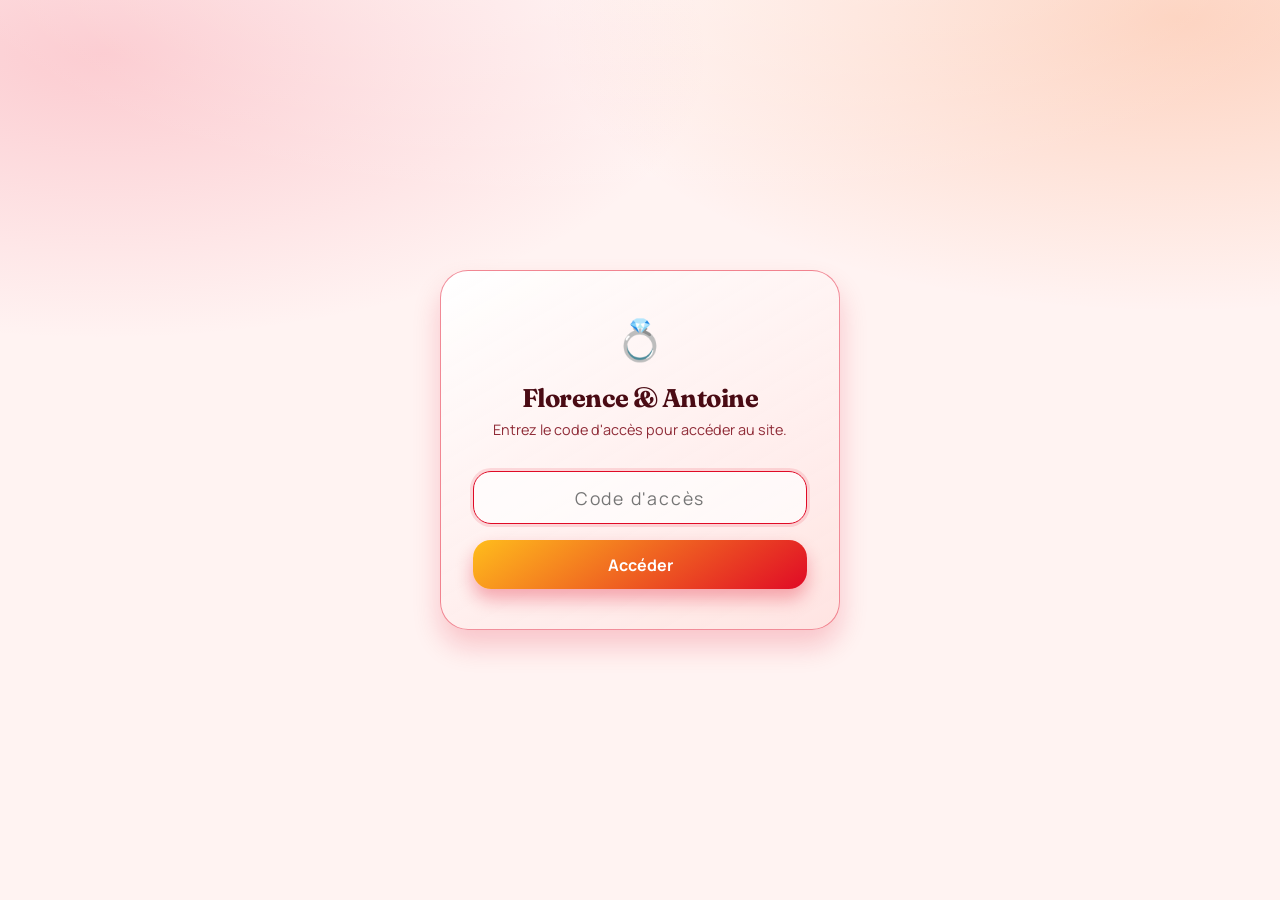
<file: access.html>
<!DOCTYPE html>
<html lang="fr">
<head>
  <meta charset="UTF-8">
  <meta name="viewport" content="width=device-width, initial-scale=1.0">
  <title>Accès — Mariage Florence &amp; Antoine</title>
  <link rel="icon" href="data:image/svg+xml,<svg xmlns='http://www.w3.org/2000/svg' viewBox='0 0 100 100'><text y='.9em' font-size='90'>💍</text></svg>">
  <link rel="preconnect" href="https://fonts.googleapis.com">
  <link rel="preconnect" href="https://fonts.gstatic.com" crossorigin>
  <link href="https://fonts.googleapis.com/css2?family=Fraunces:opsz,wght@9..144,600;9..144,700&family=Manrope:wght@400;500;600;700&display=swap" rel="stylesheet">
  <style>
    *, *::before, *::after { box-sizing: border-box; margin: 0; padding: 0; }

    body {
      font-family: Manrope, "Segoe UI", sans-serif;
      min-height: 100dvh;
      display: flex;
      align-items: center;
      justify-content: center;
      padding: 1.5rem;
      color: #4a0b14;
      background:
        radial-gradient(1200px 520px at 50% -12%, rgba(255,255,255,0.36), rgba(255,255,255,0) 62%),
        radial-gradient(980px 460px at 8% 6%, rgba(240,63,89,0.22), rgba(240,63,89,0) 62%),
        radial-gradient(980px 460px at 92% 2%, rgba(246,93,8,0.22), rgba(246,93,8,0) 64%),
        #fff3f2;
    }

    .card {
      background: linear-gradient(150deg, rgba(255,255,255,0.94), rgba(255,225,223,0.84));
      border: 1px solid rgba(224,10,38,0.45);
      border-radius: 28px;
      box-shadow: 0 16px 28px rgba(224,10,38,0.2);
      padding: 2.5rem 2rem;
      width: 100%;
      max-width: 400px;
      text-align: center;
    }

    .icon { font-size: 2.5rem; margin-bottom: 1rem; }

    h1 {
      font-family: Fraunces, Georgia, serif;
      font-size: 1.6rem;
      font-weight: 700;
      color: #4a0b14;
      margin-bottom: 0.4rem;
      letter-spacing: -0.02em;
    }

    .subtitle {
      font-size: 0.9rem;
      color: #8f2b37;
      margin-bottom: 2rem;
    }

    input[type="text"] {
      width: 100%;
      padding: 0.85rem 1.1rem;
      border: 1.5px solid rgba(224,10,38,0.45);
      border-radius: 18px;
      font-size: 1.1rem;
      font-family: Manrope, sans-serif;
      letter-spacing: 0.1em;
      text-align: center;
      outline: none;
      background: rgba(255,255,255,0.7);
      color: #4a0b14;
      transition: border-color 0.15s, box-shadow 0.15s;
    }

    input[type="text"]:focus {
      border-color: #e00a26;
      box-shadow: 0 0 0 3px rgba(224,10,38,0.12);
    }

    .btn {
      display: block;
      width: 100%;
      margin-top: 1rem;
      padding: 0.85rem;
      background: linear-gradient(145deg, #ffbd1c, #e00a26);
      color: #fff;
      font-family: Manrope, sans-serif;
      font-size: 1rem;
      font-weight: 700;
      border: none;
      border-radius: 18px;
      cursor: pointer;
      box-shadow: 0 10px 18px rgba(224,10,38,0.32);
      transition: transform 0.15s, filter 0.15s, opacity 0.15s;
    }

    .btn:hover:not(:disabled) {
      transform: translateY(-2px);
      filter: saturate(1.08);
    }

    .btn:active { transform: translateY(0); }
    .btn:disabled { opacity: 0.6; cursor: not-allowed; }

    .error {
      margin-top: 1rem;
      padding: 0.7rem 1rem;
      background: rgba(224,10,38,0.08);
      color: #e00a26;
      border-radius: 12px;
      font-size: 0.88rem;
      display: none;
    }

    .error.visible { display: block; }
  </style>
</head>
<body>
  <div class="card">
    <div class="icon">💍</div>
    <h1>Florence &amp; Antoine</h1>
    <p class="subtitle">Entrez le code d'accès pour accéder au site.</p>
    <form id="accessForm" autocomplete="off">
      <input type="text" id="codeInput" placeholder="Code d'accès" autocomplete="off" spellcheck="false" inputmode="text" autofocus>
      <button type="submit" class="btn" id="submitBtn">Accéder</button>
      <div class="error" id="errorMsg">Code incorrect. Veuillez réessayer.</div>
    </form>
  </div>

  <script>
    const form = document.getElementById('accessForm');
    const input = document.getElementById('codeInput');
    const btn = document.getElementById('submitBtn');
    const errorMsg = document.getElementById('errorMsg');

    form.addEventListener('submit', async (e) => {
      e.preventDefault();
      const code = input.value.trim();
      if (!code) return;

      btn.disabled = true;
      errorMsg.classList.remove('visible');

      try {
        const res = await fetch('/api/access', {
          method: 'POST',
          headers: { 'Content-Type': 'application/json' },
          body: JSON.stringify({ code }),
        });
        const data = await res.json();
        if (data.ok) {
          window.location.replace('/');
        } else {
          errorMsg.classList.add('visible');
          input.select();
        }
      } catch {
        errorMsg.textContent = 'Erreur réseau. Veuillez réessayer.';
        errorMsg.classList.add('visible');
      } finally {
        btn.disabled = false;
      }
    });
  </script>
</body>
</html>
</file>
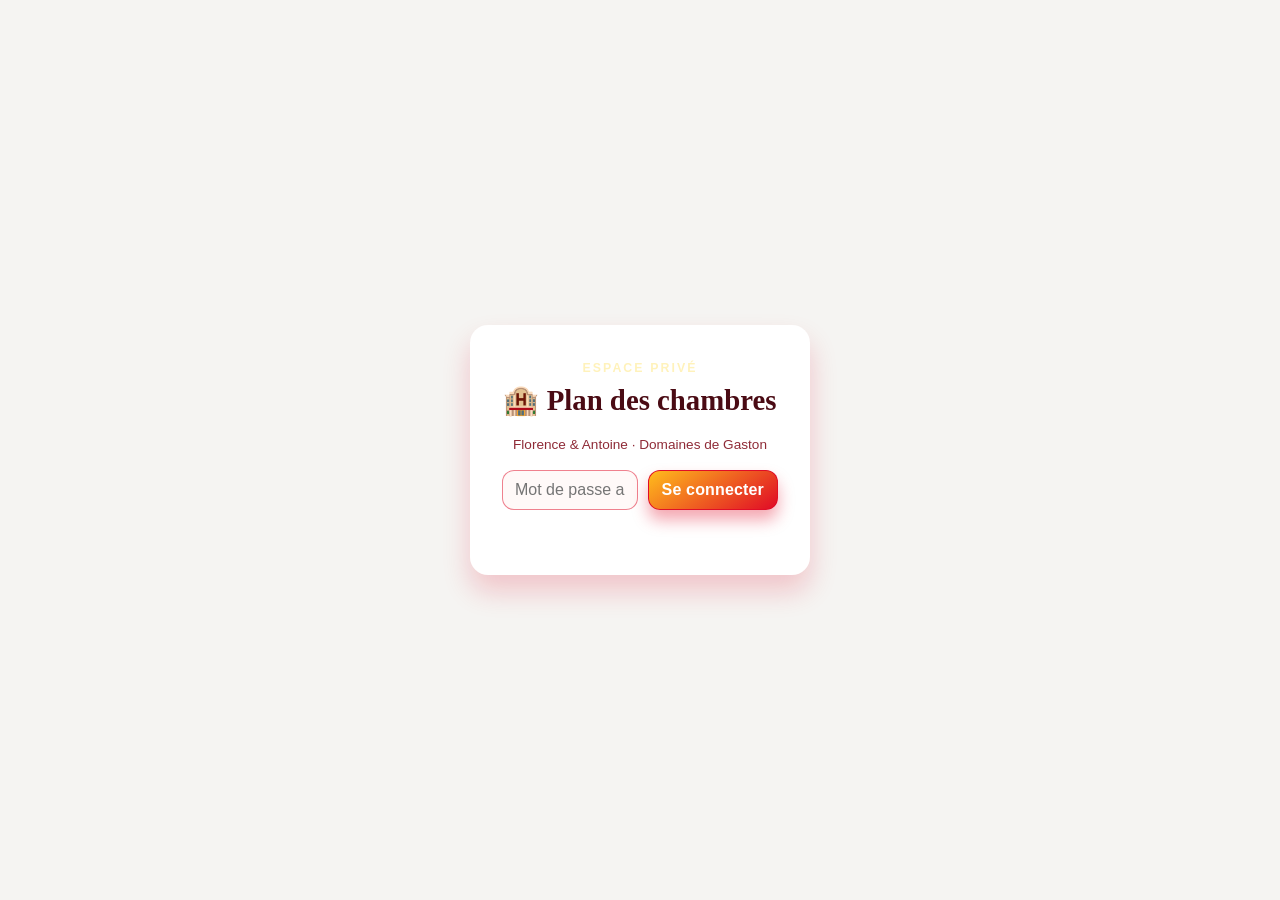
<file: chambres.html>
<!DOCTYPE html>
<html lang="fr">
<head>
  <meta charset="UTF-8">
  <meta name="viewport" content="width=device-width, initial-scale=1.0">
  <title>Plan des chambres — Florence &amp; Antoine</title>
  <link rel="icon" href="data:image/svg+xml,<svg xmlns='http://www.w3.org/2000/svg' viewBox='0 0 100 100'><text y='.9em' font-size='90'>🏨</text></svg>">
  <link rel="stylesheet" href="styles.css">
  <style>
    /* ── Layout ──────────────────────────────────────────────── */
    .ch-app { display: flex; flex-direction: column; height: 100vh; overflow: hidden; }
    .ch-topbar {
      display: flex; align-items: center; gap: 8px;
      padding: 0 14px; height: 52px; flex-shrink: 0;
      background: var(--ink); color: #fff;
      box-shadow: 0 2px 8px rgba(0,0,0,.18);
      z-index: 20;
    }
    .ch-topbar-title { font: 700 1rem 'Manrope',sans-serif; color: #fff; white-space: nowrap; }
    .ch-back-btn {
      color: rgba(255,255,255,.75); font-size: 0.82rem; font-weight: 700;
      text-decoration: none; white-space: nowrap;
      padding: 4px 8px; border-radius: 6px;
      border: 1px solid rgba(255,255,255,.25);
      transition: background .15s;
    }
    .ch-back-btn:hover { background: rgba(255,255,255,.12); color: #fff; }
    .ch-sep { width: 1px; height: 22px; background: rgba(255,255,255,.2); flex-shrink: 0; }
    .ch-stats-bar {
      display: flex; gap: 16px; font-size: 0.78rem; color: rgba(255,255,255,.8);
      flex: 1; overflow: hidden;
    }
    .ch-stat { white-space: nowrap; }
    .ch-stat strong { color: #fff; }
    .ch-sync { font-size: 0.72rem; color: rgba(255,255,255,.55); white-space: nowrap; }

    /* ── Corps ───────────────────────────────────────────────── */
    .ch-body { display: flex; flex: 1; overflow: hidden; }

    /* ── Sidebar invités ─────────────────────────────────────── */
    .ch-sidebar {
      width: 200px; flex-shrink: 0;
      display: flex; flex-direction: column;
      background: var(--card); border-right: 1px solid var(--border);
      overflow: hidden;
    }
    .ch-sidebar-head {
      padding: 10px 12px 8px;
      border-bottom: 1px solid var(--border);
      flex-shrink: 0;
    }
    .ch-sidebar-head h3 {
      margin: 0 0 6px; font-size: 0.78rem; text-transform: uppercase;
      letter-spacing: .05em; color: var(--ink-soft);
    }
    .ch-sidebar-search {
      width: 100%; box-sizing: border-box;
      font: 0.82rem 'Manrope',sans-serif;
      padding: 4px 8px; border: 1px solid var(--border);
      border-radius: 6px; background: var(--bg); color: var(--ink);
      box-shadow: none;
    }
    .ch-guest-list { overflow-y: auto; flex: 1; padding: 6px; }
    .ch-guest-item {
      display: flex; align-items: center; gap: 6px;
      padding: 6px 8px; border-radius: 8px;
      cursor: pointer; font-size: 0.82rem; font-weight: 600;
      color: var(--ink); border: 1.5px solid transparent;
      transition: background .12s, border-color .12s;
      margin-bottom: 3px;
    }
    .ch-guest-item:hover { background: var(--surface-alt); }
    .ch-guest-item.is-selected {
      background: rgba(240,63,89,.1);
      border-color: var(--rose);
      color: var(--rose);
    }
    .ch-guest-item.is-placed {
      opacity: .45; cursor: default;
      text-decoration: line-through;
    }
    .ch-guest-item.is-placed:hover { background: transparent; }
    .ch-guest-dot {
      width: 8px; height: 8px; border-radius: 50%;
      background: var(--rose); flex-shrink: 0;
    }
    .ch-guest-item.is-placed .ch-guest-dot { background: #22c55e; }
    .ch-guest-cat {
      font-size: 0.68rem; color: var(--ink-soft);
      font-weight: 500; margin-left: auto;
    }
    .ch-sidebar-empty {
      padding: 16px 12px; font-size: 0.82rem;
      color: var(--ink-soft); text-align: center; font-style: italic;
    }

    /* ── Zone principale (carte) ────────────────────────────────── */
    .ch-main { flex: 1; overflow: hidden; display: flex; flex-direction: column; padding: 0; position: relative; }
    .ch-map-wrap {
      flex: 1; min-height: 0;
      display: flex; align-items: center; justify-content: center;
      background: #e8e3dc; padding: 12px; box-sizing: border-box;
    }
    .ch-map-inner {
      position: relative;
      aspect-ratio: 4 / 3;
      max-width: 100%; max-height: 100%;
      width: 100%;
    }
    .ch-map-img {
      width: 100%; height: 100%; display: block;
      border-radius: 10px;
      box-shadow: 0 4px 24px rgba(0,0,0,.22);
    }
    .ch-map-hotspots { position: absolute; inset: 0; border-radius: 10px; }
    .ch-map-hotspot {
      position: absolute;
      cursor: pointer; border-radius: 6px; overflow: visible;
      transition: transform .25s cubic-bezier(.34,1.56,.64,1), box-shadow .25s ease;
      transform-origin: center; z-index: 1;
    }
    .ch-map-hotspot:hover,
    .ch-map-hotspot.drag-over { transform: scale(1.1); box-shadow: 0 8px 24px rgba(0,0,0,.45); z-index: 10; }
    .ch-map-hotspot.drag-over::after {
      content: "";
      position: absolute; inset: -3px;
      border: 2px dashed var(--rose, #f03f59);
      border-radius: 9px;
      pointer-events: none;
      background: rgba(240,63,89,.10);
    }
    .ch-map-hotspot-bg {
      position: absolute; inset: 0;
      background: url(PLAN-DES-DOMAINES-AQUARELLE.jpg) no-repeat;
      pointer-events: none;
      border-radius: 5px; overflow: hidden;
    }
    .ch-hs-badge {
      position: absolute; top: -8px; right: -8px;
      min-width: 20px; height: 20px; padding: 0 5px;
      border-radius: 10px;
      font-size: 10px; font-weight: 700; line-height: 20px;
      text-align: center; white-space: nowrap;
      pointer-events: none; z-index: 5;
      background: #888; color: #fff;
      box-shadow: 0 1px 4px rgba(0,0,0,.35);
      transition: background .2s ease;
    }
    .ch-hs-badge.partial { background: var(--rose, #f03f59); }
    .ch-hs-badge.full { background: #22c55e; }
    .ch-hs-drop-label {
      position: absolute; bottom: -24px; left: 50%; transform: translateX(-50%);
      background: var(--rose, #f03f59); color: #fff;
      font-size: 10px; font-weight: 700; white-space: nowrap;
      padding: 2px 7px; border-radius: 4px;
      pointer-events: none; z-index: 6;
      opacity: 0; transition: opacity .15s ease;
    }
    .ch-map-hotspot.drag-over .ch-hs-drop-label { opacity: 1; }

    /* ── Modal bâtiment ──────────────────────────────────────────── */
    .ch-modal {
      position: absolute; inset: 0; z-index: 50;
      display: flex; align-items: center; justify-content: center;
      padding: 20px;
    }
    .ch-modal.is-hidden { display: none; }
    .ch-modal-backdrop {
      position: absolute; inset: 0;
      background: rgba(10,8,6,.52); backdrop-filter: blur(2px);
    }
    .ch-modal-panel {
      position: relative; z-index: 1;
      background: var(--card); border-radius: 18px;
      box-shadow: 0 20px 60px rgba(0,0,0,.35);
      width: 100%; max-width: 720px;
      max-height: calc(100% - 40px);
      display: flex; flex-direction: column; overflow: hidden;
      animation: modal-in .22s cubic-bezier(.34,1.32,.64,1) both;
    }
    @keyframes modal-in {
      from { opacity: 0; transform: scale(.93) translateY(10px); }
      to   { opacity: 1; transform: none; }
    }
    .ch-modal-header {
      display: flex; align-items: center; gap: 12px;
      padding: 16px 20px 14px;
      border-bottom: 1px solid var(--border); flex-shrink: 0;
    }
    .ch-modal-title { font: 700 1.05rem 'Manrope',sans-serif; color: var(--ink); flex: 1; }
    .ch-modal-close {
      background: none; border: 1px solid var(--border);
      color: var(--ink-soft); border-radius: 8px;
      padding: 4px 10px; font-size: 0.8rem; cursor: pointer;
      box-shadow: none; transition: background .12s, color .12s;
    }
    .ch-modal-close:hover { background: var(--surface-alt); color: var(--ink); box-shadow: none; transform: none; filter: none; }
    .ch-modal-rooms { overflow-y: auto; padding: 16px 20px; flex: 1; }
    .ch-modal-rooms .ch-rooms-grid { margin-bottom: 16px; }

    /* Onglets bâtiments */
    .ch-building-tabs {
      display: flex; gap: 6px; margin-bottom: 16px;
      flex-wrap: wrap;
    }
    .ch-building-tab {
      padding: 7px 16px; border-radius: 20px;
      font: 600 0.82rem 'Manrope',sans-serif;
      border: 1.5px solid var(--border);
      background: var(--card); color: var(--ink-soft);
      cursor: pointer; transition: all .15s;
    }
    .ch-building-tab:hover { border-color: var(--rose); color: var(--rose); }
    .ch-building-tab.is-active {
      background: var(--ink); color: #fff; border-color: var(--ink);
    }
    .ch-building-section { display: none; }
    .ch-building-section.is-active { display: block; }

    /* Sous-section (étage / chalet) */
    .ch-floor-title {
      font: 700 0.72rem 'Manrope',sans-serif;
      text-transform: uppercase; letter-spacing: .06em;
      color: var(--ink-soft); margin: 18px 0 10px;
      padding-bottom: 6px; border-bottom: 1px solid var(--border);
    }
    .ch-floor-title:first-child { margin-top: 0; }

    /* Grille de chambres */
    .ch-rooms-grid {
      display: grid;
      grid-template-columns: repeat(auto-fill, minmax(210px, 1fr));
      gap: 10px;
      margin-bottom: 8px;
    }

    /* Carte chambre */
    .ch-room-card {
      background: var(--card); border: 2px solid var(--border);
      border-radius: 12px; padding: 12px;
      cursor: pointer;
      transition: border-color .15s, box-shadow .15s, transform .12s ease;
      position: relative;
    }
    .ch-room-card:hover { border-color: var(--rose); box-shadow: 0 4px 14px rgba(240,63,89,.12); }
    .ch-room-card.is-full { border-color: #22c55e; cursor: default; }
    .ch-room-card.is-full:hover { border-color: #22c55e; box-shadow: none; }
    .ch-room-card.can-drop {
      border-color: var(--rose); border-style: dashed;
      box-shadow: 0 0 0 3px rgba(240,63,89,.15);
      animation: pulse-border .8s ease-in-out infinite alternate;
    }
    @keyframes pulse-border {
      from { box-shadow: 0 0 0 2px rgba(240,63,89,.15); }
      to   { box-shadow: 0 0 0 5px rgba(240,63,89,.28); }
    }

    .ch-room-name {
      font: 700 0.88rem 'Manrope',sans-serif;
      color: var(--ink); margin: 0 0 3px;
    }
    .ch-room-beds {
      font-size: 0.73rem; color: var(--ink-soft);
      margin: 0 0 8px;
    }
    .ch-room-capacity {
      display: flex; align-items: center; gap: 6px;
      margin-bottom: 8px;
    }
    .ch-room-bar-wrap {
      flex: 1; height: 5px; background: var(--border);
      border-radius: 99px; overflow: hidden;
    }
    .ch-room-bar {
      height: 100%; border-radius: 99px;
      transition: width 0.4s cubic-bezier(.4,0,.2,1);
      background: var(--rose);
      transition: width .3s ease;
    }
    .ch-room-bar.is-full { background: #22c55e; }
    .ch-room-cap-label {
      font: 600 0.72rem 'Manrope',sans-serif;
      color: var(--ink-soft); white-space: nowrap;
    }
    .ch-room-badge-full {
      position: absolute; top: 8px; right: 8px;
      font-size: 0.65rem; font-weight: 700;
      background: #22c55e; color: #fff;
      padding: 2px 6px; border-radius: 99px;
    }
    .ch-room-sdb {
      font-size: 0.68rem; color: var(--ink-soft);
      margin-bottom: 8px;
    }

    /* Occupants dans la chambre */
    .ch-room-occupants { display: flex; flex-direction: column; gap: 3px; }
    .ch-occupant-row {
      display: flex; align-items: center; gap: 4px;
      font-size: 0.78rem; font-weight: 600; color: var(--ink);
    }
    .ch-occupant-remove {
      margin-left: auto; background: none; border: none;
      color: var(--ink-soft); cursor: pointer; font-size: 0.8rem;
      padding: 0 2px; line-height: 1; box-shadow: none; transform: none;
      transition: color .12s;
    }
    .ch-occupant-remove:hover { color: var(--danger); box-shadow: none; transform: none; filter: none; }

    /* Chambre des mariés */
    .ch-room-card.is-bridal {
      border-color: var(--gold-dark);
      background: linear-gradient(135deg, rgba(255,189,28,.06), rgba(224,10,38,.04));
    }
    .ch-room-card.is-bridal .ch-room-name::after {
      content: " 💍"; font-size: 0.8em;
    }

    /* Grille extérieure pour les blocs chalets */
    .ch-rooms-grid[data-floor="chalets-a"],
    .ch-rooms-grid[data-floor="chalets-b"] {
      grid-template-columns: repeat(auto-fill, minmax(280px, 1fr));
    }

    /* Bloc par chalet */
    .ch-chalet-block {
      border: 2px solid var(--border);
      border-radius: 14px;
      padding: 10px;
      background: var(--card);
      transition: border-color .15s;
    }
    .ch-chalet-block.is-full { border-color: #22c55e; }
    .ch-chalet-header {
      display: flex; align-items: center; justify-content: space-between;
      margin-bottom: 8px; padding-bottom: 6px;
      border-bottom: 1px solid var(--border);
    }
    .ch-chalet-name { font: 700 0.85rem 'Manrope',sans-serif; color: var(--ink); }
    .ch-chalet-cap  { font: 600 0.72rem 'Manrope',sans-serif; color: var(--ink-soft); }
    .ch-chalet-rooms { display: grid; gap: 6px; }

    /* Carte de sous-chambre dans un bloc chalet */
    .ch-room-card.is-compact { padding: 8px 8px 6px; border-radius: 9px; }
    .ch-room-card.is-compact .ch-room-sdb { display: none; }

    /* Drag and drop */
    .ch-guest-item { cursor: grab; }
    .ch-guest-item.is-dragging,
    .ch-occupant-row.is-dragging { opacity: 0.35; cursor: grabbing; }
    .ch-occupant-row[draggable="true"] { cursor: grab; }
    .ch-room-card.drag-over {
      border-color: var(--rose) !important;
      border-style: dashed !important;
      box-shadow: 0 4px 16px rgba(240,63,89,.18);
      transform: scale(1.025);
    }

    /* Animations */
    @keyframes ch-card-in {
      from { opacity: 0; transform: translateY(8px); }
      to   { opacity: 1; transform: translateY(0); }
    }
    @keyframes ch-flash-green {
      0%, 100% { background: var(--card); }
      30%      { background: rgba(34,197,94,.18); box-shadow: 0 0 0 4px rgba(34,197,94,.22); }
    }
    @keyframes ch-flash-red {
      0%, 100% { background: var(--card); }
      30%      { background: rgba(220,38,38,.14); box-shadow: 0 0 0 4px rgba(220,38,38,.18); }
    }
    .ch-room-card.flash-green { animation: ch-flash-green 0.55s ease; }
    .ch-room-card.flash-red   { animation: ch-flash-red  0.50s ease; }

    /* ── Gate connexion ──────────────────────────────────────── */
    .ch-gate {
      position: fixed; inset: 0; z-index: 100;
      display: flex; align-items: center; justify-content: center;
      background: var(--bg);
    }
    .ch-gate-card {
      background: var(--card); border-radius: 18px;
      padding: 36px 32px; max-width: 340px; width: 90%;
      box-shadow: var(--shadow-card);
      text-align: center;
    }

    /* ── Responsive ──────────────────────────────────────────── */
    @media (max-width: 640px) {
      .ch-sidebar { width: 160px; }
      .ch-rooms-grid { grid-template-columns: 1fr; }
      .ch-stat:nth-child(n+3) { display: none; }
    }
    @media (max-width: 480px) {
      .ch-sidebar { display: none; }
      .ch-main { padding: 10px; }
    }
  </style>
</head>
<body data-page="chambres">

<!-- Gate connexion -->
<section id="chGate" class="ch-gate">
  <div class="ch-gate-card">
    <p class="kicker">Espace privé</p>
    <h2 style="font-family:'Fraunces',serif;font-size:1.8rem;margin:8px 0 20px;">🏨 Plan des chambres</h2>
    <p style="font-size:0.85rem;color:var(--ink-soft);margin:0 0 18px;">Florence &amp; Antoine · Domaines de Gaston</p>
    <form id="chLoginForm" class="row-form row-form-2 admin-login">
      <input id="chPassword" type="password" placeholder="Mot de passe administrateur" autocomplete="current-password" required>
      <button type="submit">Se connecter</button>
    </form>
    <p id="chLoginError" class="admin-error" aria-live="polite"></p>
  </div>
</section>

<!-- Application -->
<div id="chApp" class="ch-app is-hidden">

  <!-- Topbar -->
  <header class="ch-topbar">
    <a href="organisation.html" class="ch-back-btn">← Org.</a>
    <div class="ch-sep"></div>
    <span class="ch-topbar-title">🏨 Plan des chambres</span>
    <div class="ch-sep"></div>
    <div class="ch-stats-bar">
      <span class="ch-stat">Placés : <strong id="statPlaced">0</strong> / <strong id="statTotal">0</strong></span>
      <span class="ch-stat">Couchages : <strong id="statBeds">0</strong> / 106</span>
      <span class="ch-stat">Chambres pleines : <strong id="statFull">0</strong></span>
    </div>
    <span id="chSyncStatus" class="ch-sync"></span>
    <button id="chDarkToggle" class="dark-mode-toggle-btn" type="button">🌙</button>
  </header>

  <!-- Corps -->
  <div class="ch-body">

    <!-- Sidebar invités -->
    <aside class="ch-sidebar">
      <div class="ch-sidebar-head">
        <h3>🏨 Invités à placer</h3>
        <input id="chGuestSearch" class="ch-sidebar-search" type="text" placeholder="Rechercher…">
      </div>
      <div id="chGuestList" class="ch-guest-list">
        <p class="ch-sidebar-empty">Aucun invité avec hébergement.</p>
      </div>
    </aside>

    <!-- Zone principale : carte -->
    <main class="ch-main">
      <div class="ch-map-wrap">
        <div class="ch-map-inner">
          <img src="PLAN-DES-DOMAINES-AQUARELLE.jpg" class="ch-map-img" alt="Plan des Domaines de Gaston">
          <div id="chMapHotspots" class="ch-map-hotspots"></div>
        </div>
      </div>

      <!-- Modal bâtiment (absolute dans .ch-main → sidebar non floutée) -->
      <div id="chBuildingModal" class="ch-modal is-hidden">
        <div class="ch-modal-backdrop" id="chModalBackdrop"></div>
        <div class="ch-modal-panel">
          <div class="ch-modal-header">
            <span id="chModalTitle" class="ch-modal-title"></span>
            <button id="chModalClose" class="ch-modal-close" type="button">✕ Fermer</button>
          </div>
          <div id="chModalRooms" class="ch-modal-rooms"></div>
        </div>
      </div>
    </main>

  </div><!-- .ch-body -->

</div><!-- #chApp -->

<script>
"use strict";

// ── Données des chambres (source : Domaines de Gaston) ─────────────────
const ROOMS = [
  // ── Manoir 1er étage ─────────────────────────────────────
  { id:"manoir-1-gedeon",        name:"Chez Gédéon",              floor:"manoir-1",      sdb:"Privée",     beds:"2 lits simples",                  capacity:2 },
  { id:"manoir-1-hippolyte",     name:"Chez Hippolyte",           floor:"manoir-1",      sdb:"Privée",     beds:"2 lits simples",                  capacity:2 },
  { id:"manoir-1-leon",          name:"Chez Léon",                floor:"manoir-1",      sdb:"Privée",     beds:"2 lits simples",                  capacity:2 },
  { id:"manoir-1-gilberte",      name:"Chez Gilberte",            floor:"manoir-1",      sdb:"Privée",     beds:"2 lits simples",                  capacity:2 },
  { id:"manoir-1-simone",        name:"Chez Simone et Jean-Paul", floor:"manoir-1",      sdb:"Privée",     beds:"1 lit double et 2 lits simples",  capacity:4, bridal:true },
  { id:"manoir-1-dolores",       name:"Chez Dolores",             floor:"manoir-1",      sdb:"Privée",     beds:"4 lits simples",                  capacity:4 },
  { id:"manoir-1-jeanne",        name:"Chez Jeanne",              floor:"manoir-1",      sdb:"Privée",     beds:"4 lits simples",                  capacity:4 },
  { id:"manoir-1-antoinette",    name:"Chez Antoinette",          floor:"manoir-1",      sdb:"Privée",     beds:"1 lit double et 3 lits simples",  capacity:5 },
  { id:"manoir-1-paul",          name:"Chez Paul",                floor:"manoir-1",      sdb:"Privée",     beds:"5 lits simples",                  capacity:5 },
  // ── Manoir 2ème étage ────────────────────────────────────
  { id:"manoir-2-nicolas-1",     name:"Chez Nicolas — ch.1",      floor:"manoir-2",      sdb:"Privée",     beds:"3 lits simples",                  capacity:3 },
  { id:"manoir-2-nicolas-2",     name:"Chez Nicolas — ch.2",      floor:"manoir-2",      sdb:"Privée",     beds:"2 lits simples",                  capacity:2 },
  { id:"manoir-2-hadrien",       name:"Chez Hadrien",             floor:"manoir-2",      sdb:"Privée",     beds:"2 lits simples",                  capacity:2 },
  { id:"manoir-2-isaure",        name:"Chez Isaure",              floor:"manoir-2",      sdb:"Privée",     beds:"2 lits simples",                  capacity:2 },
  { id:"manoir-2-alain-1",       name:"Chez Alain — ch.1",        floor:"manoir-2",      sdb:"Privée",     beds:"1 double et 1 lit simple",        capacity:3 },
  { id:"manoir-2-alain-2",       name:"Chez Alain — ch.2",        floor:"manoir-2",      sdb:"Privée",     beds:"1 double et 1 lit simple",        capacity:3 },
  // ── Caravelle 1er étage ──────────────────────────────────
  { id:"caravelle-1-albert",     name:"Chez Albert",              floor:"caravelle-1",   sdb:"Partagées",  beds:"2 lits simples",                  capacity:2, note:"SYFCO" },
  { id:"caravelle-1-philomene",  name:"Chez Philomène",           floor:"caravelle-1",   sdb:"Partagées",  beds:"1 lit double",                    capacity:2 },
  { id:"caravelle-1-lucien",     name:"Chez Lucien",              floor:"caravelle-1",   sdb:"Partagées",  beds:"1 lit double",                    capacity:2 },
  { id:"caravelle-1-theophile",  name:"Chez Théophile",           floor:"caravelle-1",   sdb:"Partagées",  beds:"2 lits simples",                  capacity:2 },
  { id:"caravelle-1-felicie",    name:"Chez Félicie",             floor:"caravelle-1",   sdb:"Partagées",  beds:"1 lit double",                    capacity:2 },
  // ── Caravelle RDC ────────────────────────────────────────
  { id:"caravelle-rdc-dimitri",  name:"Chez Dimitri",             floor:"caravelle-rdc", sdb:"Partagées",  beds:"1 lit double et 1 lit simple",    capacity:3 },
  // ── Chalets A (avec salon) ───────────────────────────────
  { id:"chalet-camille-ch1",     chalet:"Camille",    subName:"Chambre 1", floor:"chalets-a", sdb:"Partagée", beds:"1 lit double",                 capacity:2 },
  { id:"chalet-camille-ch2",     chalet:"Camille",    subName:"Chambre 2", floor:"chalets-a", sdb:"Partagée", beds:"2 lits simples (superposés)",  capacity:2 },
  { id:"chalet-camille-salon",   chalet:"Camille",    subName:"Salon",     floor:"chalets-a", sdb:"Partagée", beds:"1 canapé-lit double",           capacity:2 },
  { id:"chalet-bernard-ch1",     chalet:"Bernard",    subName:"Chambre 1", floor:"chalets-a", sdb:"Partagée", beds:"1 lit double",                 capacity:2 },
  { id:"chalet-bernard-ch2",     chalet:"Bernard",    subName:"Chambre 2", floor:"chalets-a", sdb:"Partagée", beds:"2 lits simples",               capacity:2 },
  { id:"chalet-bernard-salon",   chalet:"Bernard",    subName:"Salon",     floor:"chalets-a", sdb:"Partagée", beds:"1 canapé-lit double",           capacity:2 },
  { id:"chalet-justine-ch1",     chalet:"Justine",    subName:"Chambre 1", floor:"chalets-a", sdb:"Partagée", beds:"1 lit double",                 capacity:2 },
  { id:"chalet-justine-ch2",     chalet:"Justine",    subName:"Chambre 2", floor:"chalets-a", sdb:"Partagée", beds:"2 lits simples (superposés)",  capacity:2 },
  { id:"chalet-justine-salon",   chalet:"Justine",    subName:"Salon",     floor:"chalets-a", sdb:"Partagée", beds:"1 canapé-lit double",           capacity:2 },
  { id:"chalet-iris-ch1",        chalet:"Iris",       subName:"Chambre 1", floor:"chalets-a", sdb:"Partagée", beds:"1 lit double",                 capacity:2 },
  { id:"chalet-iris-ch2",        chalet:"Iris",       subName:"Chambre 2", floor:"chalets-a", sdb:"Partagée", beds:"2 lits simples (superposés)",  capacity:2 },
  { id:"chalet-iris-salon",      chalet:"Iris",       subName:"Salon",     floor:"chalets-a", sdb:"Partagée", beds:"1 canapé-lit double",           capacity:2 },
  // ── Chalets B (doubles) ──────────────────────────────────
  { id:"chalet-juliette-g",      chalet:"Juliette",   subName:"Chambre 1", floor:"chalets-b", sdb:"Privée", beds:"2 lits simples", capacity:2 },
  { id:"chalet-juliette-d",      chalet:"Juliette",   subName:"Chambre 2", floor:"chalets-b", sdb:"Privée", beds:"2 lits simples", capacity:2 },
  { id:"chalet-constant-g",      chalet:"Constant",   subName:"Chambre 1", floor:"chalets-b", sdb:"Privée", beds:"2 lits simples", capacity:2 },
  { id:"chalet-constant-d",      chalet:"Constant",   subName:"Chambre 2", floor:"chalets-b", sdb:"Privée", beds:"2 lits simples", capacity:2 },
  { id:"chalet-germaine-g",      chalet:"Germaine",   subName:"Chambre 1", floor:"chalets-b", sdb:"Privée", beds:"2 lits simples", capacity:2 },
  { id:"chalet-germaine-d",      chalet:"Germaine",   subName:"Chambre 2", floor:"chalets-b", sdb:"Privée", beds:"2 lits simples", capacity:2 },
  { id:"chalet-marguerite-g",    chalet:"Marguerite", subName:"Chambre 1", floor:"chalets-b", sdb:"Privée", beds:"2 lits simples", capacity:2 },
  { id:"chalet-marguerite-d",    chalet:"Marguerite", subName:"Chambre 2", floor:"chalets-b", sdb:"Privée", beds:"2 lits simples", capacity:2 },
  { id:"chalet-gaspard-g",       chalet:"Gaspard",    subName:"Chambre 1", floor:"chalets-b", sdb:"Privée", beds:"2 lits simples", capacity:2 },
  { id:"chalet-gaspard-d",       chalet:"Gaspard",    subName:"Chambre 2", floor:"chalets-b", sdb:"Privée", beds:"2 lits simples", capacity:2 },
  { id:"chalet-odette-g",        chalet:"Odette",     subName:"Chambre 1", floor:"chalets-b", sdb:"Privée", beds:"2 lits simples", capacity:2 },
  { id:"chalet-odette-d",        chalet:"Odette",     subName:"Chambre 2", floor:"chalets-b", sdb:"Privée", beds:"2 lits simples", capacity:2 },
];

const ROOM_BY_ID = Object.fromEntries(ROOMS.map(r => [r.id, r]));
const TOTAL_CAPACITY = ROOMS.reduce((s, r) => s + r.capacity, 0);

// ── Bâtiments sur la carte (positions en % de l'image 1200×900) ────────
const MAP_BUILDINGS = [
  { id:"manoir",     label:"Le Manoir",       floors:[
      { id:"manoir-1",       label:"1er étage — Salle de bain privée" },
      { id:"manoir-2",       label:"2ème étage — Salle de bain privée" },
    ], l:35.6, t:12.8, w:8,   h:12.5 },
  { id:"caravelle",  label:"La Caravelle",    floors:[
      { id:"caravelle-1",   label:"1er étage — Salle de bain partagée" },
      { id:"caravelle-rdc", label:"Rez-de-chaussée — Salle de bain partagée" },
    ], l:49.7, t:36.9, w:7.2, h:10.1 },
  { id:"bernard",    label:"Chalet Bernard",    chalet:"Bernard",    l:40.9, t:39.3, w:6,   h:6.9 },
  { id:"constant",   label:"Chalet Constant",   chalet:"Constant",   l:29.5, t:44.2, w:6.6, h:6.1 },
  { id:"gaspard",    label:"Chalet Gaspard",    chalet:"Gaspard",    l:30.1, t:50.4, w:5.3, h:6.3 },
  { id:"camille",    label:"Chalet Camille",    chalet:"Camille",    l:33.5, t:57,   w:5.5, h:6.4 },
  { id:"iris",       label:"Chalet Iris",       chalet:"Iris",       l:63.2, t:44.3, w:3.3, h:7   },
  { id:"juliette",   label:"Chalet Juliette",   chalet:"Juliette",   l:68.7, t:46.2, w:6,   h:6.9 },
  { id:"odette",     label:"Chalet Odette",     chalet:"Odette",     l:67.5, t:53.2, w:5.2, h:5.5 },
  { id:"marguerite", label:"Chalet Marguerite", chalet:"Marguerite", l:65.8, t:58.6, w:8.4, h:5.6 },
  { id:"germaine",   label:"Chalet Germaine",   chalet:"Germaine",   l:67.5, t:64.7, w:6.4, h:5.9 },
  { id:"justine",    label:"Chalet Justine",    chalet:"Justine",    l:63.3, t:69.3, w:4.9, h:6.6 },
];

// ── État local ──────────────────────────────────────────────────────────
const SERVER_ENDPOINT   = "/api/data";
const ADMIN_CHECK       = "/api/admin/check";
const ADMIN_SESSION_KEY = "plan_mariage_admin_token";

let chAdminToken = "";
let chGuests     = [];
let chAssign     = {};
let selectedGuestId    = null;
let dragGuestId        = null;
let pendingFlash       = null; // { roomId, type:"green"|"red" }
let activeBuilding     = null;
const _animatedFloors  = new Set();
let lastKnownUpdatedAt = 0;
let syncTimer = null;
let syncPending = false;

// ── DOM ─────────────────────────────────────────────────────────────────
const chGate       = document.getElementById("chGate");
const chApp        = document.getElementById("chApp");
const chLoginForm  = document.getElementById("chLoginForm");
const chPassword   = document.getElementById("chPassword");
const chLoginError = document.getElementById("chLoginError");
const chGuestList  = document.getElementById("chGuestList");
const chGuestSearch= document.getElementById("chGuestSearch");
const chSyncStatus = document.getElementById("chSyncStatus");
const statPlaced   = document.getElementById("statPlaced");
const statTotal    = document.getElementById("statTotal");
const statBeds     = document.getElementById("statBeds");
const statFull     = document.getElementById("statFull");

// ── Utilitaires ─────────────────────────────────────────────────────────
function escHtml(s) {
  return String(s).replace(/&/g,"&amp;").replace(/</g,"&lt;").replace(/>/g,"&gt;");
}

// ── Connexion ────────────────────────────────────────────────────────────
async function tryLogin(token) {
  try {
    const r = await fetch(ADMIN_CHECK, { headers: { "X-Admin-Key": token }, cache: "no-store" });
    return r.ok;
  } catch { return false; }
}

chLoginForm.addEventListener("submit", async (e) => {
  e.preventDefault();
  const token = chPassword.value.trim();
  if (!token) return;
  chLoginError.textContent = "Connexion…";
  const ok = await tryLogin(token);
  if (!ok) { chLoginError.textContent = "Mot de passe incorrect."; return; }
  chAdminToken  = token;
  sessionStorage.setItem(ADMIN_SESSION_KEY, token);
  chLoginError.textContent = "";
  await loadData();
  renderHotspots();
  chGate.classList.add("is-hidden");
  chApp.classList.remove("is-hidden");
  startSyncPoll();
});

// Restaurer session
const savedToken = sessionStorage.getItem(ADMIN_SESSION_KEY);
if (savedToken) {
  tryLogin(savedToken).then(ok => {
    if (!ok) return;
    chAdminToken = savedToken;
    loadData().then(() => {
      renderHotspots();
      chGate.classList.add("is-hidden");
      chApp.classList.remove("is-hidden");
      startSyncPoll();
    });
  });
}

// ── Chargement / sauvegarde ──────────────────────────────────────────────
async function loadData() {
  try {
    const r = await fetch(SERVER_ENDPOINT, { cache: "no-store", headers: { "X-Admin-Key": chAdminToken } });
    if (!r.ok) return;
    const data = await r.json();
    chGuests = (data.guests || []);
    chAssign = data.roomAssignments || {};
    lastKnownUpdatedAt = data.updatedAt || 0;
    render();
  } catch (err) {
    setSyncStatus("⚠ Erreur de chargement");
  }
}

function setSyncStatus(msg) {
  if (chSyncStatus) chSyncStatus.textContent = msg;
}

let _saveDebounce = null;
function saveData() {
  syncPending = true;
  setSyncStatus("⏳ Sauvegarde…");
  if (_saveDebounce) clearTimeout(_saveDebounce);
  _saveDebounce = setTimeout(async () => {
    try {
      // On charge d'abord pour merger proprement
      const r0 = await fetch(SERVER_ENDPOINT, { cache:"no-store", headers:{"X-Admin-Key":chAdminToken} });
      const current = r0.ok ? await r0.json() : {};
      const payload = { ...current, roomAssignments: chAssign, updatedAt: Date.now() };
      const r = await fetch(SERVER_ENDPOINT, {
        method: "POST",
        headers: { "Content-Type":"application/json", "X-Admin-Key": chAdminToken },
        body: JSON.stringify(payload),
      });
      if (r.ok) {
        setSyncStatus("✓ Sauvegardé");
        lastKnownUpdatedAt = payload.updatedAt;
        syncPending = false;
        setTimeout(() => setSyncStatus(""), 2500);
      } else {
        setSyncStatus("⚠ Erreur sauvegarde");
      }
    } catch { setSyncStatus("⚠ Erreur réseau"); }
  }, 800);
}

// Sync polling (détecte les modifications depuis un autre appareil)
function startSyncPoll() {
  if (syncTimer) clearInterval(syncTimer);
  syncTimer = setInterval(async () => {
    if (syncPending) return;
    try {
      const r = await fetch(SERVER_ENDPOINT, { cache:"no-store", headers:{"X-Admin-Key":chAdminToken} });
      if (!r.ok) return;
      const data = await r.json();
      if ((data.updatedAt || 0) > lastKnownUpdatedAt) {
        chGuests = (data.guests || []);
        chAssign = data.roomAssignments || {};
        lastKnownUpdatedAt = data.updatedAt;
        render();
        setSyncStatus("🔄 Mis à jour");
        setTimeout(() => setSyncStatus(""), 2000);
      }
    } catch {}
  }, 15000);
}

// ── Assignation ──────────────────────────────────────────────────────────
function assignGuest(guestId, roomId) {
  const room = ROOM_BY_ID[roomId];
  if (!room) return;
  const occupants = Object.entries(chAssign).filter(([,rid]) => rid === roomId);
  if (occupants.length >= room.capacity) return;
  delete chAssign[guestId];
  chAssign[guestId] = roomId;
  selectedGuestId = null;
  pendingFlash = { roomId, type: "green" };
  saveData();
  render();
}

function removeGuest(guestId) {
  const roomId = chAssign[guestId];
  delete chAssign[guestId];
  if (roomId) pendingFlash = { roomId, type: "red" };
  saveData();
  render();
}

// ── Rendu ────────────────────────────────────────────────────────────────
function render() {
  renderSidebar();
  renderRooms();
  renderStats();
  updateHotspotBadges();
  if (pendingFlash) {
    const { roomId, type } = pendingFlash;
    pendingFlash = null;
    requestAnimationFrame(() => {
      const card = document.querySelector(`.ch-room-card[data-rid="${CSS.escape(roomId)}"]`);
      if (!card) return;
      card.classList.remove("flash-green", "flash-red");
      void card.offsetWidth; // force reflow
      card.classList.add(`flash-${type}`);
      card.addEventListener("animationend", () => card.classList.remove(`flash-${type}`), { once: true });
    });
  }
}

function guestCatLabel(g) {
  if (g.guestCategory === "baby")  return "🍼";
  if (g.guestCategory === "child") return "👶";
  if (g.guestCategory === "teen")  return "🧑";
  return "";
}

function renderSidebar() {
  const search = (chGuestSearch?.value || "").toLowerCase().normalize("NFD").replace(/[̀-ͯ]/g,"");
  const hebergGuests = chGuests.filter(g => g.hebergement || g.isHost);

  const filtered = hebergGuests.filter(g => {
    if (!search) return true;
    return g.name.toLowerCase().normalize("NFD").replace(/[̀-ͯ]/g,"").includes(search);
  });

  if (filtered.length === 0) {
    chGuestList.innerHTML = `<p class="ch-sidebar-empty">${hebergGuests.length === 0 ? "Aucun invité avec hébergement activé." : "Aucun résultat."}</p>`;
    return;
  }

  const sorted = [...filtered].sort((a, b) => {
    const pa = chAssign[a.id] ? 1 : 0;
    const pb = chAssign[b.id] ? 1 : 0;
    return pa - pb;
  });

  chGuestList.innerHTML = sorted.map(g => {
    const placed = chAssign[g.id];
    const isSelected = g.id === selectedGuestId;
    return `<div class="ch-guest-item${placed ? " is-placed" : ""}${isSelected ? " is-selected" : ""}"
        data-gid="${escHtml(g.id)}">
      <span class="ch-guest-dot"></span>
      <span>${escHtml(g.name)}</span>
      <span class="ch-guest-cat">${guestCatLabel(g)}</span>
    </div>`;
  }).join("");

  chGuestList.querySelectorAll(".ch-guest-item").forEach(el => {
    const gid = el.dataset.gid;

    // Clic pour sélectionner (invités non placés uniquement)
    if (!el.classList.contains("is-placed")) {
      el.addEventListener("click", () => {
        selectedGuestId = selectedGuestId === gid ? null : gid;
        renderSidebar();
        renderRooms();
      });
    }

    // Drag
    el.setAttribute("draggable", "true");
    el.addEventListener("dragstart", (e) => {
      dragGuestId = gid;
      e.dataTransfer.setData("text/plain", gid);
      e.dataTransfer.effectAllowed = "move";
      requestAnimationFrame(() => el.classList.add("is-dragging"));
    });
    el.addEventListener("dragend", () => {
      el.classList.remove("is-dragging");
      dragGuestId = null;
      document.querySelectorAll(".ch-room-card.drag-over").forEach(c => c.classList.remove("drag-over"));
      document.querySelectorAll(".ch-map-hotspot.drag-over").forEach(h => h.classList.remove("drag-over"));
    });
  });
}

function getRoomOccupants() {
  const o = {};
  for (const [gid, rid] of Object.entries(chAssign)) {
    const g = chGuests.find(x => x.id === gid);
    if (!g) continue;
    if (!o[rid]) o[rid] = [];
    o[rid].push(g);
  }
  return o;
}

function getBuildingRooms(b) {
  if (b.chalet) return ROOMS.filter(r => r.chalet === b.chalet);
  if (b.floors) {
    const floorIds = new Set(b.floors.map(f => f.id));
    return ROOMS.filter(r => floorIds.has(r.floor));
  }
  return [];
}

function updateHotspotBadges() {
  const occ = getRoomOccupants();
  document.querySelectorAll(".ch-map-hotspot").forEach(el => {
    const b = MAP_BUILDINGS.find(x => x.id === el.dataset.bid);
    if (!b) return;
    const rooms = getBuildingRooms(b);
    const totalCap = rooms.reduce((s, r) => s + r.capacity, 0);
    const occupied = rooms.reduce((s, r) => s + (occ[r.id]?.length || 0), 0);
    const badge = el.querySelector(".ch-hs-badge");
    if (!badge) return;
    badge.textContent = `${occupied}/${totalCap}`;
    badge.className = "ch-hs-badge" + (occupied === 0 ? "" : occupied >= totalCap ? " full" : " partial");
  });
}

function renderRooms() {
  if (activeBuilding) renderModalRooms();
}

function renderModalRooms(animate = false) {
  if (!activeBuilding) return;
  const b   = activeBuilding;
  const occ = getRoomOccupants();
  const container = document.getElementById("chModalRooms");
  if (!container) return;

  let html = "";
  if (b.chalet) {
    const rooms = ROOMS.filter(r => r.chalet === b.chalet);
    html = chaletBlock(b.chalet, rooms, occ);
  } else if (b.floors) {
    for (const f of b.floors) {
      const rooms = ROOMS.filter(r => r.floor === f.id);
      html += `<p class="ch-floor-title">${escHtml(f.label)}</p>
        <div class="ch-rooms-grid" data-floor="${escHtml(f.id)}">
          ${rooms.map(r => roomCard(r, occ[r.id] || [])).join("")}
        </div>`;
    }
  }
  container.innerHTML = html;
  bindRoomCards(container);
  if (animate) animateRoomsIn(container);
}

function bindRoomCards(container) {
  container.querySelectorAll(".ch-room-card").forEach(card => {
    const rid  = card.dataset.rid;
    const room = ROOM_BY_ID[rid];
    const occs = Object.values(chAssign).filter(r => r === rid);
    const isFull = occs.length >= room.capacity;

    card.addEventListener("click", () => {
      if (!selectedGuestId || isFull) return;
      assignGuest(selectedGuestId, rid);
    });

    card.querySelectorAll(".ch-occupant-remove").forEach(btn => {
      btn.addEventListener("click", (e) => {
        e.stopPropagation();
        removeGuest(btn.dataset.gid);
      });
    });

    card.querySelectorAll(".ch-occupant-row").forEach(row => {
      const gid = row.querySelector(".ch-occupant-remove")?.dataset.gid;
      if (!gid) return;
      row.setAttribute("draggable", "true");
      row.addEventListener("dragstart", (e) => {
        e.stopPropagation();
        dragGuestId = gid;
        e.dataTransfer.setData("text/plain", gid);
        e.dataTransfer.effectAllowed = "move";
        requestAnimationFrame(() => row.classList.add("is-dragging"));
      });
      row.addEventListener("dragend", () => {
        row.classList.remove("is-dragging");
        dragGuestId = null;
        document.querySelectorAll(".ch-room-card.drag-over").forEach(c => c.classList.remove("drag-over"));
      });
    });

    card.addEventListener("dragover", (e) => {
      if (!dragGuestId) return;
      if (chAssign[dragGuestId] === rid) return;
      const liveCount = Object.values(chAssign).filter(r => r === rid).length;
      if (liveCount >= room.capacity) return;
      e.preventDefault();
      e.dataTransfer.dropEffect = "move";
      card.classList.add("drag-over");
    });
    card.addEventListener("dragleave", (e) => {
      if (!card.contains(e.relatedTarget)) card.classList.remove("drag-over");
    });
    card.addEventListener("drop", (e) => {
      e.preventDefault();
      card.classList.remove("drag-over");
      const gid = e.dataTransfer.getData("text/plain") || dragGuestId;
      if (!gid) return;
      assignGuest(gid, rid);
      dragGuestId = null;
    });
  });
}

function renderHotspots() {
  const container = document.getElementById("chMapHotspots");
  if (!container) return;
  container.innerHTML = MAP_BUILDINGS.map(b => {
    const bsX = (10000 / b.w).toFixed(1);
    const bsY = (10000 / b.h).toFixed(1);
    const bpX = (b.l * 100 / (100 - b.w)).toFixed(1);
    const bpY = (b.t * 100 / (100 - b.h)).toFixed(1);
    return `<div class="ch-map-hotspot" data-bid="${escHtml(b.id)}"
      style="left:${b.l}%;top:${b.t}%;width:${b.w}%;height:${b.h}%">
      <div class="ch-map-hotspot-bg" style="background-size:${bsX}% ${bsY}%;background-position:${bpX}% ${bpY}%"></div>
      <span class="ch-hs-badge">0/0</span>
      <span class="ch-hs-drop-label">Déposer ici ↓</span>
    </div>`;
  }).join("");
  container.querySelectorAll(".ch-map-hotspot").forEach(el => {
    el.addEventListener("click", () => openBuildingModal(el.dataset.bid));
    el.addEventListener("dragover", (e) => {
      if (!dragGuestId) return;
      e.preventDefault();
      e.dataTransfer.dropEffect = "move";
      el.classList.add("drag-over");
    });
    el.addEventListener("dragleave", (e) => {
      if (!el.contains(e.relatedTarget)) el.classList.remove("drag-over");
    });
    el.addEventListener("drop", (e) => {
      e.preventDefault();
      el.classList.remove("drag-over");
      const gid = e.dataTransfer.getData("text/plain") || dragGuestId;
      if (!gid) return;
      dragGuestId = null;
      selectedGuestId = gid;
      openBuildingModal(el.dataset.bid);
    });
  });
  updateHotspotBadges();
}

function openBuildingModal(bid) {
  const b = MAP_BUILDINGS.find(x => x.id === bid);
  if (!b) return;
  activeBuilding = b;
  const modal = document.getElementById("chBuildingModal");
  document.getElementById("chModalTitle").textContent = b.label;
  modal.classList.remove("is-hidden");
  // Force animation replay
  const panel = modal.querySelector(".ch-modal-panel");
  panel.style.animation = "none";
  void panel.offsetWidth;
  panel.style.animation = "";
  if (selectedGuestId) renderSidebar();
  renderModalRooms(true);
}

function closeBuildingModal() {
  activeBuilding = null;
  document.getElementById("chBuildingModal").classList.add("is-hidden");
}

function animateRoomsIn(grid) {
  const items = grid.querySelectorAll(".ch-room-card, .ch-chalet-block");
  items.forEach((el, i) => {
    el.style.opacity = "0";
    el.style.animation = "none";
    requestAnimationFrame(() => requestAnimationFrame(() => {
      el.style.animation = `ch-card-in 0.22s ease ${i * 40}ms both`;
    }));
  });
}

function chaletBlock(chaletName, rooms, roomOccupants) {
  const totalCap = rooms.reduce((s, r) => s + r.capacity, 0);
  const totalOcc = rooms.reduce((s, r) => s + (roomOccupants[r.id] || []).length, 0);
  const allFull  = rooms.every(r => (roomOccupants[r.id] || []).length >= r.capacity);
  return `<div class="ch-chalet-block${allFull ? " is-full" : ""}">
    <div class="ch-chalet-header">
      <span class="ch-chalet-name">Chalet ${escHtml(chaletName)}</span>
      <span class="ch-chalet-cap">${totalOcc}/${totalCap}</span>
    </div>
    <div class="ch-chalet-rooms" style="grid-template-columns:repeat(${rooms.length},1fr)">
      ${rooms.map(r => roomCardCompact(r, roomOccupants[r.id] || [])).join("")}
    </div>
  </div>`;
}

function roomCardCompact(room, occupants) {
  const isFull  = occupants.length >= room.capacity;
  const pct     = room.capacity > 0 ? Math.round((occupants.length / room.capacity) * 100) : 0;
  const canDrop = selectedGuestId && !isFull;
  const classes = ["ch-room-card","is-compact",isFull?"is-full":"",canDrop?"can-drop":""].filter(Boolean).join(" ");
  const occupantRows = occupants.map(g =>
    `<div class="ch-occupant-row">
       <span>${escHtml(g.name)}</span>
       <button class="ch-occupant-remove" data-gid="${escHtml(g.id)}" title="Retirer">✕</button>
     </div>`
  ).join("");
  return `<div class="${classes}" data-rid="${escHtml(room.id)}">
    ${isFull ? `<span class="ch-room-badge-full">Complet</span>` : ""}
    <p class="ch-room-name">${escHtml(room.subName)}</p>
    <p class="ch-room-beds">${escHtml(room.beds)}</p>
    <div class="ch-room-capacity">
      <div class="ch-room-bar-wrap"><div class="ch-room-bar${isFull?" is-full":""}" style="width:${pct}%"></div></div>
      <span class="ch-room-cap-label">${occupants.length}/${room.capacity}</span>
    </div>
    <div class="ch-room-occupants">${occupantRows}</div>
  </div>`;
}

function roomCard(room, occupants) {
  const isFull    = occupants.length >= room.capacity;
  const pct       = room.capacity > 0 ? Math.round((occupants.length / room.capacity) * 100) : 0;
  const canDrop   = selectedGuestId && !isFull;
  const classes   = [
    "ch-room-card",
    isFull    ? "is-full"   : "",
    canDrop   ? "can-drop"  : "",
    room.bridal ? "is-bridal" : "",
  ].filter(Boolean).join(" ");

  const occupantRows = occupants.map(g =>
    `<div class="ch-occupant-row">
       <span>${escHtml(g.name)}</span>
       <button class="ch-occupant-remove" data-gid="${escHtml(g.id)}" title="Retirer">✕</button>
     </div>`
  ).join("");

  const noteHtml = room.note ? `<span class="ch-room-sdb" style="color:var(--gold-dark)">⚠ ${escHtml(room.note)}</span>` : "";

  return `<div class="${classes}" data-rid="${escHtml(room.id)}">
    ${isFull ? `<span class="ch-room-badge-full">Complet</span>` : ""}
    <p class="ch-room-name">${escHtml(room.name)}</p>
    <p class="ch-room-beds">${escHtml(room.beds)}</p>
    <p class="ch-room-sdb">SDB ${escHtml(room.sdb)}</p>
    ${noteHtml}
    <div class="ch-room-capacity">
      <div class="ch-room-bar-wrap">
        <div class="ch-room-bar${isFull ? " is-full" : ""}" style="width:${pct}%"></div>
      </div>
      <span class="ch-room-cap-label">${occupants.length}/${room.capacity}</span>
    </div>
    <div class="ch-room-occupants">${occupantRows}</div>
  </div>`;
}

function renderStats() {
  const hebergGuests = chGuests.filter(g => g.hebergement);
  const placed = hebergGuests.filter(g => chAssign[g.id]).length;
  const bedsUsed = Object.keys(chAssign).filter(gid => chGuests.find(g => g.id === gid)).length;
  const fullRooms = ROOMS.filter(r => {
    const occ = Object.values(chAssign).filter(rid => rid === r.id).length;
    return occ >= r.capacity && occ > 0;
  }).length;

  if (statPlaced) statPlaced.textContent = placed;
  if (statTotal)  statTotal.textContent  = hebergGuests.length;
  if (statBeds)   statBeds.textContent   = bedsUsed;
  if (statFull)   statFull.textContent   = fullRooms;
}

// ── Modal : fermeture ────────────────────────────────────────────────────
document.getElementById("chModalClose")?.addEventListener("click", closeBuildingModal);
document.getElementById("chModalBackdrop")?.addEventListener("click", closeBuildingModal);
document.addEventListener("keydown", (e) => { if (e.key === "Escape") closeBuildingModal(); });

// ── Recherche ────────────────────────────────────────────────────────────
chGuestSearch?.addEventListener("input", () => renderSidebar());

// ── Dark mode ────────────────────────────────────────────────────────────
const darkToggle = document.getElementById("chDarkToggle");
const isDark = localStorage.getItem("dark-mode") === "true";
if (isDark) document.body.classList.add("dark-mode");
darkToggle?.addEventListener("click", () => {
  const d = document.body.classList.toggle("dark-mode");
  localStorage.setItem("dark-mode", d);
  darkToggle.textContent = d ? "☀️" : "🌙";
});
if (isDark && darkToggle) darkToggle.textContent = "☀️";
</script>
</body>
</html>
</file>
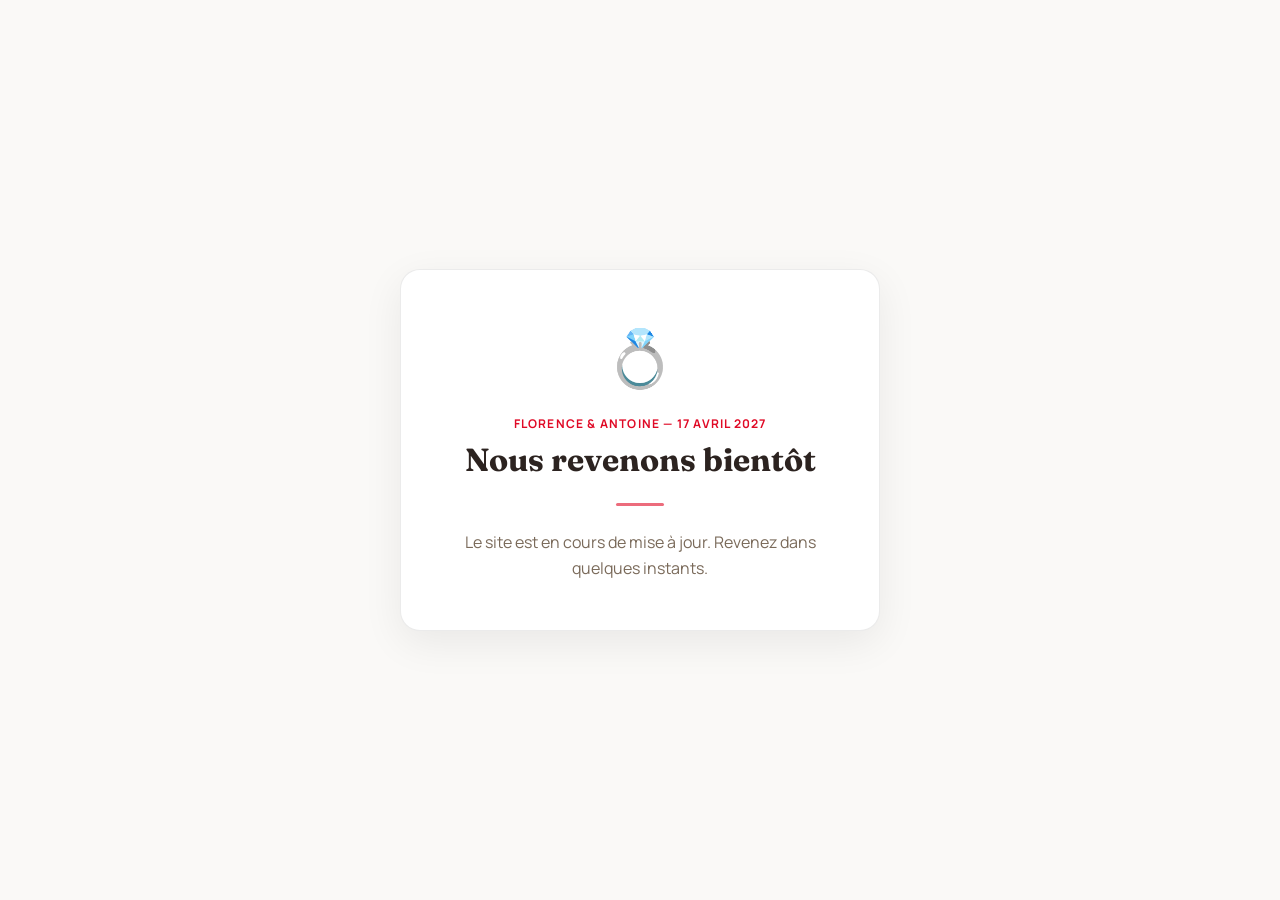
<file: maintenance.html>
<!DOCTYPE html>
<html lang="fr">
<head>
  <meta charset="UTF-8">
  <meta name="viewport" content="width=device-width, initial-scale=1.0">
  <title>Maintenance — Florence &amp; Antoine</title>
  <meta name="robots" content="noindex, nofollow">
  <link rel="icon" href="data:image/svg+xml,<svg xmlns='http://www.w3.org/2000/svg' viewBox='0 0 100 100'><text y='.9em' font-size='90'>💍</text></svg>">
  <link rel="preconnect" href="https://fonts.googleapis.com">
  <link rel="preconnect" href="https://fonts.gstatic.com" crossorigin>
  <link href="https://fonts.googleapis.com/css2?family=Fraunces:opsz,wght@9..144,600;9..144,700&family=Manrope:wght@400;500;600&display=swap" rel="stylesheet">
  <style>
    *, *::before, *::after { box-sizing: border-box; margin: 0; padding: 0; }

    :root {
      --bg:       #faf9f7;
      --card-bg:  #ffffff;
      --ink:      #2c2320;
      --ink-soft: #7a6a5a;
      --accent:   #e00a26;
      --border:   rgba(0,0,0,0.08);
    }
    @media (prefers-color-scheme: dark) {
      :root {
        --bg:       #1a1612;
        --card-bg:  #242018;
        --ink:      #f0e8e0;
        --ink-soft: #9a8a7a;
        --border:   rgba(255,255,255,0.08);
      }
    }

    body {
      font-family: 'Manrope', sans-serif;
      background: var(--bg);
      color: var(--ink);
      min-height: 100vh;
      display: flex;
      flex-direction: column;
      align-items: center;
      justify-content: center;
      padding: 2rem 1.5rem;
      text-align: center;
    }

    .maintenance-card {
      background: var(--card-bg);
      border: 1px solid var(--border);
      border-radius: 20px;
      padding: 3rem 2.5rem;
      max-width: 480px;
      width: 100%;
      box-shadow: 0 12px 40px rgba(0,0,0,0.07);
    }

    .maintenance-emoji {
      font-size: 3.5rem;
      margin-bottom: 1.2rem;
      display: block;
      animation: pulse 2.4s ease-in-out infinite;
    }

    @keyframes pulse {
      0%, 100% { transform: scale(1); }
      50%       { transform: scale(1.08); }
    }

    h1 {
      font-family: 'Fraunces', Georgia, serif;
      font-size: 2rem;
      font-weight: 700;
      color: var(--ink);
      margin-bottom: 0.8rem;
      line-height: 1.2;
    }

    .subtitle {
      font-size: 1rem;
      color: var(--ink-soft);
      line-height: 1.6;
      max-width: 360px;
      margin: 0 auto;
    }

    .divider {
      width: 48px;
      height: 3px;
      background: var(--accent);
      border-radius: 3px;
      margin: 1.5rem auto;
      opacity: 0.6;
    }

    .kicker {
      font-size: 0.75rem;
      font-weight: 700;
      letter-spacing: 0.1em;
      text-transform: uppercase;
      color: var(--accent);
      margin-bottom: 0.6rem;
    }

    @media (max-width: 480px) {
      .maintenance-card { padding: 2rem 1.25rem; }
      h1 { font-size: 1.6rem; }
    }
  </style>
</head>
<body>
  <div class="maintenance-card">
    <span class="maintenance-emoji">💍</span>
    <p class="kicker">Florence &amp; Antoine — 17 avril 2027</p>
    <h1>Nous revenons bientôt</h1>
    <div class="divider"></div>
    <p class="subtitle">Le site est en cours de mise à jour. Revenez dans quelques instants.</p>
  </div>
</body>
</html>
</file>
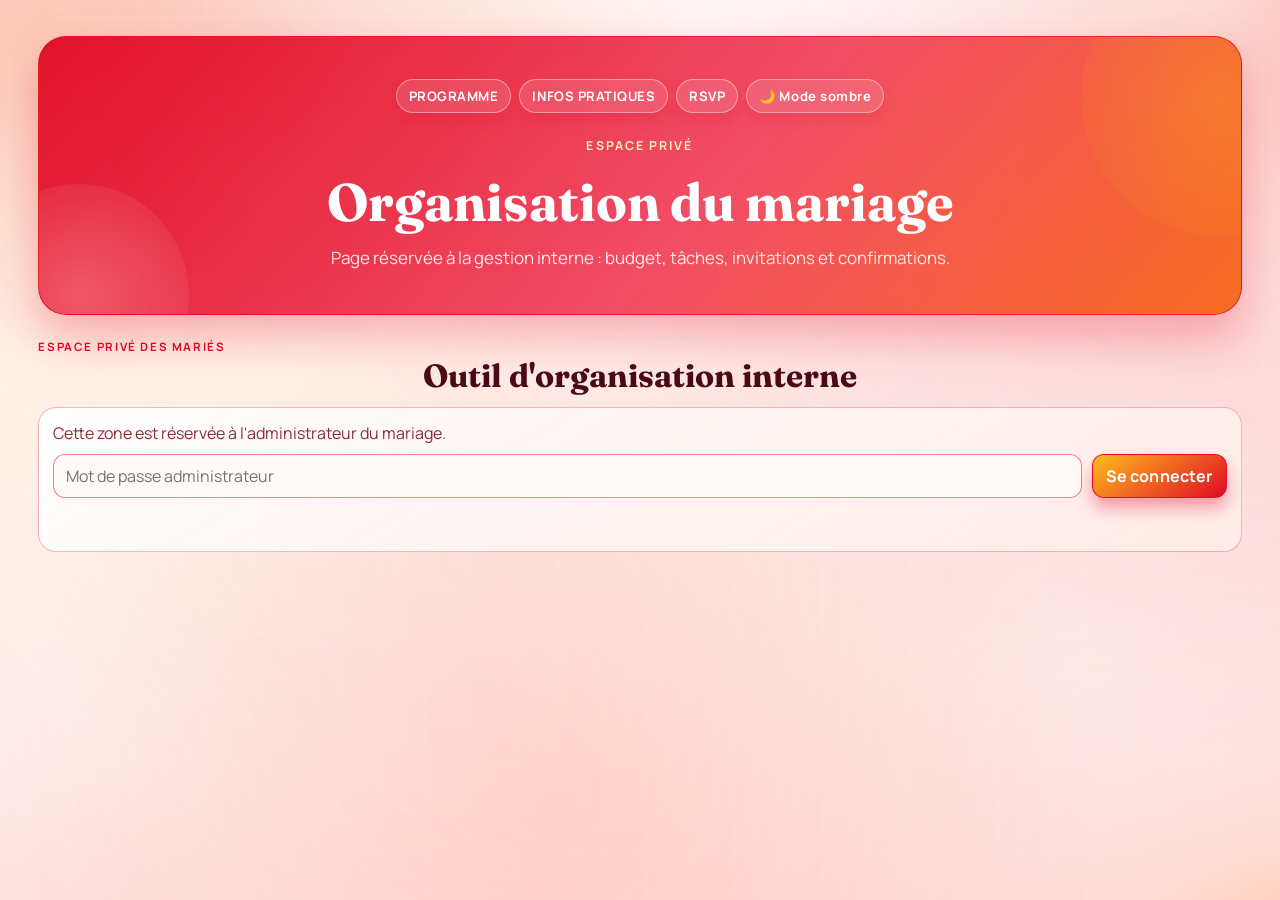
<file: organisation.html>
<!DOCTYPE html>
<html lang="fr">
<head>
  <meta charset="UTF-8">
  <meta name="viewport" content="width=device-width, initial-scale=1.0">
  <title>Organisation mariage</title>
  <link rel="icon" href="data:image/svg+xml,<svg xmlns='http://www.w3.org/2000/svg' viewBox='0 0 100 100'><text y='.9em' font-size='90'>💍</text></svg>">
  <link rel="preconnect" href="https://fonts.googleapis.com">
  <link rel="preconnect" href="https://fonts.gstatic.com" crossorigin>
  <link href="https://fonts.googleapis.com/css2?family=Fraunces:opsz,wght@9..144,600;9..144,700&family=Manrope:wght@400;500;600;700&display=swap" rel="stylesheet">
  <link rel="stylesheet" href="styles.css">
</head>
<body data-page="admin">
  <main class="app-shell">
    <header class="hero" id="accueil">
      <nav class="top-nav" aria-label="Navigation visiteur">
        <a href="index.html#programme">Programme</a>
        <a href="index.html#infos">Infos pratiques</a>
        <a href="index.html#rsvp">RSVP</a>
        <button class="dark-mode-toggle-btn" id="darkModeToggleHero" type="button" aria-label="Basculer mode sombre">🌙 Mode sombre</button>
      </nav>
      <div class="hero-content">
        <p class="kicker">Espace privé</p>
        <h1>Organisation du mariage</h1>
        <p class="subtitle">Page réservée à la gestion interne : budget, tâches, invitations et confirmations.</p>
      </div>
    </header>

    <section class="private-zone" id="organisation">
      <div class="section-head">
        <p class="panel-kicker">Espace privé des mariés</p>
        <h2>Outil d'organisation interne</h2>
      </div>

      <section id="adminGate" class="admin-gate">
        <p>Cette zone est réservée à l'administrateur du mariage.</p>
        <form id="adminLoginForm" class="row-form row-form-2 admin-login">
          <input id="adminPassword" type="password" placeholder="Mot de passe administrateur" autocomplete="current-password" required>
          <button type="submit">Se connecter</button>
        </form>
        <p id="adminError" class="admin-error" aria-live="polite"></p>
      </section>

      <div id="adminContent" class="is-hidden">
        <div class="private-tools-head">
          <p id="syncStatus" class="sync-note"></p>
          <button id="adminLogout" type="button" class="cta cta-secondary">Déconnexion</button>
        </div>

        <div class="admin-tabs" role="tablist" aria-label="Sections organisation">
          <button id="adminTabBtnDashboard" class="admin-tab is-active" type="button" data-admin-tab="dashboard" role="tab" aria-selected="true" aria-controls="adminTabDashboard">Tableau de bord</button>
          <button id="adminTabBtnBudget" class="admin-tab" type="button" data-admin-tab="budget" role="tab" aria-selected="false" aria-controls="adminTabBudget">Budget</button>
          <button id="adminTabBtnTasks" class="admin-tab" type="button" data-admin-tab="tasks" role="tab" aria-selected="false" aria-controls="adminTabTasks">Tâches</button>
          <button id="adminTabBtnGuests" class="admin-tab" type="button" data-admin-tab="guests" role="tab" aria-selected="false" aria-controls="adminTabGuests">Invités<span id="rsvpNewBadge" class="admin-tab-badge"></span></button>
          <button id="adminTabBtnTraiteur" class="admin-tab" type="button" data-admin-tab="traiteur" role="tab" aria-selected="false" aria-controls="adminTabTraiteur">Traiteur</button>
          <a href="plan_table.html" class="admin-tab">🪑 Plan de table</a>
          <a href="chambres.html" class="admin-tab">🏨 Chambres</a>
        </div>

        <section class="metrics">
            <article class="metric-card" data-goto-tab="budget" tabindex="0" role="button" aria-label="Aller au budget">
              <h2>Budget engagé</h2>
              <p id="metricBudgetTotal">0 EUR</p>
              <span class="metric-card-arrow">→ Voir le budget</span>
            </article>
            <article class="metric-card" data-goto-tab="budget" tabindex="0" role="button" aria-label="Aller au budget">
              <h2>Reste à dépenser</h2>
              <p id="metricBudgetLeft">0 EUR</p>
              <span class="metric-card-arrow">→ Voir le budget</span>
            </article>
            <article class="metric-card metric-card-paid" data-goto-tab="budget" tabindex="0" role="button" aria-label="Aller au budget">
              <h2>Déjà payé</h2>
              <p id="metricBudgetPaid">0 EUR</p>
              <span class="metric-card-arrow">→ Voir le budget</span>
            </article>
            <article class="metric-card metric-card-due" data-goto-tab="budget" tabindex="0" role="button" aria-label="Aller au budget">
              <h2>Reste à régler</h2>
              <p id="metricBudgetDue">0 EUR</p>
              <span class="metric-sub" id="metricBudgetDueSub"></span>
              <span class="metric-card-arrow">→ Voir le budget</span>
            </article>
            <article class="metric-card" data-goto-tab="tasks" tabindex="0" role="button" aria-label="Aller aux tâches">
              <h2>Tâches complétées</h2>
              <p id="metricTasks">0%</p>
              <span class="metric-card-arrow">→ Voir les tâches</span>
            </article>
            <article class="metric-card" data-goto-tab="guests" tabindex="0" role="button" aria-label="Aller aux invités">
              <h2>RSVP reçus</h2>
              <p id="metricRsvp">0%</p>
              <span class="metric-card-arrow">→ Voir les invités</span>
            </article>
            <article class="metric-card" data-goto-tab="guests" tabindex="0" role="button" aria-label="Aller aux invités">
              <h2>Confirmés / Déclinés / En attente</h2>
              <p id="metricRsvpBreakdown">0 / 0 / 0</p>
              <span class="metric-sub" id="metricRsvpBreakdownPct"></span>
              <span class="metric-card-arrow">→ Voir les invités</span>
            </article>
            <article class="metric-card" data-goto-tab="traiteur" tabindex="0" role="button" aria-label="Aller au traiteur">
              <h2>Allergies / régimes</h2>
              <p id="metricAllergies">0</p>
              <span class="metric-card-arrow">→ Voir le traiteur</span>
            </article>
            <article class="metric-card" data-goto-tab="traiteur" tabindex="0" role="button" aria-label="Aller au traiteur">
              <h2>Végétariens / vegan</h2>
              <p id="metricVegetariens">0</p>
              <span class="metric-card-arrow">→ Voir le traiteur</span>
            </article>
            <article class="metric-card" data-goto-tab="guests" tabindex="0" role="button" aria-label="Aller aux invités">
              <h2>Hébergements demandés</h2>
              <p id="metricHebergements">0</p>
              <span class="metric-card-arrow">→ Voir les invités</span>
            </article>
            <article class="metric-card" data-goto-tab="guests" tabindex="0" role="button" aria-label="Aller aux invités">
              <h2>Vin d'honneur seulement</h2>
              <p id="metricVinOnly">0</p>
              <span class="metric-sub" id="metricVinOnlySub"></span>
              <span class="metric-card-arrow">→ Voir les invités</span>
            </article>
          </section>

        <section id="adminTabDashboard" class="admin-tab-panel is-active" data-admin-tab-panel="dashboard" role="tabpanel" aria-labelledby="adminTabBtnDashboard">
          <div class="list-tools-actions" style="margin-top:8px;gap:8px;flex-wrap:wrap;">
            <button id="btnDownloadBackup" type="button" class="ghost-action">💾 Télécharger sauvegarde JSON</button>
            <button id="btnToggleMaintenance" type="button" class="ghost-action">🔧 Activer maintenance</button>
          </div>
          <p id="maintenanceStatus" style="font-size:0.8rem;color:var(--ink-soft);margin:4px 0 0 2px;"></p>

          <!-- Graphiques supplémentaires -->
          <div class="extra-charts-grid">
            <div class="extra-chart-card">
              <p class="extra-chart-title">📬 Évolution des RSVP</p>
              <canvas id="rsvpChartCanvas" class="extra-chart-canvas" role="img" aria-label="Évolution des RSVP"></canvas>
            </div>
            <div class="extra-chart-card">
              <p class="extra-chart-title">💶 Budget par catégorie</p>
              <canvas id="budgetBarCanvas" class="extra-chart-canvas" role="img" aria-label="Budget par catégorie"></canvas>
            </div>
          </div>

          <!-- À payer prochainement -->
          <div id="upcomingPaymentsPanel" class="upcoming-payments-panel is-hidden" style="margin-top:14px;">
            <p class="upcoming-payments-title">⏰ À régler prochainement</p>
            <div id="upcomingPaymentsList"></div>
          </div>

          <!-- Dernières réponses RSVP -->
          <div id="latestRsvpPanel" class="upcoming-payments-panel" style="margin-top:14px;">
            <p class="upcoming-payments-title">📬 Dernières réponses reçues</p>
            <div id="latestRsvpList" style="font-size:0.84rem;"></div>
          </div>

          <!-- Team témoin -->
          <div id="witnessTeamPanel" class="upcoming-payments-panel" style="margin-top:14px;">
            <p class="upcoming-payments-title">👑 Team témoin</p>
            <div id="witnessTeamList" style="font-size:0.84rem;"></div>
          </div>
        </section>

        <section id="adminTabBudget" class="admin-tab-panel is-hidden" data-admin-tab-panel="budget" role="tabpanel" aria-labelledby="adminTabBtnBudget">
          <section class="panel">
            <div class="budget-summary-tiles">
              <div class="budget-tile">
                <p class="budget-tile-label">Engagé</p>
                <p class="budget-tile-value" id="budgetTileTotal">—</p>
              </div>
              <div class="budget-tile budget-tile-paid">
                <p class="budget-tile-label">Payé</p>
                <p class="budget-tile-value" id="budgetTilePaid">—</p>
              </div>
              <div class="budget-tile budget-tile-due">
                <p class="budget-tile-label">Reste à payer</p>
                <p class="budget-tile-value" id="budgetTileDue">—</p>
                <p class="budget-tile-sub" id="budgetTileDueSub"></p>
              </div>
              <div class="budget-tile budget-tile-margin" id="budgetTileMarginCard">
                <p class="budget-tile-label">Budget restant</p>
                <p class="budget-tile-value" id="budgetTileMargin">—</p>
                <p class="budget-tile-sub" id="budgetTileMarginSub"></p>
                <div class="budget-tile-bar"><div class="budget-tile-bar-fill" id="budgetTileBarFill"></div></div>
              </div>
            </div>
            <div class="panel-head">
              <p class="panel-kicker">Finance</p>
              <h2>Budget</h2>
            </div>
            <div class="panel-two-col">
              <div class="panel-controls">
                <div class="budget-config-row">
                  <form id="budgetGoalForm" class="row-form row-form-2">
                    <input id="budgetGoal" type="number" min="0" step="0.01" placeholder="Budget cible (€)" required>
                    <button type="submit">✓</button>
                  </form>
                  <form id="budgetPeopleForm" class="row-form budget-people-form">
                    <input id="budgetGuestCount" type="number" min="1" step="1" placeholder="Invités (total)" required>
                    <input id="budgetAdultCount" type="number" min="1" step="1" placeholder="Adultes" required>
                    <button type="submit">✓</button>
                  </form>
                </div>
                <div class="budget-categories-wrap">
                  <p class="field-label">Catégories</p>
                  <div id="budgetCategoryList" class="category-chips"></div>
                  <form id="categoryForm" class="row-form row-form-2">
                    <input id="categoryName" type="text" placeholder="Nouvelle catégorie">
                    <button type="submit">Ajouter</button>
                  </form>
                </div>
                <form id="budgetForm" class="budget-add-form">
                  <div class="budget-form-row">
                    <input id="budgetLabel" type="text" placeholder="Nom du poste" required>
                    <select id="budgetCategory">
                      <option value="">— Sans catégorie —</option>
                    </select>
                  </div>
                  <div class="budget-form-row">
                    <input id="budgetAmountTotal" type="number" min="0" step="0.01" placeholder="Montant total prévu (€)">
                    <input id="budgetAmountPaid" type="number" min="0" step="0.01" placeholder="Déjà payé (€)">
                    <button type="submit">Ajouter</button>
                  </div>
                  <div class="budget-form-row" style="grid-template-columns:1fr auto">
                    <input id="budgetDueDate" type="date" title="Date d'échéance (optionnel)">
                    <span style="display:flex;align-items:center;font-size:0.78rem;color:var(--ink-soft);padding:0 6px;white-space:nowrap;">Date d'échéance</span>
                  </div>
                </form>
                <div class="budget-unit-prices" aria-live="polite">
                  <p class="budget-unit-line">
                    <span id="budgetPerGuestLabel">Tarif final par invité (150 pers.)</span>
                    <strong id="budgetPerGuest">0,00 EUR</strong>
                  </p>
                  <p class="budget-unit-line">
                    <span id="budgetPerAdultLabel">Tarif final par adulte (110 adultes)</span>
                    <strong id="budgetPerAdult">0,00 EUR</strong>
                  </p>
                </div>
              </div>
              <div class="budget-right-col">
                <div class="budget-filters-card">
                  <div class="list-tools">
                    <input id="budgetSearch" type="text" placeholder="🔍 Rechercher un poste…" style="min-width:0">
                    <select id="budgetCategoryFilter">
                      <option value="all">Toutes les catégories</option>
                      <option value="__none__">Sans catégorie</option>
                    </select>
                    <select id="budgetSoldeFilter" style="display:none" aria-hidden="true">
                      <option value="all">Soldé et non soldé</option>
                      <option value="unsettled">Non soldé</option>
                      <option value="settled">Soldé</option>
                    </select>
                    <div class="budget-filter-chips" id="budgetSoldeChips">
                      <button type="button" class="budget-filter-chip is-active" data-solde="all">Tout</button>
                      <button type="button" class="budget-filter-chip" data-solde="unsettled">Non soldé</button>
                      <button type="button" class="budget-filter-chip" data-solde="settled">Soldé ✓</button>
                    </div>
                  </div>
                  <p id="budgetFilterStats" class="list-stats"></p>
                </div>
                <div class="budget-items-card">
                  <ul id="budgetList" class="data-list"></ul>
                </div>
              </div>
            </div>
          </section>
        </section>

        <section id="adminTabTasks" class="admin-tab-panel is-hidden" data-admin-tab-panel="tasks" role="tabpanel" aria-labelledby="adminTabBtnTasks">
          <section class="panel">
            <div class="panel-head">
              <p class="panel-kicker">Organisation</p>
              <h2>Checklist</h2>
            </div>
            <div class="panel-two-col">
              <div class="panel-controls">
                <form id="taskForm" class="row-form">
                  <input id="taskText" type="text" placeholder="Nouvelle tâche" required>
                  <select id="taskPriority">
                    <option value="normal">⚪ Normal</option>
                    <option value="urgent">🔴 Urgent</option>
                    <option value="faible">🟢 Faible</option>
                  </select>
                  <button type="submit">Ajouter</button>
                </form>
                <div class="list-tools">
                  <input id="taskSearch" type="text" placeholder="Rechercher une tâche">
                  <select id="taskFilter">
                    <option value="all">Toutes</option>
                    <option value="todo">À faire</option>
                    <option value="done">Terminées</option>
                  </select>
                </div>
                <div class="list-tools list-tools-actions">
                  <p id="taskStats" class="list-stats">0 tâche</p>
                  <button id="taskClearDone" class="ghost-action" type="button">Supprimer les terminées</button>
                </div>
              </div>
              <div class="panel-list">
                <ul id="taskList" class="data-list"></ul>
              </div>
            </div>
          </section>
        </section>

        <section id="adminTabGuests" class="admin-tab-panel is-hidden" data-admin-tab-panel="guests" role="tabpanel" aria-labelledby="adminTabBtnGuests">
          <section class="panel">
            <div class="panel-head">
              <p class="panel-kicker">Invitations</p>
              <h2>Invités</h2>
            </div>
            <!-- ── Header filtres / stats ───────────────────────── -->
            <div class="guest-header">
              <div class="guest-header-row">
                <!-- Badges statut (toujours visibles) -->
                <div class="guest-stat-badges">
                  <div class="gsb-badge gsb-yes">
                    <span class="gsb-n" id="guestBadgeYes">0</span>
                    <span class="gsb-l">Confirmés</span>
                  </div>
                  <div class="gsb-badge gsb-no">
                    <span class="gsb-n" id="guestBadgeNo">0</span>
                    <span class="gsb-l">Refusés</span>
                  </div>
                  <div class="gsb-badge gsb-pend">
                    <span class="gsb-n" id="guestBadgePend">0</span>
                    <span class="gsb-l">En attente</span>
                  </div>
                </div>
                <!-- Recherche -->
                <input id="guestSearch" type="text" placeholder="🔍 Rechercher un invité…" class="guest-search-input">
                <!-- Toggle filtres (mobile) -->
                <button type="button" id="guestFiltersToggle" class="guest-filters-toggle">Filtres ▾</button>
                <!-- Filtres -->
                <div class="guest-filters-compact" id="guestFiltersPanel">
                  <select id="guestFilter">
                    <option value="all">Tous statuts</option>
                    <option value="pending">En attente</option>
                    <option value="yes">Oui</option>
                    <option value="no">Non</option>
                  </select>
                  <select id="guestAttendanceFilter">
                    <option value="all">Vin + repas / vin seul</option>
                    <option value="vin_repas">Vin + repas</option>
                    <option value="vin_only">Vin seul</option>
                  </select>
                  <select id="guestCategoryFilter">
                    <option value="all">Tous âges</option>
                    <option value="adult">Adultes</option>
                    <option value="teen">Ados</option>
                    <option value="child">Enfants</option>
                    <option value="baby">Bébés</option>
                    <option value="witness">👑 Témoins</option>
                  </select>
                  <select id="guestHebergFilter">
                    <option value="all">Tout hébergement</option>
                    <option value="yes">Dort sur place</option>
                    <option value="info">Demande infos héberg.</option>
                    <option value="no">Ne dort pas sur place</option>
                  </select>
                </div>
                <!-- Formulaire d'ajout -->
                <details class="guest-add-details">
                  <summary>+ Ajouter un invité</summary>
                  <form id="guestForm" class="row-form" style="margin-top:8px;">
                    <input id="guestName" type="text" placeholder="Prénom Nom" required>
                    <select id="guestCategory">
                      <option value="adult">Adulte</option>
                      <option value="teen">Ado</option>
                      <option value="child">Enfant</option>
                      <option value="baby">Bébé</option>
                    </select>
                    <div id="guestParentWrap" style="display:none;position:relative;" title="Parent 1"></div>
                    <div id="guestParent2Wrap" style="display:none;position:relative;" title="Parent 2 (optionnel)"></div>
                    <div id="guestPartnerWrap" style="display:none;position:relative;" title="Conjoint(e)"></div>
                    <label id="guestWitnessLabel" style="display:none;align-items:center;gap:6px;font-size:0.87rem;cursor:pointer;">
                      <input type="checkbox" id="guestWitnessCheck"> 👑 Témoin
                    </label>
                    <select id="guestAttendanceType">
                      <option value="vin_repas">Vin d'honneur + repas</option>
                      <option value="vin_only">Vin d'honneur uniquement</option>
                    </select>
                    <select id="guestStatus">
                      <option value="pending">En attente</option>
                      <option value="yes">Oui</option>
                      <option value="no">Non</option>
                    </select>
                    <button type="submit">Ajouter</button>
                  </form>
                  <div style="margin-top:8px;display:flex;align-items:center;gap:8px;">
                    <button id="importCsvBtn" type="button" class="cta cta-secondary" style="font-size:0.8rem;padding:6px 14px;">📋 Importer CSV</button>
                    <span style="font-size:0.75rem;color:var(--ink-soft);">Un nom par ligne</span>
                    <input type="file" id="csvFileInput" accept=".csv,.txt" style="display:none">
                  </div>
                </details>
                <!-- Actions -->
                <div class="list-tools-actions">
                  <button id="btnAddHosts" type="button" class="ghost-action">💍 Ajouter les mariés</button>
                  <button id="btnExportGuestsCSV" type="button" class="ghost-action">⬇ Exporter CSV</button>
                </div>
              </div>
              <!-- Stats détaillées -->
              <div class="guest-header-stats" aria-live="polite">
                <p id="guestStats" class="list-stats"></p>
                <div class="guest-split-stats">
                  <p id="guestCategoryStats" class="list-stats"></p>
                  <p id="guestVinStats" class="list-stats"></p>
                  <p id="guestMealStats" class="list-stats"></p>
                  <p id="guestHebergStats" class="list-stats"></p>
                </div>
              </div>
            </div>

            <!-- ── Liste deux colonnes ─────────────────────────── -->
            <div class="panel-list">
              <div class="guest-list-cols" id="guestList">
                <div class="guest-list-col" id="guestColRepas">
                  <div class="guest-col-head">
                    <span class="gsh-icon">🍽️</span>
                    <span class="gsh-label">Vin d'honneur + repas</span>
                    <span class="gsh-count" id="guestCountRepas"></span>
                  </div>
                  <ul id="guestListRepas" class="data-list"></ul>
                </div>
                <div class="guest-list-col" id="guestColVinOnly">
                  <div class="guest-col-head">
                    <span class="gsh-icon">🥂</span>
                    <span class="gsh-label">Vin d'honneur uniquement</span>
                    <span class="gsh-count" id="guestCountVinOnly"></span>
                  </div>
                  <ul id="guestListVinOnly" class="data-list"></ul>
                </div>
              </div>
            </div>
          </section>

          <section class="panel">
            <div class="panel-head">
              <p class="panel-kicker">Couleurs</p>
              <h2>Groupes d'invités</h2>
            </div>
            <p style="font-size:0.83rem;color:var(--ink-soft);margin:0 0 10px;">Assignez une couleur à chaque groupe (famille, amis…) pour les visualiser sur le plan de table.</p>
            <div id="guestGroupList" class="category-chips" style="margin-bottom:10px;"></div>
            <form id="guestGroupForm" class="row-form row-form-3" style="align-items:center;">
              <input id="guestGroupName" type="text" placeholder="Nom du groupe (ex : Famille)">
              <input id="guestGroupColor" type="color" value="#7c6ae6" title="Couleur" style="width:44px;height:36px;padding:2px;border-radius:6px;cursor:pointer;">
              <button type="submit">Ajouter</button>
            </form>
          </section>
        </section>

        <section id="adminTabTraiteur" class="admin-tab-panel is-hidden" data-admin-tab-panel="traiteur" role="tabpanel" aria-labelledby="adminTabBtnTraiteur">
          <section class="panel">
            <div class="panel-head">
              <p class="panel-kicker">Traiteur</p>
              <h2>Allergies et régimes alimentaires</h2>
            </div>
            <div id="traiteurSummary" class="list-stats" style="margin-bottom:12px;"></div>
            <div class="list-tools-actions" style="margin-bottom:12px;">
              <button onclick="window.print()" class="ghost-action" type="button">🖨️ Imprimer cette liste</button>
            </div>
            <div id="traiteurTableWrap" style="overflow-x:auto;">
              <table id="traiteurTable" style="width:100%;border-collapse:collapse;font-size:0.88rem;">
                <thead>
                  <tr>
                    <th style="text-align:left;padding:7px 10px;background:var(--card-bg,#fff);border-bottom:2px solid var(--border,#e5e5e5);">Nom</th>
                    <th style="text-align:left;padding:7px 10px;background:var(--card-bg,#fff);border-bottom:2px solid var(--border,#e5e5e5);">Allergie / Régime</th>
                    <th style="text-align:left;padding:7px 10px;background:var(--card-bg,#fff);border-bottom:2px solid var(--border,#e5e5e5);">Statut RSVP</th>
                    <th style="text-align:left;padding:7px 10px;background:var(--card-bg,#fff);border-bottom:2px solid var(--border,#e5e5e5);">Hébergement</th>
                  </tr>
                </thead>
                <tbody id="traiteurTableBody">
                  <tr><td colspan="4" style="padding:12px;color:var(--ink-soft,#888);font-style:italic;">Aucune allergie renseignée.</td></tr>
                </tbody>
              </table>
            </div>
          </section>
        </section>

        <section id="budgetChartPanel" class="panel budget-chart-panel" aria-live="polite">
          <div class="panel-head">
            <p class="panel-kicker">Budget</p>
            <h2>Camembert des dépenses</h2>
          </div>
          <div class="budget-chart-layout">
            <canvas
              id="budgetChartCanvas"
              class="budget-chart-canvas"
              width="360"
              height="360"
              role="img"
              aria-label="Répartition des dépenses"
            ></canvas>
            <p id="budgetChartEmpty" class="list-empty budget-chart-empty is-hidden">
              Ajoutez des dépenses dans l'onglet Budget pour afficher le camembert.
            </p>
            <ul id="budgetChartLegend" class="budget-chart-legend"></ul>
          </div>
        </section>
      </div>
    </section>
  </main>

  <div id="supplierModal" class="supplier-modal is-hidden" role="dialog" aria-modal="true" aria-labelledby="supplierModalTitle">
    <div class="supplier-modal-backdrop"></div>
    <div class="supplier-modal-card">
      <div class="supplier-modal-head">
        <h3 id="supplierModalTitle" class="supplier-modal-title"></h3>
        <div class="supplier-modal-toolbar">
          <button id="supplierEditToggle" class="ghost-action" type="button" aria-label="Modifier les informations">✏️</button>
          <button id="supplierModalClose" class="ghost-action" type="button" aria-label="Fermer">✕</button>
        </div>
      </div>
      <div id="supplierView" class="supplier-view"></div>
      <form id="supplierForm" class="supplier-form is-hidden" novalidate>
        <div class="supplier-field">
          <label for="supplierContact">Contact</label>
          <input id="supplierContact" type="text" placeholder="Nom du contact">
        </div>
        <div class="supplier-field">
          <label for="supplierPhone">Téléphone</label>
          <input id="supplierPhone" type="tel" placeholder="Numéro de téléphone">
        </div>
        <div class="supplier-field">
          <label for="supplierEmail">Email</label>
          <input id="supplierEmail" type="email" placeholder="Adresse email">
        </div>
        <div class="supplier-field">
          <label for="supplierAddress">Adresse</label>
          <input id="supplierAddress" type="text" placeholder="Adresse du prestataire">
        </div>
        <div class="supplier-field">
          <label for="supplierWebsite">Site web</label>
          <input id="supplierWebsite" type="url" placeholder="https://…">
        </div>
        <div class="supplier-field">
          <label for="supplierNotes">Notes</label>
          <textarea id="supplierNotes" rows="3" placeholder="Conditions de paiement, remarques…"></textarea>
        </div>
        <div class="supplier-form-actions">
          <button id="supplierSave" type="submit" class="cta cta-primary">Enregistrer</button>
          <button id="supplierCancel" type="button" class="cta cta-secondary">Annuler</button>
        </div>
      </form>
    </div>
  </div>

  <template id="budgetItemTemplate">
    <li class="data-item budget-data-item">
      <div class="budget-item-header">
        <span class="budget-item-category"></span>
        <span class="main-text"></span>
      </div>
      <div class="budget-item-amounts">
        <span class="budget-amount-total"></span>
        <span class="budget-amount-paid"></span>
        <span class="budget-amount-rest"></span>
      </div>
      <div class="budget-item-actions">
        <label class="solde-label">
          <input type="checkbox" class="solde-check">
          Soldé
        </label>
        <span class="budget-due-date budget-item-due-date"></span>
        <button class="supplier-info-btn ghost-action" type="button" aria-label="Informations prestataire">ℹ</button>
        <button class="budget-edit-btn ghost-action" type="button">Modifier</button>
        <button class="budget-delete-btn danger" type="button">Supprimer</button>
      </div>
      <div class="budget-item-progress"><div class="budget-item-progress-fill"></div></div>
      <div class="budget-item-edit is-hidden">
        <select class="edit-category"></select>
        <input class="edit-amount-total" type="number" min="0" step="0.01" placeholder="Montant total (€)">
        <input class="edit-amount-paid" type="number" min="0" step="0.01" placeholder="Déjà payé (€)">
        <input class="edit-due-date" type="date" title="Date d'échéance">
        <button class="save-btn" type="button">Enregistrer</button>
      </div>
      <div class="budget-payments-wrap"></div>
    </li>
  </template>

  <template id="taskItemTemplate">
    <li class="data-item" draggable="true">
      <span class="drag-handle" title="Glisser pour réordonner">⠿</span>
      <label class="checkbox-line">
        <input type="checkbox">
        <span class="main-text"></span>
      </label>
      <span class="task-priority-badge"></span>
      <button class="danger" type="button">Supprimer</button>
    </li>
  </template>

  <template id="guestItemTemplate">
    <li class="data-item guest-item">
      <div class="guest-main">
        <span class="main-text"></span>
        <span class="guest-meta"></span>
      </div>
      <button class="guest-heb-btn" type="button" title="Dors sur place">🛏️</button>
      <select class="inline-status">
        <option value="pending">⏳ Attente</option>
        <option value="yes">✓ Oui</option>
        <option value="no">✕ Non</option>
      </select>
      <div class="guest-color-group-wrap is-hidden"></div>
      <button class="guest-edit-btn" type="button" title="Modifier">✏️</button>
      <button class="danger" type="button" title="Supprimer">×</button>
      <div class="guest-rsvp-details is-hidden"></div>
      <div class="guest-item-edit is-hidden">
        <div class="edit-row-main">
          <input class="edit-guest-name" type="text" placeholder="Prénom Nom" required>
          <select class="edit-guest-category">
            <option value="adult">Adulte</option>
            <option value="teen">Ado</option>
            <option value="child">Enfant</option>
            <option value="baby">Bébé</option>
          </select>
          <select class="edit-guest-status">
            <option value="pending">⏳ En attente</option>
            <option value="yes">✓ Confirmé(e)</option>
            <option value="no">✕ Décliné(e)</option>
          </select>
          <select class="edit-guest-attendance">
            <option value="vin_repas">Vin + repas</option>
            <option value="vin_only">Vin seul</option>
          </select>
        </div>
        <div class="edit-parent-row is-hidden">
          <label>Parent 1 :<div class="edit-parent1-wrap" style="position:relative;margin-top:3px;"></div></label>
          <label>Parent 2 :<div class="edit-parent2-wrap" style="position:relative;margin-top:3px;"></div></label>
        </div>
        <div class="edit-partner-row is-hidden">
          <label>Conjoint(e) :<div class="edit-partner-wrap" style="position:relative;margin-top:3px;"></div></label>
        </div>
        <div class="edit-witness-allergy-row">
          <label class="edit-witness-label" style="display:none;align-items:center;gap:6px;font-size:0.87rem;cursor:pointer;">
            <input type="checkbox" class="edit-witness-check"> 👑 Témoin
          </label>
          <label class="edit-allergy-label">🥗 Allergie / régime :
            <input type="text" class="edit-guest-allergies" placeholder="Ex : sans gluten, végétarien…">
          </label>
        </div>
        <div class="guest-edit-actions">
          <button class="save-guest-edit-btn" type="button">✓ Enregistrer</button>
          <button class="cancel-guest-edit-btn" type="button">Annuler</button>
        </div>
      </div>
    </li>
  </template>

  <script src="script.js"></script>
</body>
</html>
</file>
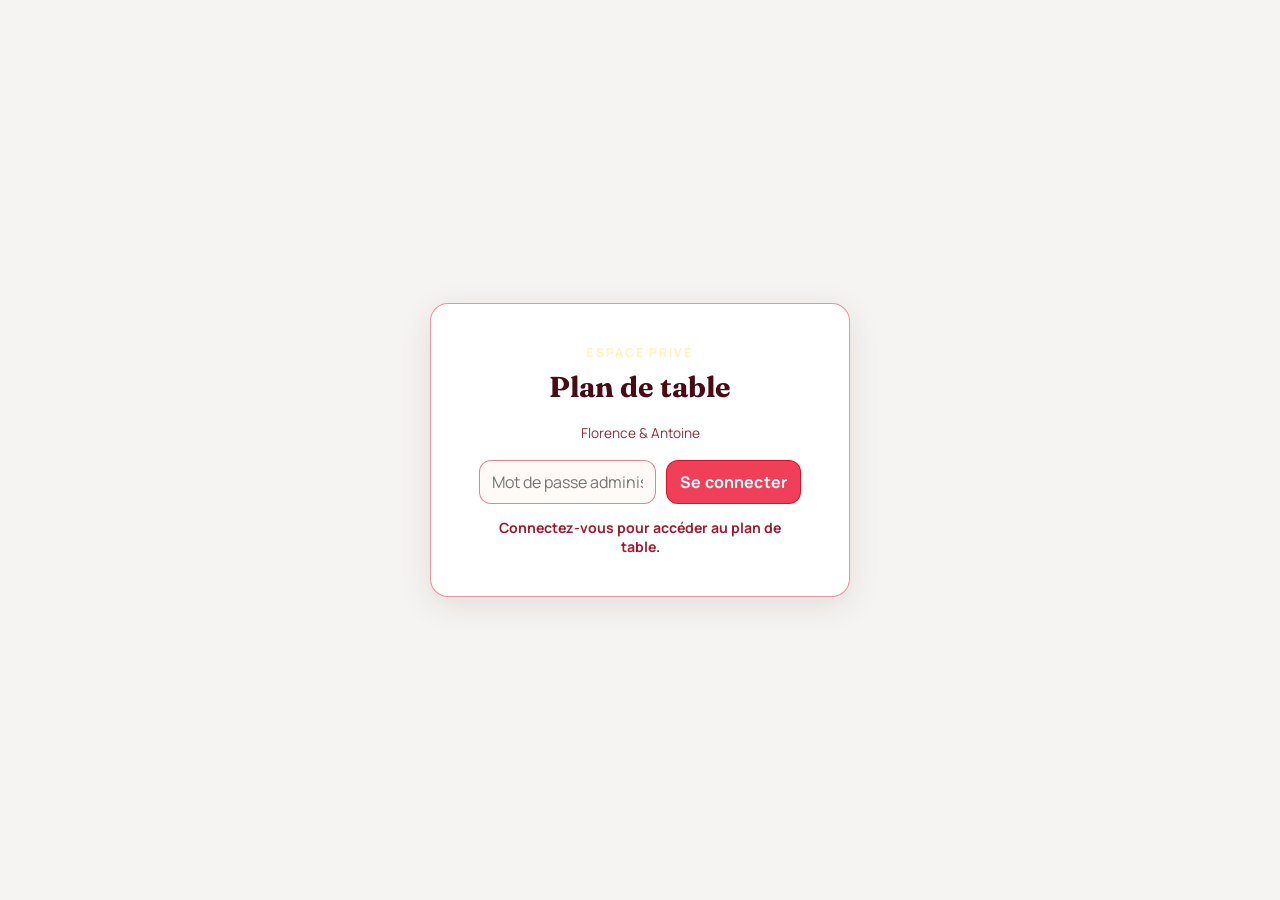
<file: plan_table.html>
<!DOCTYPE html>
<html lang="fr">
<head>
  <meta charset="UTF-8">
  <meta name="viewport" content="width=device-width, initial-scale=1.0">
  <title>Plan de table — Florence &amp; Antoine</title>
  <link rel="icon" href="data:image/svg+xml,<svg xmlns='http://www.w3.org/2000/svg' viewBox='0 0 100 100'><text y='.9em' font-size='90'>💍</text></svg>">
  <link rel="preconnect" href="https://fonts.googleapis.com">
  <link rel="preconnect" href="https://fonts.gstatic.com" crossorigin>
  <link href="https://fonts.googleapis.com/css2?family=Fraunces:opsz,wght@9..144,600;9..144,700&family=Manrope:wght@400;500;600;700&display=swap" rel="stylesheet">
  <link rel="stylesheet" href="styles.css">
  <style>
    html, body { overflow: hidden; }
    @media print {
      html, body { overflow: visible !important; }
      .pt-gate, .pt-topbar, .pt-sidebar-left, .pt-sidebar-right,
      .pt-canvas-area, #guestDragSidebar, .table-manage-panel { display: none !important; }
      .pt-workspace { display: block !important; overflow: visible !important; }
      .pt-list-panel {
        position: static !important;
        width: 100% !important;
        height: auto !important;
        overflow: visible !important;
        box-shadow: none !important;
        border: none !important;
      }
      .pt-list-body {
        height: auto !important;
        max-height: none !important;
        overflow: visible !important;
      }
      .pt-list-panel-head button, .pt-list-close { display: none !important; }
      .panel { page-break-inside: avoid; }
    }
  </style>
</head>
<body data-page="plan-table">

  <!-- Connexion (plein écran) -->
  <section id="adminGate" class="pt-gate">
    <div class="pt-gate-card">
      <p class="kicker">Espace privé</p>
      <h2 style="font-family:'Fraunces',serif;font-size:1.8rem;margin:8px 0 20px;">Plan de table</h2>
      <p style="font-size:0.85rem;color:var(--ink-soft);margin:0 0 18px;">Florence &amp; Antoine</p>
      <form id="adminLoginForm" class="row-form row-form-2 admin-login">
        <input id="adminPassword" type="password" placeholder="Mot de passe administrateur" autocomplete="current-password" required>
        <button type="submit">Se connecter</button>
      </form>
      <p id="adminError" class="admin-error" aria-live="polite"></p>
    </div>
  </section>

  <!-- Application (masquée jusqu'à connexion) -->
  <div id="adminContent" class="pt-app is-hidden">

    <!-- ── Barre du haut ─────────────────────────────────────── -->
    <header class="pt-topbar">
      <!-- Boutons tiroirs mobiles (cachés sur desktop via CSS) -->
      <button id="btnMobileSideLeft" class="pt-topbar-btn pt-mobile-toggle" type="button" title="Tables &amp; salle">☰</button>
      <button id="btnMobileSideRight" class="pt-topbar-btn pt-mobile-toggle" type="button" title="Invités non placés">👥</button>
      <a href="organisation.html" class="pt-back-btn" title="Retour à l'organisation">← Org.</a>
      <span class="pt-app-title">Plan de table</span>
      <p id="syncStatus" class="pt-sync-label"></p>
      <div class="pt-topbar-sep"></div>
      <div class="pt-zoom-group">
        <button id="btnZoomOut" class="pt-topbar-btn" type="button" title="Dézoomer">−</button>
        <span id="roomZoomLabel" class="pt-zoom-val">100%</span>
        <button id="btnZoomIn" class="pt-topbar-btn" type="button" title="Zoomer">+</button>
      </div>
      <button id="btnZoomReset" class="pt-topbar-btn" type="button" title="Réinitialiser la vue">⊡</button>
      <div class="pt-topbar-sep"></div>
      <button id="btnToggleNames" class="pt-topbar-btn" type="button" title="Noms complets sur les chaises">👤 Noms</button>
      <button id="btnToggleSeatNums" class="pt-topbar-btn is-active" type="button" title="Numéros de siège">🔢</button>
      <div class="pt-topbar-sep"></div>
      <button id="viewBtnList" class="pt-topbar-btn" type="button" title="Vue liste et contraintes">📋 Liste</button>
      <button id="btnExportCSV"   class="pt-topbar-btn" type="button" title="Exporter CSV">⬇ CSV</button>
      <button id="btnExportHD"    class="pt-topbar-btn" type="button" title="Exporter image HD">🖼</button>
      <button id="btnPrintRoom"   class="pt-topbar-btn" type="button" title="Imprimer le plan">🖨️</button>
      <button id="btnPrintSheets" class="pt-topbar-btn" type="button" title="Fiches par table">🗒️ Fiches</button>
      <button id="exportPdfBtn"   class="pt-topbar-btn" type="button" title="Télécharger PDF">📄</button>
      <div class="pt-topbar-sep"></div>
      <button id="adminLogout" class="pt-topbar-btn" type="button">Déconnexion</button>
    </header>

    <div class="pt-workspace">

      <!-- ── Sidebar gauche : palette d'ajout ─────────────────── -->
      <aside class="pt-sidebar-left">
        <div class="pt-sb-group">TABLES</div>
        <button class="pt-sb-btn" data-add-table="round" type="button">
          <svg class="pt-sb-icon" viewBox="0 0 20 20" fill="none" stroke="currentColor" stroke-width="1.5"><circle cx="10" cy="10" r="8"/></svg>
          Ronde
        </button>
        <button class="pt-sb-btn" data-add-table="rect" type="button">
          <svg class="pt-sb-icon" viewBox="0 0 20 20" fill="none" stroke="currentColor" stroke-width="1.5"><rect x="1" y="5" width="18" height="10" rx="1"/></svg>
          Rectangulaire
        </button>
        <button class="pt-sb-btn" data-add-table="oval" type="button">
          <svg class="pt-sb-icon" viewBox="0 0 20 20" fill="none" stroke="currentColor" stroke-width="1.5"><ellipse cx="10" cy="10" rx="9" ry="6"/></svg>
          Ovale
        </button>

        <div class="pt-sb-group">SALLE</div>
        <button class="pt-sb-btn" data-add-element="scene"  type="button"><span class="pt-sb-emoji">🎭</span>Scène</button>
        <button class="pt-sb-btn" data-add-element="bar"    type="button"><span class="pt-sb-emoji">🍸</span>Bar</button>
        <button class="pt-sb-btn" data-add-element="dj"     type="button"><span class="pt-sb-emoji">🎵</span>DJ</button>
        <button class="pt-sb-btn" data-add-element="buffet" type="button"><span class="pt-sb-emoji">🍽️</span>Buffet</button>
        <button class="pt-sb-btn" data-add-element="entree" type="button"><span class="pt-sb-emoji">🚪</span>Entrée</button>
        <button class="pt-sb-btn" data-add-element="custom" type="button"><span class="pt-sb-emoji">📦</span>Autre</button>

        <div class="pt-sb-group">OPTIONS</div>
        <button class="pt-sb-btn" id="btnSnapGrid"   type="button"><span class="pt-sb-emoji">⊞</span>Grille</button>
        <button class="pt-sb-btn" id="btnLegend"     type="button"><span class="pt-sb-emoji">📌</span>Légende</button>
        <button class="pt-sb-btn" id="btnLayout"     type="button"><span class="pt-sb-emoji">⊟</span>Dispo.</button>
        <button class="pt-sb-btn" id="btnConfigRoom" type="button"><span class="pt-sb-emoji">⚙️</span>Salle</button>
      </aside>

      <!-- ── Zone canvas (vue principale) ─────────────────────── -->
      <div class="pt-canvas-area" id="viewRoom">
        <div id="tableStats" class="pt-canvas-stats"></div>
        <div class="room-search-bar">
          <input id="roomGuestSearch" type="text" class="room-guest-search-input" placeholder="🔍 Rechercher un invité dans la salle…" autocomplete="off">
          <button id="btnClearGuestSearch" class="room-search-clear is-hidden" type="button" title="Effacer">✕</button>
        </div>
        <div id="roomLegendPanel" class="room-legend-panel is-hidden"></div>
        <div id="layoutPanel" class="room-legend-panel is-hidden" style="top:56px;">
          <div class="panel-titlebar" data-drag-target="layoutPanel">
            ⊟ Disposition
            <button type="button" class="panel-close-btn" data-panel="layoutPanel">✕</button>
          </div>
          <div class="panel-body" style="display:flex;flex-direction:column;gap:3px;min-width:180px;">
            <button class="layout-menu-item" data-layout="grid">⬛ Grille</button>
            <button class="layout-menu-item" data-layout="quinconce">⬛ Quinconce</button>
            <button class="layout-menu-item" data-layout="u">⬛ En U</button>
            <button class="layout-menu-item" data-layout="banquet">⬛ Banquet</button>
          </div>
        </div>
        <div id="roomConfigPanel" class="room-config-panel is-hidden">
          <div class="panel-titlebar" data-drag-target="roomConfigPanel">
            ⚙️ Configuration salle
            <button type="button" class="panel-close-btn" data-panel="roomConfigPanel">✕</button>
          </div>
          <div class="panel-body">
            <div class="room-config-dims">
              <label>Dimensions de la salle :
                <input id="roomWidthM" type="number" min="1" max="500" step="0.5" value="22.5" style="width:55px"> m ×
                <input id="roomHeightM" type="number" min="1" max="500" step="0.5" value="16" style="width:55px"> m
              </label>
              <button id="applyRoomDims" type="button">Appliquer</button>
            </div>
            <div class="room-elements-add">
              <strong style="font-size:0.85rem;">Ajouter un élément</strong>
              <form id="roomElementForm" class="room-element-form">
                <select id="elementType">
                  <option value="scene">🎭 Scène</option>
                  <option value="dj">🎵 DJ</option>
                  <option value="bar">🍸 Bar</option>
                  <option value="buffet">🍽️ Buffet</option>
                  <option value="entree">🚪 Entrée</option>
                  <option value="custom">📦 Autre</option>
                </select>
                <input id="elementLabel" type="text" placeholder="Nom (optionnel)" style="width:120px">
                <input id="elementWM" type="number" min="0.5" max="80" step="0.5" placeholder="L (m)" style="width:62px">
                <input id="elementHM" type="number" min="0.5" max="80" step="0.5" placeholder="H (m)" style="width:62px">
                <button type="submit">Ajouter</button>
              </form>
            </div>
            <div id="roomElementsList" class="room-elements-list"></div>
          </div>
        </div>
        <div class="room-canvas-container">
          <canvas id="roomCanvas"></canvas>
        </div>
        <div id="tableManagePanel" class="table-manage-panel is-hidden">
          <div class="table-manage-header">
            <div style="display:flex;flex-direction:column;gap:3px;flex:1;min-width:0;">
              <input id="tableNameEditInput" type="text" class="table-name-edit" placeholder="Nom de la table">
              <span id="tableManageTitle" style="font-size:0.78rem;color:var(--ink-soft);"></span>
            </div>
            <button id="tableManageClose" type="button">✕</button>
          </div>
          <div id="tableManageContent" class="table-manage-content"></div>
          <div class="panel-resize-handle" id="panelResizeHandle"></div>
        </div>
        <div id="roomViolationsPanel" class="room-violations-panel is-hidden"></div>
      </div>

      <!-- ── Sidebar droite : invités à placer ─────────────────── -->
      <aside class="pt-sidebar-right" id="guestDragSidebar">
        <div class="pt-rhs-head">
          <span class="pt-rhs-title">🪑 Invités</span>
          <span id="guestDragCount" class="guest-drag-count"></span>
        </div>
        <div id="guestDragList" class="guest-drag-list pt-rhs-list"></div>
      </aside>

    </div><!-- /pt-workspace -->

    <!-- Backdrop mobile pour fermer les tiroirs -->
    <div id="ptMobileBackdrop" class="pt-mobile-backdrop"></div>

    <!-- ── Vue liste (overlay latéral) ──────────────────────────── -->
    <div id="viewList" class="pt-list-overlay is-hidden">
      <div class="pt-list-panel">
        <div class="pt-list-panel-head">
          <h3>Listes &amp; contraintes</h3>
          <button id="viewBtnRoom" class="pt-list-close" type="button">✕ Fermer</button>
        </div>
        <div class="pt-list-body">
          <div class="pt-col-left">
            <div class="panel">
              <div class="panel-head"><p class="panel-kicker">Tables</p><h2>Créer une table</h2></div>
              <form id="tableForm" class="row-form">
                <input id="tableName" type="text" placeholder="Nom auto si vide (ex : Table 3)">
                <input id="tableCapacity" type="number" min="1" max="30" step="1" placeholder="Capacité (pers.)" required>
                <select id="tableShape">
                  <option value="round">⭕ Ronde (⌀152cm)</option>
                  <option value="rect">▭ Rectangulaire (183×76cm)</option>
                </select>
                <input id="tableCount" type="number" min="1" max="50" step="1" value="1" placeholder="Qté" title="Nombre de tables à créer">
                <button type="submit">Créer</button>
              </form>
              <div id="tableListGrid" class="plan-table-grid"></div>
            </div>
            <div class="panel">
              <div class="panel-head"><p class="panel-kicker">Contraintes</p><h2>Ne pas mettre ensemble</h2></div>
              <p style="font-size:0.83rem;color:var(--ink-soft);margin:0 0 10px;">Un avertissement ⚠️ apparaîtra si deux invités incompatibles sont à la même table.</p>
              <div class="constraint-form">
                <select id="constraintGuest1"><option value="">— Invité 1 —</option></select>
                <select id="constraintGuest2"><option value="">— Invité 2 —</option></select>
                <button id="addConstraintBtn" type="button">Ajouter</button>
              </div>
              <div id="constraintList" class="constraint-list"></div>
            </div>
            <div class="panel">
              <div class="panel-head"><p class="panel-kicker">Liaisons</p><h2>Toujours ensemble</h2></div>
              <p style="font-size:0.83rem;color:var(--ink-soft);margin:0 0 10px;">Un avertissement ⚠️ apparaîtra si deux invités liés sont placés à des tables différentes.</p>
              <div class="constraint-form">
                <select id="pairGuest1"><option value="">— Invité 1 —</option></select>
                <select id="pairGuest2"><option value="">— Invité 2 —</option></select>
                <button id="addPairBtn" type="button">Lier</button>
              </div>
              <div id="pairList" class="constraint-list"></div>
            </div>
          </div>
          <div class="panel" style="flex:1;min-width:0;">
            <div class="panel-head"><p class="panel-kicker">Invités confirmés</p><h2>Placement</h2></div>
            <p style="font-size:0.84rem;color:var(--ink-soft);margin:0 0 10px;">Seuls les invités ayant répondu <strong>Oui</strong> apparaissent ici.</p>
            <div class="list-tools" style="margin-bottom:10px;">
              <input id="guestSearch" type="text" placeholder="Rechercher un invité…">
              <select id="tableFilter">
                <option value="all">Tous les invités</option>
                <option value="unassigned">Non placés</option>
                <option value="assigned">Déjà placés</option>
              </select>
            </div>
            <div id="guestPlacementList" class="data-list" style="display:flex;flex-direction:column;gap:8px;"></div>
          </div>
        </div>
      </div>
    </div><!-- /viewList overlay -->

  </div><!-- /pt-app -->

  <script>
  (() => {
    function escHtml(s) {
      return String(s ?? "")
        .replace(/&/g, "&amp;")
        .replace(/</g, "&lt;")
        .replace(/>/g, "&gt;")
        .replace(/"/g, "&quot;")
        .replace(/'/g, "&#39;");
    }

    const SERVER_ENDPOINT   = "/api/data";
    const ADMIN_CHECK       = "/api/admin/check";
    const ADMIN_SESSION_KEY = "plan_mariage_admin_token";
    const TABLE_STORAGE_KEY = "plan_mariage_tables_v1";

    const isServerMode = window.location.protocol === "http:" || window.location.protocol === "https:";
    let adminToken  = "";
    let guests      = [];
    let tables      = [];
    let assignments = {};
    let constraints = [];
    let pairs       = [];
    let seatMap     = {};   // { "tableId:seatIdx": guestId }
    let roomConfig  = { widthM: 22.5, heightM: 16, elements: [] };
    let showNames    = false;
    let showSeatNums = true;
    let snapToGrid   = false;
    let highlightGuestId = null;
    let dragGuestId      = null;
    let dragHoverChair   = null;   // { tableId, seatIdx }
    let selectedGuestId  = null;   // click-to-place
    let guestGroups  = [];
    let roomZoom  = 1.0;
    let roomPanX  = 0, roomPanY = 0;
    let roomViewInitialized = false;
    let selectedTableId = null;
    let editingTableId  = null;
    let globalChairR    = 5;
    let lastKnownUpdatedAt = 0;
    let syncPollTimer = null;

    // ── Animation canvas ──────────────────────────────────────
    let dragHoverProgress = 0;   // 0→1 : fondu animé du halo cible
    let chairFlashes      = [];  // [{ tableId, seatIdx, t0, duration, color }]
    let _animRafId        = null;
    let _dragRafPending   = false;
    let _lastDragPos      = null;

    // ── DOM ───────────────────────────────────────────────────
    const adminGate         = document.getElementById("adminGate");
    const adminContent      = document.getElementById("adminContent");
    const adminLoginForm    = document.getElementById("adminLoginForm");
    const adminPassword     = document.getElementById("adminPassword");
    const adminError        = document.getElementById("adminError");
    const adminLogout       = document.getElementById("adminLogout");
    const syncStatus        = document.getElementById("syncStatus");
    const tableStats        = document.getElementById("tableStats");
    const tableForm         = document.getElementById("tableForm");
    const tableName         = document.getElementById("tableName");
    const tableCapacity     = document.getElementById("tableCapacity");
    const tableShape        = document.getElementById("tableShape");
    const tableListGrid     = document.getElementById("tableListGrid");
    const guestList         = document.getElementById("guestPlacementList");
    const guestSearch       = document.getElementById("guestSearch");
    const tableFilter       = document.getElementById("tableFilter");
    const viewBtnList       = document.getElementById("viewBtnList");
    const viewBtnRoom       = document.getElementById("viewBtnRoom");
    const viewListEl        = document.getElementById("viewList");
    const viewRoomEl        = document.getElementById("viewRoom");
    const roomCanvas        = document.getElementById("roomCanvas");
    const roomViolations    = document.getElementById("roomViolationsPanel");
    const constraintGuest1  = document.getElementById("constraintGuest1");
    const constraintGuest2  = document.getElementById("constraintGuest2");
    const addConstraintBtn  = document.getElementById("addConstraintBtn");
    const constraintListEl  = document.getElementById("constraintList");
    const tableManagePanel  = document.getElementById("tableManagePanel");
    const tableManageTitle  = document.getElementById("tableManageTitle");
    const tableManageClose  = document.getElementById("tableManageClose");
    const tableManageContent= document.getElementById("tableManageContent");
    const roomConfigPanel   = document.getElementById("roomConfigPanel");
    const roomElementsList  = document.getElementById("roomElementsList");

    const roomCtx = roomCanvas ? roomCanvas.getContext("2d") : null;

    // ── Persistance ───────────────────────────────────────────
    function loadTables() {
      try {
        const raw = localStorage.getItem(TABLE_STORAGE_KEY);
        if (!raw) return;
        const data = JSON.parse(raw);
        if (Array.isArray(data.tables))                               tables      = data.tables;
        if (data.assignments && typeof data.assignments === "object") assignments = data.assignments;
        if (Array.isArray(data.constraints))                          constraints = data.constraints;
        if (Array.isArray(data.pairs))                                pairs       = data.pairs;
        if (data.seatMap && typeof data.seatMap === "object")         seatMap     = data.seatMap;
        if (data.roomConfig && typeof data.roomConfig === "object")   roomConfig  = { ...roomConfig, ...data.roomConfig };
        if (!Array.isArray(roomConfig.elements)) roomConfig.elements = [];
        tables.forEach(t => { delete t._drag; });
      } catch { /* */ }
    }

    function saveTables() {
      const cleanTables = tables.map(({ _drag, ...rest }) => rest);
      localStorage.setItem(TABLE_STORAGE_KEY, JSON.stringify({
        tables: cleanTables, assignments, constraints, pairs, seatMap, roomConfig
      }));
    }

    function createId() {
      return Math.random().toString(36).slice(2, 10);
    }

    // ── Auth ──────────────────────────────────────────────────
    adminLoginForm.addEventListener("submit", async (e) => {
      e.preventDefault();
      const token = adminPassword.value.trim();
      if (!token) return;
      adminError.textContent = "";
      const btn = adminLoginForm.querySelector("button");
      btn.disabled = true;
      try {
        if (!isServerMode) { adminError.textContent = "Ouvrez via http://127.0.0.1:8000"; return; }
        const res = await fetch(ADMIN_CHECK, { headers: { "X-Admin-Key": token } });
        if (!res.ok) { adminError.textContent = "Mot de passe incorrect."; return; }
        localStorage.setItem(ADMIN_SESSION_KEY, token);
        adminPassword.value = "";
        await unlock(token);
      } finally { btn.disabled = false; }
    });

    adminLogout.addEventListener("click", () => {
      localStorage.removeItem(ADMIN_SESSION_KEY);
      adminGate.classList.remove("is-hidden");
      adminContent.classList.add("is-hidden");
      adminError.textContent = "Session fermée.";
      guests = []; tables = []; assignments = {}; constraints = []; seatMap = {};
    });

    async function unlock(token) {
      adminToken = token;
      adminGate.classList.add("is-hidden");
      adminContent.classList.remove("is-hidden");
      syncStatus.textContent = "Chargement…";
      try {
        const res = await fetch(SERVER_ENDPOINT, { cache: "no-store", headers: { "X-Admin-Key": token } });
        if (!res.ok) throw new Error("HTTP " + res.status);
        const data = await res.json();
        guests      = (data.guests || []).filter(g => g.status === "yes");
        guestGroups = Array.isArray(data.guestGroups) ? data.guestGroups : [];
        lastKnownUpdatedAt = data.updatedAt ?? 0;
        syncStatus.textContent = "Données chargées.";
      } catch {
        syncStatus.textContent = "Serveur indisponible.";
        syncStatus.classList.add("error");
        guests = [];
      }
      loadTables();
      startSyncPolling(token);
      const isMobile = window.innerWidth < 768 || "ontouchstart" in window;
      requestAnimationFrame(() => switchView(isMobile ? "list" : "room"));
    }

    function startSyncPolling(token) {
      if (syncPollTimer) clearInterval(syncPollTimer);
      syncPollTimer = setInterval(async () => {
        try {
          const res = await fetch(SERVER_ENDPOINT, { cache: "no-store", headers: { "X-Admin-Key": token } });
          if (!res.ok) return;
          const data = await res.json();
          if ((data.updatedAt ?? 0) > lastKnownUpdatedAt) {
            lastKnownUpdatedAt = data.updatedAt;
            const prevCount = guests.length;
            guests      = (data.guests || []).filter(g => g.status === "yes");
            guestGroups = Array.isArray(data.guestGroups) ? data.guestGroups : [];
            syncStatus.textContent = "Synchronisé " + new Date().toLocaleTimeString("fr-FR", { hour:"2-digit", minute:"2-digit" });
            if (guests.length !== prevCount) render();
            else if (currentView === "room") renderRoom();
          }
        } catch { /* réseau indisponible, on réessaie au prochain tick */ }
      }, 60_000);
    }

    // ── Vue toggle ────────────────────────────────────────────
    let currentView = "list";

    viewBtnList.addEventListener("click", () => switchView("list"));
    viewBtnRoom.addEventListener("click", () => switchView("room"));

    // ── Éléments fixes de la salle ───────────────────────────────
    // Bande de service à DROITE (35m - 22,5m = 12,5m) :
    //   Scène 11,20×3,48m centrée en hauteur (mur droit de la salle)
    //   Locaux techniques : espaces au-dessus et en-dessous de la scène
    const DEFAULTS_VERSION = 6;

    function ensureDefaultElements() {
      if ((roomConfig._defaultsVersion ?? 0) >= DEFAULTS_VERSION) return;
      roomConfig._defaultsVersion = DEFAULTS_VERSION;

      const PPM = ROOM_WORLD_W / roomConfig.widthM;
      const RH  = getRoomWorldH();

      roomConfig.elements = roomConfig.elements.filter(e => !String(e.id).startsWith("builtin-"));

      // Scène — 11,20 m de longueur × 3,48 m de profondeur
      const sw      = Math.round(3.48  * PPM);
      const sh      = Math.round(11.20 * PPM);
      const sceneX  = ROOM_WORLD_X + ROOM_WORLD_W;
      const sceneY  = ROOM_WORLD_Y + Math.round((RH - sh) / 2);
      const ltH     = sceneY - ROOM_WORLD_Y;  // hauteur des locaux (espace restant haut et bas)

      // Espace DJ — 2,4×2,4m — coin sup. droit de la salle (intérieur)
      // Coin inférieur gauche arrondi (il plonge dans l'espace de la salle)
      const djPx = Math.round(2.4 * PPM);

      roomConfig.elements.push(
        // Local technique haut (bande de service)
        { id: "builtin-lt-top", type: "custom", label: "Local tech.",
          x: sceneX, y: ROOM_WORLD_Y, w: sw, h: ltH },
        // Scène
        { id: "builtin-scene",  type: "scene",  label: "Scène",
          x: sceneX, y: sceneY,        w: sw, h: sh  },
        // Local technique bas (bande de service)
        { id: "builtin-lt-bot", type: "custom", label: "Local tech.",
          x: sceneX, y: sceneY + sh,   w: sw, h: ltH },
        // DJ — coin sup. droit de la salle, coin bas-gauche arrondi
        { id: "builtin-dj", type: "dj", label: "DJ",
          x: ROOM_WORLD_X + ROOM_WORLD_W - djPx,
          y: ROOM_WORLD_Y,
          w: djPx, h: djPx,
          radii: [0, 0, 0, 20] }   // [tl, tr, br, bl] — seul bl arrondi
      );

      saveTables();
    }

    function switchView(view) {
      // Canvas is always visible — list view is an overlay
      currentView = "room";
      const isListOpen = view === "list";
      viewListEl.classList.toggle("is-hidden", !isListOpen);
      viewBtnList.classList.toggle("is-active", isListOpen);
      ensureDefaultElements();
      initTablePositions();
      render();
      renderRoomConfig();
      renderGuestDragSidebar();
    }

    // ── Créer une table ───────────────────────────────────────
    function nextTableNumber() {
      const nums = tables.map(t => {
        const m = t.name.match(/^Table\s+(\d+)$/i);
        return m ? parseInt(m[1]) : 0;
      });
      let n = (nums.length ? Math.max(...nums) : 0) + 1;
      return n;
    }

    tableForm.addEventListener("submit", (e) => {
      e.preventDefault();
      const rawName = tableName.value.trim();
      const cap   = Math.max(1, parseInt(tableCapacity.value) || 8);
      const shape = tableShape.value || "round";
      const count = Math.max(1, Math.min(50, parseInt(tableCount.value) || 1));
      if (count === 1) {
        const name = rawName || `Table ${nextTableNumber()}`;
        tables.push({ id: createId(), name, capacity: cap, shape });
      } else {
        const base = rawName || "Table";
        let n = nextTableNumber();
        for (let i = 0; i < count; i++) {
          tables.push({ id: createId(), name: `${base} ${n++}`, capacity: cap, shape });
        }
      }
      tableForm.reset();
      tableCount.value = 1;
      saveTables();
      render();
    });

    // ── Assignation ───────────────────────────────────────────
    function assignGuest(guestId, tableId) {
      if (!tableId) {
        delete assignments[guestId];
        for (const k of Object.keys(seatMap)) {
          if (seatMap[k] === guestId) delete seatMap[k];
        }
      } else {
        assignments[guestId] = tableId;
      }
      saveTables();
      render();
    }

    function removeGuestFromTable(guestId) {
      // Flash rouge sur la chaise libérée
      for (const [k, gid] of Object.entries(seatMap)) {
        if (gid === guestId) {
          const [tid, sidxStr] = k.split(":");
          chairFlashes.push({ tableId: tid, seatIdx: parseInt(sidxStr, 10), t0: performance.now(), duration: 450, color: "red" });
          startAnimLoop();
          break;
        }
      }
      delete assignments[guestId];
      for (const k of Object.keys(seatMap)) {
        if (seatMap[k] === guestId) delete seatMap[k];
      }
      saveTables();
      render();
    }

    function deleteTable(tableId) {
      tables = tables.filter(t => t.id !== tableId);
      for (const gId of Object.keys(assignments)) {
        if (assignments[gId] === tableId) delete assignments[gId];
      }
      for (const k of Object.keys(seatMap)) {
        if (k.startsWith(tableId + ":")) delete seatMap[k];
      }
      if (selectedTableId === tableId) closeTableManagePanel();
      saveTables();
      render();
    }

    function trimEmptySeats(tableId) {
      const table = tables.find(t => t.id === tableId);
      if (!table) return;
      // Récupère les sièges occupés, triés par index
      const occupied = Object.entries(seatMap)
        .filter(([k]) => k.startsWith(tableId + ":"))
        .map(([k, v]) => ({ idx: parseInt(k.split(":")[1]), gId: v }))
        .sort((a, b) => a.idx - b.idx);
      // Supprime les anciennes entrées
      Object.keys(seatMap)
        .filter(k => k.startsWith(tableId + ":"))
        .forEach(k => delete seatMap[k]);
      // Réindexe de 0 à n-1
      occupied.forEach(({ gId }, newIdx) => {
        seatMap[`${tableId}:${newIdx}`] = gId;
      });
      // Capacité = nombre total d'invités assignés à cette table
      const total = guests.filter(g => assignments[g.id] === tableId).length;
      table.capacity = Math.max(1, total);
      saveTables();
      render();
      renderTableManagePanel();
    }

    function findAdjacentTable(tableId) {
      const t = tables.find(x => x.id === tableId);
      if (!t || t.x == null || t.y == null) return null;
      const d = getTableDims(t);
      for (const other of tables) {
        if (other.id === tableId || other.x == null || other.y == null) continue;
        const od = getTableDims(other);
        const gapX = Math.abs(Math.abs(t.x - other.x) - (d.rx + od.rx));
        const gapY = Math.abs(Math.abs(t.y - other.y) - (d.ry + od.ry));
        const alignY = Math.abs(t.y - other.y) < d.ry + od.ry;
        const alignX = Math.abs(t.x - other.x) < d.rx + od.rx;
        if (gapX <= 20 && alignY) return { table: other, dir: "h" };
        if (gapY <= 20 && alignX) return { table: other, dir: "v" };
      }
      return null;
    }

    function mergeTables(t1Id, t2Id) {
      const t1 = tables.find(t => t.id === t1Id);
      const t2 = tables.find(t => t.id === t2Id);
      if (!t1 || !t2) return;

      const d1 = getTableDims(t1), d2 = getTableDims(t2);
      const isH = Math.abs(t1.x - t2.x) >= Math.abs(t1.y - t2.y);

      // t1 = gauche/haut, t2 = droite/bas
      const [left, right] = isH
        ? (t1.x < t2.x ? [t1, t2] : [t2, t1])
        : (t1.y < t2.y ? [t1, t2] : [t2, t1]);
      const dl = getTableDims(left), dr = getTableDims(right);

      const newId  = createId();
      const newRx  = isH ? dl.rx + dr.rx : Math.max(dl.rx, dr.rx);
      const newRy  = isH ? Math.max(dl.ry, dr.ry) : dl.ry + dr.ry;
      const newX   = isH ? (left.x - dl.rx + right.x + dr.rx) / 2 : (left.x + right.x) / 2;
      const newY   = isH ? (left.y + right.y) / 2 : (left.y - dl.ry + right.y + dr.ry) / 2;

      const newTable = {
        id: newId, name: left.name, shape: left.shape || "rect",
        capacity: left.capacity + right.capacity,
        x: newX, y: newY, rx: newRx, ry: newRy,
        rotation: left.rotation ?? 0,
        _splitInfo: {
          dir: isH ? "h" : "v",
          leftCap: left.capacity, rightCap: right.capacity,
          leftRx: dl.rx, leftRy: dl.ry,
          rightRx: dr.rx, rightRy: dr.ry,
          leftName: left.name, rightName: right.name,
        },
      };

      // Transfert des invités
      guests.filter(g => assignments[g.id] === left.id || assignments[g.id] === right.id)
            .forEach(g => { assignments[g.id] = newId; });

      // Transfert du seatMap avec ré-indexation
      const nTopL = Math.ceil(left.capacity / 2),  nBotL = left.capacity - nTopL;
      const nTopR = Math.ceil(right.capacity / 2);
      const nTopNew = Math.ceil(newTable.capacity / 2);

      const remapSeat = (srcId, srcIdx, isRight) => {
        const key = `${srcId}:${srcIdx}`;
        if (!seatMap[key]) return;
        let newIdx;
        if (isH) {
          const nTopSrc = isRight ? nTopR : nTopL;
          if (srcIdx < nTopSrc) {
            newIdx = (isRight ? nTopL : 0) + srcIdx;
          } else {
            const botIdx = srcIdx - nTopSrc;
            newIdx = nTopNew + (isRight ? nBotL : 0) + botIdx;
          }
        } else {
          newIdx = isRight ? left.capacity + srcIdx : srcIdx;
        }
        seatMap[`${newId}:${newIdx}`] = seatMap[key];
        delete seatMap[key];
      };

      for (let i = 0; i < left.capacity;  i++) remapSeat(left.id,  i, false);
      for (let i = 0; i < right.capacity; i++) remapSeat(right.id, i, true);

      // Nettoyage résiduel
      [left.id, right.id].forEach(id => {
        Object.keys(seatMap).filter(k => k.startsWith(id + ":")).forEach(k => delete seatMap[k]);
      });

      tables = tables.filter(t => t.id !== t1Id && t.id !== t2Id);
      tables.push(newTable);

      if (selectedTableId === t1Id || selectedTableId === t2Id) selectedTableId = newId;
      saveTables();
      render();
      if (selectedTableId === newId) openTableManagePanel(newId);
    }

    function splitTable(tableId) {
      const merged = tables.find(t => t.id === tableId);
      if (!merged || !merged._splitInfo) return;
      const si  = merged._splitInfo;
      const isH = si.dir === "h";
      const dm  = getTableDims(merged);

      const leftId  = createId();
      const rightId = createId();

      let leftX, leftY, rightX, rightY;
      if (isH) {
        leftX  = merged.x - dm.rx + si.leftRx;
        rightX = merged.x + dm.rx - si.rightRx;
        leftY  = merged.y;
        rightY = merged.y;
      } else {
        leftX  = merged.x;
        rightX = merged.x;
        leftY  = merged.y - dm.ry + si.leftRy;
        rightY = merged.y + dm.ry - si.rightRy;
      }

      const leftTable = {
        id: leftId, name: si.leftName, shape: merged.shape,
        capacity: si.leftCap, x: leftX, y: leftY,
        rx: si.leftRx, ry: si.leftRy, rotation: merged.rotation ?? 0,
      };
      const rightTable = {
        id: rightId, name: si.rightName, shape: merged.shape,
        capacity: si.rightCap, x: rightX, y: rightY,
        rx: si.rightRx, ry: si.rightRy, rotation: merged.rotation ?? 0,
      };

      // Inverse seatMap remap
      const nTopL   = Math.ceil(si.leftCap  / 2);
      const nBotL   = si.leftCap - nTopL;
      const nTopR   = Math.ceil(si.rightCap / 2);
      const nTopNew = Math.ceil(merged.capacity / 2);

      const guestsInRight = new Set();

      for (let i = 0; i < merged.capacity; i++) {
        const key = `${tableId}:${i}`;
        if (!seatMap[key]) continue;
        const gId = seatMap[key];
        let dstId, dstIdx;
        if (isH) {
          if      (i < nTopL)             { dstId = leftId;  dstIdx = i; }
          else if (i < nTopNew)           { dstId = rightId; dstIdx = i - nTopL; }
          else if (i < nTopNew + nBotL)   { dstId = leftId;  dstIdx = nTopL + (i - nTopNew); }
          else                            { dstId = rightId; dstIdx = nTopR  + (i - nTopNew - nBotL); }
        } else {
          if (i < si.leftCap) { dstId = leftId;  dstIdx = i; }
          else                { dstId = rightId; dstIdx = i - si.leftCap; }
        }
        seatMap[`${dstId}:${dstIdx}`] = gId;
        delete seatMap[key];
        if (dstId === rightId) guestsInRight.add(gId);
      }
      Object.keys(seatMap).filter(k => k.startsWith(tableId + ":")).forEach(k => delete seatMap[k]);

      // Reroute assignments
      guests.forEach(g => {
        if (assignments[g.id] === tableId)
          assignments[g.id] = guestsInRight.has(g.id) ? rightId : leftId;
      });

      tables = tables.filter(t => t.id !== tableId);
      tables.push(leftTable, rightTable);

      if (selectedTableId === tableId) selectedTableId = leftId;
      saveTables();
      render();
      if (selectedTableId === leftId) openTableManagePanel(leftId);
    }

    function updateTable(tableId, name, capacity, shape) {
      const t = tables.find(t => t.id === tableId);
      if (!t) return;
      const oldCap = t.capacity;
      t.name     = name;
      t.capacity = capacity;
      t.shape    = shape;
      // Remove seatMap entries beyond new capacity
      if (capacity < oldCap) {
        for (let i = capacity; i < oldCap; i++) {
          const k = `${tableId}:${i}`;
          if (seatMap[k]) delete seatMap[k];
        }
      }
      saveTables();
      render();
      if (selectedTableId === tableId) renderTableManagePanel();
    }

    // ── Contraintes ───────────────────────────────────────────
    addConstraintBtn.addEventListener("click", () => {
      const g1 = constraintGuest1.value;
      const g2 = constraintGuest2.value;
      if (!g1 || !g2 || g1 === g2) return;
      const exists = constraints.some(c =>
        (c.guest1Id === g1 && c.guest2Id === g2) ||
        (c.guest1Id === g2 && c.guest2Id === g1)
      );
      if (!exists) {
        constraints.push({ id: createId(), guest1Id: g1, guest2Id: g2 });
        saveTables();
        render();
      }
    });

    function removeConstraint(cId) {
      constraints = constraints.filter(c => c.id !== cId);
      saveTables();
      render();
    }

    function getTableViolations(tableId) {
      const tIds = guests.filter(g => assignments[g.id] === tableId).map(g => g.id);
      return constraints
        .filter(c => tIds.includes(c.guest1Id) && tIds.includes(c.guest2Id))
        .map(c => ({
          g1: guests.find(g => g.id === c.guest1Id)?.name || "?",
          g2: guests.find(g => g.id === c.guest2Id)?.name || "?",
        }));
    }

    function renderConstraints() {
      const makeOpts = (selEl) => {
        const current = selEl.value;
        selEl.innerHTML = `<option value="">— Invité —</option>` +
          guests.map(g => `<option value="${escHtml(g.id)}" ${g.id === current ? "selected" : ""}>${escHtml(g.name)}</option>`).join("");
      };
      makeOpts(constraintGuest1);
      makeOpts(constraintGuest2);

      constraintListEl.innerHTML = "";
      if (!constraints.length) {
        constraintListEl.innerHTML = '<p style="font-size:0.82rem;color:var(--ink-soft);font-style:italic;">Aucune contrainte.</p>';
        return;
      }
      for (const c of constraints) {
        const g1 = guests.find(g => g.id === c.guest1Id);
        const g2 = guests.find(g => g.id === c.guest2Id);
        if (!g1 || !g2) continue;
        const item = document.createElement("div");
        item.className = "constraint-item";
        item.innerHTML = `<span><strong>${escHtml(g1.name)}</strong> ✕ <strong>${escHtml(g2.name)}</strong></span>
          <button data-cid="${escHtml(c.id)}" title="Supprimer">×</button>`;
        item.querySelector("button").addEventListener("click", () => removeConstraint(c.id));
        constraintListEl.appendChild(item);
      }
    }

    // ── Rendu principal ───────────────────────────────────────
    function render() {
      renderTables();
      renderGuests();
      renderStats();
      renderConstraints();
      renderPairs();
      if (currentView === "room") { renderRoom(); renderGuestDragSidebar(); }
    }

    function renderStats() {
      const total    = guests.length;
      const placed   = guests.filter(g => assignments[g.id]).length;
      const unplaced = total - placed;
      const allViolations = tables.reduce((acc, t) => acc + getTableViolations(t.id).length, 0);
      const pairViols     = getPairViolations().length;
      tableStats.innerHTML = `${total} invités confirmés — ${placed} placés — ${unplaced} à placer — ${tables.length} table(s)` +
        (allViolations ? ` — <span style="color:#b91c1c;">⚠️ ${allViolations} conflit(s)</span>` : "") +
        (pairViols ? ` — <span style="color:#b91c1c;">💑 ${pairViols} séparé(s)</span>` : "");
    }

    function renderTables() {
      tableListGrid.innerHTML = "";
      if (!tables.length) {
        tableListGrid.innerHTML = '<p style="font-size:0.84rem;color:var(--ink-soft);font-style:italic;">Aucune table créée.</p>';
        return;
      }
      for (const table of tables) {
        const tableGuests = guests.filter(g => assignments[g.id] === table.id);
        const isFull      = tableGuests.length >= table.capacity;
        const violations  = getTableViolations(table.id);
        const shapeLabel  = { round:"⭕", rect:"▭", square:"□", oval:"⬮" }[table.shape || "round"] || "";

        const card = document.createElement("div");
        card.className = "table-card" + (isFull ? " is-full" : "");

        const guestsHtml = tableGuests.length
          ? tableGuests.map(g => `
              <div class="table-guest-badge">
                <span>${escHtml(g.name)}</span>
                <button class="table-guest-remove" data-gid="${escHtml(g.id)}" title="Retirer">×</button>
              </div>`).join("")
          : '<span style="font-size:0.75rem;color:var(--ink-soft);font-style:italic;">Vide</span>';

        const isEditing = editingTableId === table.id;
        const editFormHtml = `
          <div id="tableEditForm-${table.id}" class="table-edit-form${isEditing ? "" : " is-hidden"}">
            <input class="edit-table-name" type="text" value="${table.name.replace(/"/g, "&quot;")}" placeholder="Nom">
            <input class="edit-table-cap" type="number" min="1" max="30" value="${table.capacity}" placeholder="Capacité">
            <select class="edit-table-shape">
              <option value="round"  ${table.shape === "round"  ? "selected" : ""}>⭕ Ronde (⌀152cm)</option>
              <option value="rect"   ${table.shape === "rect"   ? "selected" : ""}>▭ Rectangulaire (183×76cm)</option>
            </select>
            <div style="display:flex;gap:6px;margin-top:4px;">
              <button class="save-table-edit-btn ghost-action" data-tid="${table.id}" style="font-size:0.72rem;padding:3px 8px;">✓ Enregistrer</button>
              <button class="cancel-table-edit-btn ghost-action" data-tid="${table.id}" style="font-size:0.72rem;padding:3px 8px;">✕ Annuler</button>
            </div>
          </div>`;

        card.innerHTML = `
          <div class="table-card-header">
            <span class="table-card-name">${escHtml(shapeLabel)} ${escHtml(table.name)}</span>
            <span class="table-card-capacity">${tableGuests.length}/${table.capacity}</span>
          </div>
          <div class="table-card-guests">${guestsHtml}</div>
          ${violations.length ? `<div class="table-violation-warning">⚠️ ${violations.map(v => `${escHtml(v.g1)} &amp; ${escHtml(v.g2)}`).join(" — ")}</div>` : ""}
          ${editFormHtml}
          <div style="margin-top:8px;display:flex;justify-content:flex-end;gap:6px;">
            <button class="ghost-action edit-table-btn" data-tid="${table.id}" style="font-size:0.72rem;padding:3px 8px;">✏️</button>
            <button class="ghost-action delete-table-btn" data-tid="${table.id}" style="font-size:0.72rem;padding:3px 8px;">Supprimer</button>
          </div>`;

        card.querySelectorAll(".table-guest-remove").forEach(btn => {
          btn.addEventListener("click", () => removeGuestFromTable(btn.dataset.gid));
        });
        card.querySelector(".delete-table-btn").addEventListener("click", () => {
          if (confirm(`Supprimer "${table.name}" ?`)) deleteTable(table.id);
        });
        card.querySelector(".edit-table-btn").addEventListener("click", () => {
          editingTableId = editingTableId === table.id ? null : table.id;
          renderTables();
        });
        card.querySelector(".save-table-edit-btn")?.addEventListener("click", () => {
          const form = card.querySelector(`#tableEditForm-${table.id}`);
          const newName  = form.querySelector(".edit-table-name").value.trim();
          const newCap   = Math.max(1, parseInt(form.querySelector(".edit-table-cap").value) || 1);
          const newShape = form.querySelector(".edit-table-shape").value;
          if (!newName) return;
          editingTableId = null;
          updateTable(table.id, newName, newCap, newShape);
        });
        card.querySelector(".cancel-table-edit-btn")?.addEventListener("click", () => {
          editingTableId = null;
          renderTables();
        });

        tableListGrid.appendChild(card);
      }
    }

    function renderGuests() {
      guestList.innerHTML = "";
      const search     = (guestSearch.value || "").toLowerCase().normalize("NFD").replace(/[̀-ͯ]/g, "");
      const filterMode = tableFilter.value;

      const filtered = guests.filter(g => {
        const nameNorm = g.name.toLowerCase().normalize("NFD").replace(/[̀-ͯ]/g, "");
        if (search && !nameNorm.includes(search)) return false;
        const isAssigned = Boolean(assignments[g.id]);
        if (filterMode === "unassigned" && isAssigned)  return false;
        if (filterMode === "assigned"   && !isAssigned) return false;
        return true;
      });

      if (!filtered.length) {
        const el = document.createElement("div");
        el.className = "list-empty";
        el.textContent = guests.length ? "Aucun invité pour ce filtre." : "Aucun invité confirmé.";
        guestList.appendChild(el);
        return;
      }

      for (const guest of filtered) {
        const currentTableId = assignments[guest.id] || "";
        const currentTable   = tables.find(t => t.id === currentTableId);

        const row = document.createElement("div");
        row.className = "unassigned-guest-item";

        const opts = tables.map(t => {
          const cnt  = guests.filter(g => assignments[g.id] === t.id).length;
          const full = cnt >= t.capacity;
          return `<option value="${t.id}" ${t.id === currentTableId ? "selected" : ""} ${full && t.id !== currentTableId ? "disabled" : ""}>
            ${t.name} (${cnt}/${t.capacity})${full && t.id !== currentTableId ? " — complet" : ""}
          </option>`;
        }).join("");

        row.innerHTML = `
          <span class="unassigned-guest-name">${escHtml(guest.name)}</span>
          ${currentTable ? `<span style="font-size:0.72rem;color:var(--ink-soft);">→ ${escHtml(currentTable.name)}</span>` : ""}
          <select class="assign-table-select" data-gid="${escHtml(guest.id)}">
            <option value="">— Non placé —</option>
            ${opts}
          </select>`;

        row.querySelector("select").addEventListener("change", (e) => assignGuest(guest.id, e.target.value));
        guestList.appendChild(row);
      }
    }

    // ── Canvas — constantes ───────────────────────────────────
    // Dimensions à l'échelle réelle (référence 800px canvas = 22,5m → 32,9px/m)
    const SHAPE_DIMS = {
      round:  { rx: 25, ry: 25 },   // ⌀152cm
      rect:   { rx: 30, ry: 13 },   // 183×76cm
      square: { rx: 15, ry: 15 },   // rétrocompat
      oval:   { rx: 30, ry: 15 },   // rétrocompat
    };

    function getTableDims(table) {
      const base = SHAPE_DIMS[table.shape || "round"] || SHAPE_DIMS.round;
      return { rx: table.rx ?? base.rx, ry: table.ry ?? base.ry };
    }

    // Coordonnées fixes du monde (indépendantes du zoom)
    const ROOM_WORLD_X = 30;   // marge gauche/droite en px monde
    const ROOM_WORLD_Y = 55;   // marge haute (bord haut de la salle)
    const ROOM_WORLD_W = 740;  // largeur fixe de la salle en px monde

    function getRoomWorldH() {
      return Math.round(ROOM_WORLD_W * roomConfig.heightM / roomConfig.widthM);
    }
    function getSceneDepthPx() {
      // Profondeur de la scène (extension à droite) : 3,48 m
      return Math.round(3.48 * ROOM_WORLD_W / roomConfig.widthM);
    }
    // Largeurs des sidebars flottantes (doit correspondre au CSS)
    const PT_SIDEBAR_L = 155;
    const PT_SIDEBAR_R = 210;

    function getVisibleW() {
      const cw = (roomCanvas && roomCanvas.width) || 800;
      return Math.max(200, cw - PT_SIDEBAR_L - PT_SIDEBAR_R);
    }

    function getMinZoom() {
      const ch = (roomCanvas && roomCanvas.height) || 600;
      const visW = getVisibleW();
      const totalW = ROOM_WORLD_X + ROOM_WORLD_W + getSceneDepthPx() + ROOM_WORLD_X;
      const totalH = ROOM_WORLD_Y * 2 + getRoomWorldH();
      return Math.max(0.05, Math.min(visW / totalW, ch / totalH));
    }

    function resetRoomView() {
      const cw = roomCanvas.width  || 800;
      const ch = roomCanvas.height || 600;
      const RH    = getRoomWorldH();
      const scene = getSceneDepthPx();
      const visW  = getVisibleW();
      roomZoom = 1.0;
      // Centrer la salle dans la zone visible entre les deux sidebars
      const drawW = (ROOM_WORLD_W + scene) * roomZoom;
      const drawH = RH * roomZoom;
      roomPanX = Math.round(PT_SIDEBAR_L + (visW - drawW) / 2 - ROOM_WORLD_X * roomZoom);
      roomPanY = Math.round((ch - drawH) / 2 - ROOM_WORLD_Y * roomZoom);
    }

    const GRID_M = 0.5;
    function getGridPx() { return Math.round(GRID_M * ROOM_WORLD_W / roomConfig.widthM); }
    function snapVal(v) {
      if (!snapToGrid) return v;
      const gp = getGridPx();
      return Math.round(v / gp) * gp;
    }

    const TABLE_SNAP_THRESHOLD = 20; // px monde

    function snapToOtherTables(x, y, dragDims, excludeId) {
      let snapX = x, snapY = y;
      let minDX = TABLE_SNAP_THRESHOLD, minDY = TABLE_SNAP_THRESHOLD;
      for (const t of tables) {
        if (t.id === excludeId || t.x == null || t.y == null) continue;
        const td = getTableDims(t);
        // Aimantage bord-à-bord en X
        const cands = [
          t.x - td.rx - dragDims.rx,  // bord gauche de t ← bord droit du drag
          t.x + td.rx + dragDims.rx,  // bord droit de t → bord gauche du drag
        ];
        for (const cx of cands) {
          const d = Math.abs(x - cx);
          if (d < minDX) { minDX = d; snapX = cx; }
        }
        // Aimantage bord-à-bord en Y
        const candsY = [
          t.y - td.ry - dragDims.ry,
          t.y + td.ry + dragDims.ry,
        ];
        for (const cy of candsY) {
          const d = Math.abs(y - cy);
          if (d < minDY) { minDY = d; snapY = cy; }
        }
      }
      return { x: snapX, y: snapY };
    }

    // Couleur du groupe d'un invité (pour les chaises)
    function getGroupColor(guestId) {
      if (!guestGroups.length) return null;
      const g = guests.find(x => x.id === guestId);
      if (!g || !g.colorGroupId) return null;
      const grp = guestGroups.find(x => x.id === g.colorGroupId);
      return grp ? grp.color : null;
    }

    const TABLE_FILL_LIGHT = { round:"#fce8f0", rect:"#e8f0fc", square:"#e8fce8", oval:"#fcf4e8" };
    const TABLE_FILL_DARK  = { round:"#4a2535", rect:"#253548", square:"#253825", oval:"#453525" };

    const ELEM_ICONS   = { scene:"🎭", dj:"🎵", bar:"🍸", buffet:"🍽️", entree:"🚪", custom:"📦" };
    const ELEM_C_LIGHT = { scene:"#e8d5f0", dj:"#d5e8f0", bar:"#f0ebe5", buffet:"#e8f0d5", entree:"#f0e5d5", custom:"#e8e8e8" };
    const ELEM_C_DARK  = { scene:"#3a2545", dj:"#25403a", bar:"#40352a", buffet:"#2a4025", entree:"#40302a", custom:"#303030" };

    // ── Positions des chaises ─────────────────────────────────
    function distribute4Sides(n) {
      const base = Math.floor(n / 4);
      const rem  = n % 4;
      return [
        base + (rem > 0 ? 1 : 0),
        base + (rem > 1 ? 1 : 0),
        base + (rem > 2 ? 1 : 0),
        base,
      ];
    }

    function updateGlobalChairR() {
      const CHAIR_GAP = 6;
      let minR = 8;
      for (const t of tables) {
        if (t.capacity <= 0) continue;
        const shape = t.shape || "round";
        const dims  = getTableDims(t);
        let refPerim;
        if (shape === "rect")        refPerim = dims.rx * 2 * 2;
        else if (shape === "square") refPerim = dims.rx * 2 * 4;
        else {
          const oRx = dims.rx + CHAIR_GAP, oRy = dims.ry + CHAIR_GAP;
          refPerim = 2 * Math.PI * Math.sqrt((oRx * oRx + oRy * oRy) / 2);
        }
        const r = Math.max(3, Math.min(4, refPerim / t.capacity / 2 - 1));
        minR = Math.min(minR, r);
      }
      globalChairR = tables.length ? minR : 5;
    }

    function computeSeatPositions(table) {
      const x     = table.x ?? 100;
      const y     = table.y ?? 100;
      const shape = table.shape || "round";
      const dims  = getTableDims(table);
      const n     = table.capacity;
      if (n <= 0) return [];

      const CHAIR_GAP = 6;
      const MARGIN    = Math.min(14, dims.rx * 0.18);
      const CHAIR_R   = globalChairR;

      const pos = [];

      if (shape === "round") {
        for (let i = 0; i < n; i++) {
          const angle = (2 * Math.PI * i) / n - Math.PI / 2;
          const dist  = dims.rx + CHAIR_GAP + CHAIR_R;
          pos.push({ cx: x + dist * Math.cos(angle), cy: y + dist * Math.sin(angle), r: CHAIR_R });
        }
      } else if (shape === "oval") {
        for (let i = 0; i < n; i++) {
          const angle = (2 * Math.PI * i) / n - Math.PI / 2;
          const ex    = dims.rx * Math.cos(angle);
          const ey    = dims.ry * Math.sin(angle);
          const nx    = ex / (dims.rx * dims.rx);
          const ny    = ey / (dims.ry * dims.ry);
          const len   = Math.sqrt(nx * nx + ny * ny);
          pos.push({
            cx: x + ex + (nx / len) * (CHAIR_GAP + CHAIR_R),
            cy: y + ey + (ny / len) * (CHAIR_GAP + CHAIR_R),
            r: CHAIR_R
          });
        }
      } else if (shape === "rect") {
        const W    = dims.rx * 2;
        const sides = table.seatSides || "both";
        if (sides === "top") {
          for (let j = 0; j < n; j++) {
            const frac = n > 1 ? j / (n - 1) : 0.5;
            pos.push({ cx: x - dims.rx + MARGIN + frac * (W - 2 * MARGIN), cy: y - dims.ry - CHAIR_GAP - CHAIR_R, r: CHAIR_R, outAngle: -Math.PI / 2 });
          }
        } else if (sides === "bottom") {
          for (let j = 0; j < n; j++) {
            const frac = n > 1 ? j / (n - 1) : 0.5;
            pos.push({ cx: x - dims.rx + MARGIN + frac * (W - 2 * MARGIN), cy: y + dims.ry + CHAIR_GAP + CHAIR_R, r: CHAIR_R, outAngle: Math.PI / 2 });
          }
        } else {
          const nTop = Math.ceil(n / 2), nBot = n - Math.ceil(n / 2);
          for (let j = 0; j < nTop; j++) {
            const frac = nTop > 1 ? j / (nTop - 1) : 0.5;
            pos.push({ cx: x - dims.rx + MARGIN + frac * (W - 2 * MARGIN), cy: y - dims.ry - CHAIR_GAP - CHAIR_R, r: CHAIR_R, outAngle: -Math.PI / 2 });
          }
          for (let j = 0; j < nBot; j++) {
            const frac = nBot > 1 ? j / (nBot - 1) : 0.5;
            pos.push({ cx: x - dims.rx + MARGIN + frac * (W - 2 * MARGIN), cy: y + dims.ry + CHAIR_GAP + CHAIR_R, r: CHAIR_R, outAngle: Math.PI / 2 });
          }
        }
      } else { // square — 4 côtés avec marge aux coins
        const W = dims.rx * 2, H = dims.ry * 2;
        const sides = distribute4Sides(n);
        for (let side = 0; side < 4; side++) {
          const ns = sides[side];
          for (let j = 0; j < ns; j++) {
            const frac = ns > 1 ? j / (ns - 1) : 0.5;
            let cx, cy;
            switch (side) {
              case 0: cx = x - dims.rx + MARGIN + frac*(W - 2*MARGIN); cy = y - dims.ry - CHAIR_GAP - CHAIR_R; break;
              case 1: cx = x + dims.rx + CHAIR_GAP + CHAIR_R; cy = y - dims.ry + MARGIN + frac*(H - 2*MARGIN); break;
              case 2: cx = x + dims.rx - MARGIN - frac*(W - 2*MARGIN); cy = y + dims.ry + CHAIR_GAP + CHAIR_R; break;
              case 3: cx = x - dims.rx - CHAIR_GAP - CHAIR_R; cy = y + dims.ry - MARGIN - frac*(H - 2*MARGIN); break;
            }
            pos.push({ cx, cy, r: CHAIR_R });
          }
        }
      }

      // Rotation de la table autour de son centre
      const rot = (table.rotation ?? 0) * Math.PI / 180;
      if (rot !== 0) {
        const cos = Math.cos(rot), sin = Math.sin(rot);
        return pos.map(p => {
          const dx = p.cx - x, dy = p.cy - y;
          const outAngle = p.outAngle != null ? p.outAngle + rot : undefined;
          return { cx: x + dx * cos - dy * sin, cy: y + dx * sin + dy * cos, r: p.r, outAngle };
        });
      }
      return pos;
    }

    // ── Nearest chair helper ──────────────────────────────────
    function findNearestChair(wx, wy) {
      let best = null, bestDist = globalChairR * 3;
      for (const table of tables) {
        if (table.x == null) continue;
        const positions = computeSeatPositions(table);
        for (let i = 0; i < positions.length; i++) {
          const { cx, cy } = positions[i];
          const d = Math.hypot(cx - wx, cy - wy);
          if (d < bestDist) { bestDist = d; best = { tableId: table.id, seatIdx: i }; }
        }
      }
      return best;
    }

    function assignGuestToChair(guestId, tableId, seatIdx) {
      for (const k of Object.keys(seatMap)) {
        if (seatMap[k] === guestId) delete seatMap[k];
      }
      delete assignments[guestId];
      assignments[guestId] = tableId;
      seatMap[`${tableId}:${seatIdx}`] = guestId;
      // Flash vert sur la chaise assignée
      chairFlashes.push({ tableId, seatIdx, t0: performance.now(), duration: 550, color: "green" });
      startAnimLoop();
      saveTables();
      render();
      renderGuestDragSidebar();
    }

    // ── Paires "ensemble" ─────────────────────────────────────
    const pairGuest1El  = document.getElementById("pairGuest1");
    const pairGuest2El  = document.getElementById("pairGuest2");
    const addPairBtn    = document.getElementById("addPairBtn");
    const pairListEl    = document.getElementById("pairList");

    addPairBtn?.addEventListener("click", () => {
      const g1 = pairGuest1El.value, g2 = pairGuest2El.value;
      if (!g1 || !g2 || g1 === g2) return;
      const exists = pairs.some(p =>
        (p.guest1Id === g1 && p.guest2Id === g2) ||
        (p.guest1Id === g2 && p.guest2Id === g1)
      );
      if (!exists) { pairs.push({ id: createId(), guest1Id: g1, guest2Id: g2 }); saveTables(); render(); }
    });

    function removePair(pId) { pairs = pairs.filter(p => p.id !== pId); saveTables(); render(); }

    function getPairViolations() {
      return pairs.filter(p => {
        const t1 = assignments[p.guest1Id], t2 = assignments[p.guest2Id];
        return t1 && t2 && t1 !== t2;
      });
    }

    function renderPairs() {
      if (!pairGuest1El || !pairListEl) return;
      const makeOpts = (sel) => {
        const cur = sel.value;
        sel.innerHTML = `<option value="">— Invité —</option>` +
          guests.map(g => `<option value="${escHtml(g.id)}" ${g.id === cur ? "selected" : ""}>${escHtml(g.name)}</option>`).join("");
      };
      makeOpts(pairGuest1El); makeOpts(pairGuest2El);
      pairListEl.innerHTML = "";
      if (!pairs.length) {
        pairListEl.innerHTML = '<p style="font-size:0.82rem;color:var(--ink-soft);font-style:italic;">Aucune liaison.</p>';
        return;
      }
      for (const p of pairs) {
        const g1 = guests.find(g => g.id === p.guest1Id);
        const g2 = guests.find(g => g.id === p.guest2Id);
        if (!g1 || !g2) continue;
        const isViol = getPairViolations().some(v => v === p);
        const item = document.createElement("div");
        item.className = "constraint-item";
        item.innerHTML = `<span>${isViol ? "⚠️ " : "💑 "}<strong>${escHtml(g1.name)}</strong> + <strong>${escHtml(g2.name)}</strong></span>
          <button data-pid="${escHtml(p.id)}" title="Supprimer">×</button>`;
        item.querySelector("button").addEventListener("click", () => removePair(p.id));
        pairListEl.appendChild(item);
      }
    }

    // ── Boucle d'animation canvas ─────────────────────────────
    function _animLoop(now) {
      let needsMore = false;

      // Fondu du halo cible (0→1 ou 1→0)
      const haloTarget = dragHoverChair ? 1 : 0;
      if (Math.abs(dragHoverProgress - haloTarget) > 0.006) {
        dragHoverProgress += (haloTarget - dragHoverProgress) * 0.2;
        if (Math.abs(dragHoverProgress - haloTarget) < 0.006) dragHoverProgress = haloTarget;
        needsMore = true;
      }

      // Flashs actifs
      chairFlashes = chairFlashes.filter(f => now - f.t0 < f.duration);
      if (chairFlashes.length) needsMore = true;

      // Drag en cours → on reste actif pour le prochain hover
      if (dragGuestId) needsMore = true;

      renderRoom();

      _animRafId = needsMore ? requestAnimationFrame(_animLoop) : null;
    }

    function startAnimLoop() {
      if (!_animRafId) _animRafId = requestAnimationFrame(_animLoop);
    }

    // ── Sidebar drag invités ──────────────────────────────────
    function renderGuestDragSidebar() {
      const sidebar = document.getElementById("guestDragSidebar");
      const list    = document.getElementById("guestDragList");
      const countEl = document.getElementById("guestDragCount");
      if (!sidebar || !list) return;

      // Seuls les invités au repas (pas vin d'honneur uniquement)
      const mealGuests = guests.filter(g => g.attendanceType !== "vin_only");
      const unplaced = mealGuests.filter(g => !assignments[g.id]);
      const placed   = mealGuests.filter(g =>  assignments[g.id]);
      const vinOnlyCount = guests.length - mealGuests.length;
      if (countEl) countEl.textContent = unplaced.length ? `(${unplaced.length})` : "";

      list.innerHTML = "";

      for (const guest of unplaced) {
        const item = document.createElement("div");
        item.className = "guest-drag-item" + (guest.id === selectedGuestId ? " is-selected" : "");
        item.draggable = true;
        item.dataset.gid = guest.id;
        const hdl = document.createElement("span"); hdl.className = "gdi-handle"; hdl.textContent = "⠿";
        const lbl = document.createElement("span"); lbl.className = "gdi-name"; lbl.textContent = guest.name;
        item.appendChild(hdl); item.appendChild(lbl);
        item.title = "Glisser sur une chaise ou cliquer pour sélectionner";
        item.addEventListener("dragstart", (e) => {
          dragGuestId = guest.id; selectedGuestId = null;
          e.dataTransfer.setData("text/plain", guest.id);
          e.dataTransfer.effectAllowed = "move";
          item.classList.add("dragging");
          startAnimLoop();
        });
        item.addEventListener("dragend", () => {
          dragGuestId = null; dragHoverChair = null;
          item.classList.remove("dragging");
          roomCanvas.style.cursor = "";
          startAnimLoop();
        });
        item.addEventListener("click", () => {
          selectedGuestId = selectedGuestId === guest.id ? null : guest.id;
          renderGuestDragSidebar(); renderRoom();
        });
        list.appendChild(item);
      }

      if (placed.length) {
        const sep = document.createElement("div");
        sep.className = "guest-drag-section";
        sep.textContent = `✓ ${placed.length} placé${placed.length > 1 ? "s" : ""}`;
        list.appendChild(sep);
        for (const guest of placed) {
          const tName = tables.find(t => t.id === assignments[guest.id])?.name || "?";
          const item = document.createElement("div");
          item.className = "guest-drag-item is-placed";
          item.draggable = true;
          item.dataset.gid = guest.id;
          const hdl2 = document.createElement("span"); hdl2.className = "gdi-handle"; hdl2.textContent = "⠿";
          const lbl2 = document.createElement("span"); lbl2.className = "gdi-name"; lbl2.textContent = guest.name;
          const tbl2 = document.createElement("span"); tbl2.className = "gdi-table"; tbl2.textContent = tName;
          item.appendChild(hdl2); item.appendChild(lbl2); item.appendChild(tbl2);
          item.title = `→ ${tName} — Glisser pour changer de place, cliquer pour retirer`;
          item.addEventListener("dragstart", (e) => {
            dragGuestId = guest.id; selectedGuestId = null;
            e.dataTransfer.setData("text/plain", guest.id);
            e.dataTransfer.effectAllowed = "move";
            item.classList.add("dragging");
            startAnimLoop();
          });
          item.addEventListener("dragend", () => {
            dragGuestId = null; dragHoverChair = null;
            item.classList.remove("dragging");
            roomCanvas.style.cursor = "";
            startAnimLoop();
          });
          item.addEventListener("click", () => { removeGuestFromTable(guest.id); renderGuestDragSidebar(); });
          list.appendChild(item);
        }
      }

      if (vinOnlyCount > 0) {
        const note = document.createElement("div");
        note.className = "guest-drag-section";
        note.style.cssText = "opacity:.6;font-style:italic;font-size:0.76rem;";
        note.textContent = `${vinOnlyCount} invité${vinOnlyCount > 1 ? "s" : ""} vin d'honneur uniquement`;
        list.appendChild(note);
      }
    }

    // ── Dessin des chaises ────────────────────────────────────
    function drawChairs(ctx, table, isDark) {
      const x = table.x ?? 100;
      const y = table.y ?? 100;
      const n = table.capacity;
      if (n <= 0) return;

      const positions = computeSeatPositions(table);
      const guestsAtTable = guests.filter(g => assignments[g.id] === table.id);
      const specificGuestIds = new Set(
        Object.entries(seatMap)
          .filter(([k]) => k.startsWith(table.id + ":"))
          .map(([, v]) => v)
      );
      const unspecific = guestsAtTable.filter(g => !specificGuestIds.has(g.id));
      let uIdx = 0;

      const fillOcc  = isDark ? "#7a2535" : "#9c3555";
      const fillFree = isDark ? "#2e2822" : "#ede5d8";
      const strokeC  = isDark ? "#6a5a4a" : "#9a7a5a";

      for (let i = 0; i < positions.length; i++) {
        const { cx, cy, r } = positions[i];
        const key = `${table.id}:${i}`;
        let guest = seatMap[key] ? guests.find(g => g.id === seatMap[key]) : null;
        if (!guest && uIdx < unspecific.length) guest = unspecific[uIdx++];

        const isOcc    = guest != null;
        const outAngle = positions[i].outAngle ?? Math.atan2(cy - y, cx - x);

        // Couleur groupe
        const groupColor = isOcc && guest ? getGroupColor(guest.id) : null;

        ctx.save();

        // Halo de surbrillance (recherche invité)
        if (highlightGuestId && guest && guest.id === highlightGuestId) {
          ctx.beginPath();
          ctx.arc(cx, cy, r + 5, 0, Math.PI * 2);
          ctx.strokeStyle = "#e00a26";
          ctx.lineWidth = 2.5;
          ctx.stroke();
        }

        // Halo cible drag-and-drop (fondu animé)
        if (dragHoverChair && dragHoverChair.tableId === table.id && dragHoverChair.seatIdx === i && dragHoverProgress > 0.01) {
          const p = dragHoverProgress;
          ctx.beginPath();
          ctx.arc(cx, cy, r + 5 * p, 0, Math.PI * 2);
          ctx.strokeStyle = `rgba(34,197,94,${p})`;
          ctx.lineWidth = 3 * p;
          ctx.stroke();
        }

        // Assise
        ctx.beginPath();
        ctx.arc(cx, cy, r, 0, Math.PI * 2);
        ctx.fillStyle = groupColor ?? (isOcc ? fillOcc : fillFree);
        ctx.fill();
        ctx.strokeStyle = groupColor ? (isDark ? "rgba(0,0,0,0.35)" : "rgba(0,0,0,0.22)") : strokeC;
        ctx.lineWidth = 1.5;
        ctx.stroke();

        // Dossier
        ctx.beginPath();
        ctx.arc(cx, cy, r + 2, outAngle - 0.75, outAngle + 0.75);
        ctx.strokeStyle = strokeC;
        ctx.lineWidth = 2.5;
        ctx.stroke();

        // Flash assignation (vert) / retrait (rouge)
        const flash = chairFlashes.find(f => f.tableId === table.id && f.seatIdx === i);
        if (flash) {
          const prog  = Math.min(1, (performance.now() - flash.t0) / flash.duration);
          const scale = 1 + 0.2 * Math.sin(prog * Math.PI);
          const alpha = (1 - prog) * 0.7;
          ctx.beginPath();
          ctx.arc(cx, cy, r * scale, 0, Math.PI * 2);
          ctx.fillStyle = flash.color === "green" ? `rgba(34,197,94,${alpha})` : `rgba(220,38,38,${alpha})`;
          ctx.fill();
        }

        // Initiales sur siège occupé, numéro sur siège libre
        if (isOcc && guest && !showNames) {
          const _p = guest.name.trim().split(/\s+/);
          const _i = (_p.length >= 2 ? _p[0][0] + _p[_p.length - 1][0] : _p[0].slice(0, 2)).toUpperCase();
          ctx.textAlign    = "center";
          ctx.textBaseline = "middle";
          ctx.fillStyle    = isDark ? "#fde8d8" : "#ffffff";
          ctx.font = `bold ${Math.max(4, Math.round(r * 0.82))}px 'Manrope', sans-serif`;
          ctx.fillText(_i, cx, cy);
        } else if (showSeatNums && !isOcc) {
          ctx.textAlign    = "center";
          ctx.textBaseline = "middle";
          ctx.fillStyle    = isDark ? "#9a8a7a" : "#8a7a6a";
          ctx.font = `bold ${Math.max(5, Math.round(r - 1))}px 'Manrope', sans-serif`;
          ctx.fillText(String(i + 1), cx, cy);
        }

        // Nom complet — rayonnant vers l'extérieur de la table
        if (showNames && guest) {
          const lbl = guest.name.length > 18 ? guest.name.slice(0, 17) + "." : guest.name;
          ctx.fillStyle    = isDark ? "#e8d8c8" : "#3d2b1f";
          ctx.font         = `9px 'Manrope', sans-serif`;
          ctx.textBaseline = "middle";
          // Translate au centre de la chaise puis rotation radiale
          ctx.translate(cx, cy);
          if (Math.cos(outAngle) >= 0) {
            // Demi-cercle droit → texte part vers la droite (lisible normalement)
            ctx.rotate(outAngle);
            ctx.textAlign = "left";
            ctx.fillText(lbl, r + 5, 0);
          } else {
            // Demi-cercle gauche → on retourne de 180° pour éviter le texte à l'envers
            ctx.rotate(outAngle + Math.PI);
            ctx.textAlign = "right";
            ctx.fillText(lbl, -(r + 5), 0);
          }
        }

        ctx.restore();
      }
    }

    // ── Dessin des éléments de salle ──────────────────────────
    function drawRoomElements(ctx, isDark) {
      const ppm = ROOM_WORLD_W / roomConfig.widthM;
      for (const el of roomConfig.elements) {
        ctx.save();
        const ex = el.x ?? ROOM_WORLD_X + 20;
        const ey = el.y ?? ROOM_WORLD_Y + 20;
        const ew = el.w ?? 3 * ppm;
        const eh = el.h ?? 2 * ppm;

        // Fond
        ctx.fillStyle   = (isDark ? ELEM_C_DARK : ELEM_C_LIGHT)[el.type] || (isDark ? "#303030" : "#e8e8e8");
        ctx.strokeStyle = isDark ? "#6a6a6a" : "#aaaaaa";
        ctx.lineWidth   = 1.5;
        if (el._drag) ctx.strokeStyle = "#b17a4a";
        ctx.beginPath();
        if (ctx.roundRect) ctx.roundRect(ex, ey, ew, eh, el.radii ?? 4);
        else ctx.rect(ex, ey, ew, eh);
        ctx.fill();
        ctx.stroke();

        // Label
        const icon  = ELEM_ICONS[el.type] || "📦";
        const label = el.label || el.type;
        ctx.fillStyle    = isDark ? "#e8d8c8" : "#3d2b1f";
        ctx.textAlign    = "center";
        ctx.textBaseline = "middle";
        ctx.font         = `bold 11px 'Manrope', sans-serif`;
        ctx.fillText(`${icon} ${label}`, ex + ew / 2, ey + eh / 2 - 6);

        // Dimensions en mètres
        const wM = (ew / ppm).toFixed(1);
        const hM = (eh / ppm).toFixed(1);
        ctx.font      = `9px 'Manrope', sans-serif`;
        ctx.fillStyle = isDark ? "#9a8a7a" : "#7a6a5a";
        ctx.fillText(`${wM}m × ${hM}m`, ex + ew / 2, ey + eh / 2 + 7);

        // Poignée de redimensionnement — triangle coin bas-droit
        const hs = 10;
        ctx.beginPath();
        ctx.moveTo(ex + ew - hs, ey + eh);
        ctx.lineTo(ex + ew,      ey + eh - hs);
        ctx.lineTo(ex + ew,      ey + eh);
        ctx.closePath();
        ctx.fillStyle = isDark ? "#5a5a6a" : "#a0a0b0";
        ctx.fill();

        // Sélection : contour + bouton ×
        if (el === selectedRoomEl) {
          const pad = 3 / roomZoom;
          ctx.strokeStyle = "#e03055";
          ctx.lineWidth = 2 / roomZoom;
          ctx.setLineDash([5/roomZoom, 3/roomZoom]);
          ctx.beginPath();
          if (ctx.roundRect) ctx.roundRect(ex-pad, ey-pad, ew+2*pad, eh+2*pad, (el.radii??4)+pad);
          else ctx.rect(ex-pad, ey-pad, ew+2*pad, eh+2*pad);
          ctx.stroke();
          ctx.setLineDash([]);
          const dr = 9 / roomZoom;
          const bx = ex + ew, by = ey;
          ctx.beginPath(); ctx.arc(bx, by, dr, 0, Math.PI*2);
          ctx.fillStyle = "#e03055"; ctx.fill();
          ctx.fillStyle = "#fff";
          ctx.font = `bold ${Math.max(8, Math.round(12/roomZoom))}px sans-serif`;
          ctx.textAlign = "center"; ctx.textBaseline = "middle";
          ctx.fillText("×", bx, by);
        }

        ctx.restore();
      }
    }

    // ── Dessin d'une table ────────────────────────────────────
    function drawTableShape(ctx, table, isDark) {
      drawChairs(ctx, table, isDark);
      const x     = table.x ?? 100;
      const y     = table.y ?? 100;
      const rot   = (table.rotation ?? 0) * Math.PI / 180;
      const shape = table.shape || "round";
      const dims  = getTableDims(table);
      const tableGuests = guests.filter(g => assignments[g.id] === table.id);
      const isFull      = tableGuests.length >= table.capacity;
      const hasViol     = getTableViolations(table.id).length > 0;
      const isSelected  = table.id === selectedTableId;

      ctx.save();
      // Rotation autour du centre de la table
      ctx.translate(x, y);
      ctx.rotate(rot);

      ctx.beginPath();
      switch (shape) {
        case "round":
          ctx.arc(0, 0, dims.rx, 0, Math.PI * 2);
          break;
        case "rect":
          ctx.rect(-dims.rx, -dims.ry, dims.rx * 2, dims.ry * 2);
          break;
        case "square":
          if (ctx.roundRect) ctx.roundRect(-dims.rx, -dims.ry, dims.rx * 2, dims.ry * 2, 6);
          else ctx.rect(-dims.rx, -dims.ry, dims.rx * 2, dims.ry * 2);
          break;
        case "oval":
          ctx.ellipse(0, 0, dims.rx, dims.ry, 0, 0, Math.PI * 2);
          break;
      }

      if (hasViol)     ctx.fillStyle = isDark ? "#5a1515" : "#ffe0e0";
      else if (isFull) ctx.fillStyle = isDark ? "#3a3010" : "#fff5cc";
      else             ctx.fillStyle = (isDark ? TABLE_FILL_DARK : TABLE_FILL_LIGHT)[shape] || (isDark ? "#2a2520" : "#f0ece5");
      ctx.fill();

      if (isSelected)       ctx.strokeStyle = isDark ? "#e0b060" : "#c07820";
      else if (hasViol)     ctx.strokeStyle = "#e05555";
      else if (table._drag) ctx.strokeStyle = "#b17a4a";
      else                  ctx.strokeStyle = isDark ? "#6a5a4a" : "#9a7a5a";
      ctx.lineWidth = isSelected ? 3 : 2;
      ctx.stroke();

      // Texte horizontal même si la table est tournée (plus lisible)
      ctx.rotate(-rot);
      ctx.textAlign    = "center";
      ctx.textBaseline = "middle";
      ctx.fillStyle    = isDark ? "#e8d8c8" : "#3d2b1f";
      const maxChars   = Math.max(4, Math.floor(dims.rx / 3));
      const label      = table.name.length > maxChars ? table.name.slice(0, maxChars - 1) + "…" : table.name;

      if (dims.ry >= 18) {
        ctx.font = "bold 12px 'Manrope', sans-serif";
        ctx.fillText(label, 0, -dims.ry * 0.25);
        ctx.fillStyle = isDark ? "#9a8a7a" : "#7a6a5a";
        ctx.font      = "10px 'Manrope', sans-serif";
        ctx.fillText(`${tableGuests.length}/${table.capacity}`, 0, dims.ry * 0.4);
      } else {
        const fs = Math.max(6, Math.round(dims.ry * 0.75));
        ctx.font = `bold ${fs}px 'Manrope', sans-serif`;
        ctx.fillText(label, 0, 0);
      }

      if (hasViol) {
        ctx.font      = "10px sans-serif";
        ctx.fillStyle = "#e05555";
        ctx.textAlign = "left";
        ctx.fillText("⚠", dims.rx - 8, -dims.ry + 8);
      }

      ctx.restore();
    }

    function isPointInTable(wx, wy, table) {
      const x    = table.x ?? 100;
      const y    = table.y ?? 100;
      const dims = getTableDims(table);
      // Transforme le point dans le repère local (sans rotation)
      const rot = (table.rotation ?? 0) * Math.PI / 180;
      let dx = wx - x, dy = wy - y;
      if (rot !== 0) {
        const cos = Math.cos(-rot), sin = Math.sin(-rot);
        [dx, dy] = [dx * cos - dy * sin, dx * sin + dy * cos];
      }
      switch (table.shape || "round") {
        case "round":
        case "oval":
          return (dx / dims.rx) ** 2 + (dy / dims.ry) ** 2 <= 1;
        case "rect":
        case "square":
          return Math.abs(dx) <= dims.rx && Math.abs(dy) <= dims.ry;
      }
      return false;
    }

    function isPointInElement(wx, wy, el) {
      return wx >= el.x && wx <= el.x + (el.w ?? 80) && wy >= el.y && wy <= el.y + (el.h ?? 50);
    }

    // ── Coordonnées ───────────────────────────────────────────
    function getRoomPos(e) {
      const rect   = roomCanvas.getBoundingClientRect();
      const scaleX = roomCanvas.width  / rect.width;
      const scaleY = roomCanvas.height / rect.height;
      return { x: (e.clientX - rect.left) * scaleX, y: (e.clientY - rect.top) * scaleY };
    }

    function getRoomPosTouch(e) {
      const rect   = roomCanvas.getBoundingClientRect();
      const scaleX = roomCanvas.width  / rect.width;
      const scaleY = roomCanvas.height / rect.height;
      const t      = e.touches[0];
      return { x: (t.clientX - rect.left) * scaleX, y: (t.clientY - rect.top) * scaleY };
    }

    function screenToWorld(sx, sy) {
      return { wx: (sx - roomPanX) / roomZoom, wy: (sy - roomPanY) / roomZoom };
    }

    // ── Rendu de la salle ─────────────────────────────────────
    function initTablePositions() {
      const cols = 5, spacingX = 100, spacingY = 110;
      const startX = ROOM_WORLD_X + 50;
      const startY = ROOM_WORLD_Y + 60;
      tables.forEach((t, i) => {
        if (t.x == null || t.y == null) {
          t.x = startX + (i % cols) * spacingX;
          t.y = startY + Math.floor(i / cols) * spacingY;
        }
      });
    }

    function renderRoom() {
      if (!roomCtx) return;
      updateGlobalChairR();
      initTablePositions();
      // Forcer les bonnes dimensions si le canvas est encore à ses valeurs HTML par défaut (300×150)
      // ou si le ResizeObserver n'a pas encore fireé
      if (!roomCanvas.width || !roomCanvas.height ||
          (roomCanvas.width === 300 && roomCanvas.height === 150)) {
        const c = roomCanvas.parentElement;
        if (c) {
          const r = c.getBoundingClientRect();
          if (r.width > 0 && r.height > 0) {
            roomCanvas.width  = Math.floor(r.width);
            roomCanvas.height = Math.floor(r.height);
          } else {
            roomCanvas.width  = roomCanvas.width  || 800;
            roomCanvas.height = roomCanvas.height || 600;
          }
        }
      }
      const RH = getRoomWorldH();
      const minZ = getMinZoom();
      if (!roomViewInitialized) { resetRoomView(); roomViewInitialized = true; }
      const ctx    = roomCtx;
      const isDark = document.body.classList.contains("dark-mode");

      // Fond global (pas zoomé)
      ctx.fillStyle = isDark ? "#1a1612" : "#f5f4f2";
      ctx.fillRect(0, 0, roomCanvas.width, roomCanvas.height);

      ctx.save();
      ctx.translate(roomPanX, roomPanY);
      ctx.scale(roomZoom, roomZoom);

      // Grille d'alignement (optionnelle)
      if (snapToGrid) {
        const gp = getGridPx();
        ctx.strokeStyle = isDark ? "rgba(255,255,255,0.05)" : "rgba(0,0,0,0.06)";
        ctx.lineWidth = 0.5 / roomZoom;
        for (let gx = ROOM_WORLD_X; gx <= ROOM_WORLD_X + ROOM_WORLD_W; gx += gp) {
          ctx.beginPath(); ctx.moveTo(gx, ROOM_WORLD_Y); ctx.lineTo(gx, ROOM_WORLD_Y + RH); ctx.stroke();
        }
        for (let gy = ROOM_WORLD_Y; gy <= ROOM_WORLD_Y + RH; gy += gp) {
          ctx.beginPath(); ctx.moveTo(ROOM_WORLD_X, gy); ctx.lineTo(ROOM_WORLD_X + ROOM_WORLD_W, gy); ctx.stroke();
        }
      }

      // Contour salle — coordonnées monde fixes
      ctx.strokeStyle = isDark ? "#4a3f35" : "#c9b89a";
      ctx.lineWidth   = 2 / roomZoom;
      ctx.strokeRect(ROOM_WORLD_X, ROOM_WORLD_Y, ROOM_WORLD_W, RH);

      // Label + dimensions
      ctx.fillStyle    = isDark ? "#7a6a5a" : "#bda98a";
      ctx.font         = `13px 'Manrope', sans-serif`;
      ctx.textAlign    = "center";
      ctx.textBaseline = "alphabetic";
      ctx.fillText(`Salle de réception — ${roomConfig.widthM} m × ${roomConfig.heightM} m`,
                   ROOM_WORLD_X + ROOM_WORLD_W / 2, ROOM_WORLD_Y - 6);

      // Éléments (scène, DJ, bar…)
      drawRoomElements(ctx, isDark);

      // Tables
      for (const table of tables) {
        drawTableShape(ctx, table, isDark);
      }

      ctx.restore();

      // Mise à jour label zoom
      const lbl = document.getElementById("roomZoomLabel");
      if (lbl) lbl.textContent = Math.round(roomZoom * 100) + "%";

      // Violations
      const allViol = tables.flatMap(t =>
        getTableViolations(t.id).map(v => `${escHtml(t.name)} : ${escHtml(v.g1)} &amp; ${escHtml(v.g2)}`)
      );
      if (allViol.length) {
        roomViolations.classList.remove("is-hidden");
        roomViolations.innerHTML = "<strong>⚠️ Conflits :</strong> " + allViol.join(" — ");
      } else {
        roomViolations.classList.add("is-hidden");
      }
    }

    // ── Config salle ──────────────────────────────────────────
    function renderRoomConfig() {
      const widthInput  = document.getElementById("roomWidthM");
      const heightInput = document.getElementById("roomHeightM");
      if (widthInput)  widthInput.value  = roomConfig.widthM;
      if (heightInput) heightInput.value = roomConfig.heightM;

      if (!roomElementsList) return;
      roomElementsList.innerHTML = "";
      if (!roomConfig.elements.length) {
        roomElementsList.innerHTML = '<p style="font-size:0.82rem;color:var(--ink-soft);font-style:italic;margin:4px 0;">Aucun élément ajouté.</p>';
        return;
      }
      const ppm = ROOM_WORLD_W / roomConfig.widthM;
      for (const el of roomConfig.elements) {
        const wM = ((el.w ?? 80) / ppm).toFixed(1);
        const hM = ((el.h ?? 50) / ppm).toFixed(1);
        const div = document.createElement("div");
        div.className = "room-element-item";
        div.innerHTML = `
          <span class="elem-icon-col">${ELEM_ICONS[el.type] || "📦"}</span>
          <input class="elem-label-edit" type="text" value="${(el.label || el.type).replace(/"/g, '&quot;')}" title="Renommer">
          <input class="elem-dim-input" type="number" min="0.5" max="80" step="0.5" value="${wM}" title="Largeur (m)">
          <span class="elem-dim-sep">×</span>
          <input class="elem-dim-input" type="number" min="0.5" max="80" step="0.5" value="${hM}" title="Hauteur (m)">
          <span class="elem-dim-sep" style="font-size:0.72rem;color:var(--ink-soft);">m</span>
          <button class="del-elem-btn" data-eid="${el.id}">×</button>`;

        const inp = div.querySelector(".elem-label-edit");
        const saveName = () => {
          const v = inp.value.trim();
          if (v) { el.label = v; saveTables(); renderRoom(); }
        };
        inp.addEventListener("blur",    saveName);
        inp.addEventListener("keydown", e => { if (e.key === "Enter") inp.blur(); });

        const [inpW, inpH] = div.querySelectorAll(".elem-dim-input");
        const saveDim = () => {
          const newW = parseFloat(inpW.value), newH = parseFloat(inpH.value);
          if (newW > 0) el.w = Math.round(newW * ppm);
          if (newH > 0) el.h = Math.round(newH * ppm);
          saveTables(); renderRoom();
        };
        inpW.addEventListener("blur",    saveDim);
        inpH.addEventListener("blur",    saveDim);
        inpW.addEventListener("keydown", e => { if (e.key === "Enter") inpW.blur(); });
        inpH.addEventListener("keydown", e => { if (e.key === "Enter") inpH.blur(); });

        div.querySelector(".del-elem-btn").addEventListener("click", () => {
          roomConfig.elements = roomConfig.elements.filter(e => e.id !== el.id);
          saveTables();
          renderRoomConfig();
          renderRoom();
        });
        roomElementsList.appendChild(div);
      }
    }

    document.getElementById("applyRoomDims")?.addEventListener("click", () => {
      const wM = parseFloat(document.getElementById("roomWidthM")?.value) || 22.5;
      const hM = parseFloat(document.getElementById("roomHeightM")?.value) || 16;
      roomConfig.widthM  = Math.max(1, wM);
      roomConfig.heightM = Math.max(1, hM);
      saveTables();
      renderRoomConfig();
      renderRoom();
    });

    document.getElementById("roomElementForm")?.addEventListener("submit", (e) => {
      e.preventDefault();
      const type  = document.getElementById("elementType")?.value || "custom";
      const label = document.getElementById("elementLabel")?.value.trim() || "";
      const wM    = parseFloat(document.getElementById("elementWM")?.value) || 3;
      const hM    = parseFloat(document.getElementById("elementHM")?.value) || 2;
      const ppm   = ROOM_WORLD_W / roomConfig.widthM;
      const RH    = getRoomWorldH();
      const wPx   = Math.max(30, Math.min(wM * ppm, ROOM_WORLD_W * 0.8));
      const hPx   = Math.max(20, Math.min(hM * ppm, RH * 0.8));
      roomConfig.elements.push({
        id: createId(), type, label,
        x: ROOM_WORLD_X + (ROOM_WORLD_W - wPx) / 2,
        y: ROOM_WORLD_Y + (RH - hPx) / 2,
        w: wPx, h: hPx
      });
      saveTables();
      renderRoomConfig();
      renderRoom();
      e.target.reset();
    });

    document.getElementById("btnConfigRoom")?.addEventListener("click", () => {
      roomConfigPanel.classList.toggle("is-hidden");
      if (!roomConfigPanel.classList.contains("is-hidden")) {
        renderRoomConfig();
        initPanelControls(roomConfigPanel);
        makeDraggable(roomConfigPanel);
      }
    });

    // ── Fiches tables (1 page par table) ─────────────────────
    document.getElementById("btnPrintSheets")?.addEventListener("click", () => {
      const tablesToPrint = tables.filter(t => guests.some(g => assignments[g.id] === t.id));
      if (!tablesToPrint.length) {
        alert("Aucune table n'a d'invités assignés.");
        return;
      }

      const printData = tablesToPrint.map(t => {
        const specificIds = new Set(
          Object.entries(seatMap)
            .filter(([k]) => k.startsWith(t.id + ":"))
            .map(([, v]) => v)
        );
        const seats = [];
        for (let i = 0; i < t.capacity; i++) {
          const gId = seatMap[`${t.id}:${i}`];
          const g = gId ? guests.find(x => x.id === gId) : null;
          seats.push(g ? g.name : null);
        }
        const unspecific = guests
          .filter(g => assignments[g.id] === t.id && !specificIds.has(g.id))
          .map(g => g.name);
        return { name: t.name, shape: t.shape || "round", capacity: t.capacity, rotation: t.rotation ?? 0, seats, unspecific };
      });

      const w = window.open("", "_blank");
      if (!w) return;
      const safeJSON = JSON.stringify(printData).replace(/</g, "\\u003c").replace(/>/g, "\\u003e");

      w.document.write(`<!DOCTYPE html><html lang="fr"><head>
        <meta charset="UTF-8">
        <title>Fiches tables — Florence &amp; Antoine</title>
        <style>
          * { margin:0; padding:0; box-sizing:border-box; }
          body { font-family:'Helvetica Neue',Arial,sans-serif; background:#fff; color:#222; }
          .page {
            width:210mm; min-height:270mm; padding:16mm 20mm;
            display:flex; flex-direction:column; align-items:center;
            page-break-after:always;
          }
          .page:last-child { page-break-after:auto; }
          .kicker { font-size:.68rem; color:#ccc; letter-spacing:.1em; text-transform:uppercase; margin-bottom:8px; }
          .table-name { font-size:2.2rem; font-weight:700; color:#1a1a1a; text-align:center; margin-bottom:4px; }
          .table-meta { font-size:.82rem; color:#aaa; margin-bottom:10px; }
          canvas { display:block; }
          hr { width:60%; border:none; border-top:1px solid #eee; margin:16px 0; }
          .recap-title { font-size:.65rem; text-transform:uppercase; letter-spacing:.08em; color:#bbb; align-self:flex-start; margin-left:max(0px,calc(50% - 160px)); margin-bottom:8px; }
          .recap { width:100%; max-width:320px; }
          .recap-item { display:flex; gap:10px; align-items:baseline; padding:5px 0; border-bottom:1px dotted #f0f0f0; font-size:.88rem; }
          .recap-item:last-child { border-bottom:none; }
          .seat-num { font-size:.7rem; color:#ccc; width:20px; text-align:right; flex-shrink:0; }
          @media print { body { -webkit-print-color-adjust:exact; print-color-adjust:exact; } }
        </style>
      </head><body><script>
        const DATA = ${safeJSON};
        const SX = { round:{rx:25,ry:25}, rect:{rx:30,ry:13}, square:{rx:15,ry:15}, oval:{rx:30,ry:15} };
        const SHAPE_LABELS = { round:"Ronde", rect:"Rectangulaire", square:"Carrée", oval:"Ovale" };

        function drawTableCanvas(canvas, td) {
          const W = canvas.width, H = canvas.height;
          const cx = W/2, cy = H/2;
          const ctx = canvas.getContext("2d");
          const S = 3.0;
          const shape = td.shape;
          const dims = SX[shape] || SX.round;
          const rx = dims.rx * S, ry = dims.ry * S;
          const n = td.capacity;
          const rot = (td.rotation ?? 0) * Math.PI / 180;
          const fontSize = n > 16 ? 7 : n > 12 ? 8 : 9;

          // map seat index → name (fill unspecific into empty slots)
          const guestAtSeat = Array(n).fill(null);
          td.seats.forEach((name, i) => { if (name) guestAtSeat[i] = name; });
          let uIdx = 0;
          for (let i = 0; i < n && uIdx < td.unspecific.length; i++) {
            if (!guestAtSeat[i]) guestAtSeat[i] = td.unspecific[uIdx++];
          }

          // chair geometry
          const CHAIR_GAP = 6 * S;
          const MARGIN = Math.min(14 * S, rx * 0.18);
          const outerRx = rx + CHAIR_GAP, outerRy = ry + CHAIR_GAP;
          const refPerim = (shape === "rect" || shape === "square")
            ? 2 * (outerRx * 2 + outerRy * 2)
            : 2 * Math.PI * Math.sqrt((outerRx**2 + outerRy**2) / 2);
          const CHAIR_R = Math.max(5, Math.min(12, refPerim / n / 2 - 2));

          // compute raw positions (no rotation)
          const seatPos = [];
          if (shape === "round") {
            for (let i = 0; i < n; i++) {
              const angle = (2 * Math.PI * i) / n - Math.PI / 2;
              const dist = rx + CHAIR_GAP + CHAIR_R;
              seatPos.push({ px: cx + dist * Math.cos(angle), py: cy + dist * Math.sin(angle), r: CHAIR_R, outAngle: angle });
            }
          } else if (shape === "oval") {
            for (let i = 0; i < n; i++) {
              const angle = (2 * Math.PI * i) / n - Math.PI / 2;
              const ex = rx * Math.cos(angle), ey = ry * Math.sin(angle);
              const nx = ex/(rx*rx), ny = ey/(ry*ry);
              const len = Math.sqrt(nx*nx + ny*ny);
              seatPos.push({ px: cx + ex + (nx/len)*(CHAIR_GAP+CHAIR_R), py: cy + ey + (ny/len)*(CHAIR_GAP+CHAIR_R), r: CHAIR_R, outAngle: Math.atan2(ey, ex) });
            }
          } else if (shape === "rect") {
            const nTop = Math.ceil(n/2), nBot = n - nTop;
            for (let j = 0; j < nTop; j++) {
              const frac = nTop > 1 ? j/(nTop-1) : 0.5;
              seatPos.push({ px: cx - rx + MARGIN + frac*(rx*2-2*MARGIN), py: cy - ry - CHAIR_GAP - CHAIR_R, r: CHAIR_R, outAngle: -Math.PI/2 });
            }
            for (let j = 0; j < nBot; j++) {
              const frac = nBot > 1 ? j/(nBot-1) : 0.5;
              seatPos.push({ px: cx - rx + MARGIN + frac*(rx*2-2*MARGIN), py: cy + ry + CHAIR_GAP + CHAIR_R, r: CHAIR_R, outAngle: Math.PI/2 });
            }
          } else {
            const base = Math.floor(n/4), rem = n%4;
            const sides = [base+(rem>0?1:0), base+(rem>1?1:0), base+(rem>2?1:0), base];
            for (let side = 0; side < 4; side++) {
              const ns = sides[side];
              for (let j = 0; j < ns; j++) {
                const frac = ns > 1 ? j/(ns-1) : 0.5;
                let px, py, outAngle;
                switch (side) {
                  case 0: px=cx-rx+MARGIN+frac*(rx*2-2*MARGIN); py=cy-ry-CHAIR_GAP-CHAIR_R; outAngle=-Math.PI/2; break;
                  case 1: px=cx+rx+CHAIR_GAP+CHAIR_R; py=cy-ry+MARGIN+frac*(ry*2-2*MARGIN); outAngle=0; break;
                  case 2: px=cx+rx-MARGIN-frac*(rx*2-2*MARGIN); py=cy+ry+CHAIR_GAP+CHAIR_R; outAngle=Math.PI/2; break;
                  case 3: px=cx-rx-CHAIR_GAP-CHAIR_R; py=cy+ry-MARGIN-frac*(ry*2-2*MARGIN); outAngle=Math.PI; break;
                }
                seatPos.push({ px, py, r: CHAIR_R, outAngle });
              }
            }
          }

          // apply table rotation to all seat positions
          if (rot !== 0) {
            const cos = Math.cos(rot), sin = Math.sin(rot);
            seatPos.forEach(sp => {
              const dx = sp.px - cx, dy = sp.py - cy;
              sp.px = cx + dx*cos - dy*sin;
              sp.py = cy + dx*sin + dy*cos;
              sp.outAngle += rot;
            });
          }

          // draw table shape
          ctx.save();
          ctx.translate(cx, cy);
          ctx.rotate(rot);
          ctx.beginPath();
          if (shape === "round") ctx.arc(0, 0, rx, 0, Math.PI*2);
          else if (shape === "oval") ctx.ellipse(0, 0, rx, ry, 0, 0, Math.PI*2);
          else if (shape === "rect") ctx.rect(-rx, -ry, rx*2, ry*2);
          else { if (ctx.roundRect) ctx.roundRect(-rx,-ry,rx*2,ry*2,8); else ctx.rect(-rx,-ry,rx*2,ry*2); }
          ctx.fillStyle = "#fdf6f0";
          ctx.fill();
          ctx.strokeStyle = "#c8a488";
          ctx.lineWidth = 2;
          ctx.stroke();
          // table label inside
          ctx.rotate(-rot);
          ctx.textAlign = "center"; ctx.textBaseline = "middle";
          ctx.fillStyle = "#8a6048";
          const maxChars = Math.max(4, Math.floor(rx / (S*3)));
          const shortName = td.name.length > maxChars ? td.name.slice(0, maxChars-1)+"…" : td.name;
          ctx.font = "bold " + Math.max(10, Math.min(15, Math.floor(rx/5))) + "px 'Helvetica Neue',Arial,sans-serif";
          ctx.fillText(shortName, 0, 0);
          ctx.restore();

          // draw chairs + names
          seatPos.forEach(({px, py, r, outAngle}, i) => {
            const name = guestAtSeat[i];
            const isOcc = name != null;
            ctx.save();
            // chair circle
            ctx.beginPath();
            ctx.arc(px, py, r, 0, Math.PI*2);
            ctx.fillStyle = isOcc ? "#e8c49a" : "#f0ece5";
            ctx.fill();
            ctx.strokeStyle = "#b89070";
            ctx.lineWidth = 1.5;
            ctx.stroke();
            // seat number
            ctx.textAlign = "center"; ctx.textBaseline = "middle";
            ctx.fillStyle = isOcc ? "#5a3010" : "#bbb";
            ctx.font = "bold " + Math.max(5, Math.floor(r*0.85)) + "px 'Helvetica Neue',Arial,sans-serif";
            ctx.fillText(String(i+1), px, py);
            // name radiating outward
            if (name) {
              const lbl = name.length > 18 ? name.slice(0, 17)+"." : name;
              ctx.translate(px, py);
              ctx.font = fontSize + "px 'Helvetica Neue',Arial,sans-serif";
              ctx.fillStyle = "#2a1a10";
              ctx.textBaseline = "middle";
              if (Math.cos(outAngle) >= 0) {
                ctx.rotate(outAngle); ctx.textAlign = "left";
                ctx.fillText(lbl, r+4, 0);
              } else {
                ctx.rotate(outAngle + Math.PI); ctx.textAlign = "right";
                ctx.fillText(lbl, -(r+4), 0);
              }
            }
            ctx.restore();
          });
        }

        function buildPage(td) {
          const page = document.createElement("div");
          page.className = "page";

          const kicker = document.createElement("p");
          kicker.className = "kicker";
          kicker.textContent = "Florence & Antoine · Mise en place";
          page.appendChild(kicker);

          const h1 = document.createElement("h1");
          h1.className = "table-name";
          h1.textContent = td.name;
          page.appendChild(h1);

          const meta = document.createElement("p");
          meta.className = "table-meta";
          const assigned = td.seats.filter(Boolean).length + td.unspecific.length;
          meta.textContent = (SHAPE_LABELS[td.shape]||td.shape) + " · " + assigned + " / " + td.capacity + " places";
          page.appendChild(meta);

          const canvas = document.createElement("canvas");
          canvas.width = 440; canvas.height = 440;
          page.appendChild(canvas);
          drawTableCanvas(canvas, td);

          const hr = document.createElement("hr");
          page.appendChild(hr);

          const recapTitle = document.createElement("p");
          recapTitle.className = "recap-title";
          recapTitle.textContent = "Invités";
          page.appendChild(recapTitle);

          const recap = document.createElement("div");
          recap.className = "recap";

          // seats with index first, then unspecific
          const allItems = [];
          td.seats.forEach((name, i) => { if (name) allItems.push({ num: i+1, name }); });
          td.unspecific.forEach(name => allItems.push({ num: null, name }));

          allItems.forEach(({ num, name }) => {
            const item = document.createElement("div");
            item.className = "recap-item";
            const numEl = document.createElement("span");
            numEl.className = "seat-num";
            numEl.textContent = num != null ? num : "—";
            const nameEl = document.createElement("span");
            nameEl.textContent = name;
            item.appendChild(numEl);
            item.appendChild(nameEl);
            recap.appendChild(item);
          });
          page.appendChild(recap);
          return page;
        }

        DATA.forEach(td => document.body.appendChild(buildPage(td)));
        window.addEventListener("load", () => setTimeout(() => window.print(), 400));
      <\/script></body></html>`);
      w.document.close();
    });

    document.getElementById("btnPrintRoom")?.addEventListener("click", () => {
      // Capture le canvas au zoom minimum (salle entière visible)
      const savedZoom = roomZoom, savedPanX = roomPanX, savedPanY = roomPanY;
      roomZoom = getMinZoom();
      const _pw = ROOM_WORLD_X*2 + ROOM_WORLD_W + getSceneDepthPx();
      const _ph = ROOM_WORLD_Y*2 + getRoomWorldH();
      roomPanX = Math.round((roomCanvas.width  - _pw * roomZoom) / 2);
      roomPanY = Math.round((roomCanvas.height - _ph * roomZoom) / 2);
      renderRoom();
      const imgData = roomCanvas.toDataURL("image/png");
      // Restore
      roomZoom = savedZoom; roomPanX = savedPanX; roomPanY = savedPanY;
      renderRoom();

      const w = window.open("", "_blank");
      if (!w) return;
      w.document.write(`<!DOCTYPE html><html lang="fr"><head>
        <meta charset="UTF-8">
        <title>Plan de salle — Florence &amp; Antoine</title>
        <style>
          * { margin:0; padding:0; box-sizing:border-box; }
          body { background:#fff; display:flex; flex-direction:column; align-items:center; padding:20px; font-family:'Helvetica Neue',sans-serif; }
          h1 { font-size:1.1rem; font-weight:600; margin-bottom:14px; color:#333; letter-spacing:.02em; }
          img { max-width:100%; height:auto; border:1px solid #ddd; border-radius:4px; }
          @media print { body { padding:0; } h1 { margin-bottom:8px; } button { display:none; } }
        </style>
      </head><body>
        <h1>Plan de salle — Florence &amp; Antoine</h1>
        <img src="${imgData}" alt="Plan de salle">
        <script>window.addEventListener('load', () => window.print());<\/script>
      </body></html>`);
      w.document.close();
    });

    // ── Table manage panel ────────────────────────────────────
    function openTableManagePanel(tableId) {
      selectedTableId = tableId;
      _lastSeatCols = 0;
      renderTableManagePanel();
      tableManagePanel.classList.remove("is-hidden");
      renderRoom();
      requestAnimationFrame(() => requestAnimationFrame(autoSizeTablePanel));
    }

    function closeTableManagePanel() {
      selectedTableId = null;
      tableManagePanel.classList.add("is-hidden");
      renderRoom();
    }

    tableManageClose?.addEventListener("click", closeTableManagePanel);

    // ── Draggable & resizable panel ────────────────────────────
    (function() {
      const panel = tableManagePanel;
      const header = panel.querySelector('.table-manage-header');
      const resizeHandle = document.getElementById('panelResizeHandle');
      const container = panel.closest('.pt-canvas-area') || panel.parentElement;

      let dragState = null;
      let resizeState = null;

      function panelToLeftTop() {
        const pr = panel.getBoundingClientRect();
        const cr = container.getBoundingClientRect();
        panel.style.right = 'auto';
        panel.style.left = (pr.left - cr.left) + 'px';
        panel.style.top  = (pr.top  - cr.top)  + 'px';
      }

      header.style.cursor = 'move';

      header.addEventListener('mousedown', (e) => {
        if (e.target.closest('button') || e.target.tagName === 'INPUT') return;
        panelToLeftTop();
        const pr = panel.getBoundingClientRect();
        const cr = container.getBoundingClientRect();
        dragState = { startX: e.clientX, startY: e.clientY,
                      startLeft: pr.left - cr.left, startTop: pr.top - cr.top };
        e.preventDefault();
      });

      resizeHandle?.addEventListener('mousedown', (e) => {
        resizeState = { startX: e.clientX, startY: e.clientY,
                        startW: panel.offsetWidth, startH: panel.offsetHeight };
        e.preventDefault();
        e.stopPropagation();
      });

      document.addEventListener('mousemove', (e) => {
        if (dragState) {
          const cr = container.getBoundingClientRect();
          let l = dragState.startLeft + (e.clientX - dragState.startX);
          let t = dragState.startTop  + (e.clientY - dragState.startY);
          l = Math.max(0, Math.min(cr.width  - panel.offsetWidth,  l));
          t = Math.max(0, Math.min(cr.height - 40, t));
          panel.style.left = l + 'px'; panel.style.top = t + 'px';
        }
        if (resizeState) {
          const w = Math.max(260, resizeState.startW + (e.clientX - resizeState.startX));
          const h = Math.max(150, resizeState.startH + (e.clientY - resizeState.startY));
          panel.style.width = w + 'px'; panel.style.maxHeight = h + 'px';
        }
      });

      document.addEventListener('mouseup', () => { dragState = null; resizeState = null; });
    })();

    function renderTableManagePanel() {
      if (!selectedTableId) return;
      const table = tables.find(t => t.id === selectedTableId);
      if (!table) { closeTableManagePanel(); return; }

      const tableGuests = guests.filter(g => assignments[g.id] === table.id);
      tableManageTitle.textContent = `${tableGuests.length}/${table.capacity} personnes`;

      const nameInput = document.getElementById("tableNameEditInput");
      if (nameInput) {
        nameInput.value = table.name;
        nameInput.onblur  = null;
        nameInput.onkeydown = null;
        const saveName = () => {
          const v = nameInput.value.trim();
          if (v && v !== table.name) { table.name = v; saveTables(); renderRoom(); }
        };
        nameInput.onblur   = saveName;
        nameInput.onkeydown = (ev) => { if (ev.key === "Enter") { ev.preventDefault(); nameInput.blur(); } };
      }

      const specificGuestIds = new Set(
        Object.entries(seatMap)
          .filter(([k]) => k.startsWith(table.id + ":"))
          .map(([, v]) => v)
      );
      const unspecific = tableGuests.filter(g => !specificGuestIds.has(g.id));
      let uIdx = 0;

      const adjacent = findAdjacentTable(table.id);
      const unassigned = guests.filter(g => !assignments[g.id]);
      let html = "";

      if (adjacent) {
        html += `<div class="tms-merge-row">
          <button id="tmsMergeBtn" class="tms-merge-btn" data-other="${adjacent.table.id}">
            ⊞ Fusionner avec « ${adjacent.table.name} »
          </button>
        </div>`;
      }

      if (table._splitInfo) {
        html += `<div class="tms-merge-row">
          <button id="tmsSplitBtn" class="tms-split-btn">
            ✂ Scinder en « ${table._splitInfo.leftName} » + « ${table._splitInfo.rightName} »
          </button>
        </div>`;
      }

      if (table.shape === "rect") {
        const sides = table.seatSides || "both";
        html += `<div class="tms-section">Côtés invités</div>
          <div class="tms-sides-row">
            <button class="tms-side-btn${sides === 'top'    ? ' is-active' : ''}" data-side="top">↑ Haut seul</button>
            <button class="tms-side-btn${sides === 'both'   ? ' is-active' : ''}" data-side="both">↕ Les deux</button>
            <button class="tms-side-btn${sides === 'bottom' ? ' is-active' : ''}" data-side="bottom">↓ Bas seul</button>
          </div>`;
      }

      html += `<div class="tms-seats-list">`;

      for (let i = 0; i < table.capacity; i++) {
        const key    = `${table.id}:${i}`;
        let guest    = seatMap[key] ? guests.find(g => g.id === seatMap[key]) : null;
        const isSpec = Boolean(seatMap[key]);
        if (!guest && uIdx < unspecific.length) guest = unspecific[uIdx++];

        if (guest) {
          const hasAllergy = Boolean(guest.allergies?.trim());
          html += `<div class="tms-seat tms-occupied${hasAllergy ? " tms-has-allergy" : ""}">
            <span class="tms-num">${i + 1}</span>
            <span class="tms-name">${escHtml(guest.name)}</span>
            ${hasAllergy ? `<span class="tms-allergy" title="${(guest.allergies || "").replace(/&/g, "&amp;").replace(/"/g, "&quot;")}">🥗</span>` : ""}
            ${isSpec ? `<button class="tms-unseat" data-seat="${i}" title="Retirer l'attribution de siège">⟳</button>` : `<span class="tms-tag">~</span>`}
            <button class="tms-remove" data-gid="${guest.id}" title="Retirer de la table">✕</button>
          </div>`;
        } else {
          const opts = [
            unassigned.map(g => `<option value="${escHtml(g.id)}">${escHtml(g.name)}</option>`).join(""),
            unspecific.slice(uIdx).length
              ? `<optgroup label="Déjà à la table">${unspecific.slice(uIdx).map(g => `<option value="${escHtml(g.id)}__at">${escHtml(g.name)}</option>`).join("")}</optgroup>`
              : ""
          ].join("");
          html += `<div class="tms-seat tms-empty">
            <span class="tms-num">${i + 1}</span>
            <select class="tms-assign" data-seat="${i}">
              <option value="">— Libre —</option>${opts}
            </select>
          </div>`;
        }
      }
      html += `</div>`;

      if (unspecific.length > uIdx) {
        html += `<div class="tms-section">Sans siège fixe</div>`;
        for (const g of unspecific.slice(uIdx)) {
          html += `<div class="tms-unspecific-row">
            <span>${escHtml(g.name)}</span>
            <button class="tms-remove" data-gid="${escHtml(g.id)}">Retirer</button>
          </div>`;
        }
      }

      if (tableGuests.length < table.capacity && unassigned.length) {
        html += `<div class="tms-section">Ajouter un invité</div>
          <div class="tms-add-row">
            <select id="tmsAddSel">
              <option value="">— Choisir —</option>
              ${unassigned.map(g => `<option value="${escHtml(g.id)}">${escHtml(g.name)}</option>`).join("")}
            </select>
            <button id="tmsAddBtn" type="button">Ajouter</button>
          </div>`;
      }

      const curRot = Math.round(table.rotation ?? 0);
      html += `<div class="tms-section">Rotation</div>
        <div class="tms-rotation-row">
          <button class="tms-rot-btn" data-deg="-90">−90°</button>
          <button class="tms-rot-btn" data-deg="-15">−15°</button>
          <button class="tms-rot-btn" data-deg="-5">−5°</button>
          <span class="tms-rot-val">${curRot}°</span>
          <button class="tms-rot-btn" data-deg="5">+5°</button>
          <button class="tms-rot-btn" data-deg="15">+15°</button>
          <button class="tms-rot-btn" data-deg="90">+90°</button>
          <button class="tms-rot-reset" title="Remettre à 0°">↺</button>
        </div>`;

      const emptySeats = table.capacity - tableGuests.length;
      if (emptySeats > 0) {
        html += `<div class="tms-section">Sièges</div>
          <div class="tms-trim-row">
            <button id="tmsTrimSeats" type="button" class="tms-trim-btn">
              Ajuster à l'effectif
              <span class="tms-trim-hint">${emptySeats} siège${emptySeats > 1 ? "s" : ""} vide${emptySeats > 1 ? "s" : ""} supprimé${emptySeats > 1 ? "s" : ""}</span>
            </button>
          </div>`;
      }

      html += `<div class="tms-delete-row">
        <button id="tmsDeleteBtn" type="button" class="tms-delete-btn">🗑 Supprimer la table</button>
      </div>`;

      tableManageContent.innerHTML = html;

      tableManageContent.querySelectorAll(".tms-remove").forEach(btn => {
        btn.addEventListener("click", () => {
          removeGuestFromTable(btn.dataset.gid);
          renderTableManagePanel();
        });
      });

      tableManageContent.querySelectorAll(".tms-unseat").forEach(btn => {
        btn.addEventListener("click", () => {
          delete seatMap[`${table.id}:${btn.dataset.seat}`];
          saveTables();
          render();
          renderTableManagePanel();
        });
      });

      tableManageContent.querySelectorAll(".tms-assign").forEach(sel => {
        sel.addEventListener("change", () => {
          const raw  = sel.value;
          if (!raw) return;
          const isAt = raw.endsWith("__at");
          const gId  = isAt ? raw.slice(0, -4) : raw;
          const seat = parseInt(sel.dataset.seat);
          if (!isAt) assignments[gId] = table.id;
          seatMap[`${table.id}:${seat}`] = gId;
          saveTables();
          render();
          renderTableManagePanel();
        });
      });

      const addBtn = tableManageContent.querySelector("#tmsAddBtn");
      addBtn?.addEventListener("click", () => {
        const sel = tableManageContent.querySelector("#tmsAddSel");
        if (!sel?.value) return;
        assignGuest(sel.value, table.id);
        renderTableManagePanel();
      });

      tableManageContent.querySelectorAll(".tms-rot-btn").forEach(btn => {
        btn.addEventListener("click", () => {
          table.rotation = ((table.rotation ?? 0) + parseInt(btn.dataset.deg) + 3600) % 360;
          saveTables(); renderRoom(); renderTableManagePanel();
        });
      });
      tableManageContent.querySelector(".tms-rot-reset")?.addEventListener("click", () => {
        table.rotation = 0;
        saveTables(); renderRoom(); renderTableManagePanel();
      });

      document.getElementById("tmsDeleteBtn")?.addEventListener("click", () => {
        if (confirm(`Supprimer la table "${table.name}" ?`)) deleteTable(table.id);
      });

      document.getElementById("tmsMergeBtn")?.addEventListener("click", (e) => {
        const otherId = e.currentTarget.dataset.other;
        mergeTables(table.id, otherId);
      });

      document.getElementById("tmsSplitBtn")?.addEventListener("click", () => {
        splitTable(table.id);
      });

      tableManageContent.querySelectorAll(".tms-side-btn").forEach(btn => {
        btn.addEventListener("click", () => {
          const newSide  = btn.dataset.side;
          const prevSide = table.seatSides || "both";

          if (prevSide === "both" && newSide !== "both") {
            // Passage à un seul côté : mémoriser la capacité totale et diviser par 2
            table._bothSidesCap = table.capacity;
            table.capacity = Math.round(table.capacity / 2);
          } else if (prevSide !== "both" && newSide === "both") {
            // Retour sur les deux côtés : restaurer la capacité d'origine
            table.capacity = table._bothSidesCap || table.capacity * 2;
            delete table._bothSidesCap;
          }

          table.seatSides = newSide;
          saveTables(); renderRoom(); renderTableManagePanel();
        });
      });

      document.getElementById("tmsTrimSeats")?.addEventListener("click", () => {
        trimEmptySeats(table.id);
      });

      requestAnimationFrame(updateSeatsGrid);
    }

    // ── Colonnes adaptatives de la liste des sièges ────────────
    let _seatsGridRO  = null;
    let _lastSeatCols = 0;

    function _nonSeatsHeight(seatsList) {
      let h = 0;
      Array.from(tableManageContent.children).forEach(el => {
        if (el !== seatsList) h += el.offsetHeight + 4;
      });
      return h;
    }

    function updateSeatsGrid() {
      const panel = tableManagePanel;
      if (!panel || panel.classList.contains("is-hidden")) return;

      const list = tableManageContent?.querySelector(".tms-seats-list");
      if (!list || !list.children.length) return;
      const n = list.children.length;

      // N colonnes qui tiennent exactement : N × 160 + (N-1) × 4 ≤ listW
      const listW = list.clientWidth;
      if (listW === 0) return;
      let cols = Math.min(n, Math.max(1, Math.floor((listW + 4) / 164)));

      // Si le contenu scrolle encore, augmenter les colonnes pour l'éliminer
      const ct = tableManageContent;
      if (ct && ct.scrollHeight > ct.clientHeight + 2) {
        const headerH    = panel.querySelector(".table-manage-header")?.offsetHeight ?? 52;
        const seatsAreaH = panel.offsetHeight - headerH - _nonSeatsHeight(list) - 16;
        const minColsByH = Math.ceil(n / Math.max(1, Math.floor(seatsAreaH / 38)));
        if (minColsByH > cols) cols = Math.min(n, minColsByH);
      }

      if (cols !== _lastSeatCols) {
        _lastSeatCols = cols;
        list.style.gridTemplateColumns = `repeat(${cols}, minmax(0, 1fr))`;
      }

      if (!_seatsGridRO && window.ResizeObserver) {
        _seatsGridRO = new ResizeObserver(() => requestAnimationFrame(updateSeatsGrid));
        _seatsGridRO.observe(panel);
      }
    }

    function autoSizeTablePanel() {
      const panel = tableManagePanel;
      if (!panel || panel.classList.contains("is-hidden")) return;

      const container = panel.closest(".pt-canvas-area") || panel.parentElement;
      if (!container) return;
      const availH = container.clientHeight - 16;
      const availW = container.clientWidth  - 16;

      const seatsList = tableManageContent.querySelector(".tms-seats-list");
      if (!seatsList || !seatsList.children.length) return;
      const n = seatsList.children.length;

      const headerH   = panel.querySelector(".table-manage-header")?.offsetHeight ?? 52;
      const nonSeatsH = _nonSeatsHeight(seatsList);

      // Colonnes nécessaires pour tenir sans scroll
      const seatsAreaH = availH - headerH - nonSeatsH - 24;
      const maxRows    = Math.max(1, Math.floor(seatsAreaH / 38));
      const minCols    = Math.ceil(n / maxRows);
      const maxCols    = Math.min(n, Math.max(1, Math.floor((availW * 0.9 - 48) / 164)));
      const cols       = Math.max(minCols, Math.min(maxCols, minCols));

      // Largeur exacte pour cols colonnes : N × 164 + 48
      const targetW = Math.max(300, Math.min(availW * 0.9, cols * 164 + 48));

      panel.style.width  = targetW + "px";
      panel.style.height = "";
      panel.style.right  = "8px";
      panel.style.left   = "auto";
      panel.style.top    = "8px";

      updateSeatsGrid();
    }

    // ── Zoom ──────────────────────────────────────────────────
    function applyZoom(factor, centerX, centerY) {
      const minZoom = 0.5;
      const newZoom = roomZoom * factor;
      if (newZoom <= minZoom) {
        // Au minimum : centrer la salle dans la zone visible (entre les sidebars)
        roomZoom = minZoom;
        const cw2   = roomCanvas.width  || 800;
        const ch2   = roomCanvas.height || 600;
        const visW2 = getVisibleW();
        const totalW2 = ROOM_WORLD_X * 2 + ROOM_WORLD_W + getSceneDepthPx();
        const totalH2 = ROOM_WORLD_Y * 2 + getRoomWorldH();
        roomPanX = Math.round(PT_SIDEBAR_L + (visW2 - totalW2 * minZoom) / 2);
        roomPanY = Math.round((ch2 - totalH2 * minZoom) / 2);
      } else {
        const cx = centerX ?? roomCanvas.width  / 2;
        const cy = centerY ?? roomCanvas.height / 2;
        const clamped = Math.min(5.0, newZoom);
        const wx = (cx - roomPanX) / roomZoom;
        const wy = (cy - roomPanY) / roomZoom;
        roomPanX = cx - wx * clamped;
        roomPanY = cy - wy * clamped;
        roomZoom = clamped;
      }
      renderRoom();
    }

    document.getElementById("btnZoomIn")?.addEventListener("click", () => {
      const t = Math.min(5.0, (Math.round(roomZoom * 100) + 1) / 100);
      applyZoom(t / roomZoom);
    });
    document.getElementById("btnZoomOut")?.addEventListener("click", () => {
      const t = Math.max(0.5, (Math.round(roomZoom * 100) - 1) / 100);
      applyZoom(t / roomZoom);
    });
    document.getElementById("btnZoomReset")?.addEventListener("click", () => {
      resetRoomView();
      renderRoom();
    });

    roomCanvas.addEventListener("wheel", (e) => {
      e.preventDefault();
      const pos = getRoomPos(e);
      applyZoom(e.deltaY < 0 ? 1.12 : 1 / 1.12, pos.x, pos.y);
    }, { passive: false });

    // ── Toggle noms / sièges ──────────────────────────────────
    document.getElementById("btnToggleNames")?.addEventListener("click", function () {
      showNames = !showNames;
      this.classList.toggle("is-active", showNames);
      renderRoom();
    });

    document.getElementById("btnToggleSeatNums")?.addEventListener("click", function () {
      showSeatNums = !showSeatNums;
      this.classList.toggle("is-active", showSeatNums);
      renderRoom();
    });

    // ── Dispositions prédéfinies ──────────────────────────────
    const btnLayout   = document.getElementById("btnLayout");
    const layoutPanel = document.getElementById("layoutPanel");

    btnLayout.addEventListener("click", function() {
      const visible = !layoutPanel.classList.contains("is-hidden");
      if (visible) { layoutPanel.classList.add("is-hidden"); this.classList.remove("is-active"); return; }
      this.classList.add("is-active");
      layoutPanel.classList.remove("is-hidden");
      initPanelControls(layoutPanel);
      makeDraggable(layoutPanel);
    });

    function applyLayout(type) {
      if (!tables.length) return;
      const n   = tables.length;
      const RH  = getRoomWorldH();
      const PAD = ROOM_PAD + 10;

      // Zone utile à l'intérieur de la salle (sans la scène, sans DJ coin)
      const areaX = ROOM_WORLD_X + PAD;
      const areaY = ROOM_WORLD_Y + PAD;
      const areaW = ROOM_WORLD_W - PAD * 2;
      const areaH = RH - PAD * 2;

      // Espacement minimal entre tables (rayon max + marge)
      const spX = 80, spY = 90;

      const positions = [];

      if (type === "grid") {
        const cols = Math.ceil(Math.sqrt(n * areaW / areaH));
        const rows = Math.ceil(n / cols);
        const stepX = areaW / cols;
        const stepY = areaH / rows;
        for (let i = 0; i < n; i++) {
          const col = i % cols;
          const row = Math.floor(i / cols);
          positions.push({
            x: areaX + stepX * col + stepX / 2,
            y: areaY + stepY * row + stepY / 2,
          });
        }

      } else if (type === "quinconce") {
        const cols = Math.ceil(Math.sqrt(n * areaW / areaH));
        const rows = Math.ceil(n / cols);
        const stepX = areaW / cols;
        const stepY = areaH / rows;
        for (let i = 0; i < n; i++) {
          const col = i % cols;
          const row = Math.floor(i / cols);
          const offset = (row % 2 === 1) ? stepX / 2 : 0;
          positions.push({
            x: areaX + stepX * col + stepX / 2 + offset,
            y: areaY + stepY * row + stepY / 2,
          });
        }

      } else if (type === "u") {
        // Répartition : haut, bas, gauche (en remplissant dans cet ordre)
        const cols    = Math.max(2, Math.ceil(areaW / spX));
        const sideRows = Math.max(1, Math.ceil(areaH / spY) - 2);
        const topBot  = cols;
        const left    = sideRows;
        let slots = [];
        const stepX = areaW / (cols - 1 || 1);
        const stepY = areaH / (sideRows + 1);
        // Rangée haute
        for (let c = 0; c < cols; c++)
          slots.push({ x: areaX + stepX * c, y: areaY });
        // Rangée basse
        for (let c = 0; c < cols; c++)
          slots.push({ x: areaX + stepX * c, y: areaY + areaH });
        // Côté gauche (sans coins)
        for (let r = 1; r <= sideRows; r++)
          slots.push({ x: areaX, y: areaY + stepY * r });
        // Si encore des tables, côté droit
        for (let r = 1; r <= sideRows; r++)
          slots.push({ x: areaX + areaW, y: areaY + stepY * r });
        for (let i = 0; i < n; i++)
          positions.push(slots[i] ?? slots[slots.length - 1]);

      } else if (type === "banquet") {
        // Longues rangées horizontales, tables bien espacées
        const cols = Math.ceil(areaW / spX);
        const rows = Math.ceil(n / cols);
        const stepX = areaW / (cols - 1 || 1);
        const stepY = rows > 1 ? areaH / (rows - 1) : areaH / 2;
        for (let i = 0; i < n; i++) {
          const col = i % cols;
          const row = Math.floor(i / cols);
          positions.push({
            x: areaX + stepX * col,
            y: areaY + (rows > 1 ? stepY * row : areaH / 2),
          });
        }
      }

      const label = { grid: "Grille", quinconce: "Quinconce", u: "En U", banquet: "Banquet" }[type];
      if (!confirm(`Appliquer la disposition "${label}" aux ${n} tables ?\nLes positions actuelles seront réinitialisées.`)) return;

      tables.forEach((t, i) => {
        t.x = Math.round(positions[i].x);
        t.y = Math.round(positions[i].y);
      });
      saveTables();
      renderRoom();
    }

    document.querySelectorAll(".layout-menu-item").forEach(btn => {
      btn.addEventListener("click", (e) => {
        e.stopPropagation();
        layoutPanel.classList.add("is-hidden");
        btnLayout.classList.remove("is-active");
        applyLayout(btn.dataset.layout);
      });
    });

    // ── Drag canvas ───────────────────────────────────────────
    let roomDragTable = null, roomDragOffX = 0, roomDragOffY = 0, roomDragMoved = false;
    let roomDragEl    = null, roomDragElOffX = 0, roomDragElOffY = 0, roomDragElMoved = false;
    let selectedRoomEl = null;
    let roomResizeEl  = null, roomResizeOrigW = 0, roomResizeOrigH = 0, roomResizeOrigMx = 0, roomResizeOrigMy = 0;
    let roomIsPanning = false, roomPanStartX = 0, roomPanStartY = 0, roomPanOffX = 0, roomPanOffY = 0;
    const ROOM_PAD = 30;
    const RESIZE_HIT = 12; // zone de clic de la poignée en px monde

    function isPointOnElemResizeHandle(wx, wy, el) {
      const ew = el.w ?? 80, eh = el.h ?? 50;
      return wx >= el.x + ew - RESIZE_HIT && wx <= el.x + ew
          && wy >= el.y + eh - RESIZE_HIT && wy <= el.y + eh;
    }

    function clampPos(val, dim, max) {
      return Math.max(dim + ROOM_PAD, Math.min(max - dim - ROOM_PAD, val));
    }

    roomCanvas.addEventListener("mousedown", (e) => {
      const pos = getRoomPos(e);
      const { wx, wy } = screenToWorld(pos.x, pos.y);

      // Mode click-to-place (invité sélectionné dans la sidebar)
      if (selectedGuestId) {
        const chair = findNearestChair(wx, wy);
        if (chair) assignGuestToChair(selectedGuestId, chair.tableId, chair.seatIdx);
        selectedGuestId = null;
        renderGuestDragSidebar(); renderRoom();
        return;
      }

      // Bouton × de l'élément sélectionné (suppression)
      if (selectedRoomEl) {
        const el = selectedRoomEl;
        const bx = (el.x ?? ROOM_WORLD_X) + (el.w ?? 80), by = el.y ?? ROOM_WORLD_Y;
        const dr = 11 / roomZoom;
        if (Math.sqrt((wx - bx)**2 + (wy - by)**2) < dr) {
          roomConfig.elements = roomConfig.elements.filter(e => e.id !== el.id);
          selectedRoomEl = null;
          saveTables(); renderRoomConfig(); renderRoom(); return;
        }
      }

      // Poignée de redimensionnement (priorité sur le drag)
      for (const el of [...roomConfig.elements].reverse()) {
        if (isPointOnElemResizeHandle(wx, wy, el)) {
          roomResizeEl     = el;
          roomResizeOrigW  = el.w ?? 80;
          roomResizeOrigH  = el.h ?? 50;
          roomResizeOrigMx = wx;
          roomResizeOrigMy = wy;
          renderRoom();
          return;
        }
      }

      // Éléments de salle (drag)
      for (const el of [...roomConfig.elements].reverse()) {
        if (isPointInElement(wx, wy, el)) {
          roomDragEl     = el;
          roomDragElOffX = wx - el.x;
          roomDragElOffY = wy - el.y;
          roomDragElMoved = false;
          el._drag = true;
          renderRoom();
          return;
        }
      }

      // Tables
      for (const table of [...tables].reverse()) {
        if (isPointInTable(wx, wy, table)) {
          roomDragTable = table;
          roomDragOffX  = wx - (table.x ?? 100);
          roomDragOffY  = wy - (table.y ?? 100);
          roomDragMoved = false;
          table._drag   = true;
          renderRoom();
          return;
        }
      }

      // Pan (clic dans le vide → désélectionne)
      if (selectedRoomEl) { selectedRoomEl = null; renderRoom(); }
      roomIsPanning  = true;
      roomPanStartX  = e.clientX;
      roomPanStartY  = e.clientY;
      roomPanOffX    = roomPanX;
      roomPanOffY    = roomPanY;
    });

    roomCanvas.addEventListener("mousemove", (e) => {
      if (roomResizeEl) {
        const pos = getRoomPos(e);
        const { wx, wy } = screenToWorld(pos.x, pos.y);
        const minPx = Math.round(0.5 * ROOM_WORLD_W / roomConfig.widthM);
        roomResizeEl.w = Math.max(minPx, roomResizeOrigW + (wx - roomResizeOrigMx));
        roomResizeEl.h = Math.max(minPx, roomResizeOrigH + (wy - roomResizeOrigMy));
        renderRoom();
        return;
      }
      if (roomDragEl) {
        const pos  = getRoomPos(e);
        const { wx, wy } = screenToWorld(pos.x, pos.y);
        const RH    = getRoomWorldH();
        const maxRX = ROOM_WORLD_X + ROOM_WORLD_W + getSceneDepthPx();
        roomDragEl.x = Math.max(ROOM_WORLD_X, Math.min(maxRX - (roomDragEl.w ?? 80), wx - roomDragElOffX));
        roomDragEl.y = Math.max(ROOM_WORLD_Y, Math.min(ROOM_WORLD_Y + RH - (roomDragEl.h ?? 50), wy - roomDragElOffY));
        roomDragElMoved = true;
        renderRoom();
        return;
      }
      if (roomDragTable) {
        roomDragMoved = true;
        const pos  = getRoomPos(e);
        const { wx, wy } = screenToWorld(pos.x, pos.y);
        const dims = getTableDims(roomDragTable);
        const RH   = getRoomWorldH();
        const snapped = snapToOtherTables(snapVal(wx - roomDragOffX), snapVal(wy - roomDragOffY), dims, roomDragTable.id);
        roomDragTable.x = Math.max(ROOM_WORLD_X + dims.rx + ROOM_PAD, Math.min(ROOM_WORLD_X + ROOM_WORLD_W - dims.rx - ROOM_PAD, snapped.x));
        roomDragTable.y = Math.max(ROOM_WORLD_Y + dims.ry + ROOM_PAD, Math.min(ROOM_WORLD_Y + RH - dims.ry - ROOM_PAD, snapped.y));
        renderRoom();
      } else if (roomIsPanning) {
        const rect   = roomCanvas.getBoundingClientRect();
        const scaleX = roomCanvas.width  / rect.width;
        const scaleY = roomCanvas.height / rect.height;
        roomPanX = roomPanOffX + (e.clientX - roomPanStartX) * scaleX;
        roomPanY = roomPanOffY + (e.clientY - roomPanStartY) * scaleY;
        renderRoom();
      }
      // Curseur pointer sur la croix × de l'élément sélectionné
      if (!roomResizeEl && !roomDragEl && !roomDragTable && !roomIsPanning && selectedRoomEl) {
        const pos2 = getRoomPos(e);
        const { wx: wx2, wy: wy2 } = screenToWorld(pos2.x, pos2.y);
        const el2 = selectedRoomEl;
        const bx2 = (el2.x ?? ROOM_WORLD_X) + (el2.w ?? 80);
        const by2 = el2.y ?? ROOM_WORLD_Y;
        const dr2 = 11 / roomZoom;
        roomCanvas.style.cursor = Math.sqrt((wx2 - bx2) ** 2 + (wy2 - by2) ** 2) < dr2 ? "pointer" : "";
      }
    });

    function stopRoomDrag() {
      if (roomResizeEl) {
        saveTables(); renderRoomConfig(); roomResizeEl = null; renderRoom(); return;
      }
      if (roomDragEl) {
        delete roomDragEl._drag;
        if (roomDragElMoved) {
          saveTables();
        } else {
          selectedRoomEl = (selectedRoomEl === roomDragEl) ? null : roomDragEl;
        }
        roomDragEl = null;
        renderRoom();
      } else if (roomDragTable) {
        delete roomDragTable._drag;
        if (!roomDragMoved) {
          openTableManagePanel(roomDragTable.id);
        } else {
          saveTables();
        }
        roomDragTable = null;
        renderRoom();
      }
      roomIsPanning = false;
    }

    roomCanvas.addEventListener("mouseup",    stopRoomDrag);
    roomCanvas.addEventListener("mouseleave", () => {
      if (roomResizeEl)  { saveTables(); renderRoomConfig(); roomResizeEl = null; renderRoom(); }
      if (roomDragEl)    { delete roomDragEl._drag;    saveTables(); roomDragEl    = null; renderRoom(); }
      if (roomDragTable) { delete roomDragTable._drag; saveTables(); roomDragTable = null; renderRoom(); }
      roomIsPanning = false;
    });

    // Touch
    roomCanvas.addEventListener("touchstart", (e) => {
      e.preventDefault();
      const pos = getRoomPosTouch(e);
      const { wx, wy } = screenToWorld(pos.x, pos.y);
      for (const table of [...tables].reverse()) {
        if (isPointInTable(wx, wy, table)) {
          roomDragTable = table;
          roomDragOffX  = wx - (table.x ?? 100);
          roomDragOffY  = wy - (table.y ?? 100);
          roomDragMoved = false;
          table._drag   = true;
          renderRoom();
          return;
        }
      }
    }, { passive: false });

    roomCanvas.addEventListener("touchmove", (e) => {
      e.preventDefault();
      if (!roomDragTable) return;
      roomDragMoved = true;
      const pos  = getRoomPosTouch(e);
      const { wx, wy } = screenToWorld(pos.x, pos.y);
      const dims = getTableDims(roomDragTable);
      const RH   = getRoomWorldH();
      const snappedT = snapToOtherTables(wx - roomDragOffX, wy - roomDragOffY, dims, roomDragTable.id);
      roomDragTable.x = Math.max(ROOM_WORLD_X + dims.rx + ROOM_PAD, Math.min(ROOM_WORLD_X + ROOM_WORLD_W - dims.rx - ROOM_PAD, snappedT.x));
      roomDragTable.y = Math.max(ROOM_WORLD_Y + dims.ry + ROOM_PAD, Math.min(ROOM_WORLD_Y + RH - dims.ry - ROOM_PAD, snappedT.y));
      renderRoom();
    }, { passive: false });

    roomCanvas.addEventListener("touchend", () => {
      if (roomDragTable) {
        delete roomDragTable._drag;
        if (!roomDragMoved) openTableManagePanel(roomDragTable.id);
        else saveTables();
        roomDragTable = null;
        renderRoom();
      }
    });

    window.addEventListener("resize", () => { if (currentView === "room") renderRoom(); });

    // ResizeObserver : redimensionne le canvas dès que son container a une vraie taille
    ;(function() {
      if (!window.ResizeObserver || !roomCanvas?.parentElement) return;
      const obs = new ResizeObserver(entries => {
        for (const e of entries) {
          const w = Math.floor(e.contentRect.width);
          const h = Math.floor(e.contentRect.height);
          if (!w || !h) continue;
          const changed = roomCanvas.width !== w || roomCanvas.height !== h;
          roomCanvas.width  = w;
          roomCanvas.height = h;
          if (changed) { resetRoomView(); roomViewInitialized = true; }
          if (currentView === 'room') renderRoom();
        }
      });
      obs.observe(roomCanvas.parentElement);
    })();

    // ── Drag invités → canvas ─────────────────────────────────
    roomCanvas.addEventListener("dragover", (e) => {
      e.preventDefault();
      if (!dragGuestId && !selectedGuestId) return;
      e.dataTransfer.dropEffect = "move";
      // dragHoverChair mis à jour synchronement pour que drop() le trouve toujours
      const pos = getRoomPos(e);
      const { wx, wy } = screenToWorld(pos.x, pos.y);
      const newHover = findNearestChair(wx, wy);
      const changed  = newHover?.tableId !== dragHoverChair?.tableId ||
                       newHover?.seatIdx  !== dragHoverChair?.seatIdx;
      dragHoverChair = newHover;
      roomCanvas.style.cursor = newHover ? "copy" : "grabbing";
      // Le rendu est délégué à la boucle RAF (pas d'appel direct à renderRoom ici)
      if (changed) startAnimLoop();
    });

    roomCanvas.addEventListener("dragleave", () => {
      dragHoverChair = null;
      roomCanvas.style.cursor = "";
      startAnimLoop();
    });

    roomCanvas.addEventListener("drop", (e) => {
      e.preventDefault();
      const gId = e.dataTransfer.getData("text/plain") || dragGuestId;
      if (gId) {
        // Recalculer la chaise depuis la position du drop (dragHoverChair peut être légèrement
        // en retard si le dernier dragover n'a pas encore déclenché son RAF)
        const pos = getRoomPos(e);
        const { wx, wy } = screenToWorld(pos.x, pos.y);
        const dropChair = findNearestChair(wx, wy) ?? dragHoverChair;
        if (dropChair) assignGuestToChair(gId, dropChair.tableId, dropChair.seatIdx);
      }
      dragHoverChair = null; dragGuestId = null;
      roomCanvas.style.cursor = "";
      startAnimLoop();
    });

    // ── Snap to grid ─────────────────────────────────────────
    document.getElementById("btnSnapGrid")?.addEventListener("click", function () {
      snapToGrid = !snapToGrid;
      this.classList.toggle("is-active", snapToGrid);
      renderRoom();
    });

    // ── Recherche invité dans la salle ────────────────────────
    const roomGuestSearch = document.getElementById("roomGuestSearch");
    const btnClearSearch  = document.getElementById("btnClearGuestSearch");

    roomGuestSearch?.addEventListener("input", function () {
      const q = this.value.trim().toLowerCase();
      btnClearSearch?.classList.toggle("is-hidden", !q);
      if (!q) { highlightGuestId = null; renderRoom(); return; }
      const match = guests.find(g => g.name.toLowerCase().includes(q));
      highlightGuestId = match ? match.id : null;
      if (match && assignments[match.id]) {
        const t = tables.find(t => t.id === assignments[match.id]);
        if (t && t.x != null && t.y != null) {
          // Centrer la vue sur cette table
          const cx = roomCanvas.width  / 2;
          const cy = roomCanvas.height / 2;
          roomPanX = cx - t.x * roomZoom;
          roomPanY = cy - t.y * roomZoom;
        }
      }
      renderRoom();
    });

    btnClearSearch?.addEventListener("click", () => {
      if (roomGuestSearch) roomGuestSearch.value = "";
      highlightGuestId = null;
      btnClearSearch.classList.add("is-hidden");
      renderRoom();
    });

    // ── Légende ───────────────────────────────────────────────
    document.getElementById("btnLegend")?.addEventListener("click", function () {
      const panel = document.getElementById("roomLegendPanel");
      if (!panel) return;
      const visible = !panel.classList.contains("is-hidden");
      if (visible) { panel.classList.add("is-hidden"); this.classList.remove("is-active"); return; }
      this.classList.add("is-active");
      renderLegend();
      panel.classList.remove("is-hidden");
    });

    function renderLegend() {
      const panel = document.getElementById("roomLegendPanel");
      if (!panel) return;
      const isDark = document.body.classList.contains("dark-mode");
      const entries = [
        { color: isDark ? "#253548" : "#e8f0fc", label: "Table normale" },
        { color: isDark ? "#3a3010" : "#fff5cc", label: "Table complète" },
        { color: isDark ? "#5a1515" : "#ffe0e0", label: "Conflit contrainte" },
        { color: isDark ? "#e0b060" : "#c07820", label: "Table sélectionnée", border: true },
        { color: isDark ? "#8a6040" : "#d4a870", label: "Siège occupé" },
        { color: isDark ? "#2e2822" : "#ede5d8", label: "Siège libre" },
      ];
      for (const g of guestGroups) {
        entries.push({ color: g.color, label: "Groupe : " + g.name });
      }
      panel.innerHTML =
        `<div class="panel-titlebar" data-drag-target="roomLegendPanel">
           📌 Légende
           <button type="button" class="panel-close-btn" data-panel="roomLegendPanel">✕</button>
         </div>
         <div class="panel-body" style="display:flex;flex-wrap:wrap;gap:6px 12px;align-items:center;">`
        + entries.map(e => `<span class="legend-item"><span class="legend-swatch" style="background:${e.color};${e.border ? "border:2px solid " + e.color + ";" : ""}"></span><span>${e.label}</span></span>`).join("")
        + `</div>`;
      initPanelControls(panel);
      makeDraggable(panel);
    }

    function makeDraggable(el) {
      const handle = el.querySelector(".panel-titlebar");
      if (!handle || handle._draggable) return;
      handle._draggable = true;
      handle.style.cursor = "move";
      handle.addEventListener("mousedown", e => {
        if (e.target.closest(".panel-close-btn")) return;
        e.preventDefault();
        const area = el.closest(".pt-canvas-area") || el.parentElement;
        const ar = area.getBoundingClientRect();
        const er = el.getBoundingClientRect();
        el.style.left   = (er.left - ar.left) + "px";
        el.style.top    = (er.top  - ar.top)  + "px";
        el.style.right  = "auto";
        el.style.bottom = "auto";
        let sx = e.clientX, sy = e.clientY;
        let ox = parseFloat(el.style.left), oy = parseFloat(el.style.top);
        const onMove = ev => {
          el.style.left = (ox + ev.clientX - sx) + "px";
          el.style.top  = (oy + ev.clientY - sy) + "px";
        };
        const onUp = () => {
          document.removeEventListener("mousemove", onMove);
          document.removeEventListener("mouseup", onUp);
        };
        document.addEventListener("mousemove", onMove);
        document.addEventListener("mouseup", onUp);
      });
    }

    function initPanelControls(panel) {
      panel.querySelectorAll(".panel-close-btn").forEach(btn => {
        btn.onclick = () => {
          const target = btn.dataset.panel ? document.getElementById(btn.dataset.panel) : panel;
          if (target) target.classList.add("is-hidden");
          document.querySelectorAll(`.pt-sb-btn[id]`).forEach(b => {
            if (b.id === "btnLegend" && btn.dataset.panel === "roomLegendPanel") b.classList.remove("is-active");
            if (b.id === "btnConfigRoom" && btn.dataset.panel === "roomConfigPanel") b.classList.remove("is-active");
            if (b.id === "btnLayout" && btn.dataset.panel === "layoutPanel") b.classList.remove("is-active");
          });
        };
      });
    }

    // ── Export CSV ────────────────────────────────────────────
    document.getElementById("btnExportCSV")?.addEventListener("click", exportCSV);

    function exportCSV() {
      const rows = [["Nom", "Table", "Siège"]];
      const assigned = new Set();

      for (const table of tables) {
        for (let i = 0; i < table.capacity; i++) {
          const gId = seatMap[`${table.id}:${i}`];
          if (gId) {
            assigned.add(gId);
            const g = guests.find(g => g.id === gId);
            if (g) rows.push([g.name, table.name, String(i + 1)]);
          }
        }
        // Invités à cette table sans siège précis
        const tableGuests = guests.filter(g => assignments[g.id] === table.id && !assigned.has(g.id));
        for (const g of tableGuests) { assigned.add(g.id); rows.push([g.name, table.name, "—"]); }
      }

      // Non placés
      for (const g of guests) {
        if (!assigned.has(g.id)) rows.push([g.name, "—", "—"]);
      }

      const csv = rows.map(r => r.map(c => `"${String(c).replace(/"/g, '""')}"`).join(",")).join("\r\n");
      const blob = new Blob(["﻿" + csv], { type: "text/csv;charset=utf-8" });
      const a = document.createElement("a");
      a.href = URL.createObjectURL(blob);
      a.download = "plan_table.csv";
      document.body.appendChild(a); a.click(); document.body.removeChild(a);
    }

    // ── Export plan HD ────────────────────────────────────────
    document.getElementById("btnExportHD")?.addEventListener("click", exportHD);

    function exportHD() {
      const SCALE  = 3;
      const offCtx = document.createElement("canvas");
      offCtx.width  = roomCanvas.width  * SCALE;
      offCtx.height = roomCanvas.height * SCALE;
      const ctx2  = offCtx.getContext("2d");
      const isDark = document.body.classList.contains("dark-mode");
      const RH    = getRoomWorldH();

      ctx2.fillStyle = isDark ? "#1a1612" : "#f7f3ee";
      ctx2.fillRect(0, 0, offCtx.width, offCtx.height);

      ctx2.save();
      ctx2.translate(roomPanX * SCALE, roomPanY * SCALE);
      ctx2.scale(roomZoom * SCALE, roomZoom * SCALE);

      // Contour
      ctx2.strokeStyle = isDark ? "#4a3f35" : "#c9b89a";
      ctx2.lineWidth   = 2 / (roomZoom * SCALE);
      ctx2.strokeRect(ROOM_WORLD_X, ROOM_WORLD_Y, ROOM_WORLD_W, RH);

      ctx2.fillStyle    = isDark ? "#7a6a5a" : "#bda98a";
      ctx2.font         = `13px 'Manrope', sans-serif`;
      ctx2.textAlign    = "center";
      ctx2.textBaseline = "alphabetic";
      ctx2.fillText(`Salle de réception — ${roomConfig.widthM} m × ${roomConfig.heightM} m`,
                    ROOM_WORLD_X + ROOM_WORLD_W / 2, ROOM_WORLD_Y - 6);

      drawRoomElements(ctx2, isDark);
      for (const table of tables) drawTableShape(ctx2, table, isDark);

      ctx2.restore();

      offCtx.toBlob(blob => {
        const url = URL.createObjectURL(blob);
        const win = window.open("", "_blank");
        if (!win) { alert("Autorisez les popups pour exporter."); return; }
        win.document.write(
          `<!doctype html><html><head><title>Plan de salle HD</title>` +
          `<style>body{margin:0;background:#fff;display:flex;flex-direction:column;align-items:center;padding:12px;font-family:sans-serif}` +
          `img{max-width:100%;height:auto;border:1px solid #ddd}` +
          `p{font-size:0.78rem;color:#888;margin:8px 0}</style></head>` +
          `<body><img src="${url}"><p>Plan généré le ${new Date().toLocaleDateString("fr-FR")}</p></body></html>`
        );
        win.document.close();
        setTimeout(() => win.print(), 800);
      }, "image/png");
    }

    // ── Filtres ───────────────────────────────────────────────
    guestSearch.addEventListener("input",  () => renderGuests());
    tableFilter.addEventListener("change", () => renderGuests());

    // ── Dark mode ─────────────────────────────────────────────
    (function initDark() {
      const isDark = localStorage.getItem("dark-mode") === "true";
      if (isDark) document.body.classList.add("dark-mode");
      const label = isDark ? "☀️ Mode clair" : "🌙 Mode sombre";
      document.querySelectorAll(".dark-mode-toggle-btn").forEach(btn => {
        btn.textContent = label;
        btn.addEventListener("click", () => {
          const d = document.body.classList.toggle("dark-mode");
          localStorage.setItem("dark-mode", d);
          document.querySelectorAll(".dark-mode-toggle-btn").forEach(b => {
            b.textContent = d ? "☀️ Mode clair" : "🌙 Mode sombre";
          });
          if (currentView === "room") renderRoom();
        });
      });
    })();

    // ── Init ──────────────────────────────────────────────────
    (async function init() {
      if (!isServerMode) {
        adminError.textContent = "Ouvrez via http://127.0.0.1:8000.";
        return;
      }
      const saved = localStorage.getItem(ADMIN_SESSION_KEY);
      if (!saved) {
        adminError.textContent = "Connectez-vous pour accéder au plan de table.";
        return;
      }
      const res = await fetch(ADMIN_CHECK, {
        cache: "no-store",
        headers: { "X-Admin-Key": saved },
      }).catch(() => null);

      if (!res || !res.ok) {
        localStorage.removeItem(ADMIN_SESSION_KEY);
        adminError.textContent = "Session expirée. Reconnectez-vous.";
        return;
      }
      await unlock(saved);
    })();

    // ── Bouton Télécharger PDF ─────────────────────────────────────
    const exportPdfBtn = document.getElementById("exportPdfBtn");
    if (exportPdfBtn) {
      exportPdfBtn.addEventListener("click", () => {
        if (currentView !== "list") switchView("list");
        setTimeout(() => window.print(), 150);
      });
    }

    // ── Sidebar gauche : ajouter une table ────────────────────────
    document.querySelectorAll("[data-add-table]").forEach(btn => {
      btn.addEventListener("click", () => {
        const shape = btn.dataset.addTable;
        const cap   = shape === "rect" ? 10 : 8;
        const name  = `Table ${nextTableNumber()}`;
        const t = { id: createId(), name, capacity: cap, shape };
        const cx = (roomCanvas?.width  ?? 800) / 2;
        const cy = (roomCanvas?.height ?? 400) / 2;
        const { wx, wy } = screenToWorld(cx, cy);
        t.x = Math.round(Math.max(ROOM_WORLD_X + 50, Math.min(wx, ROOM_WORLD_X + ROOM_WORLD_W - 50)));
        t.y = Math.round(Math.max(ROOM_WORLD_Y + 50, Math.min(wy, ROOM_WORLD_Y + getRoomWorldH() - 50)));
        tables.push(t);
        saveTables();
        render();
      });
    });

    // ── Sidebar gauche : ajouter un élément de salle ──────────────
    // Suppression élément sélectionné par clavier
    document.addEventListener("keydown", (e) => {
      if (!selectedRoomEl) return;
      if (e.key !== "Delete" && e.key !== "Backspace") return;
      const tag = document.activeElement?.tagName;
      if (tag === "INPUT" || tag === "TEXTAREA" || tag === "SELECT") return;
      roomConfig.elements = roomConfig.elements.filter(el => el.id !== selectedRoomEl.id);
      selectedRoomEl = null;
      saveTables(); renderRoomConfig(); renderRoom();
      e.preventDefault();
    });

    document.querySelectorAll("[data-add-element]").forEach(btn => {
      btn.addEventListener("click", () => {
        const type = btn.dataset.addElement;
        const ppm  = ROOM_WORLD_W / roomConfig.widthM;
        const defSizes = { scene:[3.5,10], bar:[3,2], dj:[2.5,2.5], buffet:[4,2], entree:[2,0.5], custom:[3,2] };
        const [wM, hM] = defSizes[type] ?? [3, 2];
        const wPx = Math.round(wM * ppm), hPx = Math.round(hM * ppm);
        const cx = (roomCanvas?.width  ?? 800) / 2;
        const cy = (roomCanvas?.height ?? 400) / 2;
        const { wx, wy } = screenToWorld(cx, cy);
        roomConfig.elements.push({
          id: createId(), type, label: "",
          x: Math.max(ROOM_WORLD_X, Math.min(wx - wPx / 2, ROOM_WORLD_X + ROOM_WORLD_W - wPx)),
          y: Math.max(ROOM_WORLD_Y, Math.min(wy - hPx / 2, ROOM_WORLD_Y + getRoomWorldH() - hPx)),
          w: wPx, h: hPx
        });
        saveTables();
        renderRoomConfig();
        renderRoom();
      });
    });
  })();

  // ── Tiroirs mobiles (sidebars) ────────────────────────────────
  (function() {
    const btnLeft    = document.getElementById('btnMobileSideLeft');
    const btnRight   = document.getElementById('btnMobileSideRight');
    const backdrop   = document.getElementById('ptMobileBackdrop');
    const sideLeft   = document.querySelector('.pt-sidebar-left');
    const sideRight  = document.querySelector('.pt-sidebar-right');

    function closeAll() {
      sideLeft?.classList.remove('is-mobile-open');
      sideRight?.classList.remove('is-mobile-open');
      backdrop?.classList.remove('is-visible');
    }

    btnLeft?.addEventListener('click', () => {
      const opening = !sideLeft.classList.contains('is-mobile-open');
      closeAll();
      if (opening) {
        sideLeft.classList.add('is-mobile-open');
        backdrop.classList.add('is-visible');
      }
    });

    btnRight?.addEventListener('click', () => {
      const opening = !sideRight.classList.contains('is-mobile-open');
      closeAll();
      if (opening) {
        sideRight.classList.add('is-mobile-open');
        backdrop.classList.add('is-visible');
      }
    });

    backdrop?.addEventListener('click', closeAll);

    // Fermer les tiroirs si la fenêtre est redimensionnée au-delà de 768px
    window.addEventListener('resize', () => {
      if (window.innerWidth > 768) closeAll();
    });
  })();
  </script>
</body>
</html>
</file>
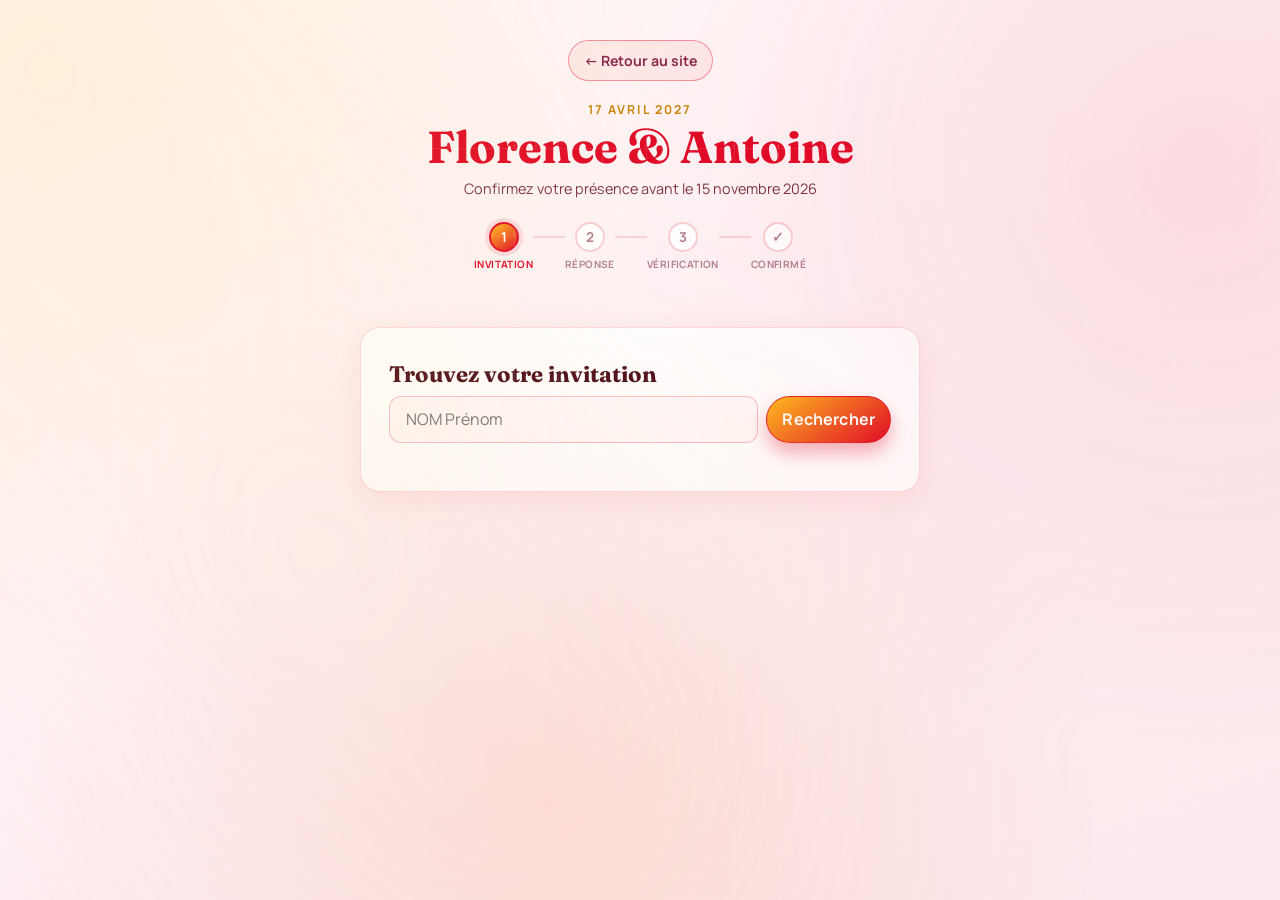
<file: rsvp.html>
<!DOCTYPE html>
<html lang="fr">
<head>
  <meta charset="UTF-8">
  <meta name="viewport" content="width=device-width, initial-scale=1.0">
  <title>RSVP — Florence &amp; Antoine</title>
  <meta name="description" content="Confirmez votre présence au mariage de Florence et Antoine — 17 avril 2027.">
  <meta property="og:title" content="RSVP — Mariage Florence &amp; Antoine">
  <meta property="og:description" content="Confirmez votre présence au mariage de Florence et Antoine le 17 avril 2027.">
  <meta property="og:type" content="website">
  <meta property="og:locale" content="fr_FR">
  <meta name="robots" content="noindex, nofollow">
  <link rel="icon" href="data:image/svg+xml,<svg xmlns='http://www.w3.org/2000/svg' viewBox='0 0 100 100'><text y='.9em' font-size='90'>💍</text></svg>">
  <link rel="preconnect" href="https://fonts.googleapis.com">
  <link rel="preconnect" href="https://fonts.gstatic.com" crossorigin>
  <link href="https://fonts.googleapis.com/css2?family=Fraunces:opsz,wght@9..144,600;9..144,700&family=Manrope:wght@400;500;600;700&display=swap" rel="stylesheet">
  <link rel="stylesheet" href="styles.css">
</head>
<body class="rsvp-page">
  <main class="rsvp-shell">
    <header class="rsvp-header">
      <a href="index.html" class="cta cta-secondary rsvp-back-home">← Retour au site</a>
      <p class="kicker">17 avril 2027</p>
      <h1>Florence &amp; Antoine</h1>
      <p class="rsvp-header-sub" style="margin-bottom:1.5rem;">Confirmez votre présence avant le 15 novembre 2026</p>

      <!-- Indicateur de progression -->
      <div class="rsvp-progress" id="rsvpProgress" aria-label="Progression du formulaire">
        <div class="rsvp-progress-step">
          <div class="rsvp-progress-dot is-active" id="progressDot1">1</div>
          <span class="rsvp-progress-label is-active" id="progressLabel1">Invitation</span>
        </div>
        <div class="rsvp-progress-connector" id="progressLine1"></div>
        <div class="rsvp-progress-step">
          <div class="rsvp-progress-dot" id="progressDot2">2</div>
          <span class="rsvp-progress-label" id="progressLabel2">Réponse</span>
        </div>
        <div class="rsvp-progress-connector" id="progressLine2"></div>
        <div class="rsvp-progress-step">
          <div class="rsvp-progress-dot" id="progressDot3">3</div>
          <span class="rsvp-progress-label" id="progressLabel3">Vérification</span>
        </div>
        <div class="rsvp-progress-connector" id="progressLine3"></div>
        <div class="rsvp-progress-step">
          <div class="rsvp-progress-dot" id="progressDot4">✓</div>
          <span class="rsvp-progress-label" id="progressLabel4">Confirmé</span>
        </div>
      </div>
    </header>

    <!-- ÉTAPE 1 : Recherche -->
    <section id="rsvpStepSearch" class="rsvp-card">
      <h2>Trouvez votre invitation</h2>
      <form id="rsvpSearchForm" class="rsvp-search-form" autocomplete="off">
        <input id="rsvpSearchInput" type="text" placeholder="NOM Prénom" autocomplete="off" spellcheck="false">
        <button type="submit" class="cta cta-primary">Rechercher</button>
      </form>
      <div id="rsvpSearchSpinner" class="rsvp-spinner is-hidden" aria-hidden="true"></div>
      <ul id="rsvpSearchResults" class="rsvp-results" aria-live="polite"></ul>
      <div id="rsvpSearchEmpty" class="rsvp-empty is-hidden">
        <p>😕 Aucun résultat pour ce nom.</p>
        <p style="margin-top:0.4rem;font-size:0.84rem;">Vérifiez l'orthographe ou <a href="mailto:florence.antoine.mariage@gmail.com" style="color:#e00a26;font-weight:700;">contactez-nous par email</a>.</p>
      </div>
    </section>

    <!-- ÉTAPE 2 : Formulaire RSVP -->
    <section id="rsvpStepForm" class="rsvp-card is-hidden">
      <h2 id="rsvpFormTitle">Votre réponse</h2>
      <p id="rsvpFormParty" class="rsvp-party-info"></p>
      <p id="rsvpFormEventBadge" class="rsvp-event-badge is-hidden"></p>

      <form id="rsvpForm" novalidate>
        <input type="hidden" id="rsvpGuestId">

        <fieldset class="rsvp-fieldset">
          <legend>Serez-vous présent(e) ?</legend>
          <div class="rsvp-choice-row">
            <label class="rsvp-choice rsvp-choice-yes">
              <input type="radio" name="rsvpStatus" value="yes" required>
              <span class="rsvp-choice-icon">✓</span>
              <span>Oui, je serai là !</span>
            </label>
            <label class="rsvp-choice rsvp-choice-no">
              <input type="radio" name="rsvpStatus" value="no" required>
              <span class="rsvp-choice-icon">✕</span>
              <span>Non, je ne pourrai pas venir</span>
            </label>
          </div>
        </fieldset>

        <!-- Sections visibles uniquement pour les invités repas (vin_repas) -->
        <fieldset id="rsvpHebergementSection" class="rsvp-fieldset is-hidden">
          <legend>Hébergement sur place</legend>
          <p class="rsvp-hebergement-info">Comptez entre 35 à 50 € par personne en fonction du nombre de réservations par personne et pour la nuit samedi.</p>
          <div class="rsvp-choice-row rsvp-choice-col">
            <label class="rsvp-choice">
              <input type="radio" name="rsvpHebergement" value="yes">
              <span class="rsvp-choice-icon">🏨</span>
              <span>Je souhaite dormir sur place pour faire la fête jusqu'au bout de la nuit.</span>
            </label>
            <label class="rsvp-choice">
              <input type="radio" name="rsvpHebergement" value="no" checked>
              <span class="rsvp-choice-icon">🚗</span>
              <span>Non, je dors ailleurs.</span>
            </label>
            <label class="rsvp-choice">
              <input type="radio" name="rsvpHebergement" value="maybe">
              <span class="rsvp-choice-icon">🤔</span>
              <span>J'y réfléchis, je vous fais signe rapidement.</span>
            </label>
          </div>
        </fieldset>

        <!-- Section enfants liés -->
        <fieldset id="rsvpChildrenSection" class="rsvp-fieldset is-hidden">
          <legend>Vos enfants</legend>
          <div id="rsvpChildrenList"></div>
        </fieldset>

        <div class="rsvp-extra-fields" id="rsvpExtraFields">
          <div class="rsvp-field">
            <label for="rsvpMusic">Je propose une musique <span class="rsvp-field-hint">(titre et artiste — facultatif)</span></label>
            <input type="text" id="rsvpMusic" placeholder="Ex : Bohemian Rhapsody — Queen">
          </div>
          <div class="rsvp-field">
            <label for="rsvpAllergies">Allergies / régimes alimentaires <span class="rsvp-field-hint">(facultatif)</span></label>
            <input type="text" id="rsvpAllergies" placeholder="Ex : sans gluten, végétarien…">
          </div>
          <div class="rsvp-field">
            <label for="rsvpQuestion">Une question ou un message ? <span class="rsvp-field-hint">(facultatif)</span></label>
            <textarea id="rsvpQuestion" rows="3" placeholder="Votre message…"></textarea>
          </div>
        </div>

        <p id="rsvpFormError" class="rsvp-form-error is-hidden"></p>

        <div class="rsvp-form-actions">
          <button type="button" id="rsvpBackBtn" class="cta cta-secondary">← Retour</button>
          <button type="submit" class="cta cta-primary">Vérifier ma réponse →</button>
        </div>
      </form>
    </section>

    <!-- ÉTAPE 3 : Récapitulatif avant confirmation -->
    <section id="rsvpStepReview" class="rsvp-card is-hidden">
      <h2>Vérifiez votre réponse</h2>
      <p class="rsvp-hint">Voici ce que vous êtes sur le point de confirmer :</p>

      <div class="rsvp-summary" id="rsvpSummaryBox"></div>

      <p id="rsvpReviewError" class="rsvp-form-error is-hidden"></p>

      <div class="rsvp-form-actions">
        <button type="button" id="rsvpReviewBackBtn" class="cta cta-secondary">← Modifier</button>
        <button type="button" id="rsvpConfirmSubmitBtn" class="cta cta-primary">Confirmer définitivement ✓</button>
      </div>
    </section>

    <!-- ÉTAPE 4 : Confirmation finale -->
    <section id="rsvpStepDone" class="rsvp-card rsvp-confirm is-hidden">
      <div id="rsvpConfirmYes" class="is-hidden">
        <div class="rsvp-confirm-icon rsvp-confirm-icon-yes">✓</div>
        <h2>À très bientôt !</h2>
        <p id="rsvpConfirmYesText"></p>
        <p class="rsvp-confirm-date">📅 Le 17 avril 2027 — Gisors puis Les Domaines de Gaston, Les Andelys</p>
        <a id="rsvpCalendarLink" class="cta cta-secondary rsvp-calendar-btn" download="mariage-florence-antoine.ics">
          📆 Ajouter à mon agenda
        </a>
      </div>
      <div id="rsvpConfirmNo" class="is-hidden">
        <div class="rsvp-confirm-icon rsvp-confirm-icon-no">♡</div>
        <h2>Merci pour votre réponse</h2>
        <p>Nous sommes désolés que vous ne puissiez pas être là, mais nous vous remercions de nous avoir prévenus.</p>
      </div>
      <div class="rsvp-confirm-actions">
        <button type="button" id="rsvpModifyBtn" class="cta cta-secondary">Modifier ma réponse</button>
        <a href="index.html" class="cta cta-primary">Retour au site</a>
      </div>
      <div class="rsvp-another-person">
        <button type="button" id="rsvpAnotherPersonBtn" class="cta cta-secondary">Confirmer la présence d'une autre personne</button>
      </div>
    </section>

  </main>

  <script>
  (() => {
    const stepSearch = document.getElementById("rsvpStepSearch");
    const stepForm   = document.getElementById("rsvpStepForm");
    const stepReview = document.getElementById("rsvpStepReview");
    const stepDone   = document.getElementById("rsvpStepDone");

    const searchInput   = document.getElementById("rsvpSearchInput");
    const searchResults = document.getElementById("rsvpSearchResults");
    const searchEmpty   = document.getElementById("rsvpSearchEmpty");
    const searchSpinner = document.getElementById("rsvpSearchSpinner");

    const formTitle        = document.getElementById("rsvpFormTitle");
    const formParty        = document.getElementById("rsvpFormParty");
    const formEventBadge   = document.getElementById("rsvpFormEventBadge");
    const guestIdField     = document.getElementById("rsvpGuestId");
    const hebergSection    = document.getElementById("rsvpHebergementSection");
    const musicInput       = document.getElementById("rsvpMusic");
    const allergiesInput   = document.getElementById("rsvpAllergies");
    const questionInput    = document.getElementById("rsvpQuestion");
    const formError        = document.getElementById("rsvpFormError");
    const reviewError      = document.getElementById("rsvpReviewError");
    const summaryBox       = document.getElementById("rsvpSummaryBox");
    const extraFields      = document.getElementById("rsvpExtraFields");

    const confirmYes     = document.getElementById("rsvpConfirmYes");
    const confirmNo      = document.getElementById("rsvpConfirmNo");
    const confirmYesTxt  = document.getElementById("rsvpConfirmYesText");
    const childrenSection = document.getElementById("rsvpChildrenSection");
    const childrenList    = document.getElementById("rsvpChildrenList");

    const STEPS = [stepSearch, stepForm, stepReview, stepDone];
    let currentGuest = null;
    let pendingPayload = null;

    // Reformate "NOM Prénom" → "Prénom NOM" si le premier mot est en majuscules
    function formatName(raw) {
      const parts = raw.trim().split(/\s+/);
      if (parts.length < 2) return raw;
      let i = 0;
      while (i < parts.length && parts[i] === parts[i].toUpperCase() && /[A-ZÀÂÄÉÈÊËÎÏÔÙÛÜÇ]/.test(parts[i])) {
        i++;
      }
      if (i === 0 || i === parts.length) return raw;
      return parts.slice(i).join(" ") + " " + parts.slice(0, i).join(" ");
    }

    function show(el) { el.classList.remove("is-hidden"); }
    function hide(el) { el.classList.add("is-hidden"); }

    // ── Indicateur de progression ────────────────────────────────
    function setProgress(activeStep) {
      // activeStep : 1,2,3,4
      for (let i = 1; i <= 4; i++) {
        const dot   = document.getElementById(`progressDot${i}`);
        const label = document.getElementById(`progressLabel${i}`);
        const line  = document.getElementById(`progressLine${i}`);
        dot.classList.remove("is-active", "is-done");
        label.classList.remove("is-active", "is-done");
        if (line) line.classList.remove("is-done");
        if (i < activeStep) {
          dot.classList.add("is-done");
          label.classList.add("is-done");
          dot.textContent = "✓";
          if (line) line.classList.add("is-done");
        } else if (i === activeStep) {
          dot.classList.add("is-active");
          label.classList.add("is-active");
          dot.textContent = i === 4 ? "✓" : String(i);
        } else {
          dot.textContent = i === 4 ? "✓" : String(i);
        }
      }
    }

    function goToStep(step) {
      STEPS.forEach(s => hide(s));
      show(step);
      step.scrollIntoView({ behavior: "smooth", block: "start" });
      if (step === stepSearch) setProgress(1);
      else if (step === stepForm)   setProgress(2);
      else if (step === stepReview) setProgress(3);
      else if (step === stepDone)   setProgress(4);
    }

    // ── Recherche ────────────────────────────────────────────────
    document.getElementById("rsvpSearchForm").addEventListener("submit", async (e) => {
      e.preventDefault();
      const q = searchInput.value.trim();
      if (q.length < 2) return;

      searchResults.innerHTML = "";
      hide(searchEmpty);
      show(searchSpinner);

      try {
        const res = await fetch(`/api/rsvp/search?q=${encodeURIComponent(q)}`);
        const data = await res.json();
        hide(searchSpinner);
        if (!data.ok || data.results.length === 0) {
          show(searchEmpty);
          return;
        }
        data.results.forEach(guest => {
          const li = document.createElement("li");
          li.className = "rsvp-result-item";
          const groupLabels = { single: "invitation individuelle", couple: "invitation couple", family: "invitation famille" };
          const gl = groupLabels[guest.groupType] || "";
          const alreadyAnswered = guest.rsvpSubmittedAt > 0;
          const statusLabel = guest.status === "yes" ? "Confirmé ✓" : guest.status === "no" ? "Décliné" : "";
          li.innerHTML = `
            <span class="rsvp-result-name">${formatName(guest.name)}</span>
            <span class="rsvp-result-meta">${gl}${alreadyAnswered ? ` — <em>${statusLabel}</em>` : ""}</span>
            <button class="cta cta-primary rsvp-result-btn" type="button">
              ${alreadyAnswered ? "Modifier ma réponse" : "Répondre"}
            </button>`;
          li.querySelector("button").addEventListener("click", () => openForm(guest));
          searchResults.appendChild(li);
        });
      } catch {
        hide(searchSpinner);
        show(searchEmpty);
      }
    });

    function escHtml(s) {
      return String(s ?? "").replace(/&/g, "&amp;").replace(/</g, "&lt;").replace(/>/g, "&gt;").replace(/"/g, "&quot;");
    }

    const CAT_LABEL = { baby: "🍼 Bébé", child: "👧 Enfant", teen: "🧑 Ado" };

    function renderChildren(children) {
      if (!childrenSection || !childrenList) return;
      if (!children || children.length === 0) {
        hide(childrenSection);
        return;
      }
      childrenList.innerHTML = "";
      children.forEach(child => {
        const wrap = document.createElement("div");
        wrap.className = "rsvp-child-row";
        wrap.dataset.childId = child.id;
        const catLabel = CAT_LABEL[child.guestCategory] || "👧 Enfant";
        wrap.innerHTML = `
          <p class="rsvp-child-name">${catLabel} <strong>${escHtml(child.name)}</strong></p>
          <div class="rsvp-field" style="margin-top:6px;">
            <label>Allergies / régimes <span class="rsvp-field-hint">(facultatif)</span></label>
            <input type="text" class="rsvp-child-allergies" value="${escHtml(child.allergies || "")}" placeholder="Ex : sans gluten, végétarien…">
          </div>
          <div class="rsvp-field" style="margin-top:4px;">
            <label>Message <span class="rsvp-field-hint">(facultatif)</span></label>
            <input type="text" class="rsvp-child-question" value="${escHtml(child.otherQuestion || "")}" placeholder="Une remarque ?">
          </div>`;
        childrenList.appendChild(wrap);
      });
      show(childrenSection);
    }

    function collectChildrenAnswers() {
      if (!childrenList) return [];
      return Array.from(childrenList.querySelectorAll(".rsvp-child-row")).map(row => ({
        id: row.dataset.childId,
        allergies: row.querySelector(".rsvp-child-allergies")?.value.trim() ?? "",
        otherQuestion: row.querySelector(".rsvp-child-question")?.value.trim() ?? "",
      }));
    }

    // ── Formulaire ───────────────────────────────────────────────
    let isVhOnly = false;

    function openForm(guest) {
      currentGuest = guest;
      isVhOnly = guest.attendanceType === "vin_only";
      guestIdField.value = guest.id;
      formTitle.textContent = formatName(guest.name);

      const groupLabels = { single: "1 personne", couple: "2 personnes", family: `${guest.partySize} personnes` };
      formParty.textContent = groupLabels[guest.groupType] || `${guest.partySize} personnes`;

      // Badge type d'invitation
      if (formEventBadge) {
        formEventBadge.textContent = isVhOnly
          ? "⛪ Cérémonies (14h) + 🥂 vin d'honneur (16h30)"
          : "⛪ Cérémonies (14h) + 🎉 journée complète (cocktail & dîner)";
        show(formEventBadge);
      }

      // Pour vin d'honneur : uniquement le oui/non, rien d'autre
      if (extraFields) extraFields.style.display = isVhOnly ? "none" : "";

      // Enfants liés
      renderChildren(isVhOnly ? [] : (guest.children || []));

      const radios = document.querySelectorAll("input[name='rsvpStatus']");
      radios.forEach(r => { r.checked = r.value === guest.status; });

      const hCurrent = guest.hebergement ? "yes" : (guest.hebergementInfo ? "maybe" : "no");
      const hRadios = document.querySelectorAll("input[name='rsvpHebergement']");
      hRadios.forEach(r => { r.checked = r.value === hCurrent; });

      if (musicInput)     musicInput.value     = guest.musicSuggestion || "";
      if (allergiesInput) allergiesInput.value  = guest.allergies || "";
      if (questionInput)  questionInput.value   = guest.otherQuestion || "";

      // Hébergement uniquement pour invités repas
      if (!isVhOnly && guest.status === "yes") show(hebergSection);
      else hide(hebergSection);

      hide(formError);
      goToStep(stepForm);
    }

    document.querySelectorAll("input[name='rsvpStatus']").forEach(r => {
      r.addEventListener("change", () => {
        if (r.value === "yes" && r.checked && !isVhOnly) show(hebergSection);
        else if (r.value === "no" && r.checked) hide(hebergSection);
      });
    });

    document.getElementById("rsvpBackBtn").addEventListener("click", () => goToStep(stepSearch));

    // ── Formulaire → Récapitulatif ───────────────────────────────
    document.getElementById("rsvpForm").addEventListener("submit", (e) => {
      e.preventDefault();
      hide(formError);

      const statusRadio = document.querySelector("input[name='rsvpStatus']:checked");
      if (!statusRadio) {
        formError.textContent = "Merci de choisir votre réponse (oui ou non).";
        show(formError);
        return;
      }

      const status = statusRadio.value;
      const hRadio = document.querySelector("input[name='rsvpHebergement']:checked");
      const hebergementChoice = (!isVhOnly && status === "yes") ? (hRadio?.value || "no") : "no";
      const hebergement = hebergementChoice === "yes";
      const hebergementInfo = hebergementChoice === "maybe";
      const musicSuggestion = isVhOnly ? "" : (musicInput?.value ?? "").trim();
      const allergies       = isVhOnly ? "" : (allergiesInput?.value ?? "").trim();
      const otherQuestion    = (questionInput?.value ?? "").trim();
      const childrenAnswers  = collectChildrenAnswers();

      pendingPayload = { id: guestIdField.value, token: currentGuest.rsvpToken || "", status, hebergement, hebergementInfo, musicSuggestion, allergies, otherQuestion, childrenAnswers };

      // Construire le récapitulatif
      const rows = [];
      rows.push({ label: "Invité", value: formatName(currentGuest.name) });
      rows.push({ label: "Événement", value: isVhOnly ? "⛪ Cérémonies + 🥂 vin d'honneur" : "⛪ Cérémonies + 🎉 journée complète" });
      rows.push({ label: "Réponse", value: status === "yes" ? "✓ Présent(e)" : "✕ Absent(e)" });
      if (!isVhOnly && status === "yes") {
        const hLabels = { yes: "🏨 Dort sur place", no: "🚗 Rentre le soir", maybe: "🤔 À confirmer rapidement" };
        rows.push({ label: "Hébergement", value: hLabels[hebergementChoice] || "—" });
      }
      if (musicSuggestion) rows.push({ label: "Musique", value: `🎵 ${musicSuggestion}` });
      if (allergies)       rows.push({ label: "Allergies / régime alimentaire", value: `🥗 ${allergies}` });
      if (otherQuestion)   rows.push({ label: "Question", value: `❓ ${otherQuestion}` });
      childrenAnswers.forEach(ca => {
        const child = (currentGuest.children || []).find(c => c.id === ca.id);
        if (!child) return;
        const catLabel = CAT_LABEL[child.guestCategory] || "Enfant";
        rows.push({ label: `${catLabel} ${child.name}`, value: ca.allergies ? `🥗 ${ca.allergies}` : (status === "yes" ? "✓ Présent(e)" : "✕ Absent(e)") });
      });

      summaryBox.innerHTML = rows.map(r =>
        `<div class="rsvp-summary-row">
          <span class="rsvp-summary-label">${r.label}</span>
          <span class="rsvp-summary-value">${r.value}</span>
        </div>`
      ).join("");

      hide(reviewError);
      goToStep(stepReview);
    });

    // ── Récapitulatif → Retour formulaire ───────────────────────
    document.getElementById("rsvpReviewBackBtn").addEventListener("click", () => goToStep(stepForm));

    // ── Récapitulatif → Soumission finale ───────────────────────
    document.getElementById("rsvpConfirmSubmitBtn").addEventListener("click", async () => {
      if (!pendingPayload) return;
      hide(reviewError);

      const btn = document.getElementById("rsvpConfirmSubmitBtn");
      btn.disabled = true;
      btn.textContent = "Envoi en cours…";

      try {
        const res = await fetch("/api/rsvp/submit", {
          method: "POST",
          headers: { "Content-Type": "application/json" },
          body: JSON.stringify(pendingPayload),
        });
        const data = await res.json();
        if (!data.ok) throw new Error(data.error || "Erreur serveur");

        currentGuest = { ...currentGuest, ...pendingPayload };
        showConfirmation(pendingPayload.status, pendingPayload.hebergement, pendingPayload.hebergementInfo);
      } catch (err) {
        reviewError.textContent = `Une erreur est survenue : ${err.message}. Réessayez ou contactez-nous.`;
        show(reviewError);
      } finally {
        btn.disabled = false;
        btn.textContent = "Confirmer définitivement ✓";
      }
    });

    // ── Confirmation ─────────────────────────────────────────────
    function showConfirmation(status, hebergement, hebergementInfo = false) {
      hide(confirmYes); hide(confirmNo);
      if (status === "yes") {
        show(confirmYes);
        const guestName = formatName(currentGuest?.name || "Cher invité");
        const hebergChoice = hebergement ? "yes" : (hebergementInfo ? "maybe" : "no");
        confirmYesTxt.textContent = hebergChoice === "yes"
          ? `Merci ${guestName}, votre présence est confirmée avec hébergement sur place. On a tellement hâte de célébrer avec vous !`
          : hebergChoice === "maybe"
          ? `Merci ${guestName}, votre présence est confirmée ! Revenez-nous vite pour confirmer votre hébergement.`
          : `Merci ${guestName}, votre présence est confirmée ! On a tellement hâte de célébrer avec vous.`;
      } else {
        show(confirmNo);
      }
      goToStep(stepDone);

      // Animation de pétales si présent
      if (status === "yes") {
        stepDone.classList.add("is-celebrating");
        launchPetals();
      }
    }

    function launchPetals() {
      const colors = ["#f03f59", "#ffbd1c", "#f65d08", "#ff9ab5", "#ffeaa0"];
      for (let i = 0; i < 18; i++) {
        setTimeout(() => {
          const p = document.createElement("span");
          p.className = "rsvp-celebrate-petal";
          const dx = (Math.random() - 0.5) * 160;
          const rot = (Math.random() > 0.5 ? 1 : -1) * (200 + Math.random() * 400);
          p.style.cssText = `
            left: ${20 + Math.random() * 60}%;
            top: 15%;
            background: ${colors[Math.floor(Math.random() * colors.length)]};
            --dx: ${dx}px;
            --rot: ${rot}deg;
            animation-duration: ${1.1 + Math.random() * 0.8}s;
            animation-delay: ${Math.random() * 0.3}s;
          `;
          stepDone.appendChild(p);
          p.addEventListener("animationend", () => p.remove());
        }, i * 60);
      }
    }

    document.getElementById("rsvpModifyBtn").addEventListener("click", () => {
      if (currentGuest) openForm(currentGuest);
      else goToStep(stepSearch);
    });

    document.getElementById("rsvpAnotherPersonBtn").addEventListener("click", () => {
      currentGuest = null;
      pendingPayload = null;
      searchInput.value = "";
      searchResults.innerHTML = "";
      hide(searchEmpty);
      stepDone.classList.remove("is-celebrating");
      goToStep(stepSearch);
    });

    // Génère un lien .ics pour ajouter au calendrier
    function buildIcsDataUrl() {
      const ics = [
        "BEGIN:VCALENDAR",
        "VERSION:2.0",
        "PRODID:-//Florence & Antoine//Mariage//FR",
        "BEGIN:VEVENT",
        "DTSTART:20270417T143000Z",
        "DTEND:20270418T000000Z",
        "SUMMARY:Mariage de Florence & Antoine",
        "DESCRIPTION:Cérémonie à Gisors, réception aux Domaines de Gaston (Les Andelys)",
        "LOCATION:Les Domaines de Gaston\\, Les Andelys\\, 27700",
        "STATUS:CONFIRMED",
        "END:VEVENT",
        "END:VCALENDAR",
      ].join("\r\n");
      const blob = new Blob([ics], { type: "text/calendar;charset=utf-8" });
      return URL.createObjectURL(blob);
    }

    const calLink = document.getElementById("rsvpCalendarLink");
    if (calLink) calLink.href = buildIcsDataUrl();

    // Init
    setProgress(1);
  })();
  </script>
</body>
</html>
</file>
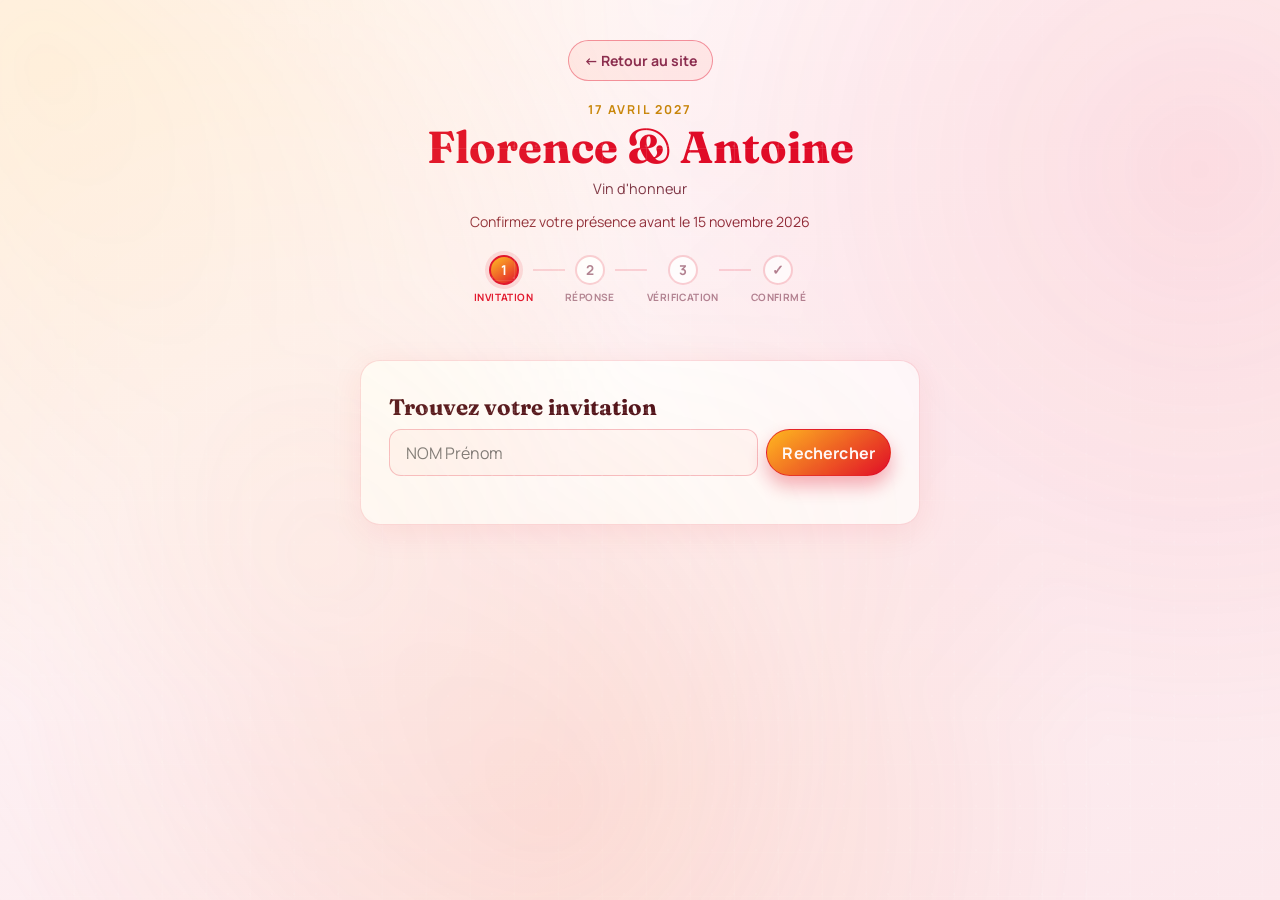
<file: rsvp_vh.html>
<!DOCTYPE html>
<html lang="fr">
<head>
  <meta charset="UTF-8">
  <meta name="viewport" content="width=device-width, initial-scale=1.0">
  <title>RSVP Vin d'honneur — Florence &amp; Antoine</title>
  <meta name="description" content="Confirmez votre présence au vin d'honneur de Florence et Antoine — 17 avril 2027.">
  <meta name="robots" content="noindex, nofollow">
  <link rel="icon" href="data:image/svg+xml,<svg xmlns='http://www.w3.org/2000/svg' viewBox='0 0 100 100'><text y='.9em' font-size='90'>💍</text></svg>">
  <link rel="preconnect" href="https://fonts.googleapis.com">
  <link rel="preconnect" href="https://fonts.gstatic.com" crossorigin>
  <link href="https://fonts.googleapis.com/css2?family=Fraunces:opsz,wght@9..144,600;9..144,700&family=Manrope:wght@400;500;600;700&display=swap" rel="stylesheet">
  <link rel="stylesheet" href="styles.css">
</head>
<body class="rsvp-page">
  <main class="rsvp-shell">
    <header class="rsvp-header">
      <a href="index.html" class="cta cta-secondary rsvp-back-home">← Retour au site</a>
      <p class="kicker">17 avril 2027</p>
      <h1>Florence &amp; Antoine</h1>
      <p class="rsvp-header-sub" style="margin-bottom:0.5rem;">Vin d'honneur</p>
      <p style="font-size:0.88rem;color:var(--ink-soft);margin-bottom:1.5rem;">Confirmez votre présence avant le 15 novembre 2026</p>

      <!-- Indicateur de progression -->
      <div class="rsvp-progress" id="rsvpProgress" aria-label="Progression du formulaire">
        <div class="rsvp-progress-step">
          <div class="rsvp-progress-dot is-active" id="progressDot1">1</div>
          <span class="rsvp-progress-label is-active" id="progressLabel1">Invitation</span>
        </div>
        <div class="rsvp-progress-connector" id="progressLine1"></div>
        <div class="rsvp-progress-step">
          <div class="rsvp-progress-dot" id="progressDot2">2</div>
          <span class="rsvp-progress-label" id="progressLabel2">Réponse</span>
        </div>
        <div class="rsvp-progress-connector" id="progressLine2"></div>
        <div class="rsvp-progress-step">
          <div class="rsvp-progress-dot" id="progressDot3">3</div>
          <span class="rsvp-progress-label" id="progressLabel3">Vérification</span>
        </div>
        <div class="rsvp-progress-connector" id="progressLine3"></div>
        <div class="rsvp-progress-step">
          <div class="rsvp-progress-dot" id="progressDot4">✓</div>
          <span class="rsvp-progress-label" id="progressLabel4">Confirmé</span>
        </div>
      </div>
    </header>

    <!-- ÉTAPE 1 : Recherche -->
    <section id="rsvpStepSearch" class="rsvp-card">
      <h2>Trouvez votre invitation</h2>
      <form id="rsvpSearchForm" class="rsvp-search-form" autocomplete="off">
        <input id="rsvpSearchInput" type="text" placeholder="NOM Prénom" autocomplete="off" spellcheck="false">
        <button type="submit" class="cta cta-primary">Rechercher</button>
      </form>
      <div id="rsvpSearchSpinner" class="rsvp-spinner is-hidden" aria-hidden="true"></div>
      <ul id="rsvpSearchResults" class="rsvp-results" aria-live="polite"></ul>
      <div id="rsvpSearchEmpty" class="rsvp-empty is-hidden">
        <p>😕 Aucun résultat pour ce nom.</p>
        <p style="margin-top:0.4rem;font-size:0.84rem;">Vérifiez l'orthographe ou <a href="mailto:florence.antoine.mariage@gmail.com" style="color:#e00a26;font-weight:700;">contactez-nous par email</a>.</p>
      </div>
    </section>

    <!-- ÉTAPE 2 : Formulaire RSVP simplifié -->
    <section id="rsvpStepForm" class="rsvp-card is-hidden">
      <h2 id="rsvpFormTitle">Votre réponse</h2>
      <p id="rsvpFormParty" class="rsvp-party-info"></p>
      <p style="font-size:0.84rem;color:var(--ink-soft);margin-bottom:1.2rem;">
        ⛪ Cérémonies à Gisors (14h) — 🥂 Vin d'honneur aux Domaines de Gaston (16h30)
      </p>

      <form id="rsvpForm" novalidate>
        <input type="hidden" id="rsvpGuestId">

        <fieldset class="rsvp-fieldset">
          <legend>Serez-vous présent(e) ?</legend>
          <div class="rsvp-choice-row">
            <label class="rsvp-choice rsvp-choice-yes">
              <input type="radio" name="rsvpStatus" value="yes" required>
              <span class="rsvp-choice-icon">✓</span>
              <span>Oui, je serai là !</span>
            </label>
            <label class="rsvp-choice rsvp-choice-no">
              <input type="radio" name="rsvpStatus" value="no" required>
              <span class="rsvp-choice-icon">✕</span>
              <span>Non, je ne pourrai pas venir</span>
            </label>
          </div>
        </fieldset>

        <div class="rsvp-extra-fields">
          <div class="rsvp-field">
            <label for="rsvpQuestion">Un message pour nous ? <span class="rsvp-field-hint">(facultatif)</span></label>
            <textarea id="rsvpQuestion" rows="3" placeholder="Votre message…"></textarea>
          </div>
        </div>

        <p id="rsvpFormError" class="rsvp-form-error is-hidden"></p>

        <div class="rsvp-form-actions">
          <button type="button" id="rsvpBackBtn" class="cta cta-secondary">← Retour</button>
          <button type="submit" class="cta cta-primary">Vérifier ma réponse →</button>
        </div>
      </form>
    </section>

    <!-- ÉTAPE 3 : Récapitulatif avant confirmation -->
    <section id="rsvpStepReview" class="rsvp-card is-hidden">
      <h2>Vérifiez votre réponse</h2>
      <p class="rsvp-hint">Voici ce que vous êtes sur le point de confirmer :</p>

      <div class="rsvp-summary" id="rsvpSummaryBox"></div>

      <p id="rsvpReviewError" class="rsvp-form-error is-hidden"></p>

      <div class="rsvp-form-actions">
        <button type="button" id="rsvpReviewBackBtn" class="cta cta-secondary">← Modifier</button>
        <button type="button" id="rsvpConfirmSubmitBtn" class="cta cta-primary">Confirmer définitivement ✓</button>
      </div>
    </section>

    <!-- ÉTAPE 4 : Confirmation finale -->
    <section id="rsvpStepDone" class="rsvp-card rsvp-confirm is-hidden">
      <div id="rsvpConfirmYes" class="is-hidden">
        <div class="rsvp-confirm-icon rsvp-confirm-icon-yes">✓</div>
        <h2>À très bientôt !</h2>
        <p id="rsvpConfirmYesText"></p>
        <p class="rsvp-confirm-date">📅 Le 17 avril 2027 — Cérémonies à 14h00 (Gisors), vin d'honneur à partir de 16h30 (Les Andelys)</p>
        <a id="rsvpCalendarLink" class="cta cta-secondary rsvp-calendar-btn" download="mariage-florence-antoine-vh.ics">
          📆 Ajouter à mon agenda
        </a>
      </div>
      <div id="rsvpConfirmNo" class="is-hidden">
        <div class="rsvp-confirm-icon rsvp-confirm-icon-no">♡</div>
        <h2>Merci pour votre réponse</h2>
        <p>Nous sommes désolés que vous ne puissiez pas être là, mais nous vous remercions de nous avoir prévenus.</p>
      </div>
      <div class="rsvp-confirm-actions">
        <button type="button" id="rsvpModifyBtn" class="cta cta-secondary">Modifier ma réponse</button>
        <a href="index.html" class="cta cta-primary">Retour au site</a>
      </div>
      <div class="rsvp-another-person">
        <button type="button" id="rsvpAnotherPersonBtn" class="cta cta-secondary">Confirmer la présence d'une autre personne</button>
      </div>
    </section>

  </main>

  <script>
  (() => {
    const stepSearch = document.getElementById("rsvpStepSearch");
    const stepForm   = document.getElementById("rsvpStepForm");
    const stepReview = document.getElementById("rsvpStepReview");
    const stepDone   = document.getElementById("rsvpStepDone");

    const searchInput   = document.getElementById("rsvpSearchInput");
    const searchResults = document.getElementById("rsvpSearchResults");
    const searchEmpty   = document.getElementById("rsvpSearchEmpty");
    const searchSpinner = document.getElementById("rsvpSearchSpinner");

    const formTitle    = document.getElementById("rsvpFormTitle");
    const formParty    = document.getElementById("rsvpFormParty");
    const guestIdField = document.getElementById("rsvpGuestId");
    const questionInput = document.getElementById("rsvpQuestion");
    const formError    = document.getElementById("rsvpFormError");
    const reviewError  = document.getElementById("rsvpReviewError");
    const summaryBox   = document.getElementById("rsvpSummaryBox");

    const confirmYes    = document.getElementById("rsvpConfirmYes");
    const confirmNo     = document.getElementById("rsvpConfirmNo");
    const confirmYesTxt = document.getElementById("rsvpConfirmYesText");

    const STEPS = [stepSearch, stepForm, stepReview, stepDone];
    let currentGuest  = null;
    let pendingPayload = null;

    function formatName(raw) {
      const parts = raw.trim().split(/\s+/);
      if (parts.length < 2) return raw;
      let i = 0;
      while (i < parts.length && parts[i] === parts[i].toUpperCase() && /[A-ZÀÂÄÉÈÊËÎÏÔÙÛÜÇ]/.test(parts[i])) i++;
      if (i === 0 || i === parts.length) return raw;
      return parts.slice(i).join(" ") + " " + parts.slice(0, i).join(" ");
    }

    function show(el) { el.classList.remove("is-hidden"); }
    function hide(el) { el.classList.add("is-hidden"); }

    function setProgress(activeStep) {
      for (let i = 1; i <= 4; i++) {
        const dot   = document.getElementById(`progressDot${i}`);
        const label = document.getElementById(`progressLabel${i}`);
        const line  = document.getElementById(`progressLine${i}`);
        dot.classList.remove("is-active", "is-done");
        label.classList.remove("is-active", "is-done");
        if (line) line.classList.remove("is-done");
        if (i < activeStep) {
          dot.classList.add("is-done"); label.classList.add("is-done");
          dot.textContent = "✓";
          if (line) line.classList.add("is-done");
        } else if (i === activeStep) {
          dot.classList.add("is-active"); label.classList.add("is-active");
          dot.textContent = i === 4 ? "✓" : String(i);
        } else {
          dot.textContent = i === 4 ? "✓" : String(i);
        }
      }
    }

    function goToStep(step) {
      STEPS.forEach(s => hide(s));
      show(step);
      step.scrollIntoView({ behavior: "smooth", block: "start" });
      if (step === stepSearch) setProgress(1);
      else if (step === stepForm)   setProgress(2);
      else if (step === stepReview) setProgress(3);
      else if (step === stepDone)   setProgress(4);
    }

    // ── Recherche ────────────────────────────────────────────────
    document.getElementById("rsvpSearchForm").addEventListener("submit", async (e) => {
      e.preventDefault();
      const q = searchInput.value.trim();
      if (q.length < 2) return;

      searchResults.innerHTML = "";
      hide(searchEmpty);
      show(searchSpinner);

      try {
        const res = await fetch(`/api/rsvp/search?q=${encodeURIComponent(q)}`);
        const data = await res.json();
        hide(searchSpinner);
        if (!data.ok || data.results.length === 0) { show(searchEmpty); return; }

        data.results.forEach(guest => {
          const li = document.createElement("li");
          li.className = "rsvp-result-item";
          const groupLabels = { single: "invitation individuelle", couple: "invitation couple", family: "invitation famille" };
          const gl = groupLabels[guest.groupType] || "";
          const alreadyAnswered = guest.rsvpSubmittedAt > 0;
          const statusLabel = guest.status === "yes" ? "Confirmé ✓" : guest.status === "no" ? "Décliné" : "";
          li.innerHTML = `
            <span class="rsvp-result-name">${formatName(guest.name)}</span>
            <span class="rsvp-result-meta">${gl}${alreadyAnswered ? ` — <em>${statusLabel}</em>` : ""}</span>
            <button class="cta cta-primary rsvp-result-btn" type="button">
              ${alreadyAnswered ? "Modifier ma réponse" : "Répondre"}
            </button>`;
          li.querySelector("button").addEventListener("click", () => openForm(guest));
          searchResults.appendChild(li);
        });
      } catch {
        hide(searchSpinner);
        show(searchEmpty);
      }
    });

    // ── Formulaire ───────────────────────────────────────────────
    function openForm(guest) {
      currentGuest = guest;
      guestIdField.value = guest.id;
      formTitle.textContent = formatName(guest.name);

      const groupLabels = { single: "1 personne", couple: "2 personnes", family: `${guest.partySize} personnes` };
      formParty.textContent = groupLabels[guest.groupType] || `${guest.partySize} personnes`;

      const radios = document.querySelectorAll("input[name='rsvpStatus']");
      radios.forEach(r => { r.checked = r.value === guest.status; });

      if (questionInput) questionInput.value = guest.otherQuestion || "";

      hide(formError);
      goToStep(stepForm);
    }

    document.getElementById("rsvpBackBtn").addEventListener("click", () => goToStep(stepSearch));

    // ── Formulaire → Récapitulatif ───────────────────────────────
    document.getElementById("rsvpForm").addEventListener("submit", (e) => {
      e.preventDefault();
      hide(formError);

      const statusRadio = document.querySelector("input[name='rsvpStatus']:checked");
      if (!statusRadio) {
        formError.textContent = "Merci de choisir votre réponse (oui ou non).";
        show(formError);
        return;
      }

      const status = statusRadio.value;
      const otherQuestion = (questionInput?.value ?? "").trim();

      pendingPayload = {
        id: guestIdField.value,
        token: currentGuest.rsvpToken || "",
        status,
        hebergement: false,
        hebergementInfo: false,
        musicSuggestion: "",
        allergies: "",
        otherQuestion,
        invitationType: "vh"
      };

      const rows = [];
      rows.push({ label: "Invité", value: formatName(currentGuest.name) });
      rows.push({ label: "Réponse", value: status === "yes" ? "✓ Présent(e)" : "✕ Absent(e)" });
      if (otherQuestion) rows.push({ label: "Message", value: `💬 ${otherQuestion}` });

      summaryBox.innerHTML = rows.map(r =>
        `<div class="rsvp-summary-row">
          <span class="rsvp-summary-label">${r.label}</span>
          <span class="rsvp-summary-value">${r.value}</span>
        </div>`
      ).join("");

      hide(reviewError);
      goToStep(stepReview);
    });

    document.getElementById("rsvpReviewBackBtn").addEventListener("click", () => goToStep(stepForm));

    // ── Récapitulatif → Soumission finale ───────────────────────
    document.getElementById("rsvpConfirmSubmitBtn").addEventListener("click", async () => {
      if (!pendingPayload) return;
      hide(reviewError);

      const btn = document.getElementById("rsvpConfirmSubmitBtn");
      btn.disabled = true;
      btn.textContent = "Envoi en cours…";

      try {
        const res = await fetch("/api/rsvp/submit", {
          method: "POST",
          headers: { "Content-Type": "application/json" },
          body: JSON.stringify(pendingPayload),
        });
        const data = await res.json();
        if (!data.ok) throw new Error(data.error || "Erreur serveur");

        currentGuest = { ...currentGuest, ...pendingPayload };
        showConfirmation(pendingPayload.status);
      } catch (err) {
        reviewError.textContent = `Une erreur est survenue : ${err.message}. Réessayez ou contactez-nous.`;
        show(reviewError);
      } finally {
        btn.disabled = false;
        btn.textContent = "Confirmer définitivement ✓";
      }
    });

    // ── Confirmation ─────────────────────────────────────────────
    function showConfirmation(status) {
      hide(confirmYes); hide(confirmNo);
      if (status === "yes") {
        show(confirmYes);
        const guestName = formatName(currentGuest?.name || "Cher invité");
        confirmYesTxt.textContent = `Merci ${guestName}, votre présence au vin d'honneur est confirmée ! On a tellement hâte de vous voir.`;
        stepDone.classList.add("is-celebrating");
        launchPetals();
      } else {
        show(confirmNo);
      }
      goToStep(stepDone);
    }

    function launchPetals() {
      const colors = ["#f03f59", "#ffbd1c", "#f65d08", "#ff9ab5", "#ffeaa0"];
      for (let i = 0; i < 18; i++) {
        setTimeout(() => {
          const p = document.createElement("span");
          p.className = "rsvp-celebrate-petal";
          const dx = (Math.random() - 0.5) * 160;
          const rot = (Math.random() > 0.5 ? 1 : -1) * (200 + Math.random() * 400);
          p.style.cssText = `
            left: ${20 + Math.random() * 60}%;
            top: 15%;
            background: ${colors[Math.floor(Math.random() * colors.length)]};
            --dx: ${dx}px;
            --rot: ${rot}deg;
            animation-duration: ${1.1 + Math.random() * 0.8}s;
            animation-delay: ${Math.random() * 0.3}s;
          `;
          stepDone.appendChild(p);
          p.addEventListener("animationend", () => p.remove());
        }, i * 60);
      }
    }

    document.getElementById("rsvpModifyBtn").addEventListener("click", () => {
      if (currentGuest) openForm(currentGuest);
      else goToStep(stepSearch);
    });

    document.getElementById("rsvpAnotherPersonBtn").addEventListener("click", () => {
      currentGuest = null;
      pendingPayload = null;
      searchInput.value = "";
      searchResults.innerHTML = "";
      hide(searchEmpty);
      stepDone.classList.remove("is-celebrating");
      goToStep(stepSearch);
    });

    function buildIcsDataUrl() {
      const ics = [
        "BEGIN:VCALENDAR",
        "VERSION:2.0",
        "PRODID:-//Florence & Antoine//Mariage//FR",
        "BEGIN:VEVENT",
        "DTSTART:20270417T143000Z",
        "DTEND:20270417T183000Z",
        "SUMMARY:Vin d'honneur — Florence & Antoine",
        "DESCRIPTION:Vin d'honneur et cocktail aux Domaines de Gaston (Les Andelys)",
        "LOCATION:Les Domaines de Gaston\\, Les Andelys\\, 27700",
        "STATUS:CONFIRMED",
        "END:VEVENT",
        "END:VCALENDAR",
      ].join("\r\n");
      const blob = new Blob([ics], { type: "text/calendar;charset=utf-8" });
      return URL.createObjectURL(blob);
    }

    const calLink = document.getElementById("rsvpCalendarLink");
    if (calLink) calLink.href = buildIcsDataUrl();

    setProgress(1);
  })();
  </script>
</body>
</html>
</file>
<file: styles.css>
﻿:root {
  --bg-cream: #fff3f2;
  --bg-pearl: #ffdedd;
  --ink: #4a0b14;
  --ink-soft: #8f2b37;
  --card: #ffffff;
  --line: rgba(224, 10, 38, 0.45);
  --gold: #f65d08;
  --gold-dark: #e00a26;
  --rose: #f03f59;
  --rose-soft: #ffb7b6;
  --sun: #ffbd1c;
  --forest: #f65d08;
  --forest-deep: #e00a26;
  --forest-soft: rgba(255, 183, 182, 0.34);
  --forest-mist: rgba(240, 63, 89, 0.24);
  --danger: #e00a26;
  --radius-xl: 28px;
  --radius-lg: 18px;
  --radius-md: 12px;
  --shadow-soft: 0 22px 45px rgba(224, 10, 38, 0.28);
  --shadow-card: 0 16px 28px rgba(224, 10, 38, 0.2);
  --ease-out-back: cubic-bezier(0.2, 0.75, 0.24, 1);
  --petal-slowdown: 3;
  /* Variables utilitaires partagées */
  --surface: #ffffff;
  --surface-alt: rgba(74, 11, 20, 0.04);
  --border: rgba(74, 11, 20, 0.12);
  --font-ui: Manrope, "Segoe UI", sans-serif;
  --bg: #f5f4f2;
  /* Accent = alias de rose, utilisé dans tout le site */
  --accent: #f03f59;
  --accent-pale: rgba(240, 63, 89, 0.1);
  /* Alias carte */
  --card-bg: #ffffff;
}

* {
  box-sizing: border-box;
}

html {
  scroll-behavior: smooth;
  scroll-padding-top: 68px;
}

body {
  margin: 0;
  min-height: 100vh;
  position: relative;
  overflow-x: hidden;
  font-family: Manrope, "Segoe UI", sans-serif;
  color: var(--ink);
  background:
    radial-gradient(1200px 520px at 50% -12%, rgba(255, 255, 255, 0.36), rgba(255, 255, 255, 0) 62%),
    radial-gradient(980px 460px at 8% 6%, rgba(240, 63, 89, 0.22), rgba(240, 63, 89, 0) 62%),
    radial-gradient(980px 460px at 92% 2%, rgba(246, 93, 8, 0.22), rgba(246, 93, 8, 0) 64%),
    radial-gradient(760px 360px at 12% 86%, rgba(255, 183, 182, 0.2), rgba(255, 183, 182, 0) 66%),
    radial-gradient(780px 380px at 88% 86%, rgba(255, 189, 28, 0.2), rgba(255, 189, 28, 0) 66%),
    radial-gradient(1300px 720px at 50% 44%, rgba(255, 255, 255, 0.22), rgba(255, 183, 182, 0.1) 44%, rgba(255, 255, 255, 0) 70%),
    radial-gradient(1000px 500px at -6% -10%, rgba(255, 183, 182, 0.5), transparent 54%),
    radial-gradient(880px 430px at 105% 4%, rgba(240, 63, 89, 0.32), transparent 56%),
    radial-gradient(760px 340px at 50% 112%, rgba(255, 189, 28, 0.2), transparent 62%),
    radial-gradient(520px 280px at 88% 88%, rgba(246, 93, 8, 0.2), transparent 64%),
    linear-gradient(165deg, #fff8f7, var(--bg-cream) 34%, #ffe8e6 66%, var(--bg-pearl));
  background-size: 130% 130%, 130% 130%, 130% 130%, 130% 130%, 130% 130%, 165% 165%, 128% 128%, 126% 126%, 138% 138%, 126% 126%, auto;
  animation: none;
}

body::before {
  content: "";
  position: fixed;
  inset: -8%;
  z-index: 0;
  pointer-events: none;
  opacity: 0.28;
  background-image:
    linear-gradient(90deg, rgba(255, 255, 255, 0.36) 1px, transparent 1px),
    linear-gradient(rgba(255, 255, 255, 0.36) 1px, transparent 1px),
    radial-gradient(circle at center, rgba(255, 255, 255, 0.52) 1px, transparent 1.7px);
  background-size: 44px 44px, 44px 44px, 22px 22px;
  background-position: 0 0, 0 0, 11px 9px;
  -webkit-mask-image: radial-gradient(circle at center, rgba(0, 0, 0, 0.98) 0 62%, rgba(0, 0, 0, 0.78) 80%, rgba(0, 0, 0, 0) 100%);
  mask-image: radial-gradient(circle at center, rgba(0, 0, 0, 0.98) 0 62%, rgba(0, 0, 0, 0.78) 80%, rgba(0, 0, 0, 0) 100%);
  mix-blend-mode: normal;
  transform: translateZ(0);
  backface-visibility: hidden;
  will-change: transform, opacity;
  animation: none;
}

body::after {
  content: "";
  position: fixed;
  inset: -28%;
  z-index: 0;
  pointer-events: none;
  opacity: 0.58;
  filter: blur(14px);
  background:
    radial-gradient(circle at 20% 22%, rgba(255, 189, 28, 0.24), transparent 34%),
    radial-gradient(circle at 78% 30%, rgba(240, 63, 89, 0.2), transparent 32%),
    radial-gradient(circle at 46% 76%, rgba(246, 93, 8, 0.2), transparent 36%),
    radial-gradient(circle at 34% 58%, rgba(255, 255, 255, 0.16), transparent 38%);
  -webkit-mask-image: radial-gradient(circle at center, rgba(0, 0, 0, 0.98) 0 64%, rgba(0, 0, 0, 0.78) 82%, rgba(0, 0, 0, 0) 100%);
  mask-image: radial-gradient(circle at center, rgba(0, 0, 0, 0.98) 0 64%, rgba(0, 0, 0, 0.78) 82%, rgba(0, 0, 0, 0) 100%);
  mix-blend-mode: normal;
  transform: translateZ(0);
  backface-visibility: hidden;
  will-change: transform, opacity;
  animation: none;
}

.app-shell {
  width: min(1220px, 94vw);
  margin: 0 auto;
  padding: 36px 0 56px;
  position: relative;
  z-index: 1;
}

.top-nav {
  display: flex;
  flex-wrap: wrap;
  gap: 8px;
  margin-bottom: 0;
  justify-content: center;
  position: relative;
  z-index: 6;
}

.top-nav a {
  text-decoration: none;
  color: #fff;
  font-size: 0.82rem;
  font-weight: 700;
  letter-spacing: 0.04em;
  text-transform: uppercase;
  border: 1px solid rgba(255, 255, 255, 0.42);
  border-radius: 999px;
  padding: 7px 12px;
  background: rgba(255, 255, 255, 0.12);
  position: relative;
  overflow: hidden;
  isolation: isolate;
  box-shadow: 0 6px 14px rgba(224, 10, 38, 0.18);
  transition: transform 0.24s var(--ease-out-back), background 0.24s ease, box-shadow 0.24s ease;
}

.top-nav a::after {
  content: none;
}

.top-nav a:hover {
  background: rgba(255, 255, 255, 0.24);
  transform: translateY(-2px);
  box-shadow: 0 10px 20px rgba(224, 10, 38, 0.3);
}

.top-nav a:focus-visible {
  outline: 2px solid rgba(255, 189, 28, 0.92);
  outline-offset: 2px;
}

.hero-actions {
  margin-top: 10px;
  display: flex;
  flex-wrap: wrap;
  gap: 10px;
  justify-content: center;
}

.cta {
  text-decoration: none;
  display: inline-flex;
  align-items: center;
  justify-content: center;
  border-radius: 999px;
  padding: 10px 15px;
  font-weight: 700;
  border: 1px solid transparent;
  position: relative;
  overflow: hidden;
  isolation: isolate;
  transition: transform 0.2s var(--ease-out-back), box-shadow 0.24s ease, filter 0.24s ease;
}

.cta::after {
  content: none;
}

.cta-primary {
  color: #fff;
  border-color: rgba(224, 10, 38, 0.72);
  background: linear-gradient(145deg, var(--sun), var(--gold-dark));
  box-shadow: 0 10px 18px rgba(224, 10, 38, 0.32);
}

.cta-secondary {
  color: #fff;
  border-color: rgba(255, 255, 255, 0.5);
  background: rgba(255, 255, 255, 0.16);
}

.cta:hover {
  transform: translateY(-2px);
  filter: saturate(1.08);
}

.cta:active {
  transform: translateY(0);
}

.story-grid {
  margin-top: 0;
  display: grid;
  grid-template-columns: repeat(2, minmax(0, 1fr));
  gap: 16px;
  position: relative;
  z-index: 3;
  width: 100%;
  max-width: 1040px;
  margin-inline: auto;
}

.sakura-layer {
  position: absolute;
  inset: -8% -3% -12%;
  z-index: 1;
  pointer-events: none;
  overflow: hidden;
}

.sakura-back {
  z-index: 1;
}

.sakura-front {
  z-index: 4;
  mix-blend-mode: screen;
}

.sakura-layer .petal {
  position: absolute;
  top: -14%;
  width: 16px;
  height: 12px;
  border-radius: 70% 30% 65% 35%;
  background: radial-gradient(circle at 30% 35%, rgba(255, 255, 255, 0.92), rgba(255, 183, 182, 0.9) 52%, rgba(240, 63, 89, 0.72) 100%);
  box-shadow: 0 0 12px rgba(255, 183, 182, 0.6);
  opacity: 0.92;
  animation: sakura-fall calc(var(--fall-duration, 6.8s) * var(--petal-slowdown)) linear infinite, sakura-spin calc(var(--spin-duration, 2.6s) * var(--petal-slowdown)) ease-in-out infinite alternate;
  animation-delay: calc(var(--petal-delay, 0s) * var(--petal-slowdown));
}

.sakura-front .petal {
  width: 18px;
  height: 13px;
  opacity: 0.72;
  box-shadow: 0 0 14px rgba(255, 183, 182, 0.72);
  animation: sakura-fall-front calc(var(--fall-duration, 5.6s) * var(--petal-slowdown)) linear infinite, sakura-spin calc(var(--spin-duration, 2.2s) * var(--petal-slowdown)) ease-in-out infinite alternate;
}

.sakura-layer .petal:nth-child(1) {
  left: 4%;
  --fall-duration: 7.8s;
  --spin-duration: 2.6s;
  --petal-delay: -1.4s;
}

.sakura-layer .petal:nth-child(2) {
  left: 11%;
  --fall-duration: 9.2s;
  --spin-duration: 3.4s;
  --petal-delay: -3.1s;
}

.sakura-layer .petal:nth-child(3) {
  left: 18%;
  --fall-duration: 8.4s;
  --spin-duration: 2.9s;
  --petal-delay: -2.3s;
}

.sakura-layer .petal:nth-child(4) {
  left: 27%;
  --fall-duration: 10.1s;
  --spin-duration: 3.1s;
  --petal-delay: -4.2s;
}

.sakura-layer .petal:nth-child(5) {
  left: 36%;
  --fall-duration: 7.6s;
  --spin-duration: 2.4s;
  --petal-delay: -0.8s;
}

.sakura-layer .petal:nth-child(6) {
  left: 44%;
  --fall-duration: 9.7s;
  --spin-duration: 3.5s;
  --petal-delay: -5.3s;
}

.sakura-layer .petal:nth-child(7) {
  left: 53%;
  --fall-duration: 8.2s;
  --spin-duration: 2.7s;
  --petal-delay: -1.9s;
}

.sakura-layer .petal:nth-child(8) {
  left: 62%;
  --fall-duration: 10.6s;
  --spin-duration: 3.6s;
  --petal-delay: -6.1s;
}

.sakura-layer .petal:nth-child(9) {
  left: 71%;
  --fall-duration: 7.9s;
  --spin-duration: 2.8s;
  --petal-delay: -3.4s;
}

.sakura-layer .petal:nth-child(10) {
  left: 79%;
  --fall-duration: 9.4s;
  --spin-duration: 3.2s;
  --petal-delay: -2.7s;
}

.sakura-layer .petal:nth-child(11) {
  left: 87%;
  --fall-duration: 8.6s;
  --spin-duration: 2.5s;
  --petal-delay: -4.9s;
}

.sakura-layer .petal:nth-child(12) {
  left: 94%;
  --fall-duration: 9.9s;
  --spin-duration: 3.3s;
  --petal-delay: -1.1s;
}

.sakura-layer .petal:nth-child(13) {
  left: 8%;
  --fall-duration: 6.9s;
  --spin-duration: 2.4s;
  --petal-delay: -2.8s;
}

.sakura-layer .petal:nth-child(14) {
  left: 15%;
  --fall-duration: 7.4s;
  --spin-duration: 2.2s;
  --petal-delay: -0.9s;
}

.sakura-layer .petal:nth-child(15) {
  left: 23%;
  --fall-duration: 6.6s;
  --spin-duration: 2.3s;
  --petal-delay: -4.5s;
}

.sakura-layer .petal:nth-child(16) {
  left: 33%;
  --fall-duration: 8.1s;
  --spin-duration: 2.9s;
  --petal-delay: -1.7s;
}

.sakura-layer .petal:nth-child(17) {
  left: 41%;
  --fall-duration: 6.4s;
  --spin-duration: 2.1s;
  --petal-delay: -3.3s;
}

.sakura-layer .petal:nth-child(18) {
  left: 49%;
  --fall-duration: 7.2s;
  --spin-duration: 2.5s;
  --petal-delay: -5.8s;
}

.sakura-layer .petal:nth-child(19) {
  left: 58%;
  --fall-duration: 6.7s;
  --spin-duration: 2.2s;
  --petal-delay: -2.4s;
}

.sakura-layer .petal:nth-child(20) {
  left: 68%;
  --fall-duration: 7.8s;
  --spin-duration: 2.8s;
  --petal-delay: -4.1s;
}

.sakura-layer .petal:nth-child(21) {
  left: 82%;
  --fall-duration: 6.5s;
  --spin-duration: 2.2s;
  --petal-delay: -3.7s;
}

.sakura-layer .petal:nth-child(22) {
  left: 90%;
  --fall-duration: 7.1s;
  --spin-duration: 2.6s;
  --petal-delay: -1.9s;
}

.sakura-front .petal:nth-child(1) {
  left: 6%;
  --fall-duration: 5.1s;
  --spin-duration: 1.9s;
  --petal-delay: -0.7s;
}

.sakura-front .petal:nth-child(2) {
  left: 14%;
  --fall-duration: 5.6s;
  --spin-duration: 2.1s;
  --petal-delay: -1.5s;
}

.sakura-front .petal:nth-child(3) {
  left: 22%;
  --fall-duration: 4.9s;
  --spin-duration: 1.8s;
  --petal-delay: -2.4s;
}

.sakura-front .petal:nth-child(4) {
  left: 31%;
  --fall-duration: 5.8s;
  --spin-duration: 2.3s;
  --petal-delay: -0.9s;
}

.sakura-front .petal:nth-child(5) {
  left: 40%;
  --fall-duration: 5.2s;
  --spin-duration: 1.9s;
  --petal-delay: -3.1s;
}

.sakura-front .petal:nth-child(6) {
  left: 49%;
  --fall-duration: 6s;
  --spin-duration: 2.4s;
  --petal-delay: -1.1s;
}

.sakura-front .petal:nth-child(7) {
  left: 58%;
  --fall-duration: 5.4s;
  --spin-duration: 2s;
  --petal-delay: -2.8s;
}

.sakura-front .petal:nth-child(8) {
  left: 67%;
  --fall-duration: 4.8s;
  --spin-duration: 1.7s;
  --petal-delay: -1.9s;
}

.sakura-front .petal:nth-child(9) {
  left: 76%;
  --fall-duration: 5.7s;
  --spin-duration: 2.2s;
  --petal-delay: -3.6s;
}

.sakura-front .petal:nth-child(10) {
  left: 85%;
  --fall-duration: 5.3s;
  --spin-duration: 2s;
  --petal-delay: -2.2s;
}

.sakura-front .petal:nth-child(11) {
  left: 93%;
  --fall-duration: 6.1s;
  --spin-duration: 2.5s;
  --petal-delay: -0.6s;
}

.story-card {
  border-radius: var(--radius-lg);
  border: 1px solid rgba(255, 255, 255, 0.3);
  padding: 18px;
  color: #fff;
  background: linear-gradient(150deg, rgba(255, 255, 255, 0.14), rgba(255, 255, 255, 0.07));
  transition: transform 0.24s var(--ease-out-back), box-shadow 0.24s ease;
  animation: section-pop 0.66s var(--ease-out-back) both;
  display: grid;
  gap: 6px;
}

.story-card:nth-child(2) {
  animation-delay: 0.08s;
}

.story-card h2 {
  margin: 4px 0 10px;
  font-size: 1.3rem;
  font-family: Fraunces, Georgia, serif;
}

.story-card .panel-kicker {
  color: #ffe9a8;
  margin: 0 0 4px;
}

.story-card p {
  margin: 0;
  line-height: 1.65;
  color: rgba(255, 255, 255, 0.92);
}

.mini-list {
  margin: 2px 0 0;
  padding-left: 18px;
  display: grid;
  gap: 9px;
  line-height: 1.5;
  color: var(--ink);
}

.section-card {
  margin-top: 18px;
  border: 1px solid var(--line);
  border-radius: 22px;
  padding: 18px;
  background: linear-gradient(150deg, rgba(255, 255, 255, 0.94), rgba(255, 225, 223, 0.84));
  box-shadow: var(--shadow-card);
  animation: section-pop 0.68s var(--ease-out-back) both;
  transition: transform 0.24s var(--ease-out-back), box-shadow 0.24s ease;
}

.section-head {
  margin-bottom: 12px;
}

.section-head h2 {
  margin: 0;
  font-family: Fraunces, Georgia, serif;
  font-size: clamp(1.5rem, 3vw, 2rem);
  color: var(--ink);
}

.timeline {
  margin: 0;
  padding: 0;
  list-style: none;
  display: grid;
  gap: 10px;
}

.timeline li {
  display: grid;
  grid-template-columns: 92px 1fr;
  gap: 10px;
  align-items: start;
  border: 1px solid rgba(240, 63, 89, 0.34);
  border-radius: 14px;
  background: #fff8f7;
  padding: 10px;
  transition: transform 0.2s var(--ease-out-back), border-color 0.2s ease, box-shadow 0.2s ease;
  animation: item-in 0.48s var(--ease-out-back) both;
}

.timeline li:nth-child(1) {
  animation-delay: 0.04s;
}

.timeline li:nth-child(2) {
  animation-delay: 0.1s;
}

.timeline li:nth-child(3) {
  animation-delay: 0.16s;
}

.timeline li:nth-child(4) {
  animation-delay: 0.22s;
}

.time {
  display: inline-flex;
  justify-content: center;
  padding: 5px 10px;
  border-radius: 999px;
  font-weight: 700;
  color: #fff;
  background: linear-gradient(145deg, var(--sun), var(--gold-dark));
}

.timeline h3 {
  margin: 1px 0 4px;
  font-size: 1rem;
  color: var(--gold-dark);
}

.timeline p {
  margin: 0;
  color: var(--ink-soft);
}

.rsvp-card p {
  margin: 0;
  color: var(--ink-soft);
}

.rsvp-actions {
  margin-top: 12px;
  display: flex;
  flex-wrap: wrap;
  gap: 10px;
  justify-content: center;
}

.section-card .cta-secondary {
  color: var(--gold-dark);
  border-color: rgba(240, 63, 89, 0.46);
  background: rgba(255, 183, 182, 0.2);
}

.save-the-date-card p {
  margin: 0 0 20px;
  color: var(--ink-soft);
}

.save-the-date-qr {
  display: flex;
  justify-content: center;
}

.qr-image {
  width: min(220px, 100%);
  height: auto;
  border-radius: 16px;
  box-shadow: 0 4px 20px rgba(0, 0, 0, 0.12);
}

.private-zone {
  margin-top: 24px;
}

#adminContent {
  display: grid;
  grid-template-columns: 1fr;
  gap: 16px;
}

.panel-two-col {
  display: grid;
  grid-template-columns: minmax(260px, 0.75fr) minmax(0, 1fr);
  gap: 18px;
  align-items: start;
}

.panel-controls {
  display: grid;
  gap: 0;
}

.panel-list {
  max-height: 65vh;
  overflow-y: auto;
  padding-right: 4px;
  scrollbar-width: thin;
  scrollbar-color: rgba(240, 63, 89, 0.3) transparent;
}


.admin-tabs {
  display: flex;
  gap: 8px;
  overflow-x: auto;
  padding-bottom: 4px;
}

.admin-tab {
  border: 1px solid rgba(240, 63, 89, 0.4);
  border-radius: 999px;
  padding: 8px 12px;
  background: rgba(255, 255, 255, 0.72);
  box-shadow: none;
  color: var(--gold-dark);
  font-weight: 700;
  white-space: nowrap;
  text-decoration: none;
  display: inline-flex;
  align-items: center;
}

.admin-tab:hover {
  transform: none;
  box-shadow: none;
  filter: none;
}

.admin-tab.is-active {
  color: #fff;
  border-color: rgba(224, 10, 38, 0.8);
  background: linear-gradient(145deg, var(--sun), var(--gold-dark));
}

.admin-tab-badge {
  display: none;
  margin-left: 6px;
  min-width: 18px;
  height: 18px;
  padding: 0 5px;
  border-radius: 999px;
  background: #e0102c;
  color: #fff;
  font-size: 0.68rem;
  font-weight: 700;
  line-height: 18px;
  text-align: center;
  animation: badge-pop 0.25s cubic-bezier(.34,1.56,.64,1) both;
}
.admin-tab-badge.is-visible { display: inline-block; }
.admin-tab.is-active .admin-tab-badge { background: rgba(255,255,255,0.9); color: #c0392b; }

@keyframes badge-pop {
  from { transform: scale(0); opacity: 0; }
  to   { transform: scale(1); opacity: 1; }
}

.admin-tab-panel {
  display: grid;
  gap: 14px;
}

.admin-tab-panel.is-hidden {
  display: none !important;
}

.admin-tab-panel .list-scroll {
  max-height: min(52vh, 520px);
  overflow: auto;
  padding-right: 4px;
}

.budget-chart-layout {
  display: grid;
  grid-template-columns: minmax(240px, 320px) minmax(0, 1fr);
  gap: 16px;
  align-items: center;
}

.budget-chart-canvas {
  width: min(100%, 320px);
  height: auto;
  aspect-ratio: 1 / 1;
  justify-self: center;
  border-radius: 50%;
  background: radial-gradient(circle at 30% 24%, rgba(255, 255, 255, 0.85), rgba(255, 241, 239, 0.6));
}

.budget-chart-empty {
  margin: 0;
}

.budget-chart-legend {
  list-style: none;
  margin: 0;
  padding: 0;
  display: grid;
  gap: 8px;
}

.budget-chart-legend-item {
  display: grid;
  grid-template-columns: auto minmax(0, 1fr) auto;
  align-items: center;
  gap: 10px;
  border: 1px solid rgba(240, 63, 89, 0.3);
  border-radius: 10px;
  background: rgba(255, 255, 255, 0.74);
  padding: 7px 10px;
}

.budget-chart-dot {
  width: 10px;
  height: 10px;
  border-radius: 50%;
}

.budget-chart-label {
  min-width: 0;
  color: var(--ink);
  font-weight: 600;
}

.budget-chart-value {
  color: var(--gold-dark);
  font-weight: 700;
  white-space: nowrap;
}

.admin-summary-panel {
  animation: none;
}

.admin-summary-copy {
  margin: 0;
  color: var(--ink-soft);
  line-height: 1.55;
}

.admin-gate {
  border: 1px solid rgba(240, 63, 89, 0.38);
  border-radius: var(--radius-lg);
  padding: 14px;
  background: linear-gradient(150deg, rgba(255, 255, 255, 0.95), rgba(255, 236, 232, 0.85));
}

.admin-gate p {
  margin: 0 0 10px;
  color: var(--ink-soft);
}

.admin-login {
  margin-bottom: 0;
}

.admin-error {
  margin: 10px 0 0;
  min-height: 1.1em;
  color: #a2182e;
  font-weight: 700;
  font-size: 0.88rem;
}

.private-tools-head {
  display: flex;
  align-items: center;
  justify-content: space-between;
  gap: 10px;
  margin-bottom: 2px;
  flex-wrap: wrap;
}

.private-tools-head .cta-secondary {
  color: var(--gold-dark);
  border-color: rgba(240, 63, 89, 0.46);
  background: rgba(255, 183, 182, 0.2);
}

.is-hidden {
  display: none !important;
}

.hero {
  position: relative;
  display: grid;
  gap: 24px;
  isolation: isolate;
  border-radius: var(--radius-xl);
  padding: 42px clamp(20px, 4vw, 44px);
  border: 1px solid rgba(224, 10, 38, 0.72);
  background:
    linear-gradient(132deg, rgba(224, 10, 38, 0.96), rgba(240, 63, 89, 0.92) 56%, rgba(246, 93, 8, 0.88)),
    radial-gradient(circle at 18% 12%, rgba(255, 189, 28, 0.22), transparent 38%);
  box-shadow: var(--shadow-soft);
  overflow: hidden;
  animation: rise-in 0.75s ease-out both;
}

.hero::before,
.hero::after {
  content: "";
  position: absolute;
  z-index: 0;
  border-radius: 50%;
  pointer-events: none;
}

.hero::before {
  width: 280px;
  height: 280px;
  right: -120px;
  top: -80px;
  background: radial-gradient(circle, rgba(255, 189, 28, 0.26), rgba(255, 189, 28, 0));
  animation: orb-drift 4.2s ease-in-out infinite alternate;
  will-change: transform;
}

.hero::after {
  width: 220px;
  height: 220px;
  left: -70px;
  bottom: -90px;
  background: radial-gradient(circle, rgba(255, 183, 182, 0.35), rgba(255, 183, 182, 0));
  animation: orb-drift-reverse 4.8s ease-in-out infinite alternate;
  will-change: transform;
}

.hero-content {
  max-width: 920px;
  margin: 0 auto;
  position: relative;
  z-index: 2;
  display: grid;
  gap: 10px;
  justify-items: center;
  text-align: center;
}

.hero h1,
.panel h2,
.metric-card p {
  font-family: Fraunces, Georgia, serif;
}

.hero h1,
.story-card h2,
.section-head h2,
.panel h2 {
  text-align: center;
}

.kicker {
  margin: 0;
  font-size: 0.77rem;
  text-transform: uppercase;
  letter-spacing: 0.17em;
  color: #fff2bb;
  font-weight: 700;
}

.hero h1 {
  margin: 10px 0 6px;
  font-size: clamp(2.2rem, 4.6vw, 3.3rem);
  line-height: 1.05;
  color: #fff;
}

.subtitle {
  margin: 0 auto;
  max-width: 760px;
  color: rgba(255, 246, 240, 0.92);
  font-size: 1.06rem;
  line-height: 1.55;
}

.hero-countdown {
  width: min(760px, 100%);
  margin: 6px 0 2px;
  display: grid;
  gap: 8px;
}

.countdown-title {
  margin: 0;
  font-size: 0.78rem;
  text-transform: uppercase;
  letter-spacing: 0.14em;
  font-weight: 700;
  color: #ffe8ad;
}

.countdown-grid {
  display: grid;
  grid-template-columns: repeat(4, minmax(0, 1fr));
  gap: 8px;
}

.countdown-item {
  border: 1px solid rgba(255, 255, 255, 0.42);
  border-radius: 14px;
  padding: 8px 10px;
  background: linear-gradient(145deg, rgba(255, 255, 255, 0.22), rgba(255, 255, 255, 0.08));
}

.countdown-value {
  display: block;
  font-family: Fraunces, Georgia, serif;
  font-size: clamp(1.25rem, 2.4vw, 1.7rem);
  line-height: 1;
  color: #fff;
}

.countdown-label {
  display: block;
  margin-top: 3px;
  font-size: 0.68rem;
  letter-spacing: 0.08em;
  text-transform: uppercase;
  font-weight: 700;
  color: rgba(255, 247, 225, 0.9);
}

.countdown-note {
  margin: 0;
  font-size: 0.82rem;
  font-weight: 600;
  color: rgba(255, 245, 229, 0.9);
}

/* ── Photo du couple dans le hero ── */
.hero-photo-wrap {
  margin: 1.2rem auto 0.6rem;
  display: flex;
  justify-content: center;
}
.hero-photo {
  width: 180px;
  height: 180px;
  border-radius: 50%;
  object-fit: cover;
  box-shadow: 0 0 0 4px rgba(255, 255, 255, 0.8), 0 0 0 8px rgba(224, 10, 38, 0.35);
  display: block;
}
@media (max-width: 600px) {
  .hero-photo {
    width: 120px;
    height: 120px;
  }
}

.hero-ribbon {
  margin: 10px 0 6px;
  display: flex;
  flex-wrap: wrap;
  gap: 8px;
  justify-content: center;
}

.hero-ribbon span {
  border: 1px solid rgba(255, 255, 255, 0.56);
  color: #fff;
  background: linear-gradient(140deg, rgba(255, 183, 182, 0.28), rgba(255, 183, 182, 0.12));
  border-radius: 999px;
  padding: 6px 12px;
  font-size: 0.78rem;
  font-weight: 700;
  letter-spacing: 0.05em;
  text-transform: uppercase;
  animation: ribbon-float 4.8s ease-in-out infinite;
}

.hero-ribbon span:nth-child(2) {
  animation-delay: 0.7s;
}

.hero-ribbon span:nth-child(3) {
  animation-delay: 1.4s;
}

.sync-note {
  margin: 0;
  display: inline-block;
  border-radius: 999px;
  padding: 6px 11px;
  font-size: 0.78rem;
  font-weight: 700;
  color: #6f1120;
  background: rgba(255, 239, 230, 0.92);
  border: 1px solid rgba(240, 63, 89, 0.52);
}

.sync-note.error {
  color: #fff;
  border-color: rgba(255, 189, 28, 0.62);
  background: rgba(224, 10, 38, 0.58);
}

.metrics {
  display: grid;
  grid-template-columns: repeat(3, 1fr);
  gap: 14px;
  position: relative;
  z-index: 1;
  margin-bottom: 18px;
}

/* Contextual metrics: hide irrelevant cards when not on dashboard */
#adminContent[data-active-tab]:not([data-active-tab="dashboard"]) .metric-card {
  display: none;
}
#adminContent[data-active-tab="budget"]   .metric-card[data-goto-tab="budget"]   { display: none; }
#adminContent[data-active-tab="tasks"]    .metric-card[data-goto-tab="tasks"]    { display: block; }
#adminContent[data-active-tab="guests"]   .metric-card[data-goto-tab="guests"]   { display: block; }
#adminContent[data-active-tab="traiteur"] .metric-card[data-goto-tab="traiteur"] { display: block; }

.metric-card {
  border: 1px solid rgba(240, 63, 89, 0.5);
  border-radius: var(--radius-lg);
  background:
    linear-gradient(165deg, rgba(255, 255, 255, 0.95), rgba(255, 232, 229, 0.88));
  box-shadow: var(--shadow-card);
  padding: 16px;
  min-height: 108px;
  transition: transform 0.26s ease, box-shadow 0.26s ease;
  animation: metric-float 4.4s ease-in-out infinite;
}

.metric-card:nth-child(2) {
  animation-delay: 0.5s;
}

.metric-card:nth-child(3) {
  animation-delay: 0.9s;
}

.metric-card:nth-child(4) {
  animation-delay: 1.3s;
}

.metric-card h2 {
  margin: 0 0 6px;
  font-size: 0.82rem;
  font-weight: 700;
  letter-spacing: 0.05em;
  color: var(--gold-dark);
  text-transform: uppercase;
}

.metric-card p {
  margin: 0;
  font-size: clamp(1.15rem, 2vw, 1.45rem);
  color: var(--ink);
}

.metric-sub {
  display: block;
  font-size: 0.75rem;
  color: var(--ink-soft);
  margin-top: 4px;
}

.metric-card-paid p { color: #1e8449; }
.metric-card-due p  { color: #ba4a00; }

.grid {
  margin-top: 2px;
  display: grid;
  grid-template-columns: 1fr;
  grid-template-areas:
    "budget"
    "tasks"
    "guests";
  gap: 18px;
}

.panel {
  border-radius: 22px;
  border: 1px solid var(--line);
  background:
    linear-gradient(150deg, rgba(255, 255, 255, 0.95), rgba(255, 230, 225, 0.86));
  box-shadow: var(--shadow-card);
  padding: 20px;
  animation: rise-in 0.7s ease-out both;
  position: relative;
  overflow: hidden;
  transition: transform 0.26s var(--ease-out-back), box-shadow 0.26s ease, border-color 0.26s ease;
}

.panel::after {
  content: "";
  position: absolute;
  top: -45%;
  left: -28%;
  width: 58%;
  height: 170%;
  pointer-events: none;
  opacity: 0;
  background: linear-gradient(105deg, rgba(255, 255, 255, 0), rgba(255, 255, 255, 0.48), rgba(255, 255, 255, 0));
  transform: rotate(11deg);
  transition: opacity 0.3s ease, left 0.5s ease;
}

.panel:nth-child(1) {
  grid-area: budget;
  animation-delay: 0.08s;
}

.panel:nth-child(2) {
  grid-area: tasks;
  animation-delay: 0.14s;
}

.panel:nth-child(3) {
  grid-area: guests;
  animation-delay: 0.2s;
}

.panel-head {
  margin-bottom: 14px;
}

.panel-kicker {
  margin: 0 0 2px;
  font-size: 0.72rem;
  text-transform: uppercase;
  letter-spacing: 0.14em;
  color: var(--gold-dark);
  font-weight: 700;
}

.panel h2 {
  margin: 0;
  font-size: 1.7rem;
  color: var(--ink);
}

.row-form {
  display: grid;
  grid-template-columns: minmax(0, 1fr);
  gap: 10px;
  margin-bottom: 14px;
}

.row-form-2 {
  grid-template-columns: minmax(0, 1fr) auto;
}

.budget-people-form {
  grid-template-columns: minmax(0, 1fr) minmax(0, 1fr) auto;
}

.row-form > * {
  min-width: 0;
}

/* ── Budget : 4 tuiles résumé ──────────────────────────────────── */
.budget-summary-tiles {
  display: grid;
  grid-template-columns: repeat(4, 1fr);
  gap: 10px;
  margin-bottom: 16px;
}

.budget-tile {
  background: var(--card-bg, #fff);
  border: 1px solid rgba(240, 63, 89, 0.22);
  border-radius: 12px;
  padding: 12px 14px;
  box-shadow: 0 1px 4px rgba(0, 0, 0, 0.06);
}

.budget-tile-label {
  margin: 0 0 3px;
  font-size: 0.68rem;
  font-weight: 700;
  letter-spacing: 0.06em;
  text-transform: uppercase;
  color: var(--ink-soft);
}

.budget-tile-value {
  margin: 0;
  font-size: 1.1rem;
  font-weight: 800;
  font-variant-numeric: tabular-nums;
  font-family: Fraunces, Georgia, serif;
  color: var(--ink);
}

.budget-tile-sub {
  margin: 2px 0 0;
  font-size: 0.7rem;
  color: var(--ink-soft);
}

.budget-tile-paid   .budget-tile-value { color: #1e8449; }
.budget-tile-due    .budget-tile-value { color: #ba4a00; }
.budget-tile-margin .budget-tile-value { color: #1e8449; }
.budget-tile-margin.is-over { border-color: rgba(220,38,38,.3); background: rgba(254,226,226,.5); }
.budget-tile-margin.is-over .budget-tile-value { color: #dc2626; }
.budget-tile-margin.is-over .budget-tile-label { color: #dc2626; }

.budget-tile-bar {
  height: 4px;
  background: rgba(0, 0, 0, 0.07);
  border-radius: 99px;
  margin-top: 8px;
  overflow: hidden;
}

.budget-tile-bar-fill {
  height: 100%;
  width: 0%;
  border-radius: 99px;
  background: linear-gradient(90deg, var(--rose), #f59e0b);
  transition: width 0.5s ease;
}

/* ── Budget : barre de progression sur chaque item ─────────────── */
.budget-item-progress {
  height: 4px;
  background: rgba(0, 0, 0, 0.06);
  border-radius: 99px;
  overflow: hidden;
  grid-column: 1 / -1;
}

.budget-item-progress-fill {
  height: 100%;
  width: 0%;
  border-radius: 99px;
  transition: width 0.4s ease;
}

/* ── Budget : chips filtre soldé ───────────────────────────────── */
.budget-right-col {
  display: flex;
  flex-direction: column;
  gap: 10px;
}

.budget-filters-card {
  padding: 10px 12px;
  background: rgba(250, 245, 245, 0.65);
  border: 1px solid rgba(240, 63, 89, 0.14);
  border-radius: 10px;
  display: flex;
  flex-direction: column;
  gap: 6px;
  flex-shrink: 0;
}

.budget-items-card {
  border: 1px solid rgba(240, 63, 89, 0.14);
  border-radius: 10px;
  padding: 8px;
  max-height: 60vh;
  overflow-y: auto;
  scrollbar-width: thin;
  scrollbar-color: rgba(240, 63, 89, 0.3) transparent;
  background: rgba(250, 245, 245, 0.35);
}

body.dark-mode .budget-filters-card {
  background: rgba(28, 8, 14, 0.5);
  border-color: rgba(200, 60, 80, 0.18);
}

body.dark-mode .budget-items-card {
  border-color: rgba(200, 60, 80, 0.18);
  background: rgba(28, 8, 14, 0.25);
}

.budget-filter-chips {
  display: flex;
  gap: 5px;
  align-items: center;
}

.budget-filter-chip {
  padding: 4px 11px;
  border-radius: 20px;
  font-size: 0.78rem;
  font-weight: 700;
  border: 1.5px solid var(--border, #e5e5e5);
  background: transparent;
  color: var(--ink-soft);
  cursor: pointer;
  transition: border-color 0.15s, background 0.15s, color 0.15s;
  line-height: 1.4;
}

.budget-filter-chip.is-active {
  border-color: rgba(240, 63, 89, 0.4);
  background: rgba(240, 63, 89, 0.08);
  color: var(--rose);
}

/* ── Budget : encadré config (deux formulaires fusionnés) ──────── */
.budget-config-row {
  padding: 10px 12px;
  background: rgba(250, 245, 245, 0.65);
  border: 1px solid rgba(240, 63, 89, 0.14);
  border-radius: 10px;
  margin-bottom: 10px;
  display: flex;
  flex-direction: column;
  gap: 7px;
}

.budget-config-row .row-form button[type="submit"] {
  padding: 6px 12px;
  min-width: 36px;
  background: rgba(240, 63, 89, 0.1);
  color: var(--rose, #f03f59);
  border: 1.5px solid rgba(240, 63, 89, 0.3);
  box-shadow: none;
  font-size: 0.88rem;
}

.budget-config-row .row-form button[type="submit"]:hover {
  background: rgba(240, 63, 89, 0.18);
}

.budget-unit-prices {
  display: grid;
  gap: 8px;
  margin: -2px 0 14px;
  padding: 10px 12px;
  border-radius: 12px;
  border: 1px solid rgba(240, 63, 89, 0.34);
  background: rgba(255, 249, 248, 0.9);
}

.budget-unit-line {
  margin: 0;
  display: flex;
  align-items: baseline;
  justify-content: space-between;
  gap: 10px;
  font-size: 0.86rem;
  color: var(--ink-soft);
}

.budget-unit-line strong {
  color: var(--gold-dark);
  font-size: 1rem;
}

.field-label {
  margin: 0 0 6px;
  font-size: 0.76rem;
  font-weight: 700;
  text-transform: uppercase;
  letter-spacing: 0.1em;
  color: var(--gold-dark);
}

.budget-categories-wrap {
  margin-bottom: 16px;
}

.category-chips {
  display: flex;
  flex-wrap: wrap;
  gap: 8px;
  margin-bottom: 10px;
  min-height: 28px;
}

.category-chip {
  display: inline-flex;
  align-items: center;
  gap: 5px;
  padding: 4px 10px 4px 12px;
  border-radius: 20px;
  background: rgba(240, 63, 89, 0.1);
  border: 1px solid rgba(240, 63, 89, 0.35);
  font-size: 0.82rem;
  font-weight: 600;
  color: var(--ink);
}

.category-chip-delete {
  all: unset;
  cursor: pointer;
  font-size: 1rem;
  line-height: 1;
  color: var(--gold-dark);
  opacity: 0.7;
  padding: 0 2px;
}

.category-chip-delete:hover {
  opacity: 1;
}

.category-chip-empty {
  font-size: 0.82rem;
  color: var(--ink-soft);
  font-style: italic;
}

.budget-add-form {
  display: grid;
  gap: 8px;
  margin-bottom: 14px;
}

.budget-form-row {
  display: grid;
  grid-template-columns: minmax(0, 1fr) minmax(0, 1fr) auto;
  gap: 8px;
}

.budget-form-row:first-child {
  grid-template-columns: minmax(0, 1.5fr) minmax(0, 1fr);
}

.budget-data-item {
  grid-template-columns: minmax(0, 1fr) auto;
  gap: 4px 10px;
  padding: 8px 11px;
  align-items: start;
}

.budget-item-header {
  display: flex;
  flex-wrap: wrap;
  align-items: center;
  gap: 6px;
}

.budget-item-category {
  display: inline-block;
  padding: 2px 8px;
  border-radius: 10px;
  background: rgba(240, 63, 89, 0.12);
  font-size: 0.72rem;
  font-weight: 700;
  color: var(--gold-dark);
  text-transform: uppercase;
  letter-spacing: 0.08em;
  white-space: nowrap;
}

.budget-item-amounts {
  display: grid;
  gap: 2px;
  text-align: right;
  font-size: 0.8rem;
}

.budget-amount-total {
  color: var(--ink);
  font-weight: 700;
}

.budget-amount-paid {
  color: #2f855a;
  font-weight: 600;
}

.budget-amount-rest {
  color: var(--gold-dark);
  font-weight: 600;
}

.budget-item-actions {
  display: flex;
  flex-direction: row;
  flex-wrap: wrap;
  gap: 4px 6px;
  align-items: center;
  grid-column: 1 / -1;
}

.solde-label {
  display: flex;
  align-items: center;
  gap: 5px;
  font-size: 0.78rem;
  font-weight: 700;
  color: var(--ink-soft);
  cursor: pointer;
  white-space: nowrap;
}

.solde-check {
  accent-color: #2f855a;
  width: 15px;
  height: 15px;
  cursor: pointer;
}

.budget-solde {
  opacity: 0.6;
  background: linear-gradient(160deg, #f0fff4, #e8f6ed) !important;
  border-color: rgba(47, 133, 90, 0.4) !important;
}

.budget-solde .budget-amount-total {
  text-decoration: line-through;
  color: var(--ink-soft);
}

.budget-solde .solde-label {
  color: #2f855a;
}

/* ── Supplier info button ── */
.supplier-info-btn {
  font-size: 1rem;
  line-height: 1;
  padding: 2px 6px;
  color: var(--ink-soft);
  border: 1px solid transparent;
  border-radius: 6px;
  transition: color 0.15s, background 0.15s;
}
.supplier-info-btn:hover {
  color: var(--accent);
  background: rgba(240, 63, 89, 0.07);
}

/* ── Supplier modal ── */
.supplier-modal {
  position: fixed;
  inset: 0;
  z-index: 1000;
  display: flex;
  align-items: center;
  justify-content: center;
  padding: 16px;
}
.supplier-modal.is-hidden {
  display: none;
}
.supplier-modal-backdrop {
  position: absolute;
  inset: 0;
  background: rgba(20, 10, 15, 0.45);
  backdrop-filter: blur(2px);
}
.supplier-modal-card {
  position: relative;
  background: var(--surface, #fff);
  border-radius: 16px;
  box-shadow: 0 8px 40px rgba(0,0,0,0.18);
  width: 100%;
  max-width: 420px;
  padding: 24px;
  display: flex;
  flex-direction: column;
  gap: 16px;
}
.supplier-modal-head {
  display: flex;
  align-items: center;
  justify-content: space-between;
  gap: 12px;
}
.supplier-modal-title {
  font-family: var(--font-head, serif);
  font-size: 1.1rem;
  color: var(--ink, #1a0a0f);
  margin: 0;
  flex: 1;
  min-width: 0;
  overflow: hidden;
  text-overflow: ellipsis;
  white-space: nowrap;
}
.supplier-modal-toolbar {
  display: flex;
  gap: 4px;
  flex-shrink: 0;
}
.supplier-modal-toolbar .ghost-action {
  padding: 4px 8px;
  font-size: 1rem;
}
.supplier-view {
  display: flex;
  flex-direction: column;
  gap: 10px;
}
.supplier-empty {
  color: var(--ink-soft);
  font-size: 0.9rem;
  font-style: italic;
  margin: 0;
}
.supplier-row {
  display: grid;
  grid-template-columns: 100px 1fr;
  gap: 8px;
  align-items: start;
}
.supplier-label {
  font-size: 0.8rem;
  font-weight: 600;
  color: var(--ink-soft);
  text-transform: uppercase;
  letter-spacing: 0.04em;
  padding-top: 2px;
}
.supplier-value {
  font-size: 0.9rem;
  color: var(--ink);
  word-break: break-word;
  white-space: pre-wrap;
}
.supplier-value a {
  color: var(--accent);
  text-decoration: none;
}
.supplier-value a:hover {
  text-decoration: underline;
}
.supplier-form {
  display: flex;
  flex-direction: column;
  gap: 12px;
}
.supplier-field {
  display: flex;
  flex-direction: column;
  gap: 4px;
}
.supplier-field label {
  font-size: 0.78rem;
  font-weight: 600;
  color: var(--ink-soft);
  text-transform: uppercase;
  letter-spacing: 0.04em;
}
.supplier-field input,
.supplier-field textarea {
  width: 100%;
  padding: 8px 10px;
  border: 1px solid rgba(240, 63, 89, 0.2);
  border-radius: 8px;
  font-family: var(--font-body, sans-serif);
  font-size: 0.9rem;
  color: var(--ink);
  background: var(--surface);
  box-sizing: border-box;
  transition: border-color 0.15s;
}
.supplier-field input:focus,
.supplier-field textarea:focus {
  outline: none;
  border-color: var(--accent);
}
.supplier-field textarea {
  resize: vertical;
  min-height: 72px;
}
.supplier-form-actions {
  display: flex;
  gap: 8px;
  justify-content: flex-end;
}

.budget-item-edit {
  grid-column: 1 / -1;
  display: grid;
  grid-template-columns: minmax(0, 1fr) minmax(0, 1fr) minmax(0, 1fr) auto;
  gap: 8px;
  margin-top: 6px;
  padding-top: 10px;
  border-top: 1px solid rgba(240, 63, 89, 0.2);
}

.budget-item-edit.is-hidden {
  display: none !important;
}

.guest-edit-btn {
  background: none;
  border: none;
  cursor: pointer;
  font-size: 0.85rem;
  padding: 2px 5px;
  border-radius: 4px;
  opacity: 0.5;
  transition: opacity .15s;
}
.guest-edit-btn:hover { opacity: 1; }

.guest-item-edit {
  grid-column: 1 / -1;
  flex: 0 0 100%;
  display: flex;
  flex-direction: column;
  gap: 8px;
  margin-top: 8px;
  padding: 12px;
  border-top: 1px solid rgba(240, 63, 89, 0.2);
  background: var(--surface-alt);
  border-radius: 0 0 10px 10px;
}
.guest-item-edit.is-hidden { display: none !important; }
.edit-row-main {
  display: flex;
  flex-wrap: wrap;
  gap: 6px;
  align-items: center;
}
.edit-row-main .edit-guest-name {
  flex: 1 1 160px;
  min-width: 120px;
  font: 0.85rem 'Manrope', sans-serif;
}
.edit-row-main select {
  font: 0.85rem 'Manrope', sans-serif;
}
.edit-parent-row {
  font-size: 0.82rem;
  color: var(--ink-soft);
  display: flex;
  gap: 8px;
  flex-wrap: wrap;
}
.edit-parent-row label {
  flex: 1 1 160px;
  display: flex;
  flex-direction: column;
  gap: 2px;
}
.edit-partner-row {
  font-size: 0.82rem;
  color: var(--ink-soft);
}
.edit-partner-row label {
  display: flex;
  flex-direction: column;
  gap: 2px;
}
.edit-witness-allergy-row {
  display: flex;
  flex-wrap: wrap;
  gap: 10px;
  align-items: center;
}
.edit-allergy-label {
  flex: 1 1 200px;
  display: flex;
  flex-direction: column;
  gap: 3px;
  font-size: 0.82rem;
  color: var(--ink-soft);
}
.edit-allergy-label .edit-guest-allergies {
  display: block;
  margin-top: 3px;
  width: 100%;
  font: 0.85rem 'Manrope', sans-serif;
  padding: 5px 8px;
  border: 1px solid var(--border);
  border-radius: 6px;
  background: var(--bg);
  color: var(--ink);
  box-shadow: none;
}
.guest-edit-actions { display: flex; gap: 6px; }
.save-guest-edit-btn {
  padding: 4px 12px;
  font-size: 0.8rem;
  font-family: var(--font-ui);
  background: var(--accent);
  color: #fff;
  border: none;
  border-radius: 6px;
  cursor: pointer;
  font-weight: 600;
}
.save-guest-edit-btn:hover { opacity: 0.88; }
.cancel-guest-edit-btn {
  padding: 4px 10px;
  font-size: 0.8rem;
  font-family: var(--font-ui);
  background: none;
  border: 1px solid var(--border);
  border-radius: 6px;
  cursor: pointer;
  color: var(--ink-soft);
}
.cancel-guest-edit-btn:hover { border-color: var(--accent); color: var(--accent); }

.list-tools {
  display: grid;
  grid-template-columns: minmax(0, 1fr) auto;
  gap: 10px;
  margin-bottom: 10px;
  align-items: center;
}

.list-tools-3 {
  grid-template-columns: minmax(0, 1fr) minmax(0, 1fr);
}

.list-tools-actions {
  grid-template-columns: minmax(0, 1fr) auto;
}

.list-stats {
  margin: 0;
  font-size: 0.84rem;
  font-weight: 700;
  color: var(--ink-soft);
}

.guest-split-stats {
  margin: 0 0 10px;
  display: grid;
  gap: 4px;
}

/* Simplified guest panel */
.guest-search-input {
  display: block;
  width: 100%;
  padding: 10px 14px;
  font-size: 1rem;
  border: 2px solid var(--line);
  border-radius: var(--radius-md);
  background: var(--card);
  color: var(--ink);
  margin-bottom: 8px;
  outline: none;
  transition: border-color 0.2s;
}

.guest-search-input:focus {
  border-color: var(--rose);
}

.guest-filters-compact {
  display: flex;
  gap: 6px;
  margin-bottom: 8px;
  flex-wrap: wrap;
}

.guest-filters-compact select {
  flex: 1 1 0;
  min-width: 0;
  padding: 6px 8px;
  font-size: 0.78rem;
  border: 1.5px solid var(--line);
  border-radius: var(--radius-md);
  background: var(--card);
  color: var(--ink);
  cursor: pointer;
}

/* ── Header invités ──────────────────────────────────── */
.guest-header {
  background: var(--card);
  border: 1px solid var(--line);
  border-radius: var(--radius-md);
  padding: 12px 14px 10px;
  margin-bottom: 14px;
  display: flex;
  flex-direction: column;
  gap: 9px;
}

.guest-header-row {
  display: flex;
  flex-wrap: wrap;
  align-items: center;
  gap: 7px;
}

.guest-header-row .guest-search-input {
  flex: 1 1 180px;
  min-width: 120px;
  margin-bottom: 0;
  padding: 7px 12px;
  font-size: 0.85rem;
}

.guest-header-row .guest-filters-compact {
  flex: 2 1 260px;
  margin-bottom: 0;
  flex-wrap: nowrap;
}

.guest-header-row .guest-add-details {
  margin-top: 0;
  flex-shrink: 0;
}

.guest-header-row .list-tools-actions {
  margin-top: 0;
  flex-shrink: 0;
}

.guest-header-stats {
  display: flex;
  flex-wrap: wrap;
  align-items: baseline;
  gap: 3px 16px;
  border-top: 1px solid var(--line);
  padding-top: 8px;
}

.guest-header-stats .list-stats { margin: 0; }

.guest-header-stats .guest-split-stats {
  display: flex;
  flex-wrap: wrap;
  gap: 2px 14px;
  margin: 0;
}

/* ── Badges statut (chips compacts, toujours visibles) ── */
.guest-stat-badges {
  display: flex;
  gap: 5px;
  flex-shrink: 0;
  align-items: center;
}

.gsb-badge {
  border-radius: 20px;
  padding: 3px 9px 3px 7px;
  display: flex;
  align-items: center;
  gap: 4px;
  border: 1px solid transparent;
}

.gsb-badge .gsb-n {
  font-size: 0.95rem;
  font-weight: 800;
  line-height: 1;
}

.gsb-badge .gsb-l {
  font-size: 0.68rem;
  font-weight: 600;
}

.gsb-yes  { background: rgba(47,133,90,.1);  color: #2f855a; border-color: rgba(47,133,90,.22); }
.gsb-no   { background: rgba(185,28,28,.09); color: #b91c1c; border-color: rgba(185,28,28,.18); }
.gsb-pend { background: rgba(180,83,9,.09);  color: #b45309; border-color: rgba(180,83,9,.18); }

/* ── Toggle filtres — masqué sur desktop ─────────────── */
.guest-filters-toggle { display: none; }

.guest-add-details {
  margin-top: 10px;
  border: 1.5px solid var(--line);
  border-radius: var(--radius-md);
  overflow: hidden;
}

.guest-add-details summary {
  padding: 9px 14px;
  font-size: 0.88rem;
  font-weight: 700;
  color: var(--gold-dark);
  cursor: pointer;
  user-select: none;
  list-style: none;
  display: flex;
  align-items: center;
  gap: 6px;
}

.guest-add-details summary::-webkit-details-marker { display: none; }

.guest-add-details[open] summary {
  border-bottom: 1.5px solid var(--line);
}

.guest-add-details > form,
.guest-add-details > div {
  padding: 0 12px 12px;
}

.ghost-action {
  padding: 7px 10px;
  font-size: 0.78rem;
  border-color: rgba(240, 63, 89, 0.42);
  background: rgba(255, 183, 182, 0.18);
  box-shadow: none;
  color: var(--gold-dark);
}

.ghost-action:hover {
  box-shadow: none;
  transform: none;
}

.ghost-action:disabled {
  opacity: 0.5;
  cursor: not-allowed;
}

.list-scroll {
  max-height: none;
  overflow: visible;
  padding-right: 0;
}

.list-scroll::-webkit-scrollbar {
  width: 8px;
}

.list-scroll::-webkit-scrollbar-thumb {
  background: rgba(240, 63, 89, 0.45);
  border-radius: 999px;
}

.list-empty {
  border: 1px dashed rgba(240, 63, 89, 0.42);
  border-radius: 12px;
  padding: 10px;
  color: var(--ink-soft);
  font-weight: 600;
  background: rgba(255, 255, 255, 0.68);
  animation: empty-fade 0.34s ease-out both;
}

input,
select,
button {
  font: inherit;
}

input,
select {
  border: 1px solid rgba(224, 10, 38, 0.5);
  border-radius: var(--radius-md);
  padding: 10px 12px;
  background: #fff9f8;
  color: var(--ink);
  transition: border-color 0.2s ease, box-shadow 0.2s ease;
}

input:focus,
select:focus {
  outline: none;
  border-color: rgba(224, 10, 38, 0.92);
  box-shadow: 0 0 0 4px rgba(255, 189, 28, 0.34);
}

button {
  border: 1px solid rgba(224, 10, 38, 0.95);
  border-radius: var(--radius-md);
  padding: 9px 13px;
  color: #fff;
  font-weight: 700;
  letter-spacing: 0.01em;
  cursor: pointer;
  background: linear-gradient(145deg, var(--sun), var(--gold-dark));
  box-shadow: 0 10px 16px rgba(224, 10, 38, 0.36);
  transition: transform 0.18s ease, box-shadow 0.18s ease, filter 0.2s ease;
}

button:hover {
  filter: brightness(1.08) saturate(1.08);
  transform: translateY(-1px);
  box-shadow: 0 13px 19px rgba(224, 10, 38, 0.46);
}

.data-list {
  list-style: none;
  margin: 0;
  padding: 0;
  display: grid;
  gap: 11px;
}

/* ── Liste invités : deux colonnes ─────────────────────── */
.guest-list-cols {
  display: grid;
  grid-template-columns: 1fr 1fr;
  gap: 20px;
  align-items: start;
}
.guest-list-cols.single-col {
  grid-template-columns: 1fr;
}
.guest-list-col {
  display: flex;
  flex-direction: column;
  gap: 10px;
  min-width: 0;
  overflow: hidden;
}
.guest-list-col .data-list {
  grid-template-columns: minmax(0, 1fr);
}
.guest-col-head {
  display: flex;
  align-items: center;
  gap: 7px;
  padding: 5px 4px 7px;
  font-size: 0.73rem;
  font-weight: 700;
  text-transform: uppercase;
  letter-spacing: .05em;
  color: var(--ink-soft);
  border-bottom: 1.5px solid var(--line);
}
.gsh-icon  { font-size: 1rem; line-height: 1; }
.gsh-label { flex: 1; }
.gsh-count {
  font-size: 0.7rem;
  font-weight: 700;
  background: rgba(0,0,0,.06);
  padding: 2px 8px;
  border-radius: 20px;
}
@media (prefers-color-scheme: dark) {
  .gsh-count { background: rgba(255,255,255,.1); }
}
body.dark-mode .gsh-count { background: rgba(255,255,255,.1); }

@media (max-width: 900px) {
  .guest-list-cols { grid-template-columns: 1fr; }
}

.data-item {
  border: 1px solid rgba(240, 63, 89, 0.42);
  border-radius: 14px;
  background: #fff4f3;
  padding: 11px;
  display: grid;
  grid-template-columns: minmax(0, 1fr) auto auto;
  gap: 10px;
  align-items: center;
  transition: border-color 0.2s ease, transform 0.2s var(--ease-out-back), box-shadow 0.2s ease;
  animation: item-in 0.18s ease-out both;
}

.guest-item {
  display: flex;
  flex-wrap: wrap;
  align-items: center;
  gap: 5px 7px;
  padding: 8px 10px;
}

.guest-item .guest-main {
  flex: 1 1 0;
  min-width: 0;
  overflow: hidden;
}
.guest-item .guest-main .main-text {
  display: block;
  white-space: nowrap;
  overflow: hidden;
  text-overflow: ellipsis;
}
.guest-item .guest-main .guest-meta {
  white-space: nowrap;
  overflow: hidden;
  text-overflow: ellipsis;
}

.guest-item .inline-status {
  font-size: 0.75rem;
  padding: 3px 5px;
  flex-shrink: 0;
  border-radius: 8px;
  border-width: 1px;
}

/* Statut : select coloré comme un badge */
.guest-item .inline-status.gs-yes  { background: rgba(47,133,90,.1);  color: #2f855a; border-color: rgba(47,133,90,.3); }
.guest-item .inline-status.gs-no   { background: rgba(185,28,28,.09); color: #b91c1c; border-color: rgba(185,28,28,.2); }
.guest-item .inline-status.gs-pend { background: rgba(180,83,9,.09);  color: #b45309; border-color: rgba(180,83,9,.2); }

/* Icône hébergement sur place — 3 états */
.guest-heb-btn {
  font-size: 1rem;
  line-height: 1;
  padding: 3px 5px;
  border-radius: 6px;
  border: 1px solid transparent;
  background: none;
  box-shadow: none;
  cursor: pointer;
  transition: opacity .15s, background .15s, border-color .15s;
  flex-shrink: 0;
  opacity: 0.22;
  color: var(--ink);
  font-weight: 400;
  position: relative;
}
.guest-heb-btn:hover {
  transform: none;
  filter: none;
  box-shadow: none;
  opacity: 0.6;
  background: rgba(240,63,89,.06);
}
/* Samedi seulement (1 nuit) */
.guest-heb-btn.is-sat {
  opacity: 1;
  background: rgba(180,83,9,.09);
  border-color: rgba(180,83,9,.35);
  color: #b45309;
}
.guest-heb-btn.is-sat:hover { background: rgba(180,83,9,.15); }
/* Vendredi + Samedi (2 nuits) */
.guest-heb-btn.is-fri-sat {
  opacity: 1;
  background: rgba(240,63,89,.1);
  border-color: rgba(240,63,89,.38);
  color: var(--rose);
}
.guest-heb-btn.is-fri-sat::after {
  content: "2";
  font-size: 0.55rem;
  font-weight: 800;
  position: absolute;
  top: 1px;
  right: 1px;
  line-height: 1;
}
.guest-heb-btn.is-fri-sat:hover { background: rgba(240,63,89,.16); }

/* ── Question posée par l'invité ─────────────────────────── */
.guest-question-row {
  display: flex;
  align-items: flex-start;
  gap: 8px;
  flex: 0 0 100%;
  padding: 6px 8px;
  margin-top: 4px;
  border-radius: 7px;
  border: 1px solid rgba(240,63,89,.22);
  background: rgba(255,240,238,.6);
  font-size: 0.78rem;
  flex-wrap: wrap;
}
.guest-question-text {
  flex: 1 1 0;
  min-width: 0;
  color: var(--ink);
  line-height: 1.4;
  word-break: break-word;
}
.guest-question-check-label {
  display: flex;
  align-items: center;
  gap: 4px;
  font-size: 0.72rem;
  font-weight: 700;
  color: var(--ink-soft);
  cursor: pointer;
  white-space: nowrap;
  flex-shrink: 0;
}
.guest-question-check-label input { accent-color: #2f855a; }
.guest-question-row.is-answered {
  border-color: rgba(47,133,90,.3);
  background: rgba(220,252,231,.5);
}
.guest-question-row.is-answered .guest-question-text {
  opacity: 0.6;
  text-decoration: line-through;
}
.guest-question-row.is-answered .guest-question-check-label {
  color: #2f855a;
}

/* Bouton supprimer compact (×) */
.guest-item .danger {
  flex-shrink: 0;
  padding: 3px 8px;
  font-size: 1rem;
  line-height: 1;
}

.guest-item .guest-rsvp-details {
  flex: 1 1 100%;
}

.guest-item-child {
  border-left: 3px solid #7db9e8;
  background: color-mix(in srgb, #7db9e8 6%, transparent);
  margin-left: 16px;
}
.guest-item-teen {
  border-left: 3px solid #86efac;
  background: color-mix(in srgb, #86efac 6%, transparent);
  margin-left: 16px;
}
.guest-item-baby {
  border-left: 3px solid #f9a8d4;
  background: color-mix(in srgb, #f9a8d4 6%, transparent);
  margin-left: 16px;
}
.guest-item-partner {
  border-left: 3px solid #a78bfa;
  background: color-mix(in srgb, #a78bfa 6%, transparent);
  margin-left: 16px;
}
.guest-witness-badge {
  display: inline-block;
  font-size: 0.72rem;
  background: color-mix(in srgb, #f59e0b 15%, transparent);
  color: #b45309;
  border: 1px solid color-mix(in srgb, #f59e0b 40%, transparent);
  border-radius: 4px;
  padding: 1px 5px;
  margin-left: 6px;
  vertical-align: middle;
  font-weight: 600;
  letter-spacing: 0.02em;
}
@media (prefers-color-scheme: dark) {
  .guest-witness-badge {
    color: #fcd34d;
    background: color-mix(in srgb, #f59e0b 20%, transparent);
    border-color: color-mix(in srgb, #f59e0b 35%, transparent);
  }
}
.guest-item.has-allergy {
  outline: 2px solid #f59e0b;
  outline-offset: -1px;
}
.allergy-badge {
  font-size: 0.8rem;
  margin-left: 4px;
  cursor: help;
  vertical-align: middle;
}
.tms-seat.tms-has-allergy {
  outline: 2px solid #f59e0b;
  outline-offset: -2px;
}
.tms-allergy {
  font-size: 0.72rem;
  cursor: help;
  flex-shrink: 0;
}

.guest-meta {
  font-size: 0.72rem;
}

.guest-main {
  display: grid;
  gap: 3px;
}

.guest-meta {
  font-size: 0.76rem;
  font-weight: 700;
  color: var(--ink-soft);
}

.qr-action {
  display: inline-flex;
  align-items: center;
  justify-content: center;
  padding: 7px 10px;
  border-radius: var(--radius-md);
  border: 1px solid rgba(240, 63, 89, 0.42);
  background: rgba(255, 183, 182, 0.18);
  color: var(--gold-dark);
  text-decoration: none;
  font-size: 0.78rem;
  font-weight: 700;
  line-height: 1;
  white-space: nowrap;
}

.qr-action:hover {
  filter: brightness(1.03);
}

.data-item.done {
  background: linear-gradient(160deg, #fff3f2, #ffecea);
  border-color: rgba(240, 63, 89, 0.5);
}

.data-item.done .main-text {
  text-decoration: line-through;
  color: #9d4b56;
}

.main-text {
  overflow-wrap: break-word;
  word-break: normal;
  position: relative;
  display: inline-block;
}

.data-item.done .main-text::after {
  content: "";
  position: absolute;
  top: 50%;
  right: -14px;
  width: 7px;
  height: 7px;
  border-radius: 999px;
  transform: translateY(-50%);
  background: rgba(224, 10, 38, 0.75);
  animation: done-pulse 1.35s ease-in-out infinite;
}

.money {
  font-weight: 700;
  color: var(--gold);
}

.danger {
  border-color: rgba(224, 10, 38, 0.9);
  background: linear-gradient(145deg, var(--rose), var(--danger));
  box-shadow: 0 9px 14px rgba(224, 10, 38, 0.42);
}

.checkbox-line {
  display: flex;
  align-items: center;
  gap: 9px;
}

.checkbox-line input {
  accent-color: var(--gold);
  transform: scale(1.17);
}

.inline-status {
  min-width: 126px;
}

@keyframes rise-in {
  from {
    opacity: 0;
    transform: translateY(14px);
  }

  to {
    opacity: 1;
    transform: translateY(0);
  }
}

@keyframes bg-shift {
  0% {
    background-position: 46% 56%, -14% -18%, 112% 0%, 56% 118%, 92% 94%, 0 0;
  }

  50% {
    background-position: 54% 42%, 16% 6%, 88% 24%, 38% 96%, 74% 102%, 0 0;
  }

  100% {
    background-position: 62% 36%, 26% 14%, 78% 34%, 64% 86%, 64% 112%, 0 0;
  }
}

@keyframes bg-float {
  0% {
    transform: translate3d(0, 0, 0) scale(1.04);
  }

  50% {
    transform: translate3d(-6%, 4.2%, 0) scale(1.12);
  }

  100% {
    transform: translate3d(5.2%, -4.6%, 0) scale(1.08);
  }
}

@keyframes orb-drift {
  0% {
    transform: translate3d(0, 0, 0);
  }

  50% {
    transform: translate3d(-28px, 24px, 0);
  }

  100% {
    transform: translate3d(22px, -16px, 0);
  }
}

@keyframes orb-drift-reverse {
  0% {
    transform: translate3d(0, 0, 0);
  }

  50% {
    transform: translate3d(32px, -20px, 0);
  }

  100% {
    transform: translate3d(-20px, 14px, 0);
  }
}

@keyframes sakura-fall {
  0% {
    transform: translate3d(0, -12%, 0) rotate(0deg) scale(0.9);
    opacity: 0.95;
  }

  25% {
    transform: translate3d(28px, 30vh, 0) rotate(130deg) scale(1.05);
    opacity: 0.96;
  }

  55% {
    transform: translate3d(-24px, 62vh, 0) rotate(240deg) scale(0.96);
    opacity: 0.88;
  }

  80% {
    transform: translate3d(34px, 88vh, 0) rotate(320deg) scale(0.9);
    opacity: 0.72;
  }

  100% {
    transform: translate3d(-18px, 120vh, 0) rotate(410deg) scale(0.82);
    opacity: 0.32;
  }
}

@keyframes mesh-drift {
  0% {
    transform: translate3d(0, 0, 0);
  }

  50% {
    transform: translate3d(-22px, 18px, 0);
  }

  100% {
    transform: translate3d(22px, -18px, 0);
  }
}

@keyframes mesh-glint {
  0%,
  100% {
    opacity: 0.12;
  }

  50% {
    opacity: 0.24;
  }
}

@keyframes aura-pulse {
  0% {
    opacity: 0.46;
  }

  100% {
    opacity: 0.64;
  }
}

@keyframes nav-breathe {
  0%,
  100% {
    filter: brightness(1);
  }

  50% {
    filter: brightness(1.08);
  }
}

@keyframes nav-shine {
  0%,
  20% {
    left: -130%;
  }

  45%,
  100% {
    left: 150%;
  }
}

@keyframes cta-breathe {
  0%,
  100% {
    filter: brightness(1);
    box-shadow: 0 10px 18px rgba(224, 10, 38, 0.32);
  }

  50% {
    filter: brightness(1.08);
    box-shadow: 0 14px 22px rgba(224, 10, 38, 0.42);
  }
}

@keyframes cta-shine {
  0%,
  26% {
    left: -125%;
  }

  55%,
  100% {
    left: 152%;
  }
}

@keyframes section-pop {
  from {
    opacity: 0;
    transform: translateY(12px) scale(0.992);
  }

  to {
    opacity: 1;
    transform: translateY(0) scale(1);
  }
}

@keyframes ribbon-float {
  0%,
  100% {
    transform: translateY(0);
  }

  50% {
    transform: translateY(-2px);
  }
}

@keyframes metric-float {
  0%,
  100% {
    transform: translateY(0);
  }

  50% {
    transform: translateY(-4px);
  }
}

@keyframes item-in {
  from {
    opacity: 0;
    transform: translateY(9px) scale(0.988);
  }

  to {
    opacity: 1;
    transform: translateY(0) scale(1);
  }
}

@keyframes done-pulse {
  0%,
  100% {
    transform: translateY(-50%) scale(0.92);
    opacity: 0.6;
  }

  50% {
    transform: translateY(-50%) scale(1.28);
    opacity: 1;
  }
}

@keyframes empty-fade {
  from {
    opacity: 0;
    transform: translateY(6px);
  }

  to {
    opacity: 1;
    transform: translateY(0);
  }
}

@keyframes sakura-fall-front {
  0% {
    transform: translate3d(0, -16%, 0) rotate(0deg) scale(1);
    opacity: 0.88;
  }

  22% {
    transform: translate3d(34px, 24vh, 0) rotate(150deg) scale(1.12);
    opacity: 0.96;
  }

  50% {
    transform: translate3d(-30px, 52vh, 0) rotate(280deg) scale(1.03);
    opacity: 0.86;
  }

  78% {
    transform: translate3d(44px, 86vh, 0) rotate(390deg) scale(0.9);
    opacity: 0.62;
  }

  100% {
    transform: translate3d(-26px, 122vh, 0) rotate(500deg) scale(0.78);
    opacity: 0.2;
  }
}

@keyframes sakura-spin {
  0% {
    border-radius: 70% 30% 65% 35%;
    filter: saturate(1);
  }

  100% {
    border-radius: 36% 64% 40% 60%;
    filter: saturate(1.2);
  }
}

@media (max-width: 980px) {
  .app-shell {
    width: min(980px, 94vw);
    padding-top: 26px;
  }

  .hero {
    padding: 30px 18px;
    gap: 18px;
  }

  .story-grid {
    grid-template-columns: 1fr;
  }

  .sakura-layer .petal {
    width: 12px;
    height: 8px;
    opacity: 0.82;
  }

  .metrics {
    grid-template-columns: repeat(2, 1fr);
  }

  .panel-two-col {
    grid-template-columns: 1fr;
  }

  .panel-list {
    max-height: 40vh;
  }

  .budget-chart-layout {
    grid-template-columns: 1fr;
  }

  .grid {
    grid-template-columns: 1fr;
  }
}

@media (max-width: 600px) {
  .hero {
    padding: 22px 14px;
    gap: 14px;
  }

  .sakura-layer {
    inset: -12% -8% -15%;
  }

  .sakura-layer .petal {
    opacity: 0.7;
  }

  .top-nav a {
    font-size: 0.74rem;
    padding: 6px 10px;
  }

  .hero-actions,
  .rsvp-actions {
    flex-direction: column;
  }

  .private-tools-head {
    flex-direction: column;
    align-items: stretch;
  }

  .cta {
    width: 100%;
  }

  .hero-ribbon span {
    font-size: 0.72rem;
  }

  .countdown-grid {
    grid-template-columns: repeat(2, minmax(0, 1fr));
  }

  .timeline li {
    grid-template-columns: 1fr;
  }

  .row-form,
  .row-form-2,
  .budget-people-form {
    grid-template-columns: 1fr;
  }

  .list-tools,
  .list-tools-actions {
    grid-template-columns: 1fr;
  }

  .data-item {
    grid-template-columns: 1fr;
  }

  .budget-form-row {
    grid-template-columns: 1fr;
  }

  .budget-form-row:first-child {
    grid-template-columns: 1fr;
  }

  .budget-item-edit {
    grid-template-columns: 1fr 1fr;
  }
}

@media (prefers-reduced-motion: reduce) {
  html {
    scroll-behavior: auto;
  }

  body,
  body::before,
  body::after,
  .hero::before,
  .hero::after,
  .sakura-layer .petal,
  .top-nav a,
  .top-nav a::after,
  .cta,
  .cta::after,
  .story-card,
  .section-card,
  .timeline li,
  .hero-ribbon span,
  .metric-card,
  .panel,
  .panel::after,
  .data-item,
  .data-item.done .main-text::after,
  .list-empty {
    animation: none !important;
  }

  .top-nav a,
  .cta,
  .story-card,
  .section-card,
  .timeline li,
  .metric-card,
  .panel,
  .data-item {
    transition: none !important;
  }
}


/* ═══════════════════════════════════════════════════════════════
   STICKY NAV
   ═══════════════════════════════════════════════════════════════ */

.nav-sticky {
  position: fixed;
  top: 0;
  left: 0;
  right: 0;
  z-index: 200;
  display: flex;
  align-items: center;
  justify-content: center;
  gap: 8px;
  flex-wrap: nowrap;
  padding: 10px 20px;
  overflow-x: auto;
  -webkit-overflow-scrolling: touch;
  scrollbar-width: none;
  background: rgba(255, 248, 247, 0);
  backdrop-filter: blur(0px);
  border-bottom: 1px solid rgba(224, 10, 38, 0);
  transform: translateY(-100%);
  transition:
    transform 0.38s cubic-bezier(0.2, 0.75, 0.24, 1),
    background 0.38s ease,
    border-color 0.38s ease,
    backdrop-filter 0.38s ease;
  pointer-events: none;
}

.nav-sticky.is-visible {
  transform: translateY(0);
  background: rgba(255, 248, 247, 0.94);
  backdrop-filter: blur(18px);
  border-bottom-color: rgba(224, 10, 38, 0.12);
  pointer-events: auto;
  box-shadow: 0 4px 16px rgba(224, 10, 38, 0.08);
}

.nav-sticky a {
  text-decoration: none;
  color: var(--gold-dark);
  font-size: 0.82rem;
  font-weight: 700;
  letter-spacing: 0.04em;
  text-transform: uppercase;
  border: 1px solid rgba(224, 10, 38, 0.3);
  border-radius: 999px;
  padding: 6px 12px;
  background: rgba(255, 255, 255, 0.6);
  transition: background 0.2s, transform 0.2s;
}

.nav-sticky::-webkit-scrollbar { display: none; }

.nav-sticky a:hover {
  background: rgba(255, 183, 182, 0.3);
  transform: translateY(-1px);
}

@media (max-width: 600px) {
  .nav-sticky {
    justify-content: flex-start;
    padding: 8px 12px;
    gap: 5px;
  }
  .nav-sticky a {
    font-size: 0.72rem;
    padding: 5px 9px;
    white-space: nowrap;
    flex-shrink: 0;
  }
}

/* ═══════════════════════════════════════════════════════════════
   DARK MODE TOGGLE BUTTON
   ═══════════════════════════════════════════════════════════════ */

.dark-mode-toggle-btn {
  display: inline-flex;
  align-items: center;
  gap: 5px;
  background: rgba(255, 255, 255, 0.12);
  border: 1px solid rgba(255, 255, 255, 0.42);
  border-radius: 999px;
  padding: 7px 12px;
  color: #fff;
  font-size: 0.82rem;
  font-weight: 700;
  letter-spacing: 0.04em;
  cursor: pointer;
  box-shadow: 0 6px 14px rgba(224, 10, 38, 0.18);
  transition: background 0.24s ease, transform 0.24s var(--ease-out-back), box-shadow 0.24s ease;
  white-space: nowrap;
}

.dark-mode-toggle-btn:hover {
  background: rgba(255, 255, 255, 0.24);
  transform: translateY(-2px);
  box-shadow: 0 10px 20px rgba(224, 10, 38, 0.3);
}

.nav-sticky .dark-mode-toggle-btn {
  background: rgba(255, 183, 182, 0.15);
  border-color: rgba(224, 10, 38, 0.3);
  color: var(--gold-dark);
  box-shadow: none;
  padding: 6px 12px;
}

.nav-sticky .dark-mode-toggle-btn:hover {
  background: rgba(255, 183, 182, 0.3);
  transform: translateY(-1px);
}

/* ═══════════════════════════════════════════════════════════════
   DARK MODE
   ═══════════════════════════════════════════════════════════════ */

body.dark-mode {
  --ink: #f0dede;
  --ink-soft: #c89090;
  --line: rgba(200, 80, 100, 0.35);
  background:
    radial-gradient(1200px 520px at 50% -12%, rgba(50, 10, 20, 0.5), rgba(50, 10, 20, 0) 62%),
    radial-gradient(980px 460px at 8% 6%, rgba(100, 15, 30, 0.28), rgba(100, 15, 30, 0) 62%),
    radial-gradient(980px 460px at 92% 2%, rgba(100, 30, 10, 0.22), rgba(100, 30, 10, 0) 64%),
    linear-gradient(165deg, #0e0307, #180610 34%, #110408 66%, #0c0207);
  color: var(--ink);
}

body.dark-mode::before { opacity: 0.1; }
body.dark-mode::after  { opacity: 0.16; }

body.dark-mode .nav-sticky.is-visible {
  background: rgba(18, 5, 10, 0.94);
  border-bottom-color: rgba(200, 80, 100, 0.2);
}

body.dark-mode .nav-sticky a {
  color: #e8a0a8;
  border-color: rgba(200, 80, 100, 0.35);
  background: rgba(40, 12, 18, 0.6);
}

body.dark-mode .nav-sticky .dark-mode-toggle-btn {
  color: #e8a0a8;
  border-color: rgba(200, 80, 100, 0.35);
  background: rgba(40, 12, 18, 0.6);
}

body.dark-mode .section-card {
  background: linear-gradient(150deg, rgba(28, 8, 14, 0.97), rgba(38, 12, 20, 0.92));
  border-color: rgba(200, 60, 80, 0.28);
}

body.dark-mode .section-head h2,
body.dark-mode .section-card h2 { color: var(--ink); }
body.dark-mode .section-card p  { color: var(--ink-soft); }

body.dark-mode .section-card .cta-secondary {
  color: #e8a0a8;
  border-color: rgba(200, 80, 100, 0.35);
  background: rgba(200, 80, 100, 0.12);
}

body.dark-mode .timeline li {
  background: #1a0810;
  border-color: rgba(200, 60, 80, 0.28);
}

body.dark-mode .timeline h3 { color: #e8a0a8; }
body.dark-mode .timeline p  { color: var(--ink-soft); }

body.dark-mode .story-card p { color: rgba(240, 220, 220, 0.92); }

body.dark-mode .panel {
  background: linear-gradient(150deg, rgba(25, 8, 13, 0.97), rgba(35, 12, 18, 0.92));
  border-color: rgba(200, 60, 80, 0.28);
}

body.dark-mode .panel h2 { color: var(--ink); }
body.dark-mode .panel-kicker { color: #e8a0a8; }

body.dark-mode .metric-card {
  background: linear-gradient(165deg, rgba(28, 8, 14, 0.97), rgba(38, 12, 20, 0.9));
  border-color: rgba(200, 60, 80, 0.38);
}

body.dark-mode .metric-card h2  { color: #e8a0a8; }
body.dark-mode .metric-card p   { color: var(--ink); }
body.dark-mode .metric-card-paid p { color: #6fcf97; }
body.dark-mode .metric-card-due p  { color: #f6a055; }
body.dark-mode .metric-sub { color: var(--ink-soft); }

body.dark-mode .data-item {
  background: #180810;
  border-color: rgba(200, 60, 80, 0.28);
  color: var(--ink);
}

body.dark-mode .data-item.done {
  background: rgba(25, 10, 15, 0.85);
}

body.dark-mode .data-item.done .main-text { color: #907a80; }

body.dark-mode .list-empty {
  border-color: rgba(200, 60, 80, 0.35);
  background: rgba(25, 8, 14, 0.7);
  color: var(--ink-soft);
}

body.dark-mode input,
body.dark-mode select {
  background: #220a14;
  color: var(--ink);
  border-color: rgba(200, 60, 80, 0.38);
}

body.dark-mode input::placeholder { color: rgba(200, 130, 140, 0.55); }

body.dark-mode input:focus,
body.dark-mode select:focus {
  border-color: rgba(200, 80, 100, 0.85);
  box-shadow: 0 0 0 4px rgba(200, 80, 100, 0.2);
}

body.dark-mode .admin-gate {
  background: linear-gradient(150deg, rgba(25, 8, 14, 0.97), rgba(35, 12, 20, 0.88));
  border-color: rgba(200, 60, 80, 0.28);
}

body.dark-mode .admin-gate p { color: var(--ink-soft); }
body.dark-mode .admin-error  { color: #f09080; }
body.dark-mode .list-stats   { color: var(--ink-soft); }

body.dark-mode .budget-unit-prices {
  background: rgba(28, 8, 14, 0.92);
  border-color: rgba(200, 60, 80, 0.22);
}

body.dark-mode .budget-unit-line { color: var(--ink-soft); }
body.dark-mode .budget-unit-line strong { color: #e8a0a8; }

body.dark-mode .budget-chart-legend-item {
  background: rgba(28, 8, 14, 0.88);
  border-color: rgba(200, 60, 80, 0.22);
}

body.dark-mode .budget-chart-label { color: var(--ink); }

body.dark-mode .category-chip {
  background: rgba(200, 60, 80, 0.14);
  border-color: rgba(200, 60, 80, 0.28);
  color: var(--ink);
}

body.dark-mode .category-chip-delete { color: #e8a0a8; }

body.dark-mode .admin-tab {
  background: rgba(28, 8, 14, 0.85);
  border-color: rgba(200, 60, 80, 0.28);
  color: #e8a0a8;
}

body.dark-mode .ghost-action {
  background: rgba(200, 60, 80, 0.1);
  border-color: rgba(200, 60, 80, 0.32);
  color: #e8a0a8;
}

body.dark-mode .sync-note {
  background: rgba(30, 10, 16, 0.95);
  border-color: rgba(200, 60, 80, 0.4);
  color: var(--ink-soft);
}

body.dark-mode .private-tools-head .cta-secondary {
  color: #e8a0a8;
  border-color: rgba(200, 60, 80, 0.35);
  background: rgba(200, 60, 80, 0.1);
}

body.dark-mode .budget-item-category {
  background: rgba(200, 60, 80, 0.14);
  color: #e8a0a8;
}

body.dark-mode .budget-amount-total { color: var(--ink); }
body.dark-mode .budget-amount-paid  { color: #6fcf97; }
body.dark-mode .budget-amount-rest  { color: #e8a0a8; }
body.dark-mode .solde-label         { color: var(--ink-soft); }

body.dark-mode .budget-solde {
  background: linear-gradient(160deg, #0d2018, #0c1c14) !important;
  border-color: rgba(47, 133, 90, 0.3) !important;
}

body.dark-mode .budget-item-edit {
  border-top-color: rgba(200, 60, 80, 0.18);
}

body.dark-mode .budget-tile {
  background: rgba(28, 8, 14, 0.7);
  border-color: rgba(200, 60, 80, 0.22);
}

body.dark-mode .budget-tile-paid   .budget-tile-value { color: #6fcf97; }
body.dark-mode .budget-tile-due    .budget-tile-value { color: #e8a0a8; }
body.dark-mode .budget-tile-margin .budget-tile-value { color: #6fcf97; }
body.dark-mode .budget-tile-margin.is-over { border-color: rgba(220,38,38,.4); background: rgba(60,10,10,.4); }
body.dark-mode .budget-tile-margin.is-over .budget-tile-value,
body.dark-mode .budget-tile-margin.is-over .budget-tile-label { color: #f87171; }

body.dark-mode .budget-tile-bar { background: rgba(255, 255, 255, 0.06); }

body.dark-mode .budget-filter-chip {
  border-color: rgba(200, 60, 80, 0.2);
  color: var(--ink-soft);
}

body.dark-mode .budget-filter-chip.is-active {
  border-color: rgba(240, 63, 89, 0.5);
  background: rgba(240, 63, 89, 0.12);
  color: #f08090;
}

body.dark-mode .budget-config-row {
  background: rgba(28, 8, 14, 0.5);
  border-color: rgba(200, 60, 80, 0.18);
}

body.dark-mode .budget-item-progress { background: rgba(255, 255, 255, 0.06); }

body.dark-mode .field-label { color: #e8a0a8; }

body.dark-mode .guest-meta { color: #c89090; }

body.dark-mode .private-zone .section-head h2 { color: var(--ink); }
body.dark-mode .section-head .panel-kicker { color: #e8a0a8; }

/* ═══════════════════════════════════════════════════════════════
   SCROLL REVEAL
   ═══════════════════════════════════════════════════════════════ */

[data-reveal] {
  opacity: 0;
  transform: translateY(22px) scale(0.992);
  animation: none !important;
  transition: opacity 0.62s ease, transform 0.62s var(--ease-out-back);
}

[data-reveal].is-revealed {
  opacity: 1;
  transform: translateY(0) scale(1);
}

@media (prefers-reduced-motion: reduce) {
  [data-reveal] {
    opacity: 1;
    transform: none;
    transition: none;
  }
}

/* ═══════════════════════════════════════════════════════════════
   TIMELINE ICONS
   ═══════════════════════════════════════════════════════════════ */

.timeline li {
  grid-template-columns: 40px 92px 1fr;
}

.timeline-icon {
  display: flex;
  align-items: center;
  justify-content: center;
  width: 36px;
  height: 36px;
  border-radius: 50%;
  background: linear-gradient(145deg, var(--sun), var(--gold-dark));
  font-size: 1.1rem;
  flex-shrink: 0;
  align-self: flex-start;
  margin-top: 1px;
  box-shadow: 0 4px 10px rgba(224, 10, 38, 0.28);
}

@media (max-width: 600px) {
  .timeline li {
    grid-template-columns: 34px 1fr;
    grid-template-rows: auto auto;
  }

  .timeline .time {
    grid-column: 2;
    grid-row: 1;
  }

  .timeline-icon {
    grid-row: 1 / 3;
    align-self: flex-start;
    width: 30px;
    height: 30px;
    font-size: 0.9rem;
  }

  .timeline li > div {
    grid-column: 2;
    grid-row: 2;
  }
}

/* ═══════════════════════════════════════════════════════════════
   MOBILE COUNTDOWN
   ═══════════════════════════════════════════════════════════════ */

@media (max-width: 480px) {
  .countdown-value {
    font-size: clamp(1.9rem, 7.5vw, 2.4rem);
  }

  .countdown-label {
    font-size: 0.66rem;
  }

  .countdown-item {
    padding: 10px 8px;
    border-radius: 12px;
  }

  .countdown-grid {
    gap: 7px;
  }
}

/* ═══════════════════════════════════════════════════════════════
   RSVP PROGRESS INDICATOR
   ═══════════════════════════════════════════════════════════════ */

.rsvp-progress {
  display: flex;
  align-items: flex-start;
  justify-content: center;
  gap: 0;
  margin: 0 0 1.5rem;
}

.rsvp-progress-step {
  display: flex;
  flex-direction: column;
  align-items: center;
  gap: 5px;
  flex: 0 0 auto;
}

.rsvp-progress-dot {
  width: 30px;
  height: 30px;
  border-radius: 50%;
  border: 2px solid rgba(224, 10, 38, 0.2);
  background: #fff;
  color: #b08090;
  display: flex;
  align-items: center;
  justify-content: center;
  font-weight: 700;
  font-size: 0.85rem;
  transition: background 0.3s ease, border-color 0.3s ease, color 0.3s ease, box-shadow 0.3s ease;
}

.rsvp-progress-dot.is-active {
  background: linear-gradient(145deg, var(--sun), var(--gold-dark));
  border-color: var(--gold-dark);
  color: #fff;
  box-shadow: 0 0 0 4px rgba(224, 10, 38, 0.12);
}

.rsvp-progress-dot.is-done {
  background: #1a7a3a;
  border-color: #1a7a3a;
  color: #fff;
}

.rsvp-progress-label {
  font-size: 0.63rem;
  font-weight: 700;
  color: #b08090;
  text-transform: uppercase;
  letter-spacing: 0.04em;
  white-space: nowrap;
  text-align: center;
  transition: color 0.3s ease;
}

.rsvp-progress-label.is-active { color: var(--gold-dark); }
.rsvp-progress-label.is-done   { color: #1a7a3a; }

.rsvp-progress-connector {
  width: 32px;
  height: 2px;
  background: rgba(224, 10, 38, 0.15);
  margin-top: 14px;
  flex-shrink: 0;
  transition: background 0.3s ease;
}

.rsvp-progress-connector.is-done { background: #1a7a3a; }

/* ═══════════════════════════════════════════════════════════════
   RSVP SUMMARY STEP
   ═══════════════════════════════════════════════════════════════ */

.rsvp-summary {
  background: #f4fff8;
  border: 1px solid rgba(26, 122, 58, 0.18);
  border-radius: 14px;
  padding: 1rem 1.1rem;
  margin-bottom: 1.5rem;
  display: flex;
  flex-direction: column;
}

.rsvp-summary-row {
  display: grid;
  grid-template-columns: minmax(min-content, 130px) 1fr;
  gap: 0.5rem;
  align-items: baseline;
  padding: 0.4rem 0;
  border-bottom: 1px solid rgba(26, 122, 58, 0.07);
  font-size: 0.88rem;
}

.rsvp-summary-row:last-child {
  border-bottom: none;
  padding-bottom: 0;
}

.rsvp-summary-label {
  font-weight: 700;
  color: #4a0b14;
  font-size: 0.78rem;
  text-transform: uppercase;
  letter-spacing: 0.04em;
  word-break: break-word;
}

@media (max-width: 420px) {
  .rsvp-summary-row {
    grid-template-columns: 1fr;
    gap: 0.1rem;
  }
  .rsvp-summary-label { padding-bottom: 0; }
  .rsvp-progress-dot { width: 24px; height: 24px; font-size: 0.76rem; }
  .rsvp-progress-connector { width: 18px; }
  .rsvp-progress-label { font-size: 0.52rem; }
}

.rsvp-summary-value {
  color: #3a2030;
}

/* ═══════════════════════════════════════════════════════════════
   RSVP THANK YOU ANIMATION
   ═══════════════════════════════════════════════════════════════ */

@keyframes confirm-bounce-in {
  0%   { opacity: 0; transform: scale(0.5); }
  65%  { opacity: 1; transform: scale(1.18); }
  100% { transform: scale(1); }
}

@keyframes petal-celebrate {
  0%   { transform: translateY(-10px) translateX(var(--dx, 0px)) rotate(0deg); opacity: 1; }
  100% { transform: translateY(90px) translateX(var(--dx, 0px)) rotate(var(--rot, 360deg)); opacity: 0; }
}

#rsvpStepDone {
  position: relative;
  overflow: hidden;
}

#rsvpStepDone.is-celebrating .rsvp-confirm-icon {
  animation: confirm-bounce-in 0.65s var(--ease-out-back) both;
}

.rsvp-celebrate-petal {
  position: absolute;
  width: 10px;
  height: 7px;
  border-radius: 60% 30% 60% 30%;
  pointer-events: none;
  animation: petal-celebrate 1.4s ease-in forwards;
}

/* ═══════════════════════════════════════════════════════════════
   TASK PRIORITY BADGES
   ═══════════════════════════════════════════════════════════════ */

.task-priority-badge {
  display: inline-flex;
  align-items: center;
  padding: 2px 7px;
  border-radius: 8px;
  font-size: 0.68rem;
  font-weight: 700;
  letter-spacing: 0.04em;
  text-transform: uppercase;
  white-space: nowrap;
  flex-shrink: 0;
}

.task-priority-urgent {
  background: rgba(224, 10, 38, 0.1);
  color: #c0122a;
  border: 1px solid rgba(224, 10, 38, 0.22);
}

.task-priority-normal {
  background: rgba(246, 93, 8, 0.09);
  color: #a04808;
  border: 1px solid rgba(246, 93, 8, 0.2);
}

.task-priority-faible {
  background: rgba(47, 133, 90, 0.09);
  color: #1e6638;
  border: 1px solid rgba(47, 133, 90, 0.18);
}

body.dark-mode .task-priority-urgent {
  background: rgba(224, 10, 38, 0.18);
  color: #f09090;
  border-color: rgba(224, 10, 38, 0.3);
}

body.dark-mode .task-priority-normal {
  background: rgba(246, 93, 8, 0.14);
  color: #f0a070;
  border-color: rgba(246, 93, 8, 0.28);
}

body.dark-mode .task-priority-faible {
  background: rgba(47, 133, 90, 0.12);
  color: #6fcf97;
  border-color: rgba(47, 133, 90, 0.22);
}

/* ═══════════════════════════════════════════════════════════════
   DRAG & DROP TASKS
   ═══════════════════════════════════════════════════════════════ */

.data-item[draggable="true"] { cursor: grab; }
.data-item[draggable="true"]:active { cursor: grabbing; }

.data-item.drag-over {
  border-color: rgba(224, 10, 38, 0.6);
  background: rgba(255, 220, 218, 0.55);
  transform: scale(1.01);
}

.data-item.dragging {
  opacity: 0.4;
}

.drag-handle {
  color: rgba(160, 80, 90, 0.45);
  font-size: 1rem;
  cursor: grab;
  padding: 0 3px;
  flex-shrink: 0;
  transition: color 0.15s;
  user-select: none;
  line-height: 1;
}

.drag-handle:hover { color: rgba(224, 10, 38, 0.65); }

/* ═══════════════════════════════════════════════════════════════
   BUDGET DUE DATES & À PAYER PROCHAINEMENT
   ═══════════════════════════════════════════════════════════════ */

.budget-due-date {
  font-size: 0.73rem;
  color: var(--gold-dark);
  font-weight: 600;
  display: flex;
  align-items: center;
  gap: 3px;
  white-space: nowrap;
  margin-top: 2px;
}

.budget-due-date.is-overdue { color: #c0122a; font-weight: 700; }
.budget-due-date.is-soon    { color: #a05c08; font-weight: 700; }

.upcoming-payments-panel {
  padding: 12px 14px;
  border-radius: 14px;
  border: 1px solid rgba(200, 90, 10, 0.28);
  background: linear-gradient(150deg, rgba(255, 250, 242, 0.95), rgba(255, 240, 220, 0.88));
}

body.dark-mode .upcoming-payments-panel {
  background: linear-gradient(150deg, rgba(30, 14, 5, 0.95), rgba(35, 18, 8, 0.9));
  border-color: rgba(200, 90, 10, 0.22);
}

.upcoming-payments-title {
  font-size: 0.75rem;
  font-weight: 700;
  text-transform: uppercase;
  letter-spacing: 0.1em;
  color: #a05010;
  margin: 0 0 8px;
}

body.dark-mode .upcoming-payments-title { color: #f0a070; }

.upcoming-payment-item {
  display: flex;
  align-items: center;
  justify-content: space-between;
  gap: 10px;
  padding: 5px 0;
  border-bottom: 1px solid rgba(200, 90, 10, 0.1);
  font-size: 0.84rem;
}

.upcoming-payment-item:last-child {
  border-bottom: none;
  padding-bottom: 0;
}

.upcoming-payment-name {
  font-weight: 600;
  color: var(--ink);
  min-width: 0;
  overflow: hidden;
  text-overflow: ellipsis;
  white-space: nowrap;
  flex: 1;
}

.upcoming-payment-date {
  font-size: 0.74rem;
  color: #a05010;
  white-space: nowrap;
  flex-shrink: 0;
}

.upcoming-payment-date.is-overdue {
  color: #c0122a;
  font-weight: 700;
}

.upcoming-payment-amount {
  font-weight: 700;
  color: #a05010;
  white-space: nowrap;
  flex-shrink: 0;
}

body.dark-mode .upcoming-payment-name  { color: var(--ink); }
body.dark-mode .upcoming-payment-date,
body.dark-mode .upcoming-payment-amount { color: #f0a070; }

/* ═══════════════════════════════════════════════════════════════
   GRAPHIQUES SUPPLÉMENTAIRES
   ═══════════════════════════════════════════════════════════════ */

.extra-charts-grid {
  display: grid;
  grid-template-columns: 1fr 1fr;
  gap: 14px;
  margin-top: 14px;
}

@media (max-width: 760px) {
  .extra-charts-grid {
    grid-template-columns: 1fr;
  }
}

.extra-chart-card {
  border: 1px solid var(--line);
  border-radius: 16px;
  padding: 14px 16px;
  background: linear-gradient(150deg, rgba(255, 255, 255, 0.94), rgba(255, 225, 223, 0.82));
}

body.dark-mode .extra-chart-card {
  background: linear-gradient(150deg, rgba(25, 8, 14, 0.97), rgba(35, 12, 18, 0.9));
  border-color: rgba(200, 60, 80, 0.25);
}

.extra-chart-title {
  font-size: 0.75rem;
  font-weight: 700;
  text-transform: uppercase;
  letter-spacing: 0.1em;
  color: var(--gold-dark);
  margin: 0 0 10px;
}

body.dark-mode .extra-chart-title { color: #e8a0a8; }

.extra-chart-canvas {
  display: block;
  width: 100%;
  height: 130px;
}

/* ═══════════════════════════════════════════════════════════════
   METRIC CARDS CLIQUABLES
   ═══════════════════════════════════════════════════════════════ */

.metric-card[data-goto-tab] {
  cursor: pointer;
}

.metric-card[data-goto-tab]:hover {
  transform: translateY(-4px);
  box-shadow: 0 20px 36px rgba(224, 10, 38, 0.24);
  border-color: rgba(224, 10, 38, 0.5);
}

.metric-card-arrow {
  display: block;
  font-size: 0.66rem;
  color: rgba(144, 50, 68, 0.55);
  font-weight: 600;
  margin-top: 5px;
  transition: color 0.2s ease;
}

.metric-card[data-goto-tab]:hover .metric-card-arrow { color: var(--gold-dark); }

/* ═══════════════════════════════════════════════════════════════
   ADMIN MOBILE AMÉLIORÉ
   ═══════════════════════════════════════════════════════════════ */

@media (max-width: 600px) {
  .admin-tabs {
    display: grid;
    grid-template-columns: 1fr 1fr;
    gap: 6px;
    overflow-x: unset;
    padding-bottom: 0;
  }

  .admin-tab {
    text-align: center;
    padding: 9px 6px;
    font-size: 0.78rem;
    white-space: nowrap;
    overflow: hidden;
    text-overflow: ellipsis;
  }

  .metrics {
    grid-template-columns: 1fr 1fr;
  }

  .metric-card {
    min-height: 88px;
    padding: 12px;
  }

  .metric-card p {
    font-size: 1rem;
  }
}

/* ═══════════════════════════════════════════════════════════════
   PLAN DE TABLE — BOUTON & PAGE
   ═══════════════════════════════════════════════════════════════ */

.plan-table-btn-wrap {
  display: flex;
  justify-content: flex-end;
  margin-top: 10px;
  padding-top: 10px;
  border-top: 1px solid rgba(240, 63, 89, 0.15);
}

.plan-table-grid {
  display: grid;
  grid-template-columns: repeat(auto-fill, minmax(200px, 1fr));
  gap: 12px;
}

.table-card {
  border: 1px solid rgba(240, 63, 89, 0.35);
  border-radius: 14px;
  padding: 12px;
  background: #fff4f3;
  transition: border-color 0.2s, box-shadow 0.2s;
}

.table-card.is-full {
  border-color: rgba(224, 10, 38, 0.5);
  background: rgba(255, 230, 228, 0.6);
}

body.dark-mode .table-card {
  background: #180810;
  border-color: rgba(200, 60, 80, 0.28);
}

.table-card-header {
  display: flex;
  align-items: center;
  justify-content: space-between;
  margin-bottom: 8px;
}

.table-card-name {
  font-weight: 700;
  font-size: 0.95rem;
  color: var(--ink);
}

.table-card-capacity {
  font-size: 0.75rem;
  color: var(--ink-soft);
  font-weight: 600;
}

.table-card-guests {
  display: flex;
  flex-direction: column;
  gap: 4px;
  min-height: 28px;
}

.table-guest-badge {
  display: flex;
  align-items: center;
  justify-content: space-between;
  font-size: 0.78rem;
  color: var(--ink);
  padding: 3px 6px;
  border-radius: 6px;
  background: rgba(240, 63, 89, 0.07);
  border: 1px solid rgba(240, 63, 89, 0.15);
}

.table-guest-remove {
  all: unset;
  cursor: pointer;
  color: var(--gold-dark);
  opacity: 0.6;
  font-size: 1rem;
  line-height: 1;
  padding: 0 1px;
}

.table-guest-remove:hover { opacity: 1; }

.unassigned-guest-item {
  display: flex;
  align-items: center;
  justify-content: space-between;
  gap: 8px;
  padding: 7px 10px;
  border: 1px solid rgba(240, 63, 89, 0.28);
  border-radius: 10px;
  background: #fff4f3;
  font-size: 0.85rem;
}

body.dark-mode .unassigned-guest-item {
  background: #180810;
  border-color: rgba(200, 60, 80, 0.25);
  color: var(--ink);
}

.unassigned-guest-name {
  font-weight: 600;
  flex: 1;
  min-width: 0;
  overflow: hidden;
  text-overflow: ellipsis;
  white-space: nowrap;
}

.assign-table-select {
  font-size: 0.78rem;
  padding: 4px 6px;
  border-radius: 8px;
  border: 1px solid rgba(224, 10, 38, 0.3);
  background: #fff9f8;
  color: var(--ink);
  min-width: 120px;
}

body.dark-mode .assign-table-select {
  background: #220a14;
  border-color: rgba(200, 60, 80, 0.35);
  color: var(--ink);
}

/* ═══════════════════════════════════════════════════════════════
   PAGE RSVP PUBLIQUE
   ═══════════════════════════════════════════════════════════════ */

body.rsvp-page {
  background: linear-gradient(160deg, #fff8f9 0%, #fce8ec 100%);
  min-height: 100vh;
  display: flex;
  flex-direction: column;
  align-items: center;
  padding: 0 0 4rem;
}

.rsvp-shell {
  width: min(560px, 96vw);
  display: flex;
  flex-direction: column;
  gap: 1.5rem;
  padding-top: 2.5rem;
}

.rsvp-header {
  text-align: center;
  padding: 0 1rem 0.5rem;
}

.rsvp-header h1 {
  font-family: var(--ff-display, "Fraunces", serif);
  font-size: clamp(2rem, 6vw, 2.8rem);
  color: var(--c-accent, #e00a26);
  margin: 0.25rem 0 0.5rem;
  line-height: 1.1;
}

.rsvp-header-sub {
  color: #7a3040;
  font-size: 0.9rem;
  margin: 0;
}

/* ── Carte ─────────────────────────────────────────────────── */
.rsvp-card {
  background: #fff;
  border: 1px solid rgba(224, 10, 38, 0.15);
  border-radius: 20px;
  padding: 2rem 1.75rem;
  box-shadow: 0 8px 32px rgba(224, 10, 38, 0.08);
}

.rsvp-card h2 {
  font-family: var(--ff-display, "Fraunces", serif);
  font-size: 1.4rem;
  color: #4a0b14;
  margin: 0 0 0.5rem;
}

.rsvp-step-label {
  font-size: 0.75rem;
  font-weight: 700;
  letter-spacing: 0.08em;
  text-transform: uppercase;
  color: var(--c-accent, #e00a26);
  margin: 0 0 0.5rem;
}

.rsvp-hint {
  color: #7a3040;
  font-size: 0.9rem;
  margin: 0 0 1.25rem;
}

/* ── Recherche ─────────────────────────────────────────────── */
.rsvp-search-form {
  display: flex;
  gap: 0.5rem;
}

.rsvp-search-form input {
  flex: 1;
  padding: 0.7rem 1rem;
  border: 1.5px solid rgba(224, 10, 38, 0.25);
  border-radius: 12px;
  font-size: 1rem;
  font-family: inherit;
  outline: none;
  transition: border-color 0.2s;
}

.rsvp-search-form input:focus {
  border-color: var(--c-accent, #e00a26);
}

/* ── Résultats ─────────────────────────────────────────────── */
.rsvp-results {
  list-style: none;
  margin: 1rem 0 0;
  padding: 0;
  display: grid;
  grid-template-columns: repeat(auto-fill, minmax(280px, 1fr));
  gap: 0.6rem;
}

.rsvp-result-item {
  display: flex;
  align-items: center;
  gap: 0.75rem;
  padding: 0.75rem 1rem;
  border: 1px solid rgba(224, 10, 38, 0.12);
  border-radius: 12px;
  background: #fff8f9;
  flex-wrap: wrap;
}

.rsvp-result-name {
  font-weight: 700;
  color: #4a0b14;
  flex: 1;
  min-width: 120px;
}

.rsvp-result-meta {
  font-size: 0.82rem;
  color: #9a5060;
  width: 100%;
  margin-top: -0.35rem;
}

.rsvp-result-btn {
  white-space: nowrap;
  padding: 0.45rem 1rem;
  font-size: 0.85rem;
}

.rsvp-empty {
  margin-top: 1rem;
  font-size: 0.9rem;
  color: #7a3040;
}

/* ── Formulaire ────────────────────────────────────────────── */
.rsvp-party-info {
  font-size: 0.88rem;
  color: #9a5060;
  margin: 0 0 1.5rem;
}

.rsvp-fieldset {
  border: none;
  padding: 0;
  margin: 0 0 1.5rem;
}

.rsvp-fieldset legend {
  font-weight: 700;
  color: #4a0b14;
  margin-bottom: 0.75rem;
  font-size: 1rem;
}

.rsvp-choice-row {
  display: flex;
  gap: 0.75rem;
  flex-wrap: wrap;
}

.rsvp-choice {
  flex: 1;
  min-width: 140px;
  display: flex;
  align-items: center;
  gap: 0.6rem;
  padding: 0.85rem 1rem;
  border: 2px solid rgba(224, 10, 38, 0.2);
  border-radius: 14px;
  cursor: pointer;
  transition: border-color 0.2s, background 0.2s;
  font-size: 0.9rem;
  color: #4a0b14;
  background: #fff8f9;
}

.rsvp-choice input[type="radio"] {
  position: absolute;
  opacity: 0;
  width: 0;
  height: 0;
}

.rsvp-choice:has(input:checked) {
  border-color: var(--c-accent, #e00a26);
  background: #fff0f2;
}

.rsvp-choice-yes:has(input:checked) {
  border-color: #1a7a3a;
  background: #f0fff5;
  color: #1a7a3a;
}

.rsvp-choice-no:has(input:checked) {
  border-color: #c0392b;
  background: #fff5f5;
  color: #c0392b;
}

.rsvp-choice-icon {
  font-size: 1.1rem;
  font-weight: 700;
}

.rsvp-hebergement-info {
  font-size: 0.88rem;
  color: #7a3040;
  margin: 0 0 0.75rem;
  padding: 0.6rem 0.9rem;
  background: #fff8f9;
  border-left: 3px solid var(--c-accent, #e00a26);
  border-radius: 0 8px 8px 0;
}

.rsvp-choice-col {
  flex-direction: column;
  align-items: flex-start;
}

/* ── Parent autocomplete ──────────────────────────────── */
.parent-ac-wrap {
  position: relative;
}
.parent-ac-input {
  width: 100%;
  box-sizing: border-box;
  padding: 7px 10px;
  border: 1px solid var(--border);
  border-radius: 8px;
  font-size: 0.88rem;
  background: var(--bg);
  color: var(--ink);
}
.parent-ac-input:focus {
  outline: none;
  border-color: var(--rose);
}
.parent-ac-dropdown {
  position: fixed;
  z-index: 9000;
  list-style: none;
  margin: 0;
  padding: 4px 0;
  background: var(--card, #fff);
  border: 1px solid var(--border);
  border-radius: 10px;
  box-shadow: 0 8px 24px rgba(0,0,0,0.14);
  max-height: 240px;
  overflow-y: auto;
}
.parent-ac-option {
  padding: 8px 12px;
  font-size: 0.87rem;
  cursor: pointer;
  color: var(--ink);
}
.parent-ac-option:hover {
  background: color-mix(in srgb, var(--rose) 8%, transparent);
}
.parent-ac-none {
  color: var(--ink-soft);
  font-style: italic;
  border-bottom: 1px solid var(--border);
  margin-bottom: 2px;
}
.parent-ac-empty {
  color: var(--ink-soft);
  font-style: italic;
}

.rsvp-child-row {
  padding: 10px 12px;
  border: 1px solid var(--border);
  border-radius: 10px;
  margin-bottom: 10px;
  background: var(--card-bg);
}
.rsvp-child-name {
  margin: 0 0 4px;
  font-size: 0.92rem;
  color: var(--ink);
}

.rsvp-form-actions {
  display: flex;
  gap: 0.75rem;
  margin-top: 0.5rem;
  flex-wrap: wrap;
}

.rsvp-form-error {
  color: #c0392b;
  font-size: 0.88rem;
  margin: 0.5rem 0;
  padding: 0.5rem 0.75rem;
  background: #fff5f5;
  border-radius: 8px;
}

/* ── Confirmation ──────────────────────────────────────────── */
.rsvp-confirm {
  text-align: center;
}

.rsvp-confirm h2 {
  font-size: 1.8rem;
  margin: 0.75rem 0 1rem;
}

.rsvp-confirm p {
  color: #7a3040;
  line-height: 1.6;
  margin: 0 0 1.5rem;
}

.rsvp-confirm-icon {
  font-size: 3rem;
  width: 5rem;
  height: 5rem;
  border-radius: 50%;
  display: flex;
  align-items: center;
  justify-content: center;
  margin: 0 auto 0.5rem;
  font-weight: 700;
}

.rsvp-confirm-icon-yes {
  background: #d5f5e3;
  color: #1a7a3a;
}

.rsvp-confirm-icon-no {
  background: #fce8ec;
  color: var(--c-accent, #e00a26);
}

.rsvp-confirm-date {
  font-size: 0.85rem;
  color: var(--ink-soft);
  margin: 0.5rem 0 0.75rem;
}

.rsvp-calendar-btn {
  display: inline-flex;
  align-items: center;
  gap: 6px;
  margin-bottom: 1.25rem;
  font-size: 0.88rem;
}

.rsvp-confirm-actions {
  display: flex;
  gap: 0.75rem;
  justify-content: center;
  flex-wrap: wrap;
  margin-top: 1rem;
}

/* cta-secondary lisible sur fond clair (page RSVP) */
body.rsvp-page .cta-secondary {
  color: #8a2c4f;
  border-color: rgba(224, 10, 38, 0.4);
  background: rgba(255, 183, 182, 0.2);
}

.rsvp-back-home {
  display: inline-flex;
  margin-bottom: 1.25rem;
  font-size: 0.88rem;
}

body.rsvp-page .kicker {
  color: #c8860a;
}

/* L'onglet invités contient deux panels : on passe en flex-col pour éviter
   que les grid-area hérités (budget/tasks) fassent se superposer les panels */
#adminTabGuests {
  display: flex;
  flex-direction: column;
  gap: 14px;
}


/* ── RSVP extra fields ─────────────────────────────────────── */
.rsvp-extra-fields {
  display: grid;
  gap: 1.1rem;
  margin-bottom: 1.5rem;
}

.rsvp-field {
  display: grid;
  gap: 0.4rem;
}

.rsvp-field label {
  font-size: 0.9rem;
  font-weight: 700;
  color: #4a0b14;
}

.rsvp-field-hint {
  font-weight: 400;
  color: #9a5060;
  font-size: 0.84rem;
}

.rsvp-field input,
.rsvp-field textarea {
  width: 100%;
  padding: 0.7rem 1rem;
  border: 1.5px solid rgba(224, 10, 38, 0.2);
  border-radius: 12px;
  font-size: 0.95rem;
  font-family: inherit;
  color: #4a0b14;
  background: #fff8f9;
  outline: none;
  transition: border-color 0.2s;
  box-sizing: border-box;
  resize: vertical;
}

.rsvp-field input:focus,
.rsvp-field textarea:focus {
  border-color: var(--c-accent, #e00a26);
}

.rsvp-checkbox-label {
  display: flex;
  align-items: flex-start;
  gap: 0.6rem;
  margin-top: 0.9rem;
  font-size: 0.9rem;
  color: #4a0b14;
  cursor: pointer;
  line-height: 1.4;
}

.rsvp-checkbox-label input[type="checkbox"] {
  margin-top: 2px;
  accent-color: #e00a26;
  flex-shrink: 0;
  width: 16px;
  height: 16px;
}

.rsvp-another-person {
  margin-top: 1.25rem;
  padding-top: 1rem;
  border-top: 1px solid rgba(224, 10, 38, 0.12);
  display: flex;
  justify-content: center;
}

.rsvp-another-person .cta {
  font-size: 0.85rem;
}

/* ── RSVP details in admin guest list ─────────────────────── */
.guest-rsvp-details {
  display: flex;
  flex-wrap: wrap;
  gap: 5px;
  padding-top: 5px;
  border-top: 1px solid rgba(240, 63, 89, 0.15);
  margin-top: 2px;
}

.guest-rsvp-detail {
  display: inline-block;
  font-size: 0.75rem;
  color: #4a0b14;
  background: rgba(255, 236, 232, 0.85);
  border: 1px solid rgba(224, 10, 38, 0.18);
  border-radius: 8px;
  padding: 2px 8px;
  line-height: 1.5;
  max-width: 100%;
  overflow: hidden;
  text-overflow: ellipsis;
  white-space: nowrap;
}

/* ═══════════════════════════════════════════════════════════
   PLAN DE TABLE — ISOLATION DES PANNEAUX
   Les règles .panel:nth-child(1/2/3) avec grid-area:budget/tasks/guests
   sont conçues pour .grid dans organisation.html. On les neutralise ici
   pour que les panneaux de plan_table.html s'auto-placent correctement.
   ═══════════════════════════════════════════════════════════ */
body[data-page="plan-table"] .panel:nth-child(1),
body[data-page="plan-table"] .panel:nth-child(2),
body[data-page="plan-table"] .panel:nth-child(3) {
  grid-area: unset;
}

.pt-col-left {
  display: flex;
  flex-direction: column;
  gap: 16px;
}

/* ═══════════════════════════════════════════════════════════
   VUE SALLE — PLAN DE TABLE
   ═══════════════════════════════════════════════════════════ */

/* Toggle liste / salle */
.view-toggle {
  display: flex;
  gap: 6px;
  margin-bottom: 18px;
}
.view-toggle-btn {
  padding: 7px 18px;
  border-radius: 8px;
  border: 1.5px solid var(--border);
  background: transparent;
  color: var(--ink-soft);
  font-size: 0.86rem;
  font-family: inherit;
  cursor: pointer;
  transition: all .15s;
  font-weight: 500;
}
.view-toggle-btn.is-active {
  background: var(--accent);
  color: #fff;
  border-color: var(--accent);
}
.view-toggle-btn:hover:not(.is-active) {
  background: var(--surface);
  color: var(--ink);
}

/* Conteneur canvas */
.room-section {
  padding: 0;
}
.room-canvas-container {
  position: relative;
  border-radius: 12px;
  overflow: hidden;
  border: 1.5px solid var(--border);
  background: var(--surface);
  cursor: grab;
  user-select: none;
}
.room-canvas-container:active { cursor: grabbing; }
#roomCanvas {
  display: block;
  width: 100%;
  height: 100%;
}

/* Panel violations dans la vue salle */
.room-violations-panel {
  margin-top: 12px;
  padding: 10px 16px;
  background: #fff0f0;
  border-radius: 8px;
  border: 1px solid #fca5a5;
  font-size: 0.84rem;
  color: #b91c1c;
  line-height: 1.6;
}
body.dark-mode .room-violations-panel {
  background: #3a1515;
  border-color: #7f1d1d;
  color: #fca5a5;
}

/* ── Contraintes ─────────────────────────────────────────── */
.constraint-form {
  display: grid;
  grid-template-columns: 1fr 1fr auto;
  gap: 6px;
  margin-bottom: 12px;
  align-items: center;
}
@media (max-width: 600px) {
  .constraint-form { grid-template-columns: 1fr 1fr; }
  .constraint-form button { grid-column: 1 / -1; }
}
.constraint-form select {
  padding: 6px 10px;
  border-radius: 8px;
  border: 1.5px solid var(--border);
  background: var(--card);
  color: var(--ink);
  font-size: 0.84rem;
  font-family: inherit;
}
.constraint-form button {
  padding: 6px 14px;
  border-radius: 8px;
  background: var(--accent);
  color: #fff;
  border: none;
  cursor: pointer;
  font-size: 0.84rem;
  font-family: inherit;
  white-space: nowrap;
}
.constraint-list {
  display: flex;
  flex-direction: column;
  gap: 6px;
  max-height: 180px;
  overflow-y: auto;
}
.constraint-item {
  display: flex;
  align-items: center;
  gap: 8px;
  padding: 6px 10px;
  background: var(--surface);
  border-radius: 8px;
  font-size: 0.82rem;
  border: 1px solid var(--border);
}
.constraint-item span {
  flex: 1;
  color: var(--ink-soft);
}
.constraint-item strong {
  color: var(--ink);
}
.constraint-item button {
  background: none;
  border: none;
  cursor: pointer;
  color: var(--ink-soft);
  font-size: 1.1rem;
  line-height: 1;
  padding: 0 2px;
  transition: color .15s;
}
.constraint-item button:hover { color: #e05555; }

/* Warning sur les cartes de table */
.table-violation-warning {
  font-size: 0.74rem;
  color: #b91c1c;
  margin-top: 6px;
  padding: 3px 8px;
  background: #fff0f0;
  border-radius: 6px;
  border: 1px solid #fca5a5;
}
body.dark-mode .table-violation-warning {
  background: #3a1515;
  border-color: #7f1d1d;
  color: #fca5a5;
}

/* ═══════════════════════════════════════════════════════════
   FAQ — PAGE PUBLIQUE
   ═══════════════════════════════════════════════════════════ */
.faq-list {
  display: flex;
  flex-direction: column;
  gap: 8px;
  margin-top: 16px;
}
.faq-item {
  border: 1.5px solid var(--border);
  border-radius: 12px;
  overflow: hidden;
  transition: border-color .2s;
}
.faq-item[open] {
  border-color: var(--accent);
}
.faq-item summary {
  padding: 15px 20px;
  cursor: pointer;
  font-weight: 600;
  font-size: 0.95rem;
  list-style: none;
  display: flex;
  justify-content: space-between;
  align-items: center;
  color: var(--ink);
  gap: 12px;
  transition: background .15s;
}
.faq-item summary::-webkit-details-marker { display: none; }
.faq-item summary::after {
  content: "+";
  font-size: 1.3rem;
  font-weight: 300;
  color: var(--accent);
  transition: transform .2s;
  flex-shrink: 0;
  line-height: 1;
}
.faq-item[open] summary::after { transform: rotate(45deg); }
.faq-item summary:hover { background: var(--surface); }
.faq-item > p,
.faq-item > div {
  padding: 0 20px 16px;
  margin: 0;
  color: var(--ink-soft);
  font-size: 0.9rem;
  line-height: 1.7;
}

/* ═══════════════════════════════════════════════════════════
   CARTE DES LIEUX — PAGE PUBLIQUE
   ═══════════════════════════════════════════════════════════ */
.maps-grid {
  display: grid;
  grid-template-columns: repeat(auto-fit, minmax(280px, 1fr));
  gap: 20px;
  margin-top: 20px;
}
.map-card {
  border-radius: 14px;
  overflow: hidden;
  border: 1.5px solid var(--border);
  background: var(--card);
}
.map-card-header {
  padding: 14px 18px;
  background: var(--surface);
  border-bottom: 1px solid var(--border);
}
.map-card-header h3 {
  margin: 0 0 2px;
  font-size: 0.95rem;
  color: var(--ink);
  font-family: 'Fraunces', serif;
}
.map-card-header p {
  margin: 0;
  font-size: 0.78rem;
  color: var(--ink-soft);
}
.map-card-header a {
  display: inline-block;
  margin-top: 4px;
  font-size: 0.78rem;
  color: var(--accent);
  text-decoration: none;
}
.map-card-header a:hover { text-decoration: underline; }
.map-embed {
  position: relative;
  padding-bottom: 62%;
  height: 0;
}
.map-embed iframe {
  position: absolute;
  top: 0;
  left: 0;
  width: 100%;
  height: 100%;
  border: none;
  display: block;
}

/* ═══════════════════════════════════════════════════════════
   TOOLBAR VUE SALLE
   ═══════════════════════════════════════════════════════════ */
.room-toolbar {
  display: flex;
  align-items: center;
  gap: 4px;
  flex-wrap: wrap;
  margin-bottom: 10px;
  padding: 6px 10px;
  background: var(--surface);
  border: 1px solid var(--border);
  border-radius: 10px;
}
.room-tool-btn {
  padding: 4px 10px;
  font-size: 0.78rem;
  font-family: var(--font-ui);
  border: 1px solid var(--border);
  border-radius: 6px;
  background: var(--bg);
  color: var(--ink);
  cursor: pointer;
  transition: background .15s, border-color .15s;
}
.room-tool-btn:hover { background: var(--surface-alt); }
.room-tool-btn.is-active {
  background: var(--accent);
  color: #fff;
  border-color: var(--accent);
}
.room-toolbar-sep {
  width: 1px;
  height: 20px;
  background: var(--border);
  margin: 0 4px;
}
.room-zoom-label {
  font-size: 0.78rem;
  font-family: var(--font-ui);
  color: var(--ink-soft);
  min-width: 38px;
  text-align: center;
}

/* ── Disposition dropdown ──────────────────────────────── */
.room-layout-wrap {
  position: relative;
}
.room-layout-menu {
  position: absolute;
  top: calc(100% + 6px);
  left: 0;
  z-index: 200;
  background: var(--surface);
  border: 1px solid var(--border);
  border-radius: 8px;
  box-shadow: 0 4px 16px rgba(0,0,0,.12);
  min-width: 220px;
  padding: 4px;
  display: flex;
  flex-direction: column;
  gap: 2px;
}
.layout-menu-item {
  width: 100%;
  text-align: left;
  background: none;
  border: none;
  padding: 8px 12px;
  font-size: 0.82rem;
  font-family: var(--font-ui);
  color: var(--ink);
  border-radius: 6px;
  cursor: pointer;
}
.layout-menu-item:hover {
  background: var(--surface-alt);
}

/* ═══════════════════════════════════════════════════════════
   CONFIG SALLE
   ═══════════════════════════════════════════════════════════ */
.room-config-panel {
  background: var(--surface);
  border: 1px solid var(--border);
  border-radius: 10px;
  padding: 14px 16px;
  margin-bottom: 10px;
}
.room-config-dims {
  display: flex;
  align-items: center;
  gap: 12px;
  flex-wrap: wrap;
  margin-bottom: 12px;
  font-size: 0.85rem;
}
.room-config-dims label { display: flex; align-items: center; gap: 6px; }
.room-elements-add { margin-bottom: 10px; }
.room-elements-add strong { display: block; margin-bottom: 6px; }
.room-element-form {
  display: flex;
  flex-wrap: wrap;
  gap: 6px;
  align-items: center;
}
.room-element-form select,
.room-element-form input,
.room-element-form button { font-size: 0.8rem; }
.room-elements-list { display: flex; flex-direction: column; gap: 4px; margin-top: 8px; }
.room-element-item {
  display: flex;
  align-items: center;
  gap: 4px;
  padding: 4px 8px;
  background: var(--bg);
  border: 1px solid var(--border);
  border-radius: 6px;
  font-size: 0.82rem;
}
.del-elem-btn {
  background: none;
  border: none;
  cursor: pointer;
  color: var(--ink-soft);
  font-size: 1rem;
  padding: 0 2px;
  line-height: 1;
}
.del-elem-btn:hover { color: #b91c1c; }
.elem-icon-col  { flex-shrink: 0; }
.elem-label-edit {
  flex: 1;
  min-width: 0;
  font: 0.82rem 'Manrope', sans-serif;
  color: var(--ink);
  background: transparent;
  border: none;
  border-bottom: 1.5px solid transparent;
  padding: 1px 2px;
  outline: none;
  transition: border-color .15s;
}
.elem-label-edit:hover { border-bottom-color: var(--border); }
.elem-label-edit:focus { border-bottom-color: var(--accent); background: var(--surface-alt, #f9f7f4); border-radius: 3px 3px 0 0; }
.elem-dims-col  { flex-shrink: 0; font-size: 0.75rem; color: var(--ink-soft); white-space: nowrap; }
.elem-dim-input {
  width: 38px;
  font: 0.78rem 'Manrope', sans-serif;
  color: var(--ink);
  background: transparent;
  border: none;
  border-bottom: 1.5px solid var(--border);
  padding: 1px 2px;
  outline: none;
  text-align: center;
  -moz-appearance: textfield;
  transition: border-color .15s;
}
.elem-dim-input::-webkit-outer-spin-button,
.elem-dim-input::-webkit-inner-spin-button { -webkit-appearance: none; margin: 0; }
.elem-dim-input:hover { border-bottom-color: var(--accent); }
.elem-dim-input:focus { border-bottom-color: var(--accent); background: var(--surface-alt, #f9f7f4); border-radius: 3px 3px 0 0; }
.elem-dim-sep   { flex-shrink: 0; font-size: 0.78rem; color: var(--ink-soft); padding: 0 1px; }

/* ═══════════════════════════════════════════════════════════
   CANVAS WRAPPER + TABLE MANAGE PANEL
   ═══════════════════════════════════════════════════════════ */
.room-canvas-wrapper {
  position: relative;
  display: flex;
  gap: 0;
  align-items: flex-start;
}
.table-manage-panel {
  position: absolute;
  top: 12px;
  right: 12px;
  width: 268px;
  max-height: calc(100% - 24px);
  overflow-y: auto;
  background: var(--surface);
  border: none;
  border-radius: 18px;
  box-shadow: 0 10px 32px rgba(0,0,0,.18), 0 2px 8px rgba(0,0,0,.09);
  z-index: 10;
  font-size: 0.83rem;
}
.table-manage-header {
  display: flex;
  align-items: center;
  justify-content: space-between;
  padding: 12px 14px 10px;
  border-bottom: none;
  font-weight: 600;
  position: sticky;
  top: 0;
  background: linear-gradient(135deg, #9c3555, #7a2535);
  border-radius: 18px 18px 0 0;
  z-index: 1;
}
.table-manage-header button {
  background: none;
  border: none;
  cursor: pointer;
  font-size: 1rem;
  color: rgba(255,255,255,0.65);
  padding: 0 2px;
  line-height: 1;
}
.table-manage-header button:hover { color: #fff; }
.table-name-edit {
  font: 600 0.9rem 'Manrope', sans-serif;
  color: #fff;
  background: transparent;
  border: none;
  border-bottom: 1.5px solid rgba(255,255,255,0.25);
  padding: 0 2px;
  width: 100%;
  outline: none;
  transition: border-color .15s;
}
.table-name-edit::placeholder { color: rgba(255,255,255,0.45); }
.table-name-edit:hover  { border-bottom-color: rgba(255,255,255,0.5); }
.table-name-edit:focus  { border-bottom-color: rgba(255,255,255,0.9); background: rgba(255,255,255,0.08); border-radius: 3px 3px 0 0; }
.table-manage-content { padding: 8px 12px 14px; }
.tms-rotation-row {
  display: flex;
  align-items: center;
  gap: 4px;
  padding: 4px 0 6px;
  flex-wrap: wrap;
}
.tms-rot-btn {
  font-size: 0.72rem;
  padding: 3px 7px;
  background: var(--surface-alt, #f0ece5);
  border: 1px solid var(--border);
  border-radius: 4px;
  cursor: pointer;
  color: var(--ink);
  line-height: 1.4;
}
.tms-rot-btn:hover { background: var(--accent-pale, #f9ede8); border-color: var(--accent); }
.tms-rot-val {
  min-width: 36px;
  text-align: center;
  font-size: 0.82rem;
  font-weight: 700;
  color: var(--ink);
}
.tms-rot-reset {
  font-size: 0.9rem;
  padding: 2px 6px;
  background: none;
  border: 1px solid var(--border);
  border-radius: 4px;
  cursor: pointer;
  color: var(--ink-soft);
  margin-left: 2px;
}
.tms-rot-reset:hover { color: var(--ink); border-color: var(--ink-soft); }
.tms-seats-list {
  display: grid;
  grid-template-columns: repeat(1, 1fr);
  gap: 4px;
}
.tms-seat {
  display: flex;
  align-items: center;
  gap: 6px;
  padding: 5px 6px;
  border-radius: 6px;
  font-size: 0.8rem;
  min-height: 34px;
  min-width: 0;
  overflow: hidden;
  box-sizing: border-box;
}
.tms-occupied { background: var(--surface-alt); }
.tms-empty    { background: var(--bg); border: 1px solid var(--border); }
.tms-num {
  min-width: 20px;
  text-align: center;
  font-weight: 700;
  font-size: 0.75rem;
  color: var(--ink-soft);
}
.tms-name { flex: 1; min-width: 0; font-weight: 500; overflow: hidden; text-overflow: ellipsis; white-space: nowrap; }
.tms-tag  { font-size: 0.72rem; color: var(--ink-soft); }
.tms-assign { flex: 1; min-width: 0; font-size: 0.75rem; width: 100%; }
.tms-unseat, .tms-remove {
  background: none;
  border: none;
  cursor: pointer;
  color: var(--ink-soft);
  font-size: 0.85rem;
  padding: 0 2px;
  line-height: 1;
}
.tms-unseat:hover { color: var(--accent); }
.tms-remove:hover { color: #b91c1c; }
.tms-section {
  font-size: 0.72rem;
  font-weight: 700;
  text-transform: uppercase;
  letter-spacing: .04em;
  color: var(--ink-soft);
  margin: 10px 0 4px;
}
.tms-unspecific-row {
  display: flex;
  align-items: center;
  justify-content: space-between;
  font-size: 0.8rem;
  padding: 3px 0;
}
.tms-add-row {
  display: flex;
  gap: 6px;
  align-items: center;
  margin-top: 4px;
}
.tms-add-row select { flex: 1; font-size: 0.78rem; }
.tms-add-row button { font-size: 0.78rem; padding: 3px 10px; }
.tms-merge-row { margin-bottom: 8px; }
.tms-merge-btn {
  width: 100%;
  padding: 7px 10px;
  font-size: 0.78rem;
  font-family: var(--font-ui);
  background: var(--accent-pale, #fdf0ec);
  border: 1px solid var(--accent);
  border-radius: 6px;
  color: var(--accent);
  cursor: pointer;
  font-weight: 600;
  transition: background .15s;
}
.tms-merge-btn:hover { background: var(--accent); color: #fff; }
.tms-split-btn {
  width: 100%;
  padding: 7px 10px;
  font-size: 0.78rem;
  font-family: var(--font-ui);
  background: #f0f4fd;
  border: 1px solid #7090cc;
  border-radius: 6px;
  color: #3a5fa0;
  cursor: pointer;
  font-weight: 600;
  transition: background .15s;
}
.tms-split-btn:hover { background: #3a5fa0; color: #fff; }
.tms-sides-row {
  display: flex; gap: 4px; margin-bottom: 8px;
}
.tms-side-btn {
  flex: 1; padding: 5px 4px; font-size: 0.72rem;
  font-family: var(--font-ui); font-weight: 600;
  background: none; border: 1.5px solid var(--border);
  border-radius: 6px; cursor: pointer; color: var(--ink);
  transition: background .12s, border-color .12s, color .12s;
  box-shadow: none;
}
.tms-side-btn:hover { background: var(--surface-alt); border-color: var(--rose); }
.tms-side-btn.is-active { background: var(--rose); border-color: var(--rose); color: #fff; }
.tms-trim-row { margin-top: 4px; }
.tms-trim-btn {
  width: 100%;
  padding: 6px 10px;
  font-size: 0.78rem;
  font-family: var(--font-ui);
  background: var(--bg);
  border: 1px dashed var(--border);
  border-radius: 6px;
  color: var(--ink-soft);
  cursor: pointer;
  display: flex;
  flex-direction: column;
  align-items: flex-start;
  gap: 2px;
  text-align: left;
  transition: border-color .15s, color .15s;
}
.tms-trim-btn:hover { border-color: var(--accent); color: var(--accent); }
.tms-trim-hint { font-size: 0.7rem; color: var(--ink-soft); }
.tms-delete-row {
  margin: 10px 12px 4px;
  padding-top: 10px;
  border-top: 1px solid var(--border);
}
.tms-delete-btn {
  width: 100%;
  padding: 7px 10px;
  font-size: 0.78rem;
  font-family: var(--font-ui);
  background: none;
  border: 1px solid rgba(224,10,38,.3);
  border-radius: 6px;
  color: var(--danger);
  cursor: pointer;
  font-weight: 600;
  transition: background .15s, border-color .15s;
  box-shadow: none;
}
.tms-delete-btn:hover {
  background: rgba(224,10,38,.07);
  border-color: var(--danger);
  box-shadow: none;
  transform: none;
}

/* ═══════════════════════════════════════════════════════════
   FORMULAIRE D'ÉDITION DE TABLE (VUE LISTE)
   ═══════════════════════════════════════════════════════════ */
.table-edit-form {
  margin-top: 8px;
  padding: 10px;
  background: var(--bg);
  border: 1px dashed var(--border);
  border-radius: 8px;
  display: flex;
  flex-direction: column;
  gap: 6px;
}
.table-edit-form input,
.table-edit-form select { font-size: 0.82rem; width: 100%; }

/* ═══════════════════════════════════════════════════════════
   IMPRESSION — PLAN DE TABLE
   ═══════════════════════════════════════════════════════════ */
@media print {
  .top-nav,
  .nav-sticky,
  .hero-content,
  .admin-gate,
  .private-tools-head,
  .pt-col-left,
  #guestPlacementList,
  .list-tools,
  .view-toggle,
  #tableStats,
  .delete-table-btn,
  .table-guest-remove,
  #viewRoom {
    display: none !important;
  }
  .hero {
    min-height: auto !important;
    padding: 1.5rem 2rem !important;
    background: white !important;
  }
  .hero h1 { font-size: 1.6rem !important; color: #222 !important; }
  .panel-two-col { display: block !important; }
  #viewList { display: block !important; }
  .plan-table-grid {
    display: grid !important;
    grid-template-columns: repeat(3, 1fr) !important;
    gap: 1rem;
  }
  .table-card {
    break-inside: avoid;
    box-shadow: none !important;
    border: 1px solid #bbb !important;
  }
  body, * {
    background: white !important;
    color: #111 !important;
  }
  .table-card-guests { max-height: none !important; }
}

/* ════════════════════════════════════════���══════════════════
   VUE SALLE — NOUVELLES FONCTIONNALITÉS
   ═══════════════════��══════════════════════════════════��════ */

/* Barre de recherche invité */
.room-search-bar {
  display: flex;
  align-items: center;
  gap: 6px;
  padding: 4px 0 6px;
}
.room-guest-search-input {
  flex: 1;
  max-width: 340px;
  font: 0.84rem 'Manrope', sans-serif;
  color: var(--ink);
  background: var(--surface);
  border: 1.5px solid var(--border);
  border-radius: 8px;
  padding: 5px 10px;
  outline: none;
  transition: border-color .15s;
}
.room-guest-search-input:focus { border-color: var(--accent); }
.room-search-clear {
  background: none;
  border: none;
  cursor: pointer;
  font-size: 0.9rem;
  color: var(--ink-soft);
  padding: 4px 6px;
  border-radius: 6px;
  transition: color .12s;
}
.room-search-clear:hover { color: var(--ink); }

/* Légende */
.room-legend-panel {
  display: flex;
  flex-wrap: wrap;
  gap: 6px 12px;
  align-items: center;
  background: var(--surface);
  border: 1px solid var(--border);
  border-radius: 10px;
  padding: 10px 14px;
  margin-bottom: 6px;
  font-size: 0.78rem;
  color: var(--ink);
}
.legend-item {
  display: flex;
  align-items: center;
  gap: 5px;
}
.legend-swatch {
  display: inline-block;
  width: 14px;
  height: 14px;
  border-radius: 50%;
  border: 1px solid rgba(0,0,0,0.12);
  flex-shrink: 0;
}

/* ═══════════════���═══════════════════════════════════════════
   GROUPES COULEUR INVITÉS
   ═════════════════════════════════��═════════════════════════ */
.guest-group-chip { gap: 5px; }
.guest-group-swatch {
  display: inline-block;
  width: 12px;
  height: 12px;
  border-radius: 50%;
  flex-shrink: 0;
}
.guest-color-group-select {
  font: 0.78rem 'Manrope', sans-serif;
  color: var(--ink);
  background: var(--surface);
  border: 1px solid var(--border);
  border-radius: 6px;
  padding: 2px 6px;
  outline: none;
  cursor: pointer;
  max-width: 120px;
  transition: border-color .12s;
}
.guest-color-group-select:focus { border-color: var(--accent); }
.guest-color-group-wrap { display: flex; align-items: center; }

/* ═══════════════════════════════════════════════════════════
   VERSEMENTS PARTIELS BUDGET
   ══════════════════════════════════════��════════════════════ */
.budget-payments-wrap { margin-top: 6px; }

/* ── Bouton toggle versements ─────────────────────────────── */
.payments-toggle-btn {
  display: inline-flex;
  align-items: center;
  gap: 5px;
  background: none;
  border: 1px solid var(--border);
  border-radius: 20px;
  cursor: pointer;
  font: 600 0.74rem 'Manrope', sans-serif;
  color: var(--ink-soft);
  padding: 3px 10px 3px 7px;
  margin-top: 4px;
  transition: background .12s, color .12s, border-color .12s;
}
.payments-toggle-btn::before { content: "＋"; font-size: 0.9em; }
.payments-toggle-btn.is-active::before { content: "−"; }
.payments-toggle-btn:hover {
  background: var(--surface-alt);
  color: var(--ink);
  border-color: rgba(74,11,20,.22);
}
.payments-toggle-btn.is-active { color: var(--ink); border-color: rgba(74,11,20,.22); }

/* ── Liste des versements existants ──────────────────────── */
.payments-inner {
  margin-top: 6px;
  display: flex;
  flex-direction: column;
  gap: 5px;
}
.payments-inner.is-hidden { display: none; }

.payment-row {
  display: flex;
  align-items: center;
  gap: 10px;
  background: var(--card);
  border: 1px solid var(--border);
  border-left: 3px solid var(--gold-dark);
  border-radius: 8px;
  padding: 7px 10px;
  font-size: 0.82rem;
  transition: box-shadow .12s;
}
.payment-row:hover { box-shadow: 0 2px 8px rgba(74,11,20,.06); }
body.dark-mode .payment-row { background: rgba(255,255,255,.05); }

.payment-label {
  font-weight: 700;
  color: var(--ink);
  flex: 1;
  min-width: 70px;
}
.payment-payer {
  font-weight: 400;
  font-size: 0.85em;
  color: var(--ink-soft);
  margin-left: 2px;
}
.payment-amounts {
  display: flex;
  align-items: center;
  gap: 6px;
  flex-shrink: 0;
}
.payment-amounts strong { color: var(--ink); }
.payment-due {
  font-size: 0.72rem;
  color: var(--ink-soft);
  background: var(--surface-alt);
  border-radius: 4px;
  padding: 1px 5px;
}
.payment-del-btn {
  background: none;
  border: 1px solid transparent;
  cursor: pointer;
  font-size: 0.78rem;
  color: var(--ink-soft);
  padding: 2px 6px;
  border-radius: 5px;
  line-height: 1;
  flex-shrink: 0;
  transition: color .1s, background .1s, border-color .1s;
}
.payment-del-btn:hover {
  color: #b91c1c;
  background: rgba(185,28,28,.07);
  border-color: rgba(185,28,28,.2);
}

/* ── Formulaire ajout versement ──────────────────────────── */
.payment-add-form {
  display: flex;
  flex-wrap: wrap;
  align-items: center;
  gap: 6px;
  margin-top: 6px;
  padding: 10px 12px;
  background: color-mix(in srgb, var(--gold-dark) 4%, var(--bg));
  border: 1.5px dashed color-mix(in srgb, var(--gold-dark) 30%, transparent);
  border-radius: 9px;
}
.payment-add-form input {
  font: 0.8rem 'Manrope', sans-serif;
  color: var(--ink);
  background: var(--card);
  border: 1px solid var(--border);
  border-radius: 6px;
  padding: 5px 8px;
  outline: none;
  transition: border-color .15s, box-shadow .15s;
}
.payment-add-form input[type="text"]   { flex: 1 1 110px; min-width: 90px; }
.payment-add-form input[type="number"] { width: 100px; flex-shrink: 0; }
.payment-add-form input[type="date"]   { width: 130px; flex-shrink: 0; }
.payment-add-form input:focus {
  border-color: var(--gold-dark);
  box-shadow: 0 0 0 3px rgba(224,10,38,.1);
}
.payment-add-form .pmt-add-btn {
  font: 700 0.8rem 'Manrope', sans-serif;
  background: linear-gradient(135deg, var(--sun), var(--gold-dark));
  color: #fff;
  border: none;
  border-radius: 7px;
  padding: 6px 14px;
  cursor: pointer;
  white-space: nowrap;
  flex-shrink: 0;
  box-shadow: 0 2px 8px rgba(224,10,38,.22);
  transition: opacity .15s, transform .15s;
}
.payment-add-form .pmt-add-btn:hover {
  opacity: 0.9;
  transform: translateY(-1px);
}
.payment-add-form .pmt-add-btn:active { transform: translateY(0); }

/* ═══════════════════════════════════════════════════════════
   COMPTEUR CONFIRMATIONS (index.html)
   ═══════════════════════════════════════════════════════════ */
.rsvp-counter-bar {
  margin: 10px 0 14px;
  display: flex;
  flex-direction: column;
  gap: 6px;
}
.rsvp-counter-label {
  font-size: 0.85rem;
  color: var(--ink-soft);
}
.rsvp-progress-track {
  height: 8px;
  background: var(--border);
  border-radius: 99px;
  overflow: hidden;
}
.rsvp-progress-fill {
  height: 100%;
  background: linear-gradient(90deg, var(--accent), #f65d08);
  border-radius: 99px;
  transition: width 0.6s ease;
  min-width: 4px;
}

/* ── Mariés dans la liste invités ─────────────────────────────── */
.guest-item-host {
  background: linear-gradient(135deg, rgba(255, 220, 180, 0.35), rgba(255, 200, 160, 0.18));
  border-color: rgba(200, 100, 20, 0.35);
}

body.dark-mode .guest-item-host {
  background: rgba(80, 40, 0, 0.3);
  border-color: rgba(200, 120, 30, 0.4);
}

.guest-host-badge {
  display: inline-block;
  font-size: 0.7rem;
  font-weight: 700;
  color: #8a4800;
  background: rgba(255, 180, 60, 0.22);
  border: 1px solid rgba(200, 120, 20, 0.3);
  border-radius: 6px;
  padding: 1px 6px;
  margin-top: 2px;
}

body.dark-mode .guest-host-badge {
  color: #ffc060;
  background: rgba(200, 120, 20, 0.2);
}

.guest-host-status {
  font-size: 0.78rem;
  font-weight: 700;
  color: #2f7d4e;
  white-space: nowrap;
  flex-shrink: 0;
}

body.dark-mode .guest-host-status { color: #6fcf97; }

/* ── Focus ring : bouton mode sombre ──────────────────────────── */
.dark-mode-toggle-btn:focus-visible {
  outline: 2px solid var(--accent, #e00a26);
  outline-offset: 3px;
}

/* ── Carte : bouton chargement lazy ───────────────────────────── */
.map-load-btn {
  position: absolute;
  top: 50%;
  left: 50%;
  transform: translate(-50%, -50%);
  padding: 10px 22px;
  background: linear-gradient(135deg, var(--accent, #e00a26), #c0102a);
  color: #fff;
  border: none;
  border-radius: 12px;
  cursor: pointer;
  font: 600 0.88rem 'Manrope', sans-serif;
  box-shadow: 0 4px 14px rgba(224, 10, 38, 0.32);
  white-space: nowrap;
  transition: opacity 0.18s, transform 0.18s;
}
.map-load-btn:hover {
  opacity: 0.88;
  transform: translate(-50%, -52%);
}

/* ── Mobile : stats budget, listes ───────────────────────────── */
@media (max-width: 600px) {
  .panel-list {
    overflow-x: hidden;
  }
  /* Budget items : le grid s'adapte à la largeur disponible */
  /* Guest items : vue carte — nom pleine largeur, contrôles en dessous */
  .guest-item {
    min-width: 0 !important;
    flex-wrap: wrap !important;
  }
  .guest-item .guest-main {
    flex: 0 0 100%;
    min-width: 0;
  }
  .guest-item .inline-status {
    flex: 1 1 auto;
    font-size: 0.76rem;
    padding: 3px 5px;
    min-width: 0;
  }
  .guest-item .guest-edit-btn { flex-shrink: 0; }
  .guest-item button.danger   { margin-left: auto; flex-shrink: 0; }
  .guest-item .guest-color-group-wrap { flex: 0 0 100%; }
  .guest-item .guest-item-edit,
  .guest-item .guest-rsvp-details { flex: 0 0 100%; }
  /* Budget item-edit : bouton save sur toute la largeur */
  .budget-item-edit {
    grid-template-columns: 1fr 1fr;
  }
  .budget-item-edit > *:last-child {
    grid-column: 1 / -1;
  }
}

/* ═══════════════════════════════════════════════════════════════
   BUDGET + INVITÉS — TRÈS PETIT ÉCRAN (< 480px)
   ═══════════════════════════════════════════════════════════════ */
@media (max-width: 480px) {

  /* ── Budget : grille nom|montants + barre actions ───────────── */
  .budget-data-item {
    display: grid !important;
    grid-template-columns: 1fr auto !important;
    gap: 5px 12px !important;
    min-width: 0 !important;
    align-items: start !important;
  }

  /* Col gauche ligne 1 : en-tête (catégorie + nom) */
  .budget-item-header {
    grid-column: 1;
    grid-row: 1;
  }

  /* Col droite ligne 1 : montants empilés alignés droite */
  .budget-item-amounts {
    grid-column: 2 !important;
    grid-row: 1 !important;
    display: grid !important;
    gap: 2px !important;
    text-align: right !important;
  }
  .budget-amount-total,
  .budget-amount-paid,
  .budget-amount-rest {
    font-size: 0.77rem !important;
    white-space: nowrap;
  }

  /* Tuiles résumé : 2 colonnes sur petit écran */
  .budget-summary-tiles {
    grid-template-columns: 1fr 1fr !important;
  }

  /* Barre de progression : pleine largeur */
  .budget-item-progress {
    grid-column: 1 / -1 !important;
    margin: 0 !important;
  }

  /* Formulaire édition : pleine largeur, 1 colonne */
  .budget-item-edit {
    grid-column: 1 / -1 !important;
    grid-template-columns: 1fr !important;
  }
  .budget-item-edit > * {
    grid-column: auto !important;
  }

  /* Zone versements : pleine largeur */
  .budget-payments-wrap {
    grid-column: 1 / -1 !important;
  }

  /* ── Modifier → icône ✎ ─────────────────────────────────────── */
  .budget-edit-btn {
    font-size: 0 !important;
    width: 26px !important;
    height: 26px !important;
    padding: 0 !important;
    display: inline-flex !important;
    align-items: center !important;
    justify-content: center !important;
    border-radius: 6px !important;
  }
  .budget-edit-btn::before {
    content: "✎";
    font-size: 13px;
  }

  /* ── Supprimer → icône ✕ ────────────────────────────────────── */
  .budget-delete-btn {
    font-size: 0 !important;
    width: 26px !important;
    height: 26px !important;
    padding: 0 !important;
    display: inline-flex !important;
    align-items: center !important;
    justify-content: center !important;
    border-radius: 6px !important;
  }
  .budget-delete-btn::before {
    content: "✕";
    font-size: 12px;
    font-weight: 700;
  }

  /* ── Solde label : taille compacte ──────────────────────────── */
  .solde-label {
    font-size: 0.73rem !important;
  }

  /* Formulaire édition interne : 1 colonne */

  /* ── Formulaire versement : inputs pleine largeur ────────────── */
  .payment-add-form {
    flex-direction: column !important;
  }
  .payment-add-form input[type="text"],
  .payment-add-form input[type="number"],
  .payment-add-form input[type="date"] {
    width: 100% !important;
    flex: 1 1 auto !important;
    box-sizing: border-box !important;
    flex-shrink: 1 !important;
  }
  .payment-add-form .pmt-add-btn {
    width: 100% !important;
    text-align: center !important;
  }

  /* ── Lignes versement : libellé sur sa propre ligne ─────────── */
  .payment-row {
    flex-wrap: wrap !important;
    gap: 5px !important;
  }
  .payment-label {
    flex: 1 0 100% !important;
    margin-bottom: 2px;
  }
  .payment-amounts {
    flex-shrink: 1 !important;
  }

  /* ── Panel-list : pas de scroll horizontal ──────────────────── */
  .panel-list {
    overflow-x: hidden !important;
  }

  /* ── Admin tabs : 3 colonnes pour 5 onglets ─────────────────── */
  .admin-tabs {
    grid-template-columns: repeat(3, 1fr);
  }
  .admin-tab {
    font-size: 0.73rem;
    padding: 8px 4px;
  }

  /* ── Invités : panel-list sans hauteur max ───────────────────── */
  #adminTabGuests .panel-list {
    max-height: none !important;
  }

  /* ── Header invités : réorganisation mobile ──────────────────── */
  .guest-header { gap: 7px; padding: 10px 12px 9px; }

  /* ── Filtres : masqués par défaut, toggle pour ouvrir ────────── */
  .guest-filters-toggle {
    display: flex !important;
    align-items: center;
    padding: 6px 10px;
    border-radius: 8px;
    border: 1px solid var(--line);
    background: var(--card);
    font-size: 0.76rem;
    font-weight: 700;
    color: var(--ink-soft);
    cursor: pointer;
    flex-shrink: 0;
  }
  .guest-header-row .guest-filters-compact {
    display: none !important;
    flex: 1 0 100% !important;
    flex-wrap: wrap !important;
    margin-bottom: 0 !important;
  }
  .guest-header-row .guest-filters-compact.gsf-open {
    display: flex !important;
  }

  /* ── Stats masquées sur mobile (badges suffisent) ────────────── */
  .guest-header-stats {
    display: none !important;
  }

  /* ── Invités : contrôles en ligne équilibrée ────────────────── */

  /* Statut : flex pour qu'il grandisse à côté du bouton heb */
  .guest-item .inline-status {
    flex: 1 1 0 !important;
    min-width: 50px !important;
    font-size: 0.73rem !important;
  }

  /* Bouton édition compact */
  .guest-item .guest-edit-btn {
    flex-shrink: 0 !important;
    width: 30px !important;
    height: 30px !important;
    font-size: 0.85rem !important;
    padding: 0 !important;
    display: inline-flex !important;
    align-items: center !important;
    justify-content: center !important;
  }

  /* Supprimer compact */
  .guest-item button.danger {
    margin-left: 0 !important;
  }

  /* Indentation enfants : réduite */
  .guest-item-child,
  .guest-item-teen,
  .guest-item-baby,
  .guest-item-partner {
    margin-left: 6px;
  }

  /* ── Métriques : 1 colonne ──────────────────────────────────── */
  .metrics {
    grid-template-columns: 1fr;
  }

  /* ── Budget soldé : ajustement taille ───────────────────────── */
  .budget-solde .solde-label {
    font-size: 0.72rem;
  }
}

/* ── RSVP : spinner de recherche ─────────────────────────────── */
.rsvp-spinner {
  display: flex;
  justify-content: center;
  padding: 1.4rem 0;
}
.rsvp-spinner::after {
  content: "";
  width: 30px;
  height: 30px;
  border: 3px solid var(--border);
  border-top-color: var(--accent);
  border-radius: 50%;
  animation: rsvp-spin 0.7s linear infinite;
}
@keyframes rsvp-spin {
  to { transform: rotate(360deg); }
}

/* ── Domaine section ───────────────────────────────────────── */
.domaine-video-wrap {
  margin: 1.25rem 0;
  border-radius: 16px;
  overflow: hidden;
  box-shadow: 0 8px 24px rgba(224,10,38,0.15);
}

.domaine-video {
  width: 100%;
  display: block;
  max-height: 520px;
  object-fit: cover;
}

.domaine-actions {
  display: flex;
  flex-wrap: wrap;
  gap: 0.75rem;
  margin-top: 1.5rem;
  justify-content: center;
}

/* ── FAQ palette ───────────────────────────────────────────── */
.faq-palette {
  display: flex;
  flex-wrap: wrap;
  gap: 10px;
  margin-top: 0.75rem;
}

.palette-swatch {
  width: 36px;
  height: 36px;
  border-radius: 50%;
  display: inline-block;
  border: 2px solid rgba(74, 11, 20, 0.12);
  box-shadow: 0 2px 6px rgba(0,0,0,0.1);
  transition: transform 0.2s ease;
  cursor: default;
}

.palette-swatch:hover { transform: scale(1.2); }

/* ═══════════════════════════════════════════════════════════
   GUEST DRAG SIDEBAR (plan de table — vue salle)
   ═══════════════════════════════════════════════════════════ */
.guest-drag-sidebar {
  width: 180px;
  flex-shrink: 0;
  background: var(--card, #fff);
  border: 1px solid var(--line);
  border-radius: 12px;
  overflow: hidden;
  max-height: 600px;
  display: flex;
  flex-direction: column;
  margin-right: 8px;
}
.guest-drag-header {
  padding: 8px 12px;
  font-size: 0.78rem;
  font-weight: 700;
  text-transform: uppercase;
  letter-spacing: .04em;
  color: var(--ink);
  background: var(--bg-cream, #fff3f2);
  border-bottom: 1px solid var(--line);
  display: flex;
  align-items: center;
  gap: 6px;
  flex-shrink: 0;
}
.guest-drag-count {
  background: var(--rose);
  color: #fff;
  border-radius: 999px;
  padding: 1px 7px;
  font-size: 0.72rem;
  font-weight: 700;
}
.guest-drag-list {
  overflow-y: auto;
  flex: 1;
  padding: 6px 8px;
  display: flex;
  flex-direction: column;
  gap: 3px;
}
.guest-drag-section {
  font-size: 0.68rem;
  font-weight: 700;
  text-transform: uppercase;
  letter-spacing: .05em;
  color: var(--ink-soft);
  padding: 4px 4px 2px;
  margin-top: 4px;
}
.guest-drag-item {
  padding: 7px 10px 7px 7px;
  border-radius: 999px;
  display: flex; align-items: center; gap: 6px;
  font-size: 0.78rem;
  cursor: grab;
  user-select: none;
  border: 1px solid transparent;
  transition: background .12s, border-color .12s;
  white-space: nowrap;
  overflow: hidden;
  text-overflow: ellipsis;
}
.guest-drag-item:not(.is-placed):not(.is-selected) {
  background: var(--forest-soft, rgba(255,183,182,.34));
  color: var(--ink);
  border-color: var(--rose-soft);
}
.guest-drag-item:not(.is-placed):not(.is-selected):hover {
  background: var(--rose-soft);
  border-color: var(--rose);
}
.guest-drag-item.is-placed {
  background: rgba(34,197,94,.12);
  color: var(--ink);
  border-color: rgba(34,197,94,.3);
  cursor: grab;
}
.guest-drag-item.is-placed:hover {
  background: rgba(34,197,94,.22);
}
.guest-drag-item.is-selected {
  background: var(--rose);
  color: #fff;
  border-color: var(--rose);
}
.guest-drag-item.dragging {
  opacity: 0.25;
}
.gdi-handle {
  font-size: 13px; line-height: 1; flex-shrink: 0;
  color: rgba(237,70,114,0.4); cursor: grab;
}
.gdi-handle.placed { color: rgba(34,197,94,0.5); }
.guest-drag-item.is-selected .gdi-handle { color: rgba(255,255,255,0.6); }
.gdi-name { overflow: hidden; text-overflow: ellipsis; white-space: nowrap; min-width: 0; flex: 1; }
.gdi-table { font-size: 0.7rem; color: var(--ink-soft); white-space: nowrap; flex-shrink: 0; opacity: .75; }

/* ═══════════════════════════════════════════════════════════
   PAIRS (liaisons "toujours ensemble")
   ═══════════════════════════════════════════════════════════ */
.pair-item {
  display: flex;
  align-items: center;
  justify-content: space-between;
  gap: 6px;
  padding: 4px 6px;
  border-radius: 6px;
  font-size: 0.82rem;
  background: rgba(34,197,94,.08);
  border: 1px solid rgba(34,197,94,.25);
}
.pair-item.is-violation {
  background: rgba(185,28,28,.08);
  border-color: rgba(185,28,28,.3);
}
.pair-item button {
  background: none;
  border: none;
  cursor: pointer;
  color: var(--ink-soft);
  font-size: 0.85rem;
  padding: 0 2px;
  line-height: 1;
  flex-shrink: 0;
}
.pair-item button:hover { color: #b91c1c; }

/* Badge type d'événement dans le RSVP */
.rsvp-event-badge {
  display: inline-block;
  padding: 6px 14px;
  border-radius: 20px;
  font-size: 0.82rem;
  font-weight: 600;
  background: var(--rose-pale, #fce7ea);
  color: var(--rose, #b83050);
  border: 1.5px solid var(--rose, #b83050);
  margin-bottom: 1.2rem;
}
@media (prefers-color-scheme: dark) {
  .rsvp-event-badge { background: rgba(176,44,80,.18); }
}

/* ══════════════════════════════════════════════════════════
   Plan de table — layout plandetabl.com style
   ══════════════════════════════════════════════════════════ */

/* Gate plein écran */
.pt-gate {
  position: fixed; inset: 0; z-index: 9999;
  display: flex; align-items: center; justify-content: center;
  background: var(--bg);
}
.pt-gate.is-hidden { display: none; }
.pt-gate-card {
  background: var(--card);
  border: 1.5px solid var(--line);
  border-radius: var(--radius-lg);
  padding: 40px 48px;
  text-align: center;
  max-width: 420px; width: 90%;
  box-shadow: 0 8px 32px rgba(74,11,20,.10);
}

/* App shell plein écran */
.pt-app {
  position: fixed; inset: 0; z-index: 100;
  background: #f5f4f2;
  overflow: hidden;
}
body.dark-mode .pt-app { background: #1a1612; }
.pt-app.is-hidden { display: none; }

/* ── Topbar ─────────────────────────────────────────────── */
.pt-topbar {
  display: flex; align-items: center; justify-content: center; gap: 5px;
  position: absolute; top: 0; left: 0; right: 0; height: 52px;
  padding: 0 14px;
  background: #f5f4f2;
  border-bottom: 1px solid rgba(0,0,0,.08);
  overflow-x: auto; overflow-y: hidden;
  z-index: 30;
}
body.dark-mode .pt-topbar { background: #1a1612; }
.pt-back-btn {
  text-decoration: none; color: var(--ink-soft);
  font-size: 0.8rem; font-weight: 600; white-space: nowrap;
  padding: 4px 8px; border-radius: 6px;
}
.pt-back-btn:hover { background: var(--line); color: var(--ink); }
.pt-app-title {
  font-family: 'Fraunces', serif; font-size: 0.95rem;
  color: var(--ink); white-space: nowrap; padding: 0 6px;
}
.pt-sync-label {
  font-size: 0.72rem; color: var(--ink-soft);
  white-space: nowrap; min-width: 80px;
  margin: 0;
}
.pt-topbar-sep {
  width: 1px; height: 22px; background: var(--line);
  margin: 0 4px; flex-shrink: 0;
}
.pt-topbar-btn {
  display: inline-flex; align-items: center; gap: 5px;
  padding: 7px 14px; border-radius: 999px;
  background: none; border: 1.5px solid transparent;
  font-size: 0.78rem; font-weight: 600; cursor: pointer;
  white-space: nowrap; color: var(--ink); transition: background 0.15s, border-color 0.15s;
}
.pt-topbar-btn:hover { background: var(--line); }
.pt-topbar-btn.is-active {
  background: var(--rose-pale, #fce7ea);
  border-color: var(--rose);
  color: var(--rose);
}
@media (prefers-color-scheme: dark) {
  .pt-topbar-btn.is-active {
    background: rgba(176,44,80,.18);
    border-color: var(--rose);
    color: var(--rose);
  }
}
.pt-zoom-group {
  display: flex; align-items: center; gap: 0;
  background: var(--card); border: 1.5px solid var(--line);
  border-radius: 999px; padding: 0 4px;
}
.pt-zoom-group .pt-topbar-btn {
  padding: 5px 9px;
  border: none; background: transparent; box-shadow: none;
}
.pt-zoom-val {
  font-size: 0.78rem; font-weight: 700; min-width: 36px;
  text-align: center; color: var(--ink);
}

/* ── Workspace ───────────────────────────────────────────── */
.pt-workspace {
  position: absolute; top: 52px; left: 0; right: 0; bottom: 0;
  overflow: hidden;
}

/* ── Sidebar gauche (flottante sur le canvas) ────────────── */
.pt-sidebar-left {
  position: absolute; left: 0; top: 0; bottom: 0;
  width: 155px;
  background: var(--card);
  border-right: 1px solid rgba(0,0,0,.09);
  overflow-y: auto; overflow-x: hidden;
  padding: 4px 8px 18px;
  display: flex; flex-direction: column; gap: 2px;
  z-index: 10;
  box-shadow: 2px 0 8px rgba(0,0,0,.06);
}
/* menu disposition inline dans la sidebar */
.pt-sidebar-left .room-layout-menu {
  position: static;
  box-shadow: none;
  border: 1.5px solid var(--line);
  border-radius: 8px;
  background: var(--bg);
  margin: 2px 0 4px;
  overflow: visible;
}
.pt-sidebar-left .layout-menu-item {
  display: block; width: 100%; text-align: left;
  padding: 6px 10px; font-size: 0.75rem;
  border: none; background: none; cursor: pointer;
  color: var(--ink);
  white-space: normal;
  line-height: 1.3;
}
.pt-sidebar-left .layout-menu-item:hover { background: var(--line); }
.pt-sb-group {
  font-size: 0.62rem; font-weight: 800; letter-spacing: .07em;
  color: var(--ink-soft); padding: 6px 10px 3px;
  text-transform: uppercase;
}
.pt-sb-btn {
  display: flex; flex-direction: row; align-items: center; gap: 8px;
  padding: 11px 12px; border-radius: 8px;
  font-size: 0.82rem; text-align: left; line-height: 1.2;
  background: none; border: none;
  font-weight: 500; cursor: pointer;
  color: var(--ink); width: 100%;
  transition: background 0.12s;
}
.pt-sb-btn.is-active {
  background: rgba(156,53,85,.1); color: var(--rose); font-weight: 700;
}
.pt-sb-btn:hover {
  background: var(--line);
}
.pt-sb-icon {
  width: 20px; height: 20px; flex-shrink: 0; color: var(--rose);
}
.pt-sb-emoji { font-size: 19px; line-height: 1; flex-shrink: 0; width: 22px; text-align: center; }

/* ── Zone canvas (plein écran) ───────────────────────────── */
.pt-canvas-area {
  position: absolute;
  inset: 0;
  overflow: hidden;
  background: #f5f4f2;
}
.pt-canvas-area .room-canvas-container {
  position: absolute;
  inset: 0;
  overflow: hidden;
  background: #f5f4f2;
}
.pt-canvas-area canvas {
  display: block;
  width: 100%;
  height: 100%;
}
.pt-canvas-stats {
  font-size: 0.75rem; color: var(--ink-soft);
  padding: 4px 12px;
  background: transparent;
  white-space: nowrap; overflow: hidden; text-overflow: ellipsis;
  position: absolute; top: 6px; left: 165px; right: 220px; z-index: 2;
  pointer-events: none;
}
/* Panels flottants sur le canvas */
.pt-canvas-area .room-search-bar {
  position: absolute; bottom: 14px; left: 50%; transform: translateX(-50%);
  z-index: 20; width: min(400px, 80%);
}
.pt-canvas-area .room-legend-panel,
.pt-canvas-area .room-config-panel {
  position: absolute; top: 8px; left: 165px; z-index: 20;
  max-width: 360px;
  min-width: 260px;
}
.pt-canvas-area .room-violations-panel {
  position: absolute; bottom: 8px; left: 50%; transform: translateX(-50%);
  z-index: 20; width: min(600px, 90%);
}
/* Table manage panel flottant sur le canvas */
.pt-canvas-area .table-manage-panel {
  position: absolute;
  top: 8px; right: 8px;
  width: 256px;
  min-width: 260px;
  max-height: calc(100% - 16px);
  z-index: 20;
  box-shadow: 0 10px 32px rgba(0,0,0,.18), 0 2px 8px rgba(0,0,0,.09);
  border-radius: 18px;
  display: flex; flex-direction: column;
  overflow: hidden;
  user-select: none;
}
.pt-canvas-area .table-manage-panel .table-manage-content {
  overflow-y: auto; flex: 1;
}
.pt-canvas-area .table-manage-panel .table-manage-header {
  position: relative; flex-shrink: 0;
  /* was sticky in base — not needed with flex column layout */
}
.panel-resize-handle {
  position: absolute;
  bottom: 6px; right: 6px;
  width: 14px; height: 14px;
  cursor: se-resize;
  z-index: 5;
}
.panel-resize-handle::after {
  content: '';
  position: absolute;
  bottom: 0; right: 0;
  width: 9px; height: 9px;
  border-right: 2px solid rgba(0,0,0,.2);
  border-bottom: 2px solid rgba(0,0,0,.2);
  border-radius: 0 0 2px 0;
}

/* ── Sidebar droite (flottante sur le canvas) ────────────── */
.pt-sidebar-right {
  position: absolute; right: 0; top: 0; bottom: 0;
  width: 210px;
  background: var(--card);
  border-left: 1px solid rgba(0,0,0,.09);
  display: flex; flex-direction: column;
  overflow: hidden; z-index: 10;
  box-shadow: -2px 0 8px rgba(0,0,0,.06);
}
.pt-rhs-head {
  display: flex; align-items: center; justify-content: space-between;
  padding: 10px 12px 8px;
  box-shadow: 0 1px 0 var(--line);
  flex-shrink: 0;
}
.pt-rhs-title {
  font-size: 0.83rem; font-weight: 700; color: var(--ink);
}
.pt-rhs-list {
  flex: 1; overflow-y: auto; overflow-x: hidden;
  padding: 6px 4px;
}

/* ── Overlay liste ───────────────────────────────────────── */
.pt-list-overlay {
  position: fixed; inset: 0; z-index: 200;
  background: rgba(20,5,10,.55);
  display: flex; align-items: stretch; justify-content: flex-end;
}
.pt-list-overlay.is-hidden { display: none; }
.pt-list-panel {
  width: min(920px, 92vw);
  background: var(--bg);
  display: flex; flex-direction: column;
  overflow: hidden;
  box-shadow: -4px 0 24px rgba(74,11,20,.18);
}
.pt-list-panel-head {
  display: flex; align-items: center; justify-content: space-between;
  padding: 14px 20px;
  border-bottom: 1.5px solid var(--line);
  background: var(--card);
  flex-shrink: 0;
}
.pt-list-panel-head h3 {
  font-family: 'Fraunces', serif; font-size: 1.15rem;
  margin: 0; color: var(--ink);
}
.pt-list-close {
  background: none; border: 1.5px solid var(--line);
  border-radius: 8px; padding: 5px 12px;
  font-size: 0.82rem; font-weight: 700; cursor: pointer;
  color: var(--ink-soft);
}
.pt-list-close:hover { background: var(--line); color: var(--ink); }
.pt-list-body {
  flex: 1; overflow-y: auto; overflow-x: hidden;
  display: flex; gap: 16px; padding: 16px;
  align-items: flex-start;
}
.pt-col-left {
  display: flex; flex-direction: column; gap: 16px;
  width: 300px; flex-shrink: 0;
}

/* ── Masquer les anciens éléments inutiles ──────────────── */
body[data-page="plan-table"] .app-shell,
body[data-page="plan-table"] .hero,
body[data-page="plan-table"] .private-zone,
body[data-page="plan-table"] .section-head,
body[data-page="plan-table"] .private-tools-head,
body[data-page="plan-table"] .view-toggle,
body[data-page="plan-table"] .room-toolbar,
body[data-page="plan-table"] .room-search-bar:not(.pt-canvas-area .room-search-bar) {
  display: none !important;
}
/* admin-gate style de base */
body[data-page="plan-table"] .admin-gate {
  border: none; background: none; padding: 0;
}
/* Suppression de toutes les ombres néon sur cette page */
body[data-page="plan-table"] button {
  box-shadow: none;
}
body[data-page="plan-table"] button:hover {
  box-shadow: none;
  transform: none;
  filter: brightness(1.05);
}
/* Boutons de formulaire : couleur unie */
body[data-page="plan-table"] .row-form button,
body[data-page="plan-table"] .admin-login button,
body[data-page="plan-table"] .room-config-dims button,
body[data-page="plan-table"] .room-element-form button,
body[data-page="plan-table"] .constraint-form button {
  background: var(--rose);
}

/* ── Barres de titre des panneaux flottants ──────────────── */
.panel-titlebar {
  display: flex; align-items: center; justify-content: space-between;
  padding: 8px 12px 7px;
  background: var(--ink);
  color: #fff;
  border-radius: 10px 10px 0 0;
  font-size: 0.78rem; font-weight: 700;
  cursor: move;
  user-select: none;
  flex-shrink: 0;
}
.panel-close-btn {
  background: none; border: none;
  color: rgba(255,255,255,.6);
  cursor: pointer; font-size: 1rem;
  padding: 0 2px; line-height: 1;
  box-shadow: none !important;
  transform: none !important;
  transition: color .12s;
}
.panel-close-btn:hover {
  color: #fff;
  box-shadow: none !important;
  transform: none !important;
  filter: none;
}
.panel-body {
  padding: 12px 14px;
}
/* Panels avec barre de titre : pas de padding en haut */
.room-legend-panel:has(.panel-titlebar),
.room-config-panel:has(.panel-titlebar) {
  padding: 0;
  overflow: hidden;
  display: flex;
  flex-direction: column;
  align-items: stretch;
  flex-wrap: nowrap;
}
.room-config-panel .panel-body {
  padding: 12px 14px;
}

/* ═══════════════════════════════════════════════════════════════
   PLAN DE TABLE — MOBILE RESPONSIVE
   ═══════════════════════════════════════════════════════════════ */

/* Boutons tiroir mobile — cachés sur desktop */
.pt-mobile-toggle { display: none !important; }

/* Backdrop pour fermer les tiroirs */
.pt-mobile-backdrop {
  display: none;
  position: fixed; top: 52px; left: 0; right: 0; bottom: 0;
  background: rgba(0,0,0,.45);
  z-index: 39;
}
.pt-mobile-backdrop.is-visible { display: block; }

@media (max-width: 768px) {
  /* Topbar : défilement horizontal, alignement gauche */
  .pt-topbar {
    justify-content: flex-start;
    gap: 3px;
    padding: 0 6px;
  }
  .pt-topbar-sep { display: none; }

  /* Boutons tiroir : affichés sur mobile */
  .pt-mobile-toggle { display: inline-flex !important; }

  /* Sidebar gauche : tiroir coulissant depuis la gauche */
  .pt-sidebar-left {
    position: fixed;
    left: 0; top: 52px; bottom: 0;
    width: min(75vw, 180px);
    transform: translateX(-100%);
    transition: transform 0.25s ease;
    z-index: 40;
    box-shadow: 4px 0 20px rgba(0,0,0,.22);
  }
  .pt-sidebar-left.is-mobile-open {
    transform: translateX(0);
  }

  /* Sidebar droite : tiroir coulissant depuis la droite */
  .pt-sidebar-right {
    position: fixed;
    right: 0; top: 52px; bottom: 0;
    width: min(75vw, 230px);
    transform: translateX(100%);
    transition: transform 0.25s ease;
    z-index: 40;
    box-shadow: -4px 0 20px rgba(0,0,0,.22);
  }
  .pt-sidebar-right.is-mobile-open {
    transform: translateX(0);
  }

  /* Canvas : prend toute la largeur */
  .pt-canvas-stats {
    left: 10px !important;
    right: 10px !important;
  }
  .pt-canvas-area .room-legend-panel,
  .pt-canvas-area .room-config-panel {
    left: 10px !important;
    max-width: calc(100vw - 24px);
  }
  .pt-canvas-area .table-manage-panel {
    right: 8px;
    width: min(256px, calc(100vw - 16px));
    min-width: 0;
  }

  /* Vue liste : colonnes empilées */
  .pt-list-body {
    flex-wrap: wrap;
  }
  .pt-col-left {
    width: 100%;
    flex-shrink: 1;
  }
  .pt-list-panel {
    width: 100vw;
  }
}
</file>
